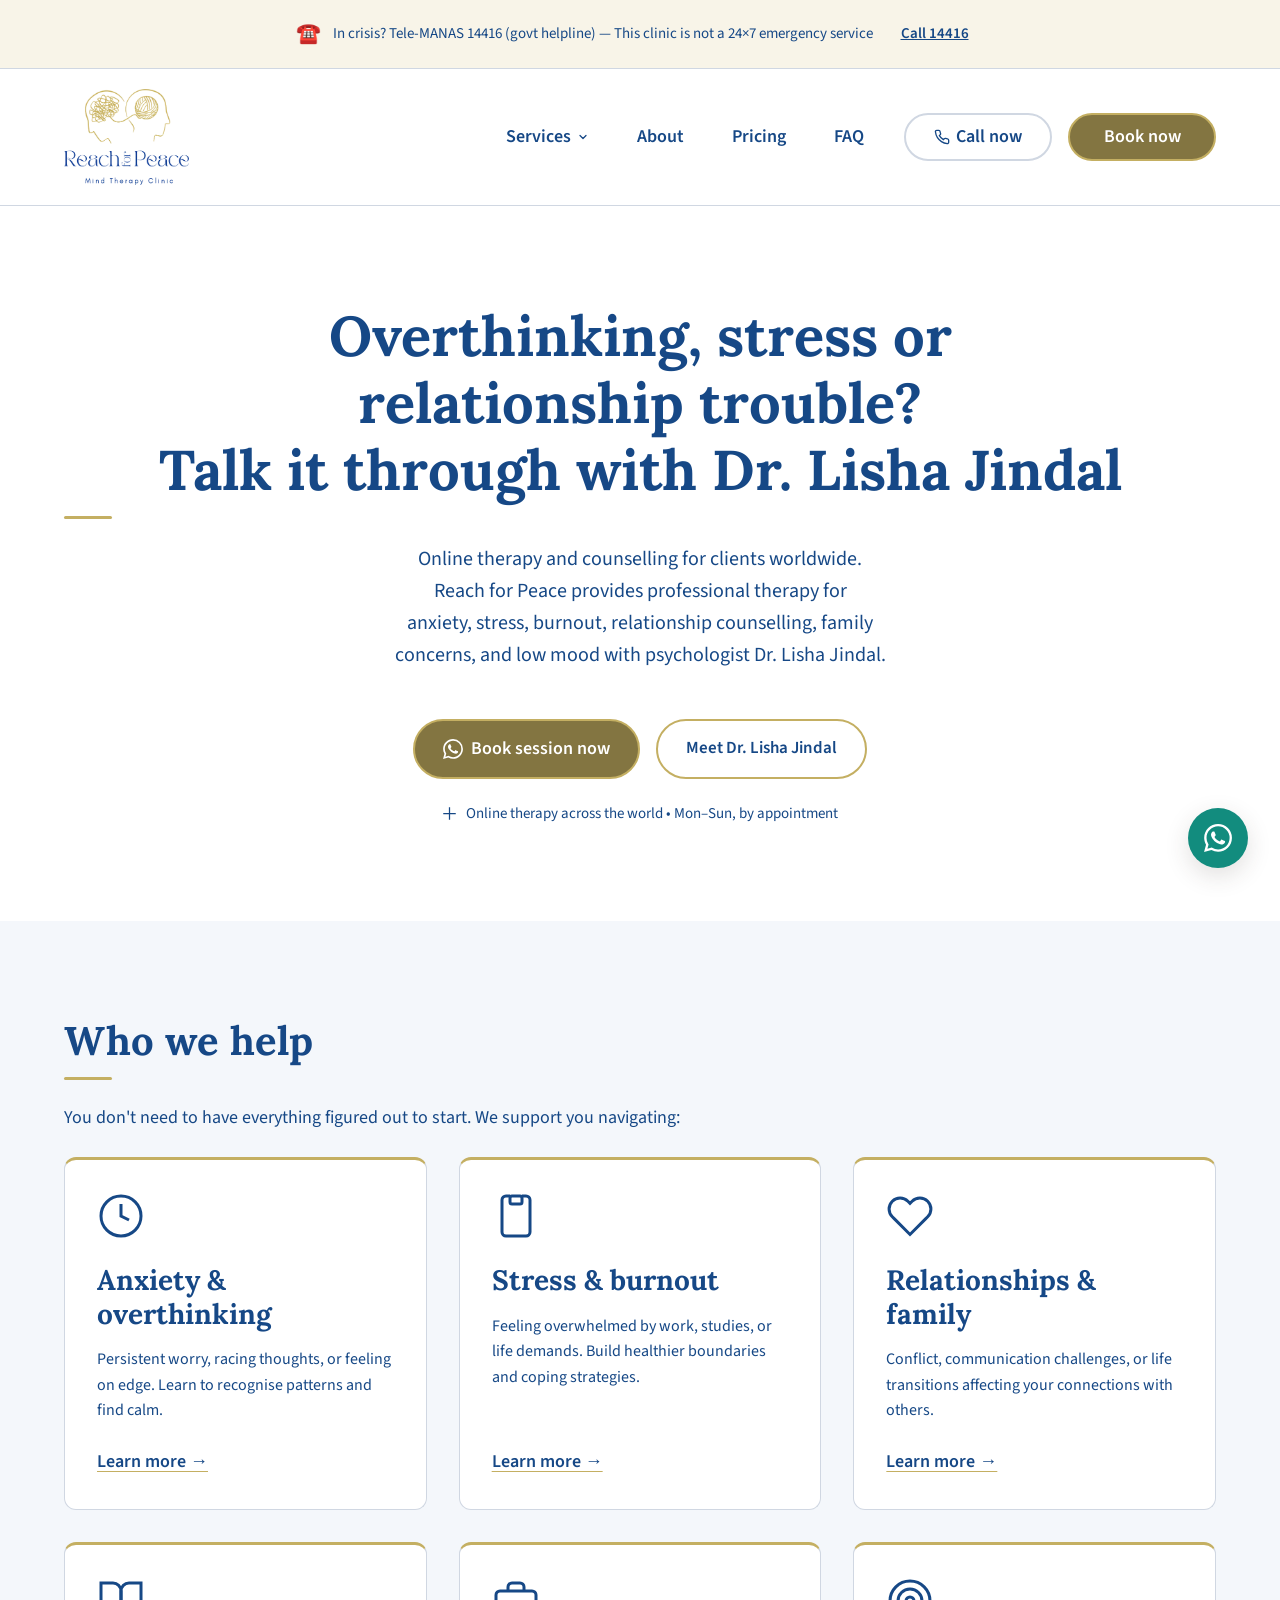
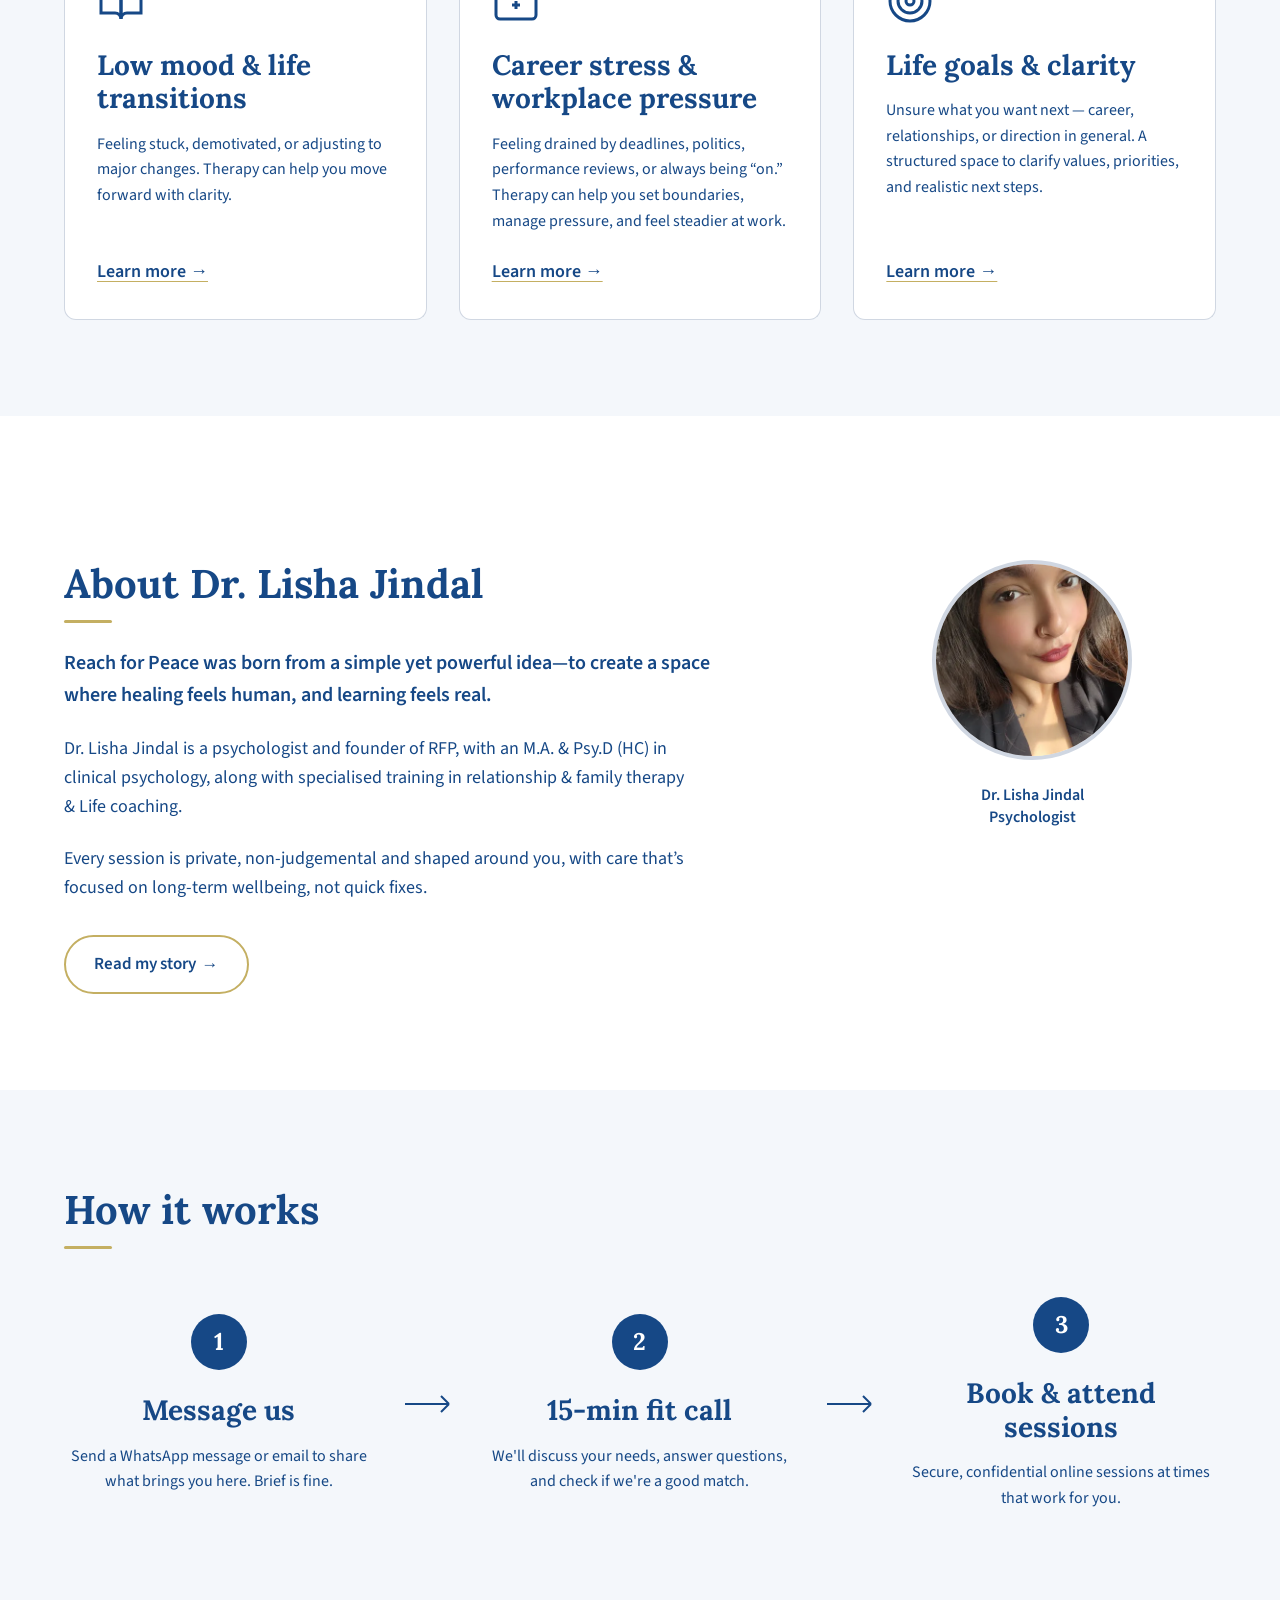
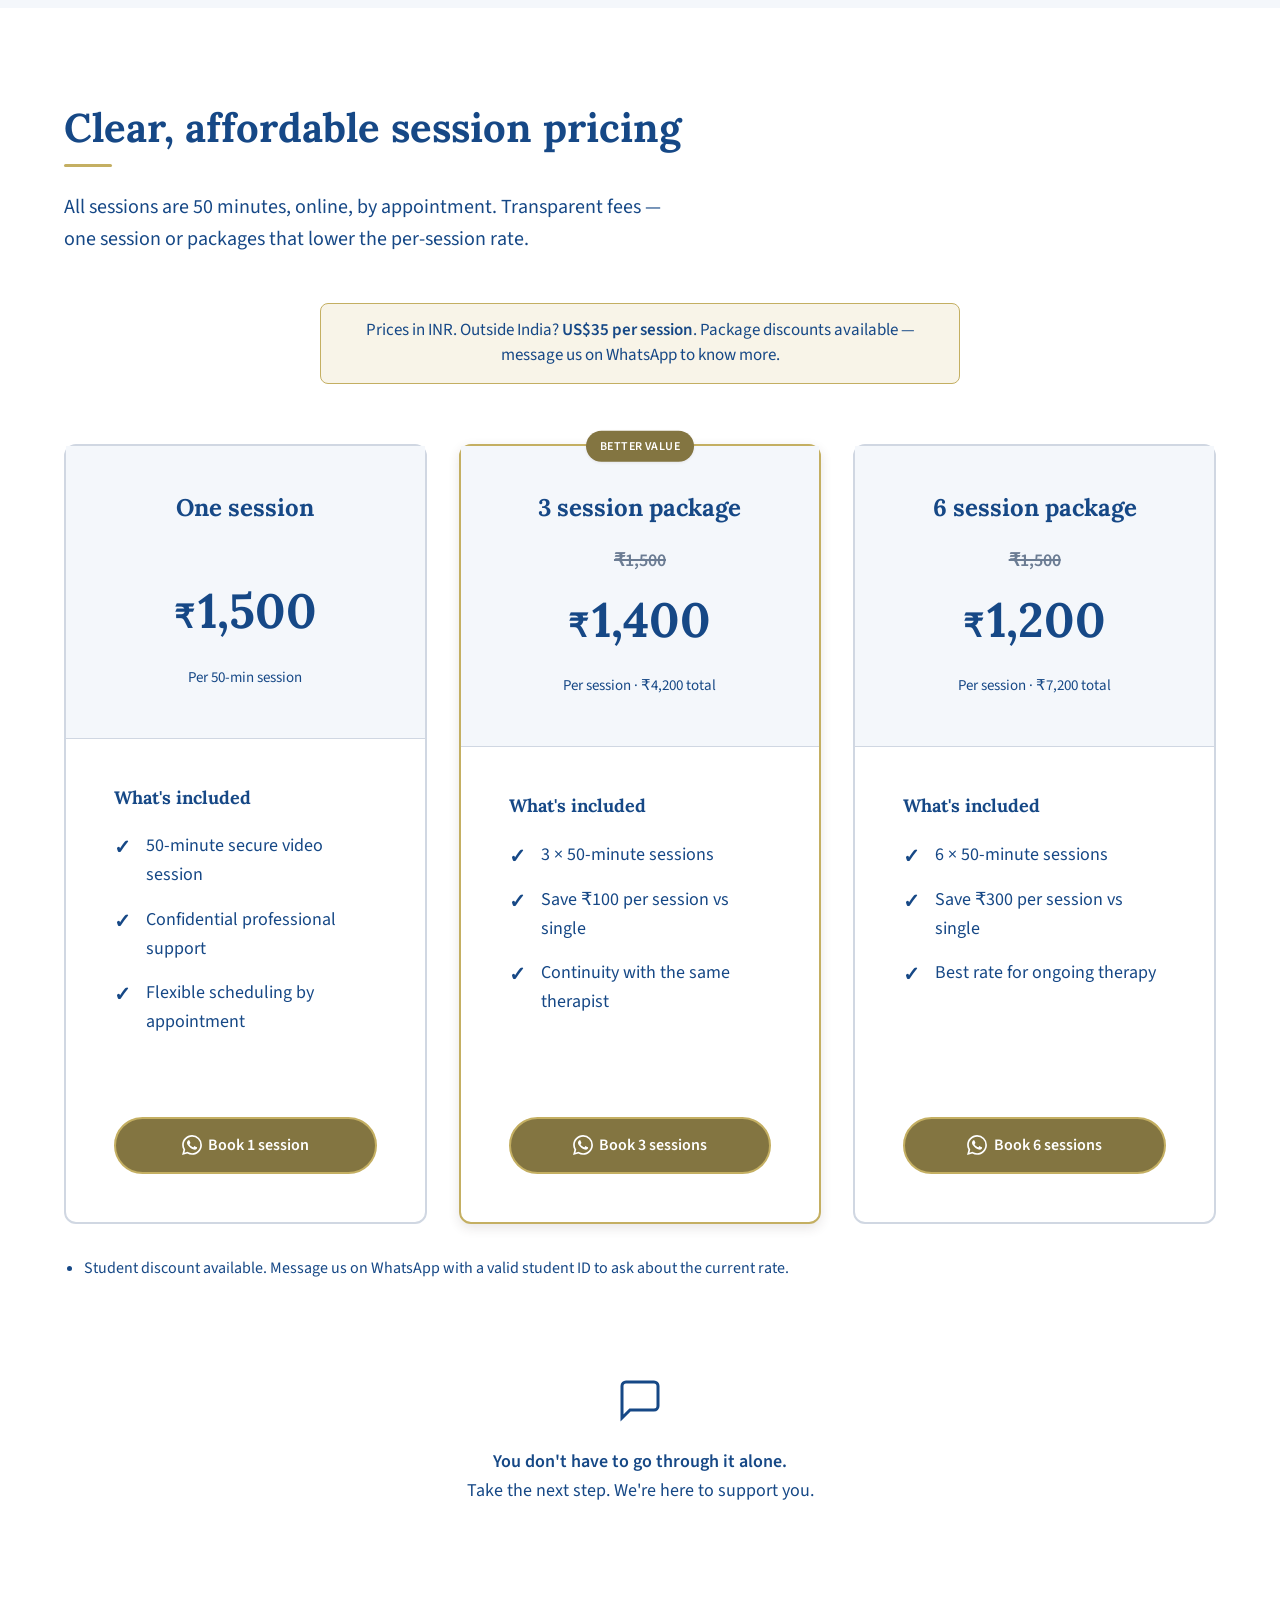
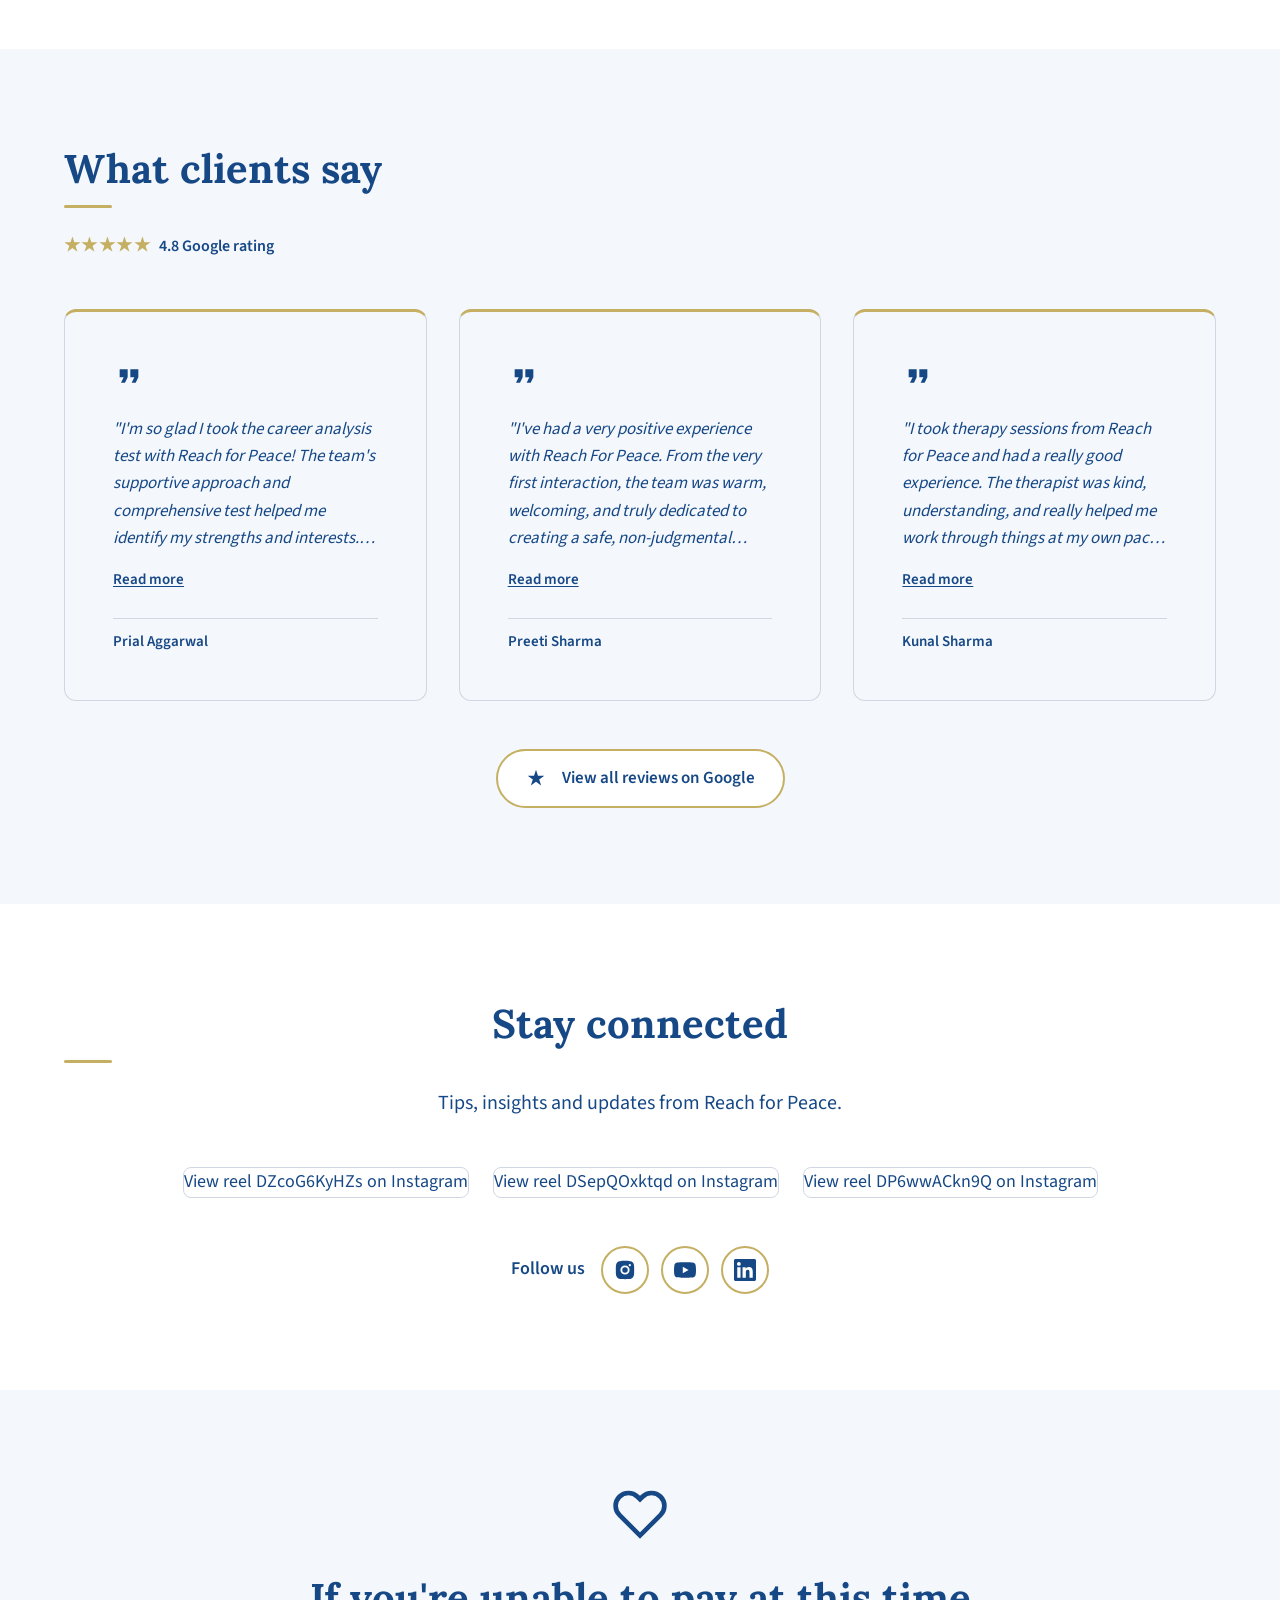
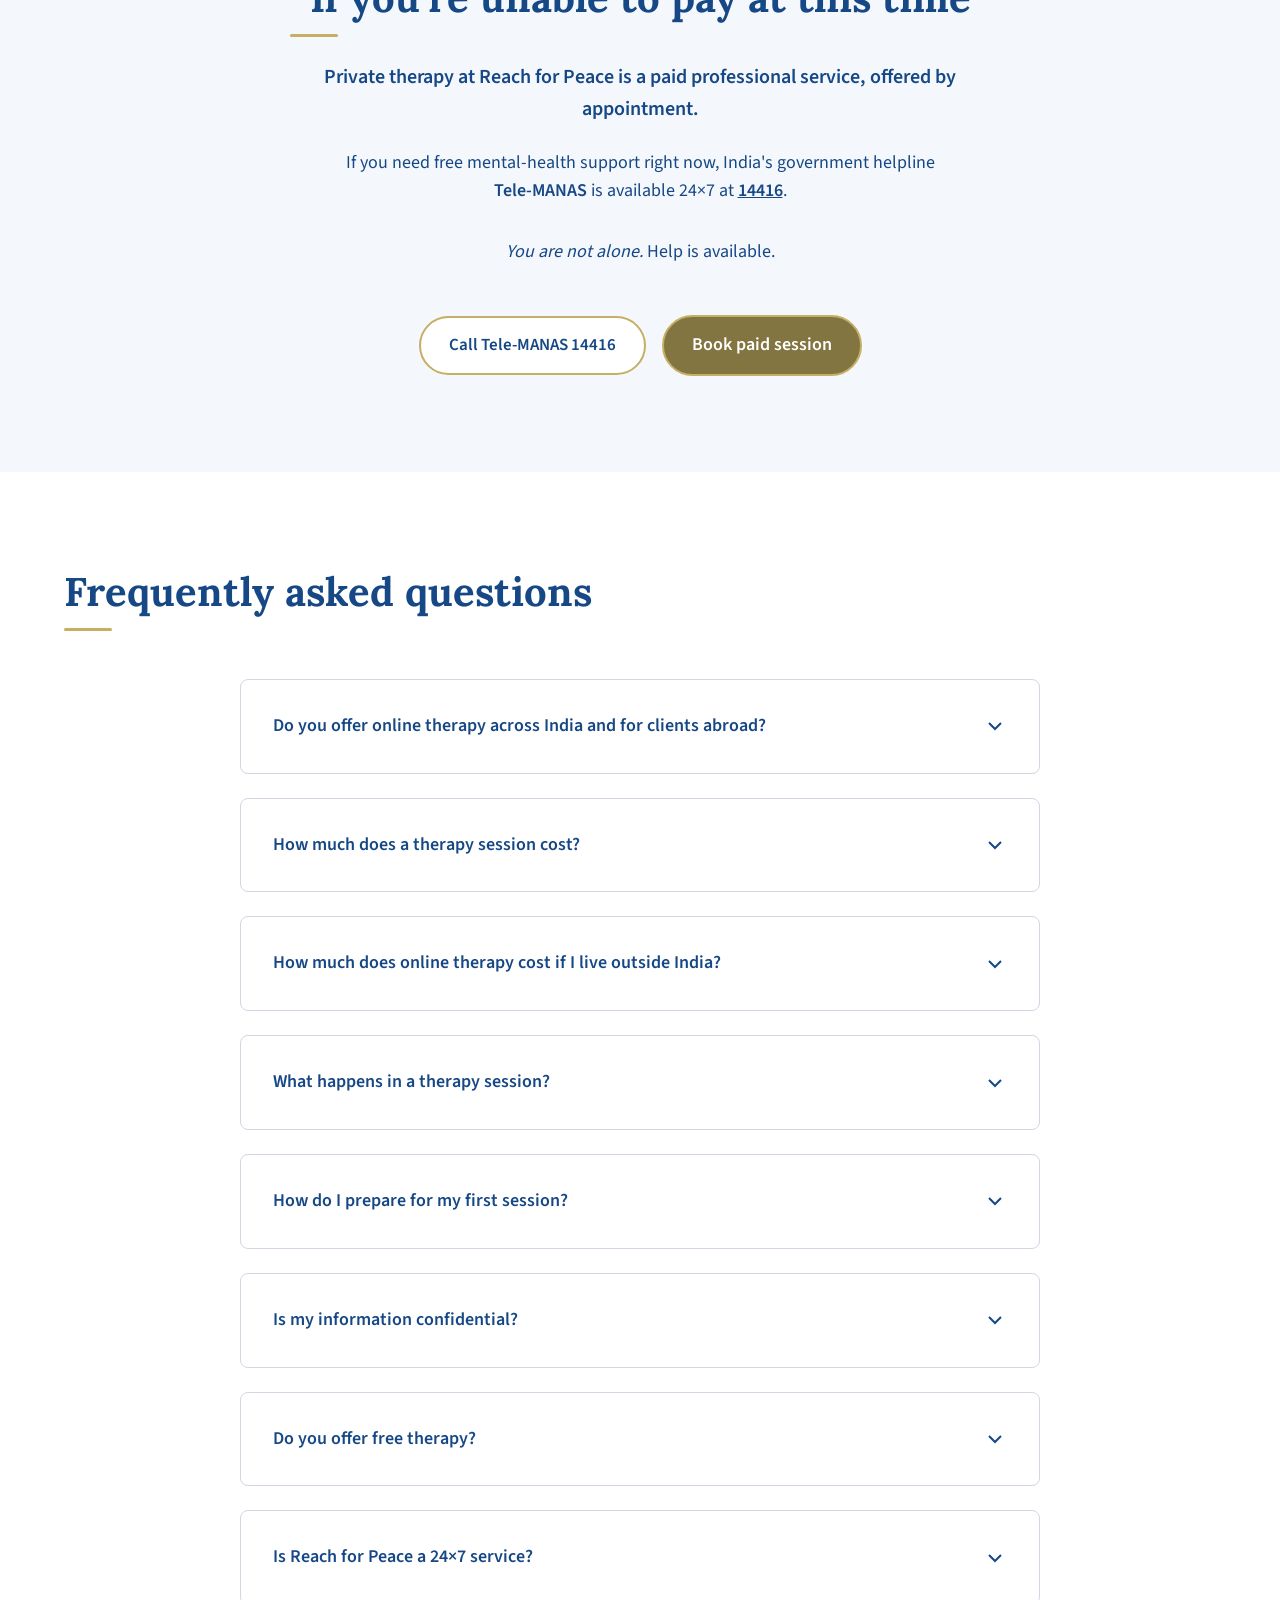
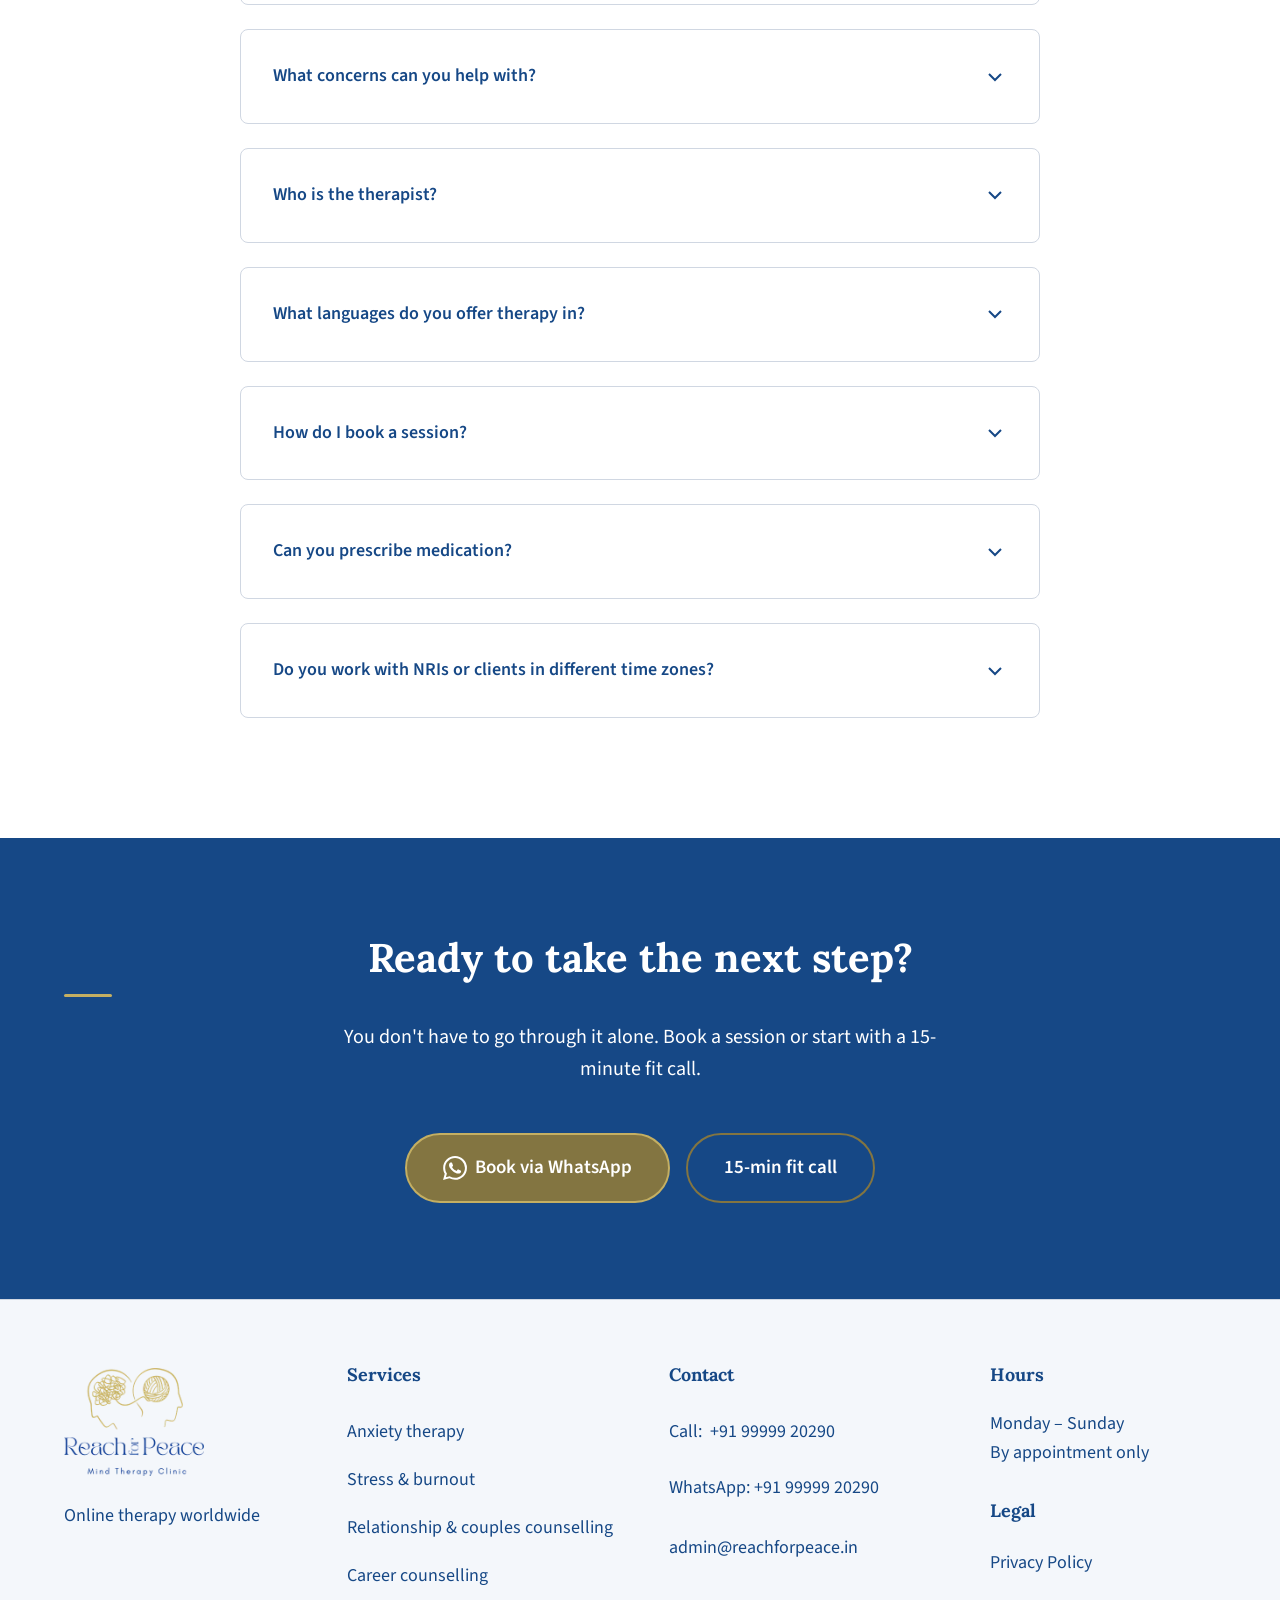
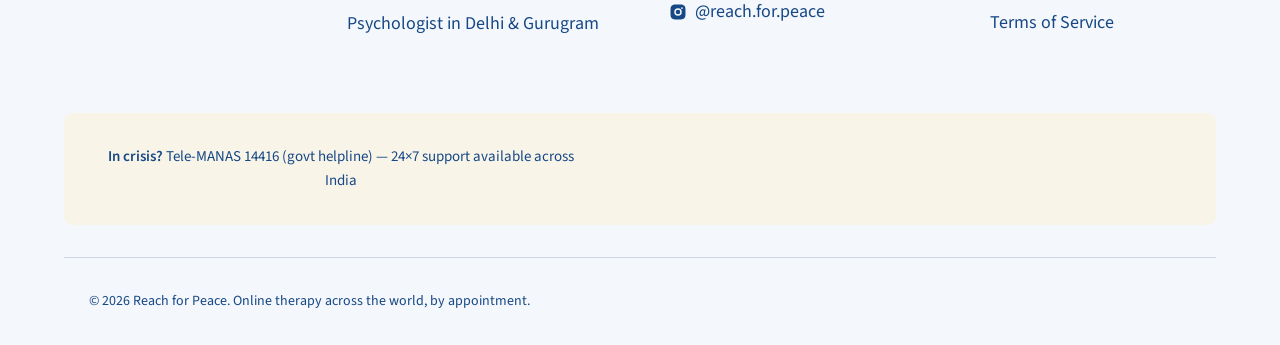
<file: index.html>
<!DOCTYPE html>
<html lang="en-IN">
<head>
    <meta charset="UTF-8">
    <meta name="viewport" content="width=device-width, initial-scale=1.0">
    <title>Online Therapy &amp; Counselling | Reach for Peace</title>
    <meta name="description" content="Online therapy and counselling with psychologist Dr. Lisha Jindal for anxiety, stress, relationships and career pressure. English &amp; Hindi. Book on WhatsApp.">
    <meta name="robots" content="index, follow, max-image-preview:large">
    <meta name="author" content="Reach for Peace">
    <meta name="theme-color" content="#164886">
    <link rel="canonical" href="https://reachforpeace.in/">
    <link rel="alternate" hreflang="en-IN" href="https://reachforpeace.in/" />
    <link rel="alternate" hreflang="x-default" href="https://reachforpeace.in/" />

    <!-- Open Graph -->
    <meta property="og:type" content="website">
    <meta property="og:locale" content="en_IN">
    <meta property="og:site_name" content="Reach for Peace">
    <meta property="og:title" content="Online Therapy &amp; Counselling | Reach for Peace">
    <meta property="og:description" content="Online therapy and counselling with psychologist Dr. Lisha Jindal for anxiety, stress, relationships and career pressure. English &amp; Hindi. Book on WhatsApp.">
    <meta property="og:url" content="https://reachforpeace.in/">
    <meta property="og:image" content="https://reachforpeace.in/assets/og-reach-for-peace.png">
    <meta property="og:image:alt" content="Reach for Peace — online therapy, feel heard, supported and clear">
    <meta property="og:image:width" content="1200">
    <meta property="og:image:height" content="630">

    <!-- Twitter -->
    <meta name="twitter:card" content="summary_large_image">
    <meta name="twitter:title" content="Online Therapy &amp; Counselling | Reach for Peace">
    <meta name="twitter:description" content="Online therapy and counselling with psychologist Dr. Lisha Jindal for anxiety, stress, relationships and career pressure. English &amp; Hindi. Book on WhatsApp.">
    <meta name="twitter:image" content="https://reachforpeace.in/assets/og-reach-for-peace.png">

    <link rel="icon" href="/favicon.ico" sizes="16x16 32x32">
    <link rel="icon" type="image/png" sizes="48x48" href="/assets/favicon-48x48.png">
    <link rel="icon" type="image/png" sizes="96x96" href="/assets/favicon-96x96.png">
    <link rel="icon" type="image/png" sizes="192x192" href="/assets/icon-192.png">
    <link rel="icon" type="image/png" sizes="512x512" href="/assets/icon-512.png">
    <link rel="apple-touch-icon" sizes="180x180" href="/apple-touch-icon.png">
    <link rel="manifest" href="/site.webmanifest">
    <link rel="describedby" href="/llms.txt" title="llms.txt">

    <!-- Fonts -->
    <link rel="preload" href="/assets/fonts/lora-v37-latin-700.woff2" as="font" type="font/woff2" crossorigin>
    <link rel="preload" href="/assets/fonts/source-sans-3-v20-latin-regular.woff2" as="font" type="font/woff2" crossorigin>
    
    <!-- Styles -->
    <link rel="stylesheet" href="css/styles.css">
    <!-- Swiper 11 (mobile testimonials + Instagram sliders) -->
    <link rel="stylesheet" href="css/vendor/swiper-bundle.min.css">
    
    <!-- JSON-LD Structured Data -->
    <script type="application/ld+json">
{
  "@context": "https://schema.org",
  "@graph": [
    {
      "@type": "ProfessionalService",
      "@id": "https://reachforpeace.in/#organization",
      "name": "Reach for Peace",
      "alternateName": [
        "RFP",
        "Reach for Peace Mind Therapy Clinic"
      ],
      "description": "Online therapy and counselling with psychologist Dr. Lisha Jindal for clients across India and abroad. Anxiety, stress, burnout, relationship and couples counselling, and career counselling, in English and Hindi.",
      "url": "https://reachforpeace.in/",
      "image": "https://reachforpeace.in/assets/og-reach-for-peace.png",
      "logo": "https://reachforpeace.in/assets/logo-reach-for-peace.png",
      "email": "admin@reachforpeace.in",
      "sameAs": [
        "https://www.instagram.com/reach.for.peace/",
        "https://www.linkedin.com/company/reachforpeace",
        "https://www.youtube.com/@Baatcheetwithbae"
      ],
      "areaServed": [
        {
          "@type": "Country",
          "name": "India"
        },
        "Worldwide"
      ],
      "priceRange": "₹1,200–₹1,500 per session",
      "openingHoursSpecification": {
        "@type": "OpeningHoursSpecification",
        "dayOfWeek": [
          "Monday",
          "Tuesday",
          "Wednesday",
          "Thursday",
          "Friday",
          "Saturday",
          "Sunday"
        ],
        "opens": "09:00",
        "closes": "20:00"
      },
      "founder": {
        "@id": "https://reachforpeace.in/#founder"
      },
      "employee": {
        "@id": "https://reachforpeace.in/#founder"
      },
      "hasOfferCatalog": {
        "@type": "OfferCatalog",
        "name": "Online therapy session packages",
        "itemListElement": [
          {
            "@type": "Offer",
            "itemOffered": {
              "@type": "Service",
              "name": "One session",
              "description": "Single 50-minute online therapy session",
              "serviceType": "Online therapy"
            },
            "name": "One session",
            "description": "Single 50-minute online therapy session",
            "price": "1500",
            "priceCurrency": "INR",
            "availability": "https://schema.org/InStock"
          },
          {
            "@type": "Offer",
            "itemOffered": {
              "@type": "Service",
              "name": "3-session package",
              "description": "Three 50-minute online therapy sessions at ₹1,400 per session (₹4,200 total)",
              "serviceType": "Online therapy"
            },
            "name": "3-session package",
            "description": "Three 50-minute online therapy sessions at ₹1,400 per session (₹4,200 total)",
            "price": "4200",
            "priceCurrency": "INR",
            "availability": "https://schema.org/InStock"
          },
          {
            "@type": "Offer",
            "itemOffered": {
              "@type": "Service",
              "name": "6-session package",
              "description": "Six 50-minute online therapy sessions at ₹1,200 per session (₹7,200 total)",
              "serviceType": "Online therapy"
            },
            "name": "6-session package",
            "description": "Six 50-minute online therapy sessions at ₹1,200 per session (₹7,200 total)",
            "price": "7200",
            "priceCurrency": "INR",
            "availability": "https://schema.org/InStock"
          },
          {
            "@type": "Offer",
            "itemOffered": {
              "@type": "Service",
              "name": "International session",
              "description": "50-minute online therapy session for clients outside India",
              "serviceType": "Online therapy"
            },
            "name": "International session",
            "description": "50-minute online therapy session for clients outside India",
            "price": "35",
            "priceCurrency": "USD",
            "availability": "https://schema.org/InStock"
          }
        ]
      },
      "makesOffer": [
        {
          "@type": "Offer",
          "itemOffered": {
            "@id": "https://reachforpeace.in/therapy-for-anxiety#service"
          }
        },
        {
          "@type": "Offer",
          "itemOffered": {
            "@id": "https://reachforpeace.in/stress-and-burnout-counselling#service"
          }
        },
        {
          "@type": "Offer",
          "itemOffered": {
            "@id": "https://reachforpeace.in/relationship-counselling#service"
          }
        },
        {
          "@type": "Offer",
          "itemOffered": {
            "@id": "https://reachforpeace.in/career-counselling#service"
          }
        },
        {
          "@type": "Offer",
          "itemOffered": {
            "@id": "https://reachforpeace.in/psychologist-delhi-gurugram#service"
          }
        }
      ],
      "knowsLanguage": [
        "en-IN",
        "hi-IN"
      ]
    },
    {
      "@type": "Person",
      "@id": "https://reachforpeace.in/#founder",
      "name": "Dr. Lisha Jindal",
      "jobTitle": "Psychologist",
      "url": "https://reachforpeace.in/about",
      "image": "https://reachforpeace.in/assets/dr-lisha-jindal-psychologist.jpg",
      "worksFor": {
        "@id": "https://reachforpeace.in/#organization"
      },
      "knowsAbout": [
        "Anxiety",
        "Stress",
        "Career pressure",
        "Burnout",
        "Relationship counselling",
        "Family concerns",
        "Low mood",
        "Online therapy"
      ]
    },
    {
      "@type": "WebSite",
      "@id": "https://reachforpeace.in/#website",
      "url": "https://reachforpeace.in/",
      "name": "Reach for Peace",
      "description": "Online therapy and counselling with psychologist Dr. Lisha Jindal for anxiety, stress, relationships and career pressure. English & Hindi. Book on WhatsApp.",
      "publisher": {
        "@id": "https://reachforpeace.in/#organization"
      },
      "inLanguage": "en-IN"
    },
    {
      "@type": "WebPage",
      "@id": "https://reachforpeace.in/#webpage",
      "url": "https://reachforpeace.in/",
      "name": "Online Therapy & Counselling | Psychologist Dr. Lisha Jindal",
      "description": "Online therapy and counselling with psychologist Dr. Lisha Jindal for anxiety, stress, relationships and career pressure. English & Hindi. Book on WhatsApp.",
      "isPartOf": {
        "@id": "https://reachforpeace.in/#website"
      },
      "about": {
        "@id": "https://reachforpeace.in/#organization"
      },
      "mainEntity": {
        "@id": "https://reachforpeace.in/#organization"
      },
      "inLanguage": "en-IN"
    },
    {
      "@type": "FAQPage",
      "@id": "https://reachforpeace.in/#faq",
      "mainEntity": [
        {
          "@type": "Question",
          "name": "Do you offer online therapy across India and for clients abroad?",
          "acceptedAnswer": {
            "@type": "Answer",
            "text": "Yes. All sessions are online via secure video or audio calls for clients in Delhi, Gurugram, across India, and abroad, by appointment only."
          }
        },
        {
          "@type": "Question",
          "name": "How much does a therapy session cost?",
          "acceptedAnswer": {
            "@type": "Answer",
            "text": "One session is ₹1,500. A 3-session package is ₹1,400 per session (₹4,200 total). A 6-session package is ₹1,200 per session (₹7,200 total). Student discounts are available — message us on WhatsApp with a valid student ID to ask about the current rate."
          }
        },
        {
          "@type": "Question",
          "name": "How much does online therapy cost if I live outside India?",
          "acceptedAnswer": {
            "@type": "Answer",
            "text": "Online sessions for clients outside India are US$35 per session, on video or audio, in English or Hindi. Message us on WhatsApp to book, and we'll share payment details and help you find a time that works in your time zone."
          }
        },
        {
          "@type": "Question",
          "name": "What happens in a therapy session?",
          "acceptedAnswer": {
            "@type": "Answer",
            "text": "Sessions are a confidential space to talk through what's on your mind. Dr. Jindal will listen, help you identify patterns, and work with you to develop practical coping strategies and insights. Each 50-minute session is tailored to your specific concerns."
          }
        },
        {
          "@type": "Question",
          "name": "How do I prepare for my first session?",
          "acceptedAnswer": {
            "@type": "Answer",
            "text": "No special preparation needed. Find a quiet, private space where you feel comfortable. Think about what brings you to therapy, but you don't need to have everything organised — we'll explore together."
          }
        },
        {
          "@type": "Question",
          "name": "Is my information confidential?",
          "acceptedAnswer": {
            "@type": "Answer",
            "text": "Yes, completely. All sessions are private and confidential, following professional ethical guidelines for psychologists in India. Information is only shared with your explicit consent or in rare legally required circumstances (such as risk of harm)."
          }
        },
        {
          "@type": "Question",
          "name": "Do you offer free therapy?",
          "acceptedAnswer": {
            "@type": "Answer",
            "text": "Reach for Peace is a paid professional service. If you need free support, please contact Tele-MANAS at 14416 — a 24×7 government mental health helpline available across India."
          }
        },
        {
          "@type": "Question",
          "name": "Is Reach for Peace a 24×7 service?",
          "acceptedAnswer": {
            "@type": "Answer",
            "text": "No, we operate by appointment only, Monday to Sunday. This is not an emergency or crisis service. For 24×7 crisis support, please contact Tele-MANAS at 14416."
          }
        },
        {
          "@type": "Question",
          "name": "What concerns can you help with?",
          "acceptedAnswer": {
            "@type": "Answer",
            "text": "We support you navigating anxiety, stress, burnout, overthinking, relationship challenges, family dynamics, low mood, and life transitions. If you're unsure whether therapy is right for your situation, book a fit call to discuss."
          }
        },
        {
          "@type": "Question",
          "name": "Who is the therapist?",
          "acceptedAnswer": {
            "@type": "Answer",
            "text": "Dr. Lisha Jindal is a psychologist and founder of RFP, with an M.A. & Psy.D (HC) in clinical psychology, along with specialised training in relationship & family therapy & Life coaching. She brings a warm, individualised approach to counselling for anxiety, stress, relationship challenges, attachment issues, overthinking and life transitions."
          }
        },
        {
          "@type": "Question",
          "name": "What languages do you offer therapy in?",
          "acceptedAnswer": {
            "@type": "Answer",
            "text": "Sessions are available in English and Hindi."
          }
        },
        {
          "@type": "Question",
          "name": "How do I book a session?",
          "acceptedAnswer": {
            "@type": "Answer",
            "text": "Send a message via WhatsApp or email with a brief note about what brings you here. We'll arrange a 15-minute fit call, and if it's a good match, we'll schedule your first paid session."
          }
        },
        {
          "@type": "Question",
          "name": "Can you prescribe medication?",
          "acceptedAnswer": {
            "@type": "Answer",
            "text": "No. As a psychologist, Dr. Jindal provides therapy and counselling but does not prescribe medication. If medication is needed, we can coordinate with a psychiatrist."
          }
        },
        {
          "@type": "Question",
          "name": "Do you work with NRIs or clients in different time zones?",
          "acceptedAnswer": {
            "@type": "Answer",
            "text": "Case-by-case basis. Sessions are scheduled during Indian Standard Time (IST) working hours, Monday to Sunday. Please inquire if you're in a different time zone."
          }
        }
      ]
    }
  ]
}
    </script>

    <!-- Microsoft Clarity -->
    <script type="text/javascript">
        (function(c,l,a,r,i,t,y){
            c[a]=c[a]||function(){(c[a].q=c[a].q||[]).push(arguments)};
            t=l.createElement(r);t.async=1;t.src="https://www.clarity.ms/tag/"+i;
            y=l.getElementsByTagName(r)[0];y.parentNode.insertBefore(t,y);
        })(window, document, "clarity", "script", "yhasz21bfp");
    </script>
</head>
<body>
    <!-- Skip Link for Accessibility -->
    <a href="#main-content" class="skip-link">Skip to main content</a>
    
    <!-- Crisis Strip -->
    <div class="crisis-strip" role="banner" aria-label="Crisis helpline information">
        <div class="container">
            <span class="crisis-icon" aria-hidden="true">☎️</span>
            <span>In crisis? Tele-MANAS 14416 (govt helpline) — This clinic is not a 24×7 emergency service</span>
            <a href="tel:14416" class="crisis-link" aria-label="Call Tele-MANAS crisis helpline at 14416">Call 14416</a>
        </div>
    </div>
    
    <!-- Header -->
    <header class="site-header" role="banner">
        <div class="container">
            <div class="header-content">
                <a href="/" class="wordmark" aria-label="Reach for Peace — Mind Therapy Clinic">
                    <picture>
                        <source type="image/webp" srcset="assets/logo-nav.webp">
                        <img src="assets/logo-nav.png" alt="Reach for Peace Mind Therapy Clinic" class="site-logo site-logo--nav" width="270" height="208" decoding="async" fetchpriority="high">
                    </picture>
                </a>
                <button class="mobile-menu-toggle" aria-label="Toggle navigation menu" aria-expanded="false">
                    <span class="hamburger"></span>
                </button>
                <nav class="main-nav" role="navigation" aria-label="Main navigation">
                    <ul>
                        <li class="nav-dropdown">
                            <button type="button" class="nav-dropdown-toggle" aria-expanded="false" aria-controls="nav-services-menu">Services<svg class="nav-dropdown-caret" width="12" height="12" viewBox="0 0 24 24" fill="none" stroke="currentColor" stroke-width="2.5" stroke-linecap="round" stroke-linejoin="round" aria-hidden="true" focusable="false"><polyline points="6 9 12 15 18 9"/></svg></button>
                            <ul class="nav-dropdown-menu" id="nav-services-menu">
                                <li><a href="/therapy-for-anxiety">Anxiety therapy</a></li>
                                <li><a href="/stress-and-burnout-counselling">Stress &amp; burnout</a></li>
                                <li><a href="/relationship-counselling">Relationship &amp; couples counselling</a></li>
                                <li><a href="/career-counselling">Career counselling</a></li>
                            </ul>
                        </li>
                        <li><a href="/about">About</a></li>
                        <li><a href="#pricing">Pricing</a></li>
                        <li><a href="#faq">FAQ</a></li>
                        <li class="nav-actions">
                            <a href="tel:+919999920290" class="nav-call" id="nav-call" aria-label="Call Reach for Peace now">
                                <svg class="nav-call-icon" width="16" height="16" viewBox="0 0 24 24" fill="none" stroke="currentColor" stroke-width="2" aria-hidden="true"><path d="M22 16.92v3a2 2 0 0 1-2.18 2 19.79 19.79 0 0 1-8.63-3.07 19.5 19.5 0 0 1-6-6 19.79 19.79 0 0 1-3.07-8.67A2 2 0 0 1 4.11 2h3a2 2 0 0 1 2 1.72c.127.96.361 1.903.7 2.81a2 2 0 0 1-.45 2.11L8.09 9.91a16 16 0 0 0 6 6l1.27-1.27a2 2 0 0 1 2.11-.45c.907.339 1.85.573 2.81.7A2 2 0 0 1 22 16.92z"/></svg>
                                <span class="nav-call-label">Call now</span>
                            </a>
                            <a href="#book" class="nav-cta">Book now</a>
                        </li>
                    </ul>
                </nav>
            </div>
        </div>
    </header>
    
    <!-- Main Content -->
    <main id="main-content">
        <!-- Hero Section -->
        <section class="hero" aria-labelledby="hero-heading">
            <div class="container">
                <h1 id="hero-heading">Overthinking, stress or relationship trouble? <span class="hero-heading-keep">Talk it through</span> with Dr. Lisha Jindal</h1>
                <p class="hero-subcopy">Online therapy and counselling for clients worldwide. Reach for Peace provides professional therapy for anxiety, stress, burnout, relationship counselling, family concerns, and low mood with psychologist Dr. Lisha Jindal.</p>
                
                <div class="hero-cta-group">
                    <a href="https://wa.me/919999920290?text=Hi%2C%20I%20would%20like%20to%20book%20a%20therapy%20session%20with%20Reach%20for%20Peace." class="btn btn-primary btn-whatsapp" id="hero-book-whatsapp" aria-label="Book session now on WhatsApp">
                        <svg class="whatsapp-icon" width="20" height="20" viewBox="0 0 24 24" fill="currentColor" aria-hidden="true">
                            <path d="M17.472 14.382c-.297-.149-1.758-.867-2.03-.967-.273-.099-.471-.148-.67.15-.197.297-.767.966-.94 1.164-.173.199-.347.223-.644.075-.297-.15-1.255-.463-2.39-1.475-.883-.788-1.48-1.761-1.653-2.059-.173-.297-.018-.458.13-.606.134-.133.298-.347.446-.52.149-.174.198-.298.298-.497.099-.198.05-.371-.025-.52-.075-.149-.669-1.612-.916-2.207-.242-.579-.487-.5-.669-.51-.173-.008-.371-.01-.57-.01-.198 0-.52.074-.792.372-.272.297-1.04 1.016-1.04 2.479 0 1.462 1.065 2.875 1.213 3.074.149.198 2.096 3.2 5.077 4.487.709.306 1.262.489 1.694.625.712.227 1.36.195 1.871.118.571-.085 1.758-.719 2.006-1.413.248-.694.248-1.289.173-1.413-.074-.124-.272-.198-.57-.347m-5.421 7.403h-.004a9.87 9.87 0 01-5.031-1.378l-.361-.214-3.741.982.998-3.648-.235-.374a9.86 9.86 0 01-1.51-5.26c.001-5.45 4.436-9.884 9.888-9.884 2.64 0 5.122 1.03 6.988 2.898a9.825 9.825 0 012.893 6.994c-.003 5.45-4.437 9.884-9.885 9.884m8.413-18.297A11.815 11.815 0 0012.05 0C5.495 0 .16 5.335.157 11.892c0 2.096.547 4.142 1.588 5.945L.057 24l6.305-1.654a11.882 11.882 0 005.683 1.448h.005c6.554 0 11.89-5.335 11.893-11.893a11.821 11.821 0 00-3.48-8.413Z"/>
                        </svg>
                        Book session now
                    </a>
                    <a href="#about" class="btn btn-secondary" id="hero-meet-dr" aria-label="Meet Dr. Lisha Jindal">Meet Dr. Lisha Jindal</a>
              
              
                </div>

                <p class="hero-availability"><svg width="16" height="16" viewBox="0 0 24 24" fill="none" stroke="currentColor" stroke-width="2" aria-hidden="true"><path d="M12 2v20M2 12h20"/></svg> Online therapy across the world • Mon–Sun, by appointment</p>
            </div>
        </section>
        
        <!-- Who We Help -->
        <section class="who-we-help" aria-labelledby="who-heading">
            <div class="container">
                <h2 id="who-heading">Who we help</h2>
                <p class="">You don't need to have everything figured out to start. We support you navigating:</p>
                
                <div class="help-grid">
                    <div class="help-card help-card--link">
                        <div class="help-icon" aria-hidden="true">
                            <svg width="48" height="48" viewBox="0 0 24 24" fill="none" stroke="currentColor" stroke-width="1.5">
                                <path d="M12 2C6.48 2 2 6.48 2 12s4.48 10 10 10 10-4.48 10-10S17.52 2 12 2z"/>
                                <path d="M12 6v6l4 2"/>
                            </svg>
                        </div>
                        <h3><a href="/therapy-for-anxiety" class="help-card-link">Anxiety & overthinking</a></h3>
                        <p>Persistent worry, racing thoughts, or feeling on edge. Learn to recognise patterns and find calm.</p>
                        <span class="help-card-more" aria-hidden="true">Learn more →</span>
                    </div>
                    
                    <div class="help-card help-card--link">
                        <div class="help-icon" aria-hidden="true">
                            <svg width="48" height="48" viewBox="0 0 24 24" fill="none" stroke="currentColor" stroke-width="1.5">
                                <path d="M9 2H7a2 2 0 0 0-2 2v16a2 2 0 0 0 2 2h10a2 2 0 0 0 2-2V4a2 2 0 0 0-2-2h-2"/>
                                <rect x="9" y="2" width="6" height="4" rx="1"/>
                            </svg>
                        </div>
                        <h3><a href="/stress-and-burnout-counselling" class="help-card-link">Stress & burnout</a></h3>
                        <p>Feeling overwhelmed by work, studies, or life demands. Build healthier boundaries and coping strategies.</p>
                        <span class="help-card-more" aria-hidden="true">Learn more →</span>
                    </div>
                    
                    <div class="help-card help-card--link">
                        <div class="help-icon" aria-hidden="true">
                            <svg width="48" height="48" viewBox="0 0 24 24" fill="none" stroke="currentColor" stroke-width="1.5">
                                <path d="M20.84 4.61a5.5 5.5 0 0 0-7.78 0L12 5.67l-1.06-1.06a5.5 5.5 0 0 0-7.78 7.78l1.06 1.06L12 21.23l7.78-7.78 1.06-1.06a5.5 5.5 0 0 0 0-7.78z"/>
                            </svg>
                        </div>
                        <h3><a href="/relationship-counselling" class="help-card-link">Relationships & family</a></h3>
                        <p>Conflict, communication challenges, or life transitions affecting your connections with others.</p>
                        <span class="help-card-more" aria-hidden="true">Learn more →</span>
                    </div>
                    
                    <div class="help-card help-card--link">
                        <div class="help-icon" aria-hidden="true">
                            <svg width="48" height="48" viewBox="0 0 24 24" fill="none" stroke="currentColor" stroke-width="1.5">
                                <path d="M2 3h6a4 4 0 0 1 4 4v14a3 3 0 0 0-3-3H2z"/>
                                <path d="M22 3h-6a4 4 0 0 0-4 4v14a3 3 0 0 1 3-3h7z"/>
                            </svg>
                        </div>
                        <h3><a href="/therapy-for-anxiety" class="help-card-link">Low mood & life transitions</a></h3>
                        <p>Feeling stuck, demotivated, or adjusting to major changes. Therapy can help you move forward with clarity.</p>
                        <span class="help-card-more" aria-hidden="true">Learn more →</span>
                    </div>
                    
                    <div class="help-card help-card--link">
                        <div class="help-icon" aria-hidden="true">
                            <svg width="48" height="48" viewBox="0 0 24 24" fill="none" stroke="currentColor" stroke-width="1.5">
                                <rect x="2" y="7" width="20" height="14" rx="2"/>
                                <path d="M16 7V5a2 2 0 0 0-2-2h-4a2 2 0 0 0-2 2v2"/>
                                <path d="M12 12v4"/>
                                <path d="M10 14h4"/>
                            </svg>
                        </div>
                        <h3><a href="/stress-and-burnout-counselling" class="help-card-link">Career stress & workplace pressure</a></h3>
                        <p>Feeling drained by deadlines, politics, performance reviews, or always being “on.” Therapy can help you set boundaries, manage pressure, and feel steadier at work.</p>
                        <span class="help-card-more" aria-hidden="true">Learn more →</span>
                    </div>
                    
                    <div class="help-card help-card--link">
                        <div class="help-icon" aria-hidden="true">
                            <svg width="48" height="48" viewBox="0 0 24 24" fill="none" stroke="currentColor" stroke-width="1.5">
                                <circle cx="12" cy="12" r="10"/>
                                <circle cx="12" cy="12" r="6"/>
                                <circle cx="12" cy="12" r="2"/>
                            </svg>
                        </div>
                        <h3><a href="/career-counselling" class="help-card-link">Life goals & clarity</a></h3>
                        <p>Unsure what you want next — career, relationships, or direction in general. A structured space to clarify values, priorities, and realistic next steps.</p>
                        <span class="help-card-more" aria-hidden="true">Learn more →</span>
                    </div>
                </div>
            </div>
        </section>
        
        <!-- About -->
        <section class="about" id="about" aria-labelledby="about-heading">
            <div class="container">
                <div class="about-content">
                    <div class="about-text">
                        <h2 id="about-heading">About Dr. Lisha Jindal</h2>
                        
                        <p class="about-intro">Reach for Peace was born from a simple yet powerful idea—to create a space where healing feels human, and learning feels real.</p>
                        
                        <p>Dr. Lisha Jindal is a psychologist and founder of RFP, with an M.A. &amp; Psy.D (HC) in clinical psychology, along with specialised training in relationship &amp; family therapy &amp; Life coaching.</p>
                        
                        <p>Every session is private, non-judgemental and shaped around you, with care that’s focused on long-term wellbeing, not quick fixes.</p>
                        
                        <div class="about-story-cta" style="margin-top: var(--spacing-lg);">
                            <a href="/about" class="btn btn-secondary" id="home-about-read-story">Read my story<span class="btn-arrow" aria-hidden="true">→</span></a>
                        </div>
                    </div>
                    
                    <div class="about-avatar">
                        <picture>
                            <source
                                type="image/webp"
                                srcset="assets/dr-lisha-jindal-psychologist-400.webp 400w, assets/dr-lisha-jindal-psychologist.webp 800w"
                                sizes="(max-width: 640px) 70vw, 400px">
                            <img
                                class="avatar-photo"
                                src="assets/dr-lisha-jindal-psychologist.jpg"
                                srcset="assets/dr-lisha-jindal-psychologist-400.jpg 400w, assets/dr-lisha-jindal-psychologist.jpg 800w"
                                sizes="(max-width: 640px) 70vw, 400px"
                                alt="Dr. Lisha Jindal, psychologist at Reach for Peace"
                                width="400"
                                height="400"
                                loading="lazy"
                                decoding="async">
                        </picture>
                        <p class="avatar-caption">Dr. Lisha Jindal<br>Psychologist</p>
                    </div>
                </div>
            </div>
        </section>
        
        <!-- How It Works -->
        <section class="how-it-works" aria-labelledby="how-heading">
            <div class="container">
                <h2 id="how-heading">How it works</h2>
                
                <div class="steps-grid">
                    <div class="step">
                        <div class="step-number" aria-hidden="true">1</div>
                        <h3>Message us</h3>
                        <p>Send a WhatsApp message or email to share what brings you here. Brief is fine.</p>
                    </div>
                    
                    <svg class="step-arrow" width="48" height="24" viewBox="0 0 48 24" fill="none" aria-hidden="true">
                        <path d="M0 12h44m0 0l-8-8m8 8l-8 8" stroke="currentColor" stroke-width="2"/>
                    </svg>
                    
                    <div class="step">
                        <div class="step-number" aria-hidden="true">2</div>
                        <h3>15-min fit call</h3>
                        <p>We'll discuss your needs, answer questions, and check if we're a good match.</p>
                    </div>
                    
                    <svg class="step-arrow" width="48" height="24" viewBox="0 0 48 24" fill="none" aria-hidden="true">
                        <path d="M0 12h44m0 0l-8-8m8 8l-8 8" stroke="currentColor" stroke-width="2"/>
                    </svg>
                    
                    <div class="step">
                        <div class="step-number" aria-hidden="true">3</div>
                        <h3>Book & attend sessions</h3>
                        <p>Secure, confidential online sessions at times that work for you.</p>
                    </div>
                </div>
            </div>
        </section>
        
        
        <!-- Pricing -->
        <section class="pricing section--white-bg" id="pricing" aria-labelledby="pricing-heading">
            <div class="container">
                <h2 id="pricing-heading">Clear, affordable session pricing</h2>
                
                <p class="section-intro">All sessions are 50 minutes, online, by appointment. Transparent fees — one session or packages that lower the per-session rate.</p>

                <p class="pricing-student-note" style="text-align: center; margin-top: 0.5rem; margin-bottom: 2rem;">Prices in INR. Outside India? <strong>US$35 per session</strong>. Package discounts available — <a href="https://wa.me/919999920290" data-whatsapp-package="international-package-inquiry">message us on WhatsApp</a> to know more.</p>

                <div class="pricing-grid">
                    <article class="pricing-card">
                        <div class="pricing-header">
                            <h3>One session</h3>
                            <div class="price-amount">
                                <span class="price-currency">₹</span>
                                <span class="price-value">1,500</span>
                            </div>
                            <p class="pricing-note">Per 50-min session</p>
                        </div>
                        <div class="pricing-includes">
                            <h4>What's included</h4>
                            <ul>
                                <li>50-minute secure video session</li>
                                <li>Confidential professional support</li>
                                <li>Flexible scheduling by appointment</li>
                            </ul>
                        </div>
                        <a href="https://wa.me/919999920290?text=Hi%2C%20I%20would%20like%20to%20book%201%20session%20%28%E2%82%B91%2C500%29%20with%20Reach%20for%20Peace." class="btn btn-primary btn-whatsapp" data-whatsapp-package="one-session" aria-label="Book one session on WhatsApp">
                            <svg class="whatsapp-icon" width="20" height="20" viewBox="0 0 24 24" fill="currentColor" aria-hidden="true">
                            <path d="M17.472 14.382c-.297-.149-1.758-.867-2.03-.967-.273-.099-.471-.148-.67.15-.197.297-.767.966-.94 1.164-.173.199-.347.223-.644.075-.297-.15-1.255-.463-2.39-1.475-.883-.788-1.48-1.761-1.653-2.059-.173-.297-.018-.458.13-.606.134-.133.298-.347.446-.52.149-.174.198-.298.298-.497.099-.198.05-.371-.025-.52-.075-.149-.669-1.612-.916-2.207-.242-.579-.487-.5-.669-.51-.173-.008-.371-.01-.57-.01-.198 0-.52.074-.792.372-.272.297-1.04 1.016-1.04 2.479 0 1.462 1.065 2.875 1.213 3.074.149.198 2.096 3.2 5.077 4.487.709.306 1.262.489 1.694.625.712.227 1.36.195 1.871.118.571-.085 1.758-.719 2.006-1.413.248-.694.248-1.289.173-1.413-.074-.124-.272-.198-.57-.347m-5.421 7.403h-.004a9.87 9.87 0 01-5.031-1.378l-.361-.214-3.741.982.998-3.648-.235-.374a9.86 9.86 0 01-1.51-5.26c.001-5.45 4.436-9.884 9.888-9.884 2.64 0 5.122 1.03 6.988 2.898a9.825 9.825 0 012.893 6.994c-.003 5.45-4.437 9.884-9.885 9.884m8.413-18.297A11.815 11.815 0 0012.05 0C5.495 0 .16 5.335.157 11.892c0 2.096.547 4.142 1.588 5.945L.057 24l6.305-1.654a11.882 11.882 0 005.683 1.448h.005c6.554 0 11.89-5.335 11.893-11.893a11.821 11.821 0 00-3.48-8.413Z"/>
                        </svg>
                            Book 1 session
                        </a>
                    </article>

                    <article class="pricing-card pricing-card--featured">
                        <p class="pricing-badge">Better value</p>
                        <div class="pricing-header">
                            <h3>3 session package</h3>
                            <div class="price-amount price-amount--sale">
                                <span class="price-was" aria-label="Usual single-session rate">₹1,500</span>
                                <span class="price-now">
                                    <span class="price-currency">₹</span>
                                    <span class="price-value">1,400</span>
                                </span>
                            </div>
                            <p class="pricing-note">Per session · ₹4,200 total</p>
                        </div>
                        <div class="pricing-includes">
                            <h4>What's included</h4>
                            <ul>
                                <li>3 × 50-minute sessions</li>
                                <li>Save ₹100 per session vs single</li>
                                <li>Continuity with the same therapist</li>
                            </ul>
                        </div>
                        <a href="https://wa.me/919999920290?text=Hi%2C%20I%20would%20like%20to%20book%20the%203-session%20package%20%28%E2%82%B91%2C400/session%29%20with%20Reach%20for%20Peace." class="btn btn-primary btn-whatsapp" data-whatsapp-package="three-session" aria-label="Book 3 sessions on WhatsApp">
                            <svg class="whatsapp-icon" width="20" height="20" viewBox="0 0 24 24" fill="currentColor" aria-hidden="true">
                            <path d="M17.472 14.382c-.297-.149-1.758-.867-2.03-.967-.273-.099-.471-.148-.67.15-.197.297-.767.966-.94 1.164-.173.199-.347.223-.644.075-.297-.15-1.255-.463-2.39-1.475-.883-.788-1.48-1.761-1.653-2.059-.173-.297-.018-.458.13-.606.134-.133.298-.347.446-.52.149-.174.198-.298.298-.497.099-.198.05-.371-.025-.52-.075-.149-.669-1.612-.916-2.207-.242-.579-.487-.5-.669-.51-.173-.008-.371-.01-.57-.01-.198 0-.52.074-.792.372-.272.297-1.04 1.016-1.04 2.479 0 1.462 1.065 2.875 1.213 3.074.149.198 2.096 3.2 5.077 4.487.709.306 1.262.489 1.694.625.712.227 1.36.195 1.871.118.571-.085 1.758-.719 2.006-1.413.248-.694.248-1.289.173-1.413-.074-.124-.272-.198-.57-.347m-5.421 7.403h-.004a9.87 9.87 0 01-5.031-1.378l-.361-.214-3.741.982.998-3.648-.235-.374a9.86 9.86 0 01-1.51-5.26c.001-5.45 4.436-9.884 9.888-9.884 2.64 0 5.122 1.03 6.988 2.898a9.825 9.825 0 012.893 6.994c-.003 5.45-4.437 9.884-9.885 9.884m8.413-18.297A11.815 11.815 0 0012.05 0C5.495 0 .16 5.335.157 11.892c0 2.096.547 4.142 1.588 5.945L.057 24l6.305-1.654a11.882 11.882 0 005.683 1.448h.005c6.554 0 11.89-5.335 11.893-11.893a11.821 11.821 0 00-3.48-8.413Z"/>
                        </svg>
                            Book 3 sessions
                        </a>
                    </article>

                    <article class="pricing-card">
                        <div class="pricing-header">
                            <h3>6 session package</h3>
                            <div class="price-amount price-amount--sale">
                                <span class="price-was" aria-label="Usual single-session rate">₹1,500</span>
                                <span class="price-now">
                                    <span class="price-currency">₹</span>
                                    <span class="price-value">1,200</span>
                                </span>
                            </div>
                            <p class="pricing-note">Per session · ₹7,200 total</p>
                        </div>
                        <div class="pricing-includes">
                            <h4>What's included</h4>
                            <ul>
                                <li>6 × 50-minute sessions</li>
                                <li>Save ₹300 per session vs single</li>
                                <li>Best rate for ongoing therapy</li>
                            </ul>
                        </div>
                        <a href="https://wa.me/919999920290?text=Hi%2C%20I%20would%20like%20to%20book%20the%206-session%20package%20%28%E2%82%B91%2C200/session%29%20with%20Reach%20for%20Peace." class="btn btn-primary btn-whatsapp" data-whatsapp-package="six-session" aria-label="Book 6 sessions on WhatsApp">
                            <svg class="whatsapp-icon" width="20" height="20" viewBox="0 0 24 24" fill="currentColor" aria-hidden="true">
                            <path d="M17.472 14.382c-.297-.149-1.758-.867-2.03-.967-.273-.099-.471-.148-.67.15-.197.297-.767.966-.94 1.164-.173.199-.347.223-.644.075-.297-.15-1.255-.463-2.39-1.475-.883-.788-1.48-1.761-1.653-2.059-.173-.297-.018-.458.13-.606.134-.133.298-.347.446-.52.149-.174.198-.298.298-.497.099-.198.05-.371-.025-.52-.075-.149-.669-1.612-.916-2.207-.242-.579-.487-.5-.669-.51-.173-.008-.371-.01-.57-.01-.198 0-.52.074-.792.372-.272.297-1.04 1.016-1.04 2.479 0 1.462 1.065 2.875 1.213 3.074.149.198 2.096 3.2 5.077 4.487.709.306 1.262.489 1.694.625.712.227 1.36.195 1.871.118.571-.085 1.758-.719 2.006-1.413.248-.694.248-1.289.173-1.413-.074-.124-.272-.198-.57-.347m-5.421 7.403h-.004a9.87 9.87 0 01-5.031-1.378l-.361-.214-3.741.982.998-3.648-.235-.374a9.86 9.86 0 01-1.51-5.26c.001-5.45 4.436-9.884 9.888-9.884 2.64 0 5.122 1.03 6.988 2.898a9.825 9.825 0 012.893 6.994c-.003 5.45-4.437 9.884-9.885 9.884m8.413-18.297A11.815 11.815 0 0012.05 0C5.495 0 .16 5.335.157 11.892c0 2.096.547 4.142 1.588 5.945L.057 24l6.305-1.654a11.882 11.882 0 005.683 1.448h.005c6.554 0 11.89-5.335 11.893-11.893a11.821 11.821 0 00-3.48-8.413Z"/>
                        </svg>
                            Book 6 sessions
                        </a>
                    </article>
                </div>

                <ul class="pricing-student-bullet">
                    <li>Student discount available. Message us on WhatsApp with a valid student ID to ask about the current rate.</li>
                </ul>

                <div class="pricing-support">
                    <svg class="support-icon" width="48" height="48" viewBox="0 0 24 24" fill="none" stroke="currentColor" stroke-width="1.5" aria-hidden="true">
                        <path d="M21 15a2 2 0 0 1-2 2H7l-4 4V5a2 2 0 0 1 2-2h14a2 2 0 0 1 2 2z"/>
                    </svg>
                    <p><strong>You don't have to go through it alone.</strong><br>Take the next step. We're here to support you.</p>
                </div>
            </div>
        </section>
        
        <!-- Testimonials -->
        <section class="testimonials section--surface-bg" aria-labelledby="testimonials-heading">
            <div class="container">
                <h2 id="testimonials-heading">What clients say</h2>
                <p class="google-rating">
                    <a href="https://share.google/VC4CBOkd3j5sh1Isy" class="google-rating-link" id="google-rating-link" target="_blank" rel="noopener noreferrer" aria-label="Google rating 4.8 stars — view reviews">
                        <span class="google-rating-stars" aria-hidden="true">★★★★★</span>
                        <span class="google-rating-text"><strong>4.8</strong> Google rating</span>
                    </a>
                </p>

                <div class="testimonials-grid swiper" id="testimonials-swiper">
                    <div class="swiper-wrapper">
                    <blockquote class="testimonial-card swiper-slide">
                        <svg class="quote-icon" width="32" height="32" viewBox="0 0 24 24" fill="currentColor" aria-hidden="true">
                            <path d="M6 17h3l2-4V7H5v6h3zm8 0h3l2-4V7h-6v6h3z"/>
                        </svg>
                        <div class="testimonial-body">
                            <p class="testimonial-text">"I'm so glad I took the career analysis test with Reach for Peace! The team's supportive approach and comprehensive test helped me identify my strengths and interests. They encouraged me to think creatively and merge multiple passions into my profession."</p>
                            <p class="testimonial-text">"The experience was empowering, and I feel more confident about my career path. I highly recommend Reach for Peace to anyone seeking guidance and clarity on their professional journey."</p>
                        </div>
                        <div class="testimonial-meta">
                        <button type="button" class="testimonial-more" hidden aria-haspopup="dialog">Read more</button>
                        <div class="testimonial-footer">
                            <cite class="testimonial-source">Prial Aggarwal</cite>
                        </div>
                        </div>
                    </blockquote>
                    
                    <blockquote class="testimonial-card swiper-slide">
                        <svg class="quote-icon" width="32" height="32" viewBox="0 0 24 24" fill="currentColor" aria-hidden="true">
                            <path d="M6 17h3l2-4V7H5v6h3zm8 0h3l2-4V7h-6v6h3z"/>
                        </svg>
                        <div class="testimonial-body">
                            <p class="testimonial-text">"I've had a very positive experience with Reach For Peace. From the very first interaction, the team was warm, welcoming, and truly dedicated to creating a safe, non-judgmental space. The approach is both compassionate and professional, helping you feel heard, understood, and supported every step of the way. What stands out the most is their commitment to guiding clients toward emotional clarity, resilience, and inner peace. Whether you're going through a difficult time or just looking to better understand yourself, Reach For Peace offers the kind of support that genuinely makes a difference."</p>
                            <p class="testimonial-text">"Highly recommended for anyone seeking meaningful, transformative psychological care."</p>
                        </div>
                        <div class="testimonial-meta">
                        <button type="button" class="testimonial-more" hidden aria-haspopup="dialog">Read more</button>
                        <div class="testimonial-footer">
                            <cite class="testimonial-source">Preeti Sharma</cite>
                        </div>
                        </div>
                    </blockquote>
                    
                    <blockquote class="testimonial-card swiper-slide">
                        <svg class="quote-icon" width="32" height="32" viewBox="0 0 24 24" fill="currentColor" aria-hidden="true">
                            <path d="M6 17h3l2-4V7H5v6h3zm8 0h3l2-4V7h-6v6h3z"/>
                        </svg>
                        <div class="testimonial-body">
                            <p class="testimonial-text">"I took therapy sessions from Reach for Peace and had a really good experience. The therapist was kind, understanding, and really helped me work through things at my own pace. I felt heard, supported, and more in control of my emotions. Highly recommend their services!"</p>
                        </div>
                        <div class="testimonial-meta">
                        <button type="button" class="testimonial-more" hidden aria-haspopup="dialog">Read more</button>
                        <div class="testimonial-footer">
                            <cite class="testimonial-source">Kunal Sharma</cite>
                        </div>
                        </div>
                    </blockquote>
                    </div>
                    <button type="button" class="swiper-button-prev" aria-label="Previous testimonial"></button>
                    <button type="button" class="swiper-button-next" aria-label="Next testimonial"></button>
                </div>

                <div class="testimonials-cta-wrap">
                    <a href="https://share.google/VC4CBOkd3j5sh1Isy" class="btn btn-secondary testimonials-cta" id="google-reviews-cta" target="_blank" rel="noopener noreferrer">
                        <svg width="20" height="20" viewBox="0 0 24 24" fill="currentColor" aria-hidden="true">
                            <path d="M12 2l2.39 7.26H22l-6.19 4.5 2.39 7.26L12 16.52l-6.2 4.5 2.39-7.26L2 9.26h7.61L12 2z"/>
                        </svg>
                        View all reviews on Google
                    </a>
                </div>
            </div>
        </section>
        

        <dialog class="testimonial-dialog" id="testimonial-dialog" aria-labelledby="testimonial-dialog-title">
            <div class="testimonial-dialog-inner">
                <button type="button" class="testimonial-dialog-close" id="testimonial-dialog-close" aria-label="Close testimonial">
                    <svg width="20" height="20" viewBox="0 0 24 24" fill="none" stroke="currentColor" stroke-width="2" aria-hidden="true"><path d="M18 6 6 18M6 6l12 12"/></svg>
                </button>
                <svg class="quote-icon" width="32" height="32" viewBox="0 0 24 24" fill="currentColor" aria-hidden="true">
                    <path d="M6 17h3l2-4V7H5v6h3zm8 0h3l2-4V7h-6v6h3z"/>
                </svg>
                <div class="testimonial-dialog-body" id="testimonial-dialog-body"></div>
                <p class="testimonial-dialog-author" id="testimonial-dialog-title"></p>
            </div>
        </dialog>

        <!-- Instagram -->
        <section id="instagram" class="instagram section--white-bg" aria-labelledby="instagram-heading">
            <div class="container">
                <h2 id="instagram-heading">Stay connected</h2>
                <p class="section-intro">Tips, insights and updates from Reach for Peace.</p>
                
                <div class="instagram-grid swiper" id="instagram-swiper">
                    <div class="swiper-wrapper">
                    <div class="instagram-embed-wrap swiper-slide">
                        <div class="instagram-embed-stage">
                            <blockquote
                                class="instagram-media"
                                data-instgrm-permalink="https://www.instagram.com/reel/DZcoG6KyHZs/"
                                data-instgrm-version="14"
                            >
                                <a href="https://www.instagram.com/reel/DZcoG6KyHZs/" target="_blank" rel="noopener noreferrer">View reel DZcoG6KyHZs on Instagram</a>
                            </blockquote>
                            <button type="button" class="instagram-drag-overlay" data-instagram-url="https://www.instagram.com/reel/DZcoG6KyHZs/" tabindex="-1" aria-hidden="true"></button>
                        </div>
                        <a class="instagram-slide-open" href="https://www.instagram.com/reel/DZcoG6KyHZs/" target="_blank" rel="noopener noreferrer">Open on Instagram</a>
                    </div>

                    <div class="instagram-embed-wrap swiper-slide">
                        <div class="instagram-embed-stage">
                            <blockquote
                                class="instagram-media"
                                data-instgrm-permalink="https://www.instagram.com/reel/DSepQOxktqd/"
                                data-instgrm-version="14"
                            >
                                <a href="https://www.instagram.com/reel/DSepQOxktqd/" target="_blank" rel="noopener noreferrer">View reel DSepQOxktqd on Instagram</a>
                            </blockquote>
                            <button type="button" class="instagram-drag-overlay" data-instagram-url="https://www.instagram.com/reel/DSepQOxktqd/" tabindex="-1" aria-hidden="true"></button>
                        </div>
                        <a class="instagram-slide-open" href="https://www.instagram.com/reel/DSepQOxktqd/" target="_blank" rel="noopener noreferrer">Open on Instagram</a>
                    </div>

                    <div class="instagram-embed-wrap swiper-slide">
                        <div class="instagram-embed-stage">
                            <blockquote
                                class="instagram-media"
                                data-instgrm-permalink="https://www.instagram.com/reel/DP6wwACkn9Q/"
                                data-instgrm-version="14"
                            >
                                <a href="https://www.instagram.com/reel/DP6wwACkn9Q/" target="_blank" rel="noopener noreferrer">View reel DP6wwACkn9Q on Instagram</a>
                            </blockquote>
                            <button type="button" class="instagram-drag-overlay" data-instagram-url="https://www.instagram.com/reel/DP6wwACkn9Q/" tabindex="-1" aria-hidden="true"></button>
                        </div>
                        <a class="instagram-slide-open" href="https://www.instagram.com/reel/DP6wwACkn9Q/" target="_blank" rel="noopener noreferrer">Open on Instagram</a>
                    </div>
                    </div>
                    <button type="button" class="swiper-button-prev" aria-label="Previous Instagram post"></button>
                    <button type="button" class="swiper-button-next" aria-label="Next Instagram post"></button>
                </div>
                
                <div class="social-follow">
                    <span class="social-follow-label">Follow us</span>
                    <div class="social-follow-links">
                        <a href="https://www.instagram.com/reach.for.peace/" class="social-icon-btn" target="_blank" rel="noopener noreferrer" aria-label="Reach for Peace on Instagram">
                            <svg width="22" height="22" viewBox="0 0 24 24" fill="currentColor" aria-hidden="true"><path d="M12 2c2.717 0 3.056.01 4.122.06 1.065.05 1.79.217 2.428.465.66.254 1.216.598 1.772 1.153a4.908 4.908 0 0 1 1.153 1.772c.247.637.415 1.363.465 2.428.047 1.066.06 1.405.06 4.122 0 2.717-.01 3.056-.06 4.122-.05 1.065-.218 1.79-.465 2.428a4.883 4.883 0 0 1-1.153 1.772 4.915 4.915 0 0 1-1.772 1.153c-.637.247-1.363.415-2.428.465-1.066.047-1.405.06-4.122.06-2.717 0-3.056-.01-4.122-.06-1.065-.05-1.79-.218-2.428-.465a4.89 4.89 0 0 1-1.772-1.153 4.904 4.904 0 0 1-1.153-1.772c-.248-.637-.415-1.363-.465-2.428C2.013 15.056 2 14.717 2 12c0-2.717.01-3.056.06-4.122.05-1.066.217-1.79.465-2.428a4.88 4.88 0 0 1 1.153-1.772A4.897 4.897 0 0 1 5.45 2.525c.638-.248 1.362-.415 2.428-.465C8.944 2.013 9.283 2 12 2zm0 5a5 5 0 1 0 0 10 5 5 0 0 0 0-10zm6.5-.25a1.25 1.25 0 1 0-2.5 0 1.25 1.25 0 0 0 2.5 0zM12 9a3 3 0 1 1 0 6 3 3 0 0 1 0-6z"/></svg>
                        </a>
                        <a href="https://www.youtube.com/@Baatcheetwithbae" class="social-icon-btn" target="_blank" rel="noopener noreferrer" aria-label="Reach for Peace on YouTube">
                            <svg width="22" height="22" viewBox="0 0 24 24" fill="currentColor" aria-hidden="true"><path d="M23.5 6.2a3 3 0 0 0-2.1-2.1C19.5 3.6 12 3.6 12 3.6s-7.5 0-9.4.5A3 3 0 0 0 .5 6.2 31.4 31.4 0 0 0 0 12a31.4 31.4 0 0 0 .5 5.8 3 3 0 0 0 2.1 2.1c1.9.5 9.4.5 9.4.5s7.5 0 9.4-.5a3 3 0 0 0 2.1-2.1A31.4 31.4 0 0 0 24 12a31.4 31.4 0 0 0-.5-5.8zM9.6 15.6V8.4l6.3 3.6-6.3 3.6z"/></svg>
                        </a>
                        <a href="https://www.linkedin.com/company/reachforpeace" class="social-icon-btn" target="_blank" rel="noopener noreferrer" aria-label="Reach for Peace on LinkedIn">
                            <svg width="22" height="22" viewBox="0 0 24 24" fill="currentColor" aria-hidden="true"><path d="M20.45 20.45h-3.56v-5.57c0-1.33-.02-3.04-1.85-3.04-1.85 0-2.14 1.45-2.14 2.94v5.67H9.35V9h3.41v1.56h.05c.48-.9 1.64-1.85 3.37-1.85 3.6 0 4.27 2.37 4.27 5.46v6.28zM5.34 7.43a2.06 2.06 0 1 1 0-4.13 2.06 2.06 0 0 1 0 4.13zM7.12 20.45H3.56V9h3.56v11.45zM22.22 0H1.77C.79 0 0 .77 0 1.73v20.54C0 23.23.79 24 1.77 24h20.45c.98 0 1.78-.77 1.78-1.73V1.73C24 .77 23.2 0 22.22 0z"/></svg>
                        </a>
                    </div>
                </div>
            </div>
        </section>
        
        <!-- Free Seekers -->
        <section class="free-seekers section--surface-bg" aria-labelledby="free-seekers-heading">
            <div class="container">
                <div class="free-seekers-content">
                    <svg class="heart-icon" width="56" height="56" viewBox="0 0 24 24" fill="none" stroke="currentColor" stroke-width="2" aria-hidden="true">
                        <path d="M20.84 4.61a5.5 5.5 0 0 0-7.78 0L12 5.67l-1.06-1.06a5.5 5.5 0 0 0-7.78 7.78l1.06 1.06L12 21.23l7.78-7.78 1.06-1.06a5.5 5.5 0 0 0 0-7.78z"/>
                    </svg>
                    
                    <h2 id="free-seekers-heading">If you're unable to pay at this time</h2>
                    
                    <p class="free-seekers-intro"><strong>Private therapy at Reach for Peace is a paid professional service, offered by appointment.</strong></p>
                    
                    <p>If you need free mental-health support right now, India's government helpline <strong>Tele-MANAS</strong> is available 24×7 at <a href="tel:14416" class="inline-tel-link">14416</a>.</p>
                    
                    <p class="free-seekers-empathy"><em>You are not alone.</em> Help is available.</p>
                    
                    <div class="free-seekers-cta-group">
                        <a href="tel:14416" class="btn btn-secondary">Call Tele-MANAS 14416</a>
                        <a href="https://wa.me/919999920290?text=Hi%2C%20I%20would%20like%20to%20book%20a%20therapy%20session%20with%20Reach%20for%20Peace." class="btn btn-primary btn-whatsapp" id="free-seekers-book-whatsapp" aria-label="Book paid session on WhatsApp">Book paid session</a>
                    </div>
                </div>
            </div>
        </section>
        
        <!-- FAQ -->
        <section class="faq section--white-bg" id="faq" aria-labelledby="faq-heading">
            <div class="container">
                <h2 id="faq-heading">Frequently asked questions</h2>
                
                <div class="faq-list">
                    <details class="faq-item">
                        <summary class="faq-question">
                            <span>Do you offer online therapy across India and for clients abroad?</span>
                            <svg class="faq-icon" width="24" height="24" viewBox="0 0 24 24" fill="none" stroke="currentColor" stroke-width="2" aria-hidden="true">
                                <polyline points="6 9 12 15 18 9"/>
                            </svg>
                        </summary>
                        <div class="faq-answer">
                            <p>Yes. All sessions are online via secure video or audio calls for clients in Delhi, Gurugram, across India, and abroad, by appointment only.</p>
                        </div>
                    </details>
                    
                    <details class="faq-item">
                        <summary class="faq-question">
                            <span>How much does a therapy session cost?</span>
                            <svg class="faq-icon" width="24" height="24" viewBox="0 0 24 24" fill="none" stroke="currentColor" stroke-width="2" aria-hidden="true">
                                <polyline points="6 9 12 15 18 9"/>
                            </svg>
                        </summary>
                        <div class="faq-answer">
                            <p>One session is ₹1,500. A 3-session package is ₹1,400 per session (₹4,200 total). A 6-session package is ₹1,200 per session (₹7,200 total). Student discounts are available — message us on WhatsApp with a valid student ID to ask about the current rate.</p>
                        </div>
                    </details>
                    
                    <details class="faq-item">
                        <summary class="faq-question">
                            <span>How much does online therapy cost if I live outside India?</span>
                            <svg class="faq-icon" width="24" height="24" viewBox="0 0 24 24" fill="none" stroke="currentColor" stroke-width="2" aria-hidden="true">
                                <polyline points="6 9 12 15 18 9"/>
                            </svg>
                        </summary>
                        <div class="faq-answer">
                            <p>Online sessions for clients outside India are US$35 per session, on video or audio, in English or Hindi. Message us on WhatsApp to book, and we'll share payment details and help you find a time that works in your time zone.</p>
                        </div>
                    </details>
                    
                    <details class="faq-item">
                        <summary class="faq-question">
                            <span>What happens in a therapy session?</span>
                            <svg class="faq-icon" width="24" height="24" viewBox="0 0 24 24" fill="none" stroke="currentColor" stroke-width="2" aria-hidden="true">
                                <polyline points="6 9 12 15 18 9"/>
                            </svg>
                        </summary>
                        <div class="faq-answer">
                            <p>Sessions are a confidential space to talk through what's on your mind. Dr. Jindal will listen, help you identify patterns, and work with you to develop practical coping strategies and insights. Each 50-minute session is tailored to your specific concerns.</p>
                        </div>
                    </details>
                    
                    <details class="faq-item">
                        <summary class="faq-question">
                            <span>How do I prepare for my first session?</span>
                            <svg class="faq-icon" width="24" height="24" viewBox="0 0 24 24" fill="none" stroke="currentColor" stroke-width="2" aria-hidden="true">
                                <polyline points="6 9 12 15 18 9"/>
                            </svg>
                        </summary>
                        <div class="faq-answer">
                            <p>No special preparation needed. Find a quiet, private space where you feel comfortable. Think about what brings you to therapy, but you don't need to have everything organised — we'll explore together.</p>
                        </div>
                    </details>
                    
                    <details class="faq-item">
                        <summary class="faq-question">
                            <span>Is my information confidential?</span>
                            <svg class="faq-icon" width="24" height="24" viewBox="0 0 24 24" fill="none" stroke="currentColor" stroke-width="2" aria-hidden="true">
                                <polyline points="6 9 12 15 18 9"/>
                            </svg>
                        </summary>
                        <div class="faq-answer">
                            <p>Yes, completely. All sessions are private and confidential, following professional ethical guidelines for psychologists in India. Information is only shared with your explicit consent or in rare legally required circumstances (such as risk of harm).</p>
                        </div>
                    </details>
                    
                    <details class="faq-item">
                        <summary class="faq-question">
                            <span>Do you offer free therapy?</span>
                            <svg class="faq-icon" width="24" height="24" viewBox="0 0 24 24" fill="none" stroke="currentColor" stroke-width="2" aria-hidden="true">
                                <polyline points="6 9 12 15 18 9"/>
                            </svg>
                        </summary>
                        <div class="faq-answer">
                            <p>Reach for Peace is a paid professional service. If you need free support, please contact Tele-MANAS at 14416 — a 24×7 government mental health helpline available across India.</p>
                        </div>
                    </details>
                    
                    <details class="faq-item">
                        <summary class="faq-question">
                            <span>Is Reach for Peace a 24×7 service?</span>
                            <svg class="faq-icon" width="24" height="24" viewBox="0 0 24 24" fill="none" stroke="currentColor" stroke-width="2" aria-hidden="true">
                                <polyline points="6 9 12 15 18 9"/>
                            </svg>
                        </summary>
                        <div class="faq-answer">
                            <p>No, we operate by appointment only, Monday to Sunday. This is not an emergency or crisis service. For 24×7 crisis support, please contact Tele-MANAS at 14416.</p>
                        </div>
                    </details>
                    
                    <details class="faq-item">
                        <summary class="faq-question">
                            <span>What concerns can you help with?</span>
                            <svg class="faq-icon" width="24" height="24" viewBox="0 0 24 24" fill="none" stroke="currentColor" stroke-width="2" aria-hidden="true">
                                <polyline points="6 9 12 15 18 9"/>
                            </svg>
                        </summary>
                        <div class="faq-answer">
                            <p>We support you navigating anxiety, stress, burnout, overthinking, relationship challenges, family dynamics, low mood, and life transitions. If you're unsure whether therapy is right for your situation, book a fit call to discuss.</p>
                        </div>
                    </details>
                    
                    <details class="faq-item">
                        <summary class="faq-question">
                            <span>Who is the therapist?</span>
                            <svg class="faq-icon" width="24" height="24" viewBox="0 0 24 24" fill="none" stroke="currentColor" stroke-width="2" aria-hidden="true">
                                <polyline points="6 9 12 15 18 9"/>
                            </svg>
                        </summary>
                        <div class="faq-answer">
                            <p>Dr. Lisha Jindal is a psychologist and founder of RFP, with an M.A. &amp; Psy.D (HC) in clinical psychology, along with specialised training in relationship &amp; family therapy &amp; Life coaching. She brings a warm, individualised approach to counselling for anxiety, stress, relationship challenges, attachment issues, overthinking and life transitions.</p>
                        </div>
                    </details>
                    
                    <details class="faq-item">
                        <summary class="faq-question">
                            <span>What languages do you offer therapy in?</span>
                            <svg class="faq-icon" width="24" height="24" viewBox="0 0 24 24" fill="none" stroke="currentColor" stroke-width="2" aria-hidden="true">
                                <polyline points="6 9 12 15 18 9"/>
                            </svg>
                        </summary>
                        <div class="faq-answer">
                            <p>Sessions are available in English and Hindi.</p>
                        </div>
                    </details>
                    
                    <details class="faq-item">
                        <summary class="faq-question">
                            <span>How do I book a session?</span>
                            <svg class="faq-icon" width="24" height="24" viewBox="0 0 24 24" fill="none" stroke="currentColor" stroke-width="2" aria-hidden="true">
                                <polyline points="6 9 12 15 18 9"/>
                            </svg>
                        </summary>
                        <div class="faq-answer">
                            <p>Send a message via WhatsApp or email with a brief note about what brings you here. We'll arrange a 15-minute fit call, and if it's a good match, we'll schedule your first paid session.</p>
                        </div>
                    </details>
                    
                    <details class="faq-item">
                        <summary class="faq-question">
                            <span>Can you prescribe medication?</span>
                            <svg class="faq-icon" width="24" height="24" viewBox="0 0 24 24" fill="none" stroke="currentColor" stroke-width="2" aria-hidden="true">
                                <polyline points="6 9 12 15 18 9"/>
                            </svg>
                        </summary>
                        <div class="faq-answer">
                            <p>No. As a psychologist, Dr. Jindal provides therapy and counselling but does not prescribe medication. If medication is needed, we can coordinate with a psychiatrist.</p>
                        </div>
                    </details>
                    
                    <details class="faq-item">
                        <summary class="faq-question">
                            <span>Do you work with NRIs or clients in different time zones?</span>
                            <svg class="faq-icon" width="24" height="24" viewBox="0 0 24 24" fill="none" stroke="currentColor" stroke-width="2" aria-hidden="true">
                                <polyline points="6 9 12 15 18 9"/>
                            </svg>
                        </summary>
                        <div class="faq-answer">
                            <p>Case-by-case basis. Sessions are scheduled during Indian Standard Time (IST) working hours, Monday to Sunday. Please inquire if you're in a different time zone.</p>
                        </div>
                    </details>
                </div>
            </div>
        </section>
        
        <!-- Final CTA -->
        <section class="final-cta" id="book" aria-labelledby="final-cta-heading">
            <div class="container">
                <h2 id="final-cta-heading">Ready to take the next step?</h2>
                <p class="final-cta-text">You don't have to go through it alone. Book a session or start with a 15-minute fit call.</p>
                
                <div class="final-cta-buttons">
                    <a href="https://wa.me/919999920290?text=Hi%2C%20I%20would%20like%20to%20book%20a%20therapy%20session%20with%20Reach%20for%20Peace." class="btn btn-primary btn-whatsapp btn-large" id="final-book-whatsapp" aria-label="Book paid session on WhatsApp">
                        <svg class="whatsapp-icon" width="24" height="24" viewBox="0 0 24 24" fill="currentColor" aria-hidden="true">
                            <path d="M17.472 14.382c-.297-.149-1.758-.867-2.03-.967-.273-.099-.471-.148-.67.15-.197.297-.767.966-.94 1.164-.173.199-.347.223-.644.075-.297-.15-1.255-.463-2.39-1.475-.883-.788-1.48-1.761-1.653-2.059-.173-.297-.018-.458.13-.606.134-.133.298-.347.446-.52.149-.174.198-.298.298-.497.099-.198.05-.371-.025-.52-.075-.149-.669-1.612-.916-2.207-.242-.579-.487-.5-.669-.51-.173-.008-.371-.01-.57-.01-.198 0-.52.074-.792.372-.272.297-1.04 1.016-1.04 2.479 0 1.462 1.065 2.875 1.213 3.074.149.198 2.096 3.2 5.077 4.487.709.306 1.262.489 1.694.625.712.227 1.36.195 1.871.118.571-.085 1.758-.719 2.006-1.413.248-.694.248-1.289.173-1.413-.074-.124-.272-.198-.57-.347m-5.421 7.403h-.004a9.87 9.87 0 01-5.031-1.378l-.361-.214-3.741.982.998-3.648-.235-.374a9.86 9.86 0 01-1.51-5.26c.001-5.45 4.436-9.884 9.888-9.884 2.64 0 5.122 1.03 6.988 2.898a9.825 9.825 0 012.893 6.994c-.003 5.45-4.437 9.884-9.885 9.884m8.413-18.297A11.815 11.815 0 0012.05 0C5.495 0 .16 5.335.157 11.892c0 2.096.547 4.142 1.588 5.945L.057 24l6.305-1.654a11.882 11.882 0 005.683 1.448h.005c6.554 0 11.89-5.335 11.893-11.893a11.821 11.821 0 00-3.48-8.413Z"/>
                        </svg>
                        Book via WhatsApp
                    </a>
                    <a href="https://wa.me/919999920290?text=Hi%2C%20I%20would%20like%20to%20schedule%20a%2015-minute%20fit%20call%20to%20learn%20more%20about%20therapy%20at%20Reach%20for%20Peace." class="btn btn-secondary btn-large" id="final-fit-call" aria-label="Book 15-minute fit call">15-min fit call</a>
                </div>
            </div>
        </section>
    </main>
    
    <!-- Footer -->
    <footer class="site-footer" role="contentinfo">
        <div class="container">
            <div class="footer-content">
                <div class="footer-section footer-brand">
                    <a href="/" class="footer-logo-link" aria-label="Reach for Peace — Mind Therapy Clinic">
                        <picture>
                            <source type="image/webp" srcset="assets/logo-footer.webp">
                            <img src="assets/logo-footer.png" alt="Reach for Peace Mind Therapy Clinic" class="site-logo site-logo--footer" width="240" height="185" loading="lazy" decoding="async">
                        </picture>
                    </a>
                    <p>Online therapy worldwide</p>
                </div>
                
                <nav class="footer-section footer-services" aria-label="Services">
                    <h3>Services</h3>
                    <ul>
                        <li><a href="/therapy-for-anxiety">Anxiety therapy</a></li>
                        <li><a href="/stress-and-burnout-counselling">Stress &amp; burnout</a></li>
                        <li><a href="/relationship-counselling">Relationship &amp; couples counselling</a></li>
                        <li><a href="/career-counselling">Career counselling</a></li>
                        <li><a href="/psychologist-delhi-gurugram">Psychologist in Delhi &amp; Gurugram</a></li>
                    </ul>
                </nav>
                
                <div class="footer-section footer-contact">
                    <h3>Contact</h3>
                    <ul>
                        <li><a href="tel:+919999920290" id="footer-phone" class="footer-phone"><span class="footer-phone-label">Call:</span> <span id="phone-display">+91 99999 20290</span></a></li>
                        <li><a href="https://wa.me/919999920290?text=Hi%2C%20I%20would%20like%20to%20book%20a%20therapy%20session%20with%20Reach%20for%20Peace." id="footer-whatsapp">WhatsApp: <span id="whatsapp-display">+91 99999 20290</span></a></li>
                        <li><a href="mailto:admin@reachforpeace.in" id="footer-email">admin@reachforpeace.in</a></li>
                        <li>
                            <a href="https://www.instagram.com/reach.for.peace/" class="footer-instagram" target="_blank" rel="noopener noreferrer" aria-label="Reach for Peace on Instagram">
                                <svg class="footer-social-icon" width="18" height="18" viewBox="0 0 24 24" fill="currentColor" aria-hidden="true"><path d="M12 2c2.717 0 3.056.01 4.122.06 1.065.05 1.79.217 2.428.465.66.254 1.216.598 1.772 1.153a4.908 4.908 0 0 1 1.153 1.772c.247.637.415 1.363.465 2.428.047 1.066.06 1.405.06 4.122 0 2.717-.01 3.056-.06 4.122-.05 1.065-.218 1.79-.465 2.428a4.883 4.883 0 0 1-1.153 1.772 4.915 4.915 0 0 1-1.772 1.153c-.637.247-1.363.415-2.428.465-1.066.047-1.405.06-4.122.06-2.717 0-3.056-.01-4.122-.06-1.065-.05-1.79-.218-2.428-.465a4.89 4.89 0 0 1-1.772-1.153 4.904 4.904 0 0 1-1.153-1.772c-.248-.637-.415-1.363-.465-2.428C2.013 15.056 2 14.717 2 12c0-2.717.01-3.056.06-4.122.05-1.066.217-1.79.465-2.428a4.88 4.88 0 0 1 1.153-1.772A4.897 4.897 0 0 1 5.45 2.525c.638-.248 1.362-.415 2.428-.465C8.944 2.013 9.283 2 12 2zm0 5a5 5 0 1 0 0 10 5 5 0 0 0 0-10zm6.5-.25a1.25 1.25 0 1 0-2.5 0 1.25 1.25 0 0 0 2.5 0zM12 9a3 3 0 1 1 0 6 3 3 0 0 1 0-6z"/></svg>
                                <span>@reach.for.peace</span>
                            </a>
                        </li>
                    </ul>
                </div>
                
                <div class="footer-stack">
                    <div class="footer-section footer-hours">
                        <h3>Hours</h3>
                        <p>Monday – Sunday<br>By appointment only</p>
                    </div>
                
                    <div class="footer-section footer-legal">
                        <h3>Legal</h3>
                        <ul>
                            <li><a href="/privacy">Privacy Policy</a></li>
                            <li><a href="/terms">Terms of Service</a></li>
                        </ul>
                    </div>
                </div>
            </div>
            
            <div class="footer-crisis">
                <p><strong>In crisis?</strong> Tele-MANAS 14416 (govt helpline) — 24×7 support available across India</p>
            </div>
            
            <div class="footer-bottom">
                <p>&copy; 2026 Reach for Peace. Online therapy across the world, by appointment.</p>
            </div>
        </div>
    </footer>
    
    <!-- WhatsApp Floating Action Button -->
    <a href="https://wa.me/919999920290?text=Hi%2C%20I%20would%20like%20to%20book%20a%20therapy%20session%20with%20Reach%20for%20Peace." class="whatsapp-fab" id="whatsapp-fab" aria-label="Message us on WhatsApp">
        <svg width="28" height="28" viewBox="0 0 24 24" fill="currentColor" aria-hidden="true">
            <path d="M17.472 14.382c-.297-.149-1.758-.867-2.03-.967-.273-.099-.471-.148-.67.15-.197.297-.767.966-.94 1.164-.173.199-.347.223-.644.075-.297-.15-1.255-.463-2.39-1.475-.883-.788-1.48-1.761-1.653-2.059-.173-.297-.018-.458.13-.606.134-.133.298-.347.446-.52.149-.174.198-.298.298-.497.099-.198.05-.371-.025-.52-.075-.149-.669-1.612-.916-2.207-.242-.579-.487-.5-.669-.51-.173-.008-.371-.01-.57-.01-.198 0-.52.074-.792.372-.272.297-1.04 1.016-1.04 2.479 0 1.462 1.065 2.875 1.213 3.074.149.198 2.096 3.2 5.077 4.487.709.306 1.262.489 1.694.625.712.227 1.36.195 1.871.118.571-.085 1.758-.719 2.006-1.413.248-.694.248-1.289.173-1.413-.074-.124-.272-.198-.57-.347m-5.421 7.403h-.004a9.87 9.87 0 01-5.031-1.378l-.361-.214-3.741.982.998-3.648-.235-.374a9.86 9.86 0 01-1.51-5.26c.001-5.45 4.436-9.884 9.888-9.884 2.64 0 5.122 1.03 6.988 2.898a9.825 9.825 0 012.893 6.994c-.003 5.45-4.437 9.884-9.885 9.884m8.413-18.297A11.815 11.815 0 0012.05 0C5.495 0 .16 5.335.157 11.892c0 2.096.547 4.142 1.588 5.945L.057 24l6.305-1.654a11.882 11.882 0 005.683 1.448h.005c6.554 0 11.89-5.335 11.893-11.893a11.821 11.821 0 00-3.48-8.413Z"/>
        </svg>
    </a>
    
    <!-- JavaScript -->
    <script src="js/vendor/swiper-bundle.min.js"></script>
    <script src="js/main.js"></script>
    <!-- Instagram embed.js loaded lazily from js/main.js when #instagram is near viewport -->
</body>
</html>
</file>
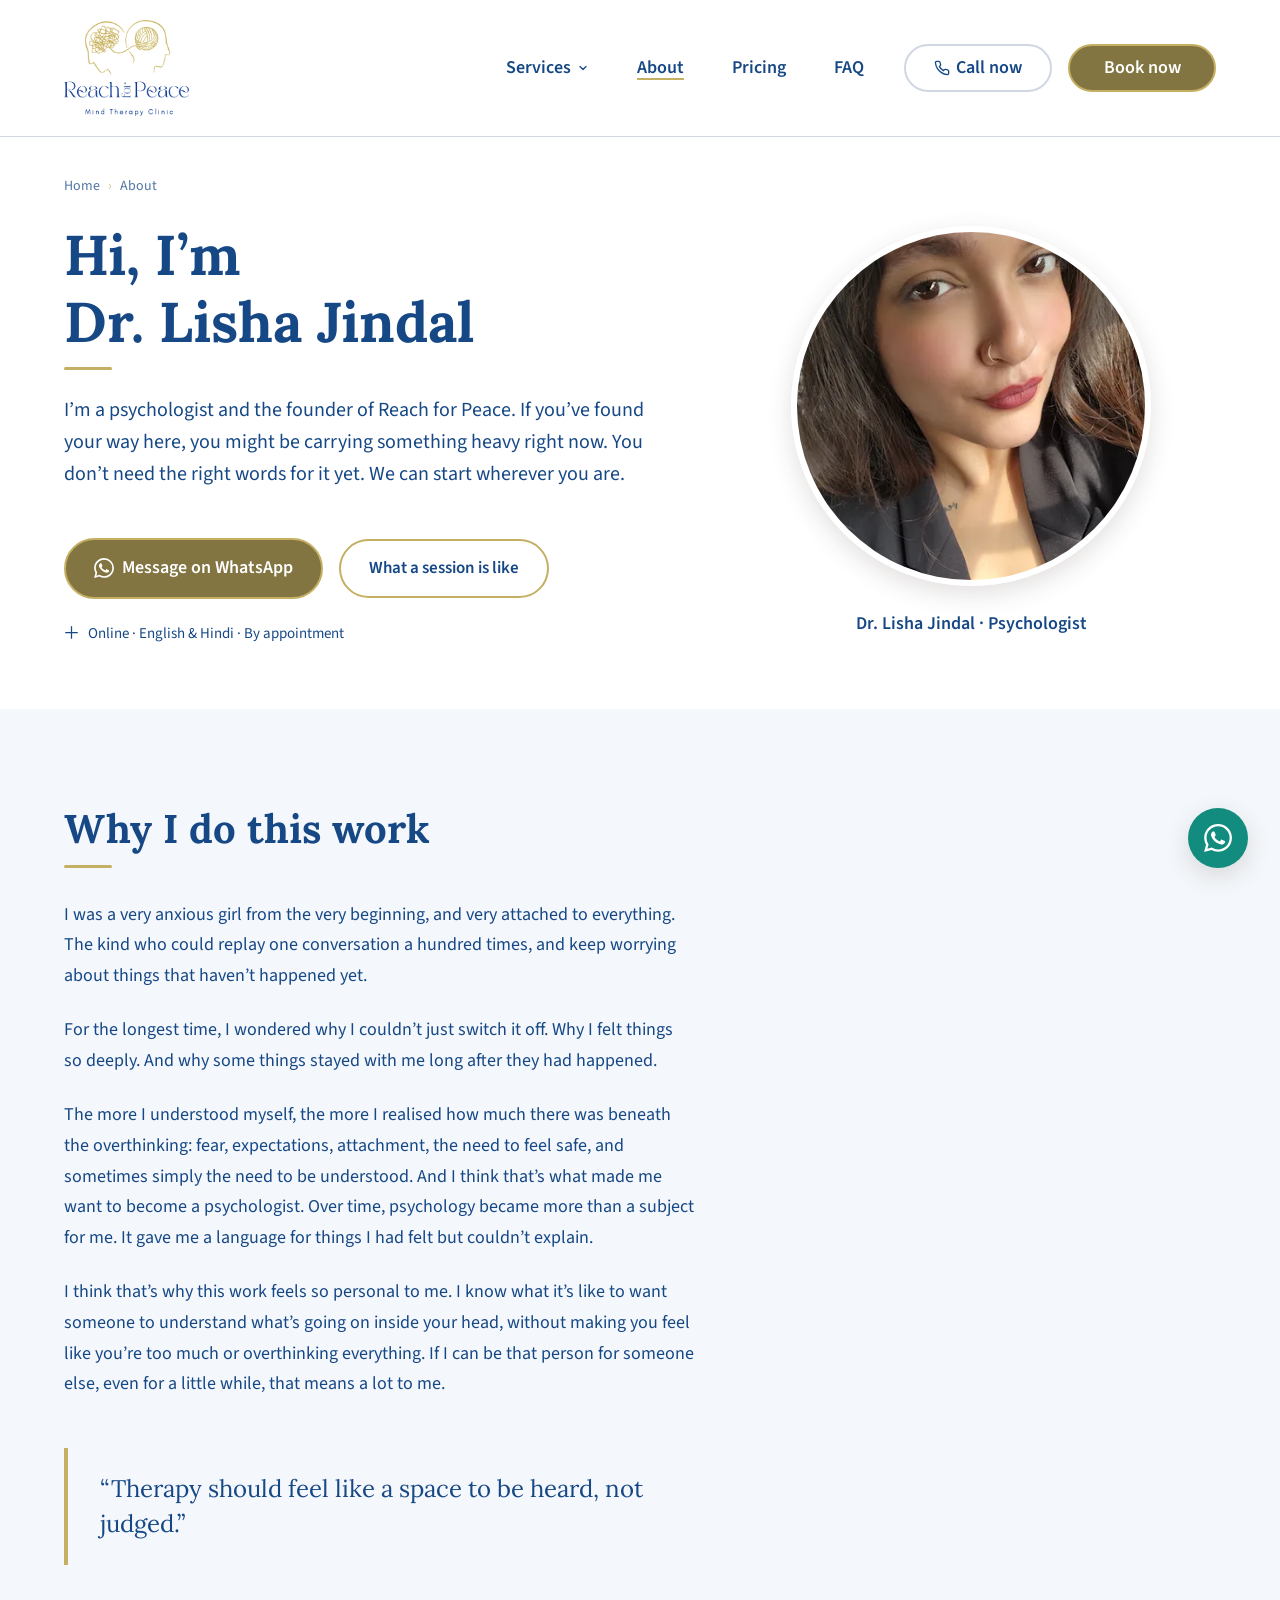
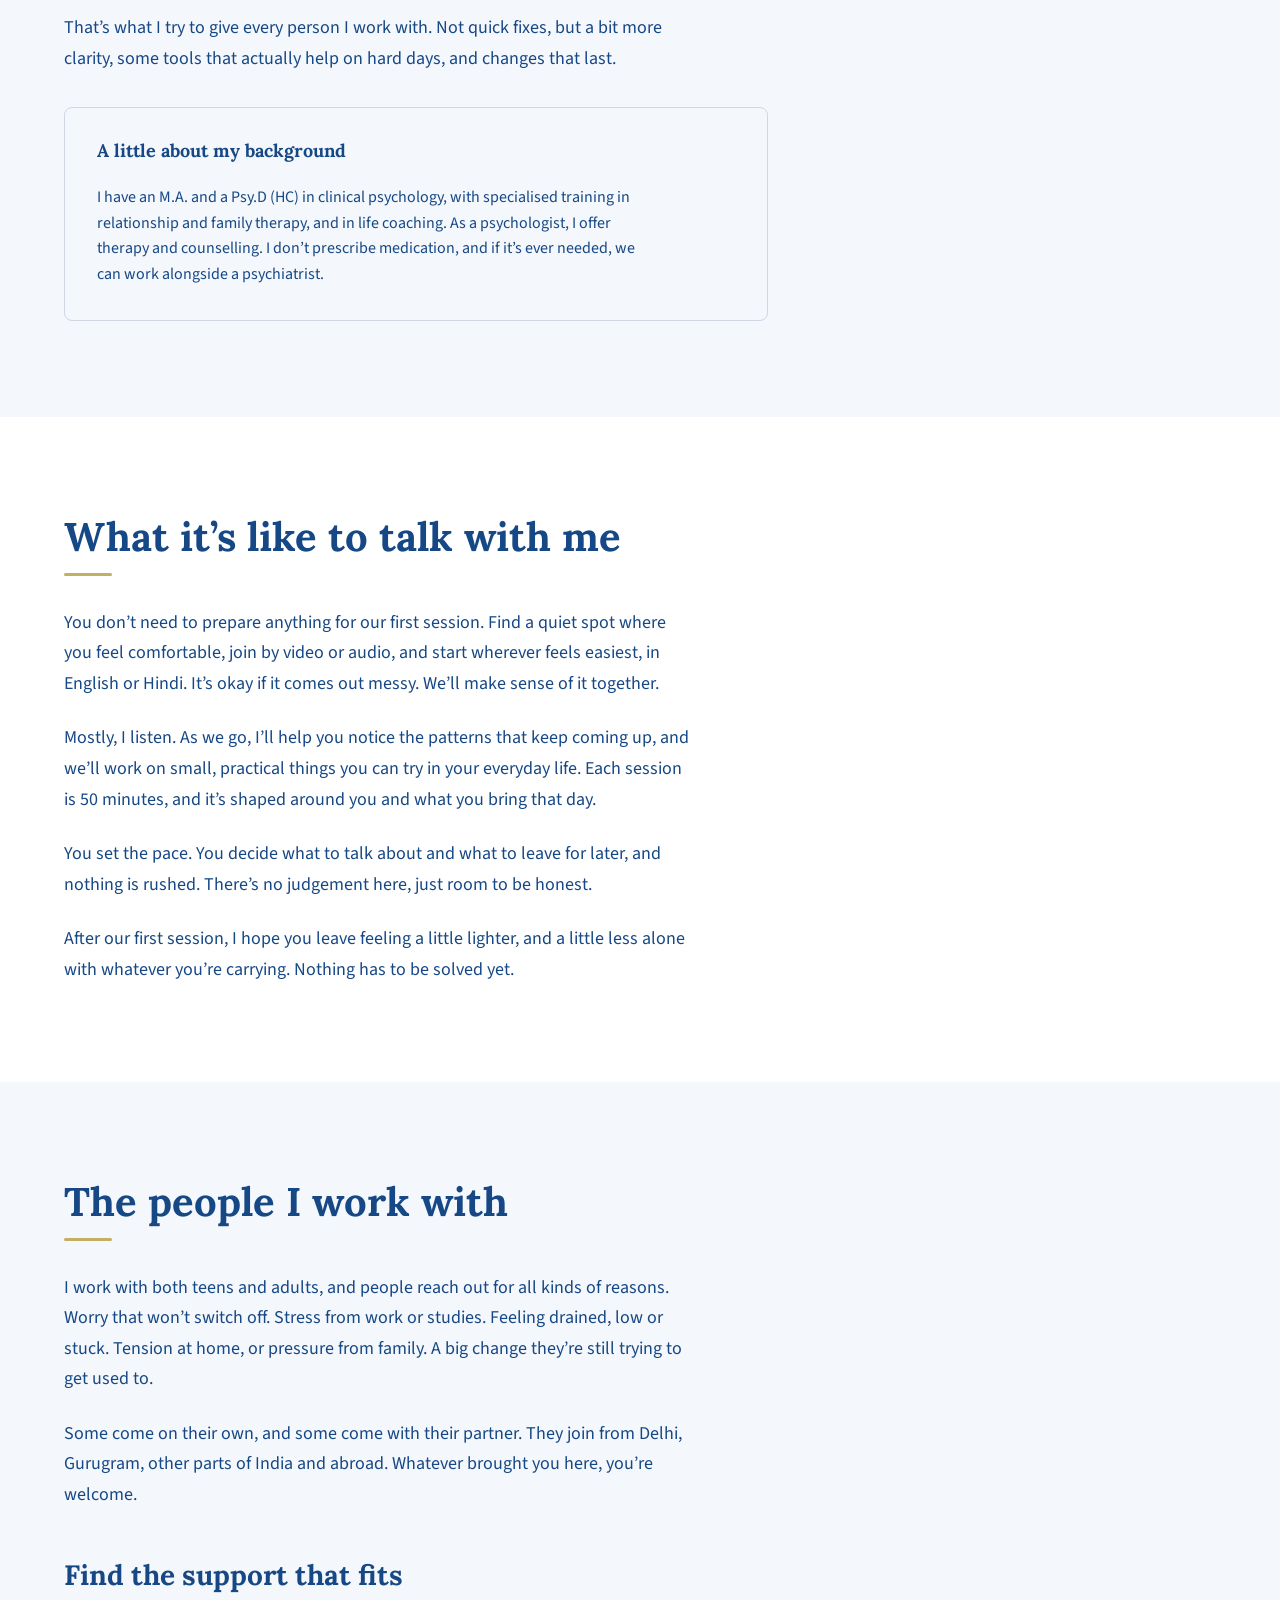
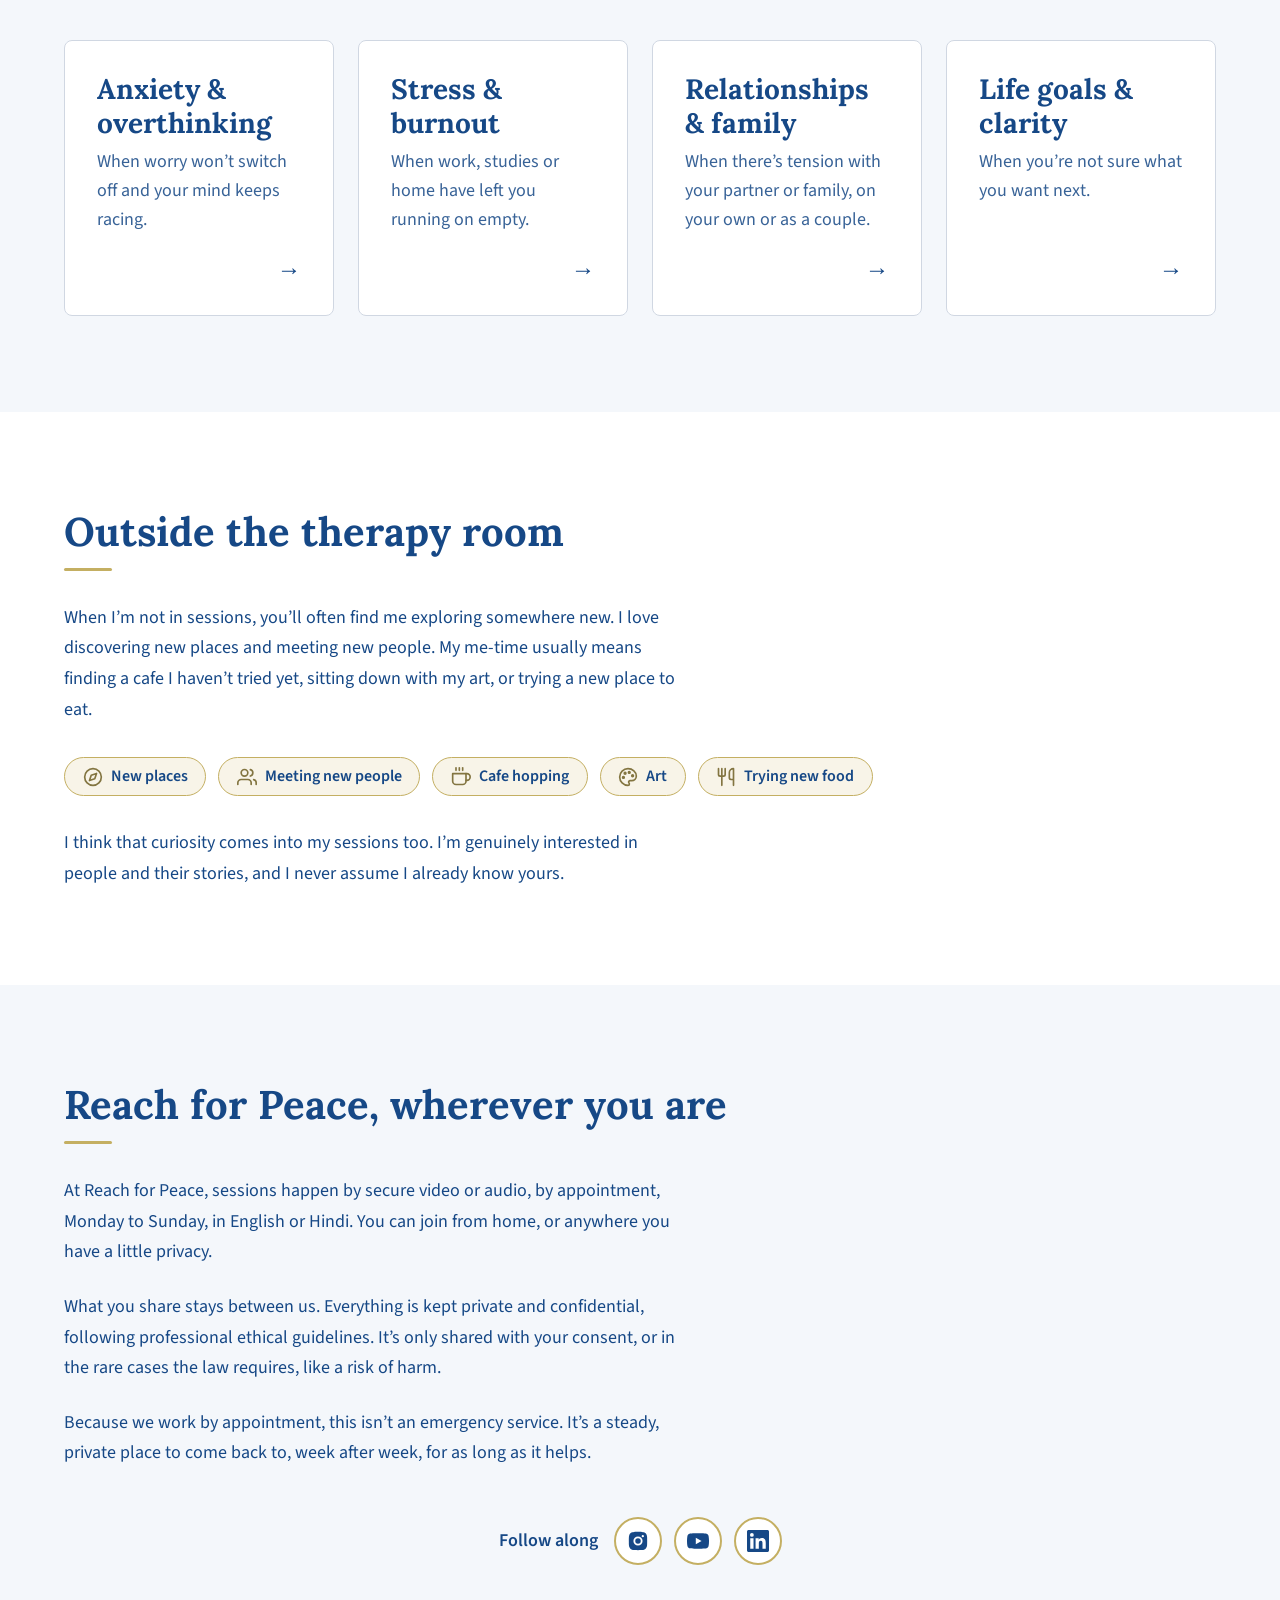
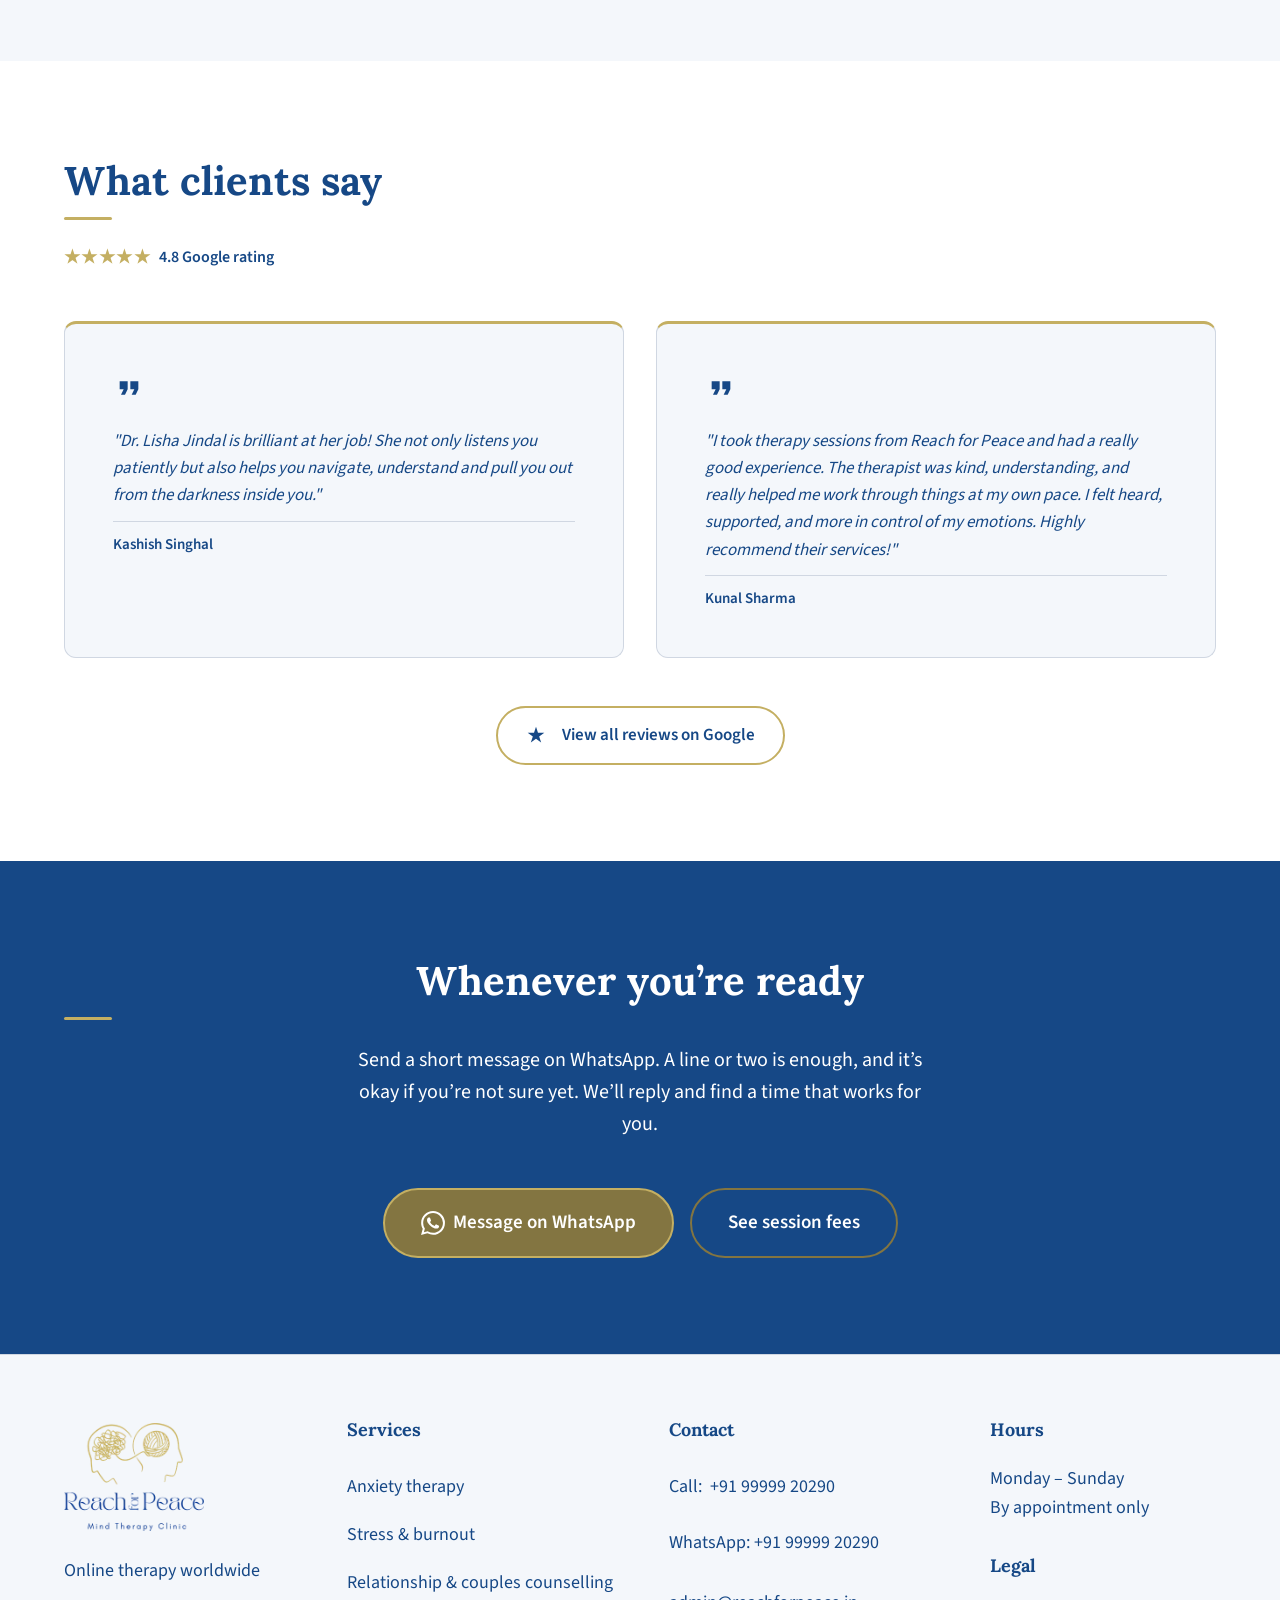
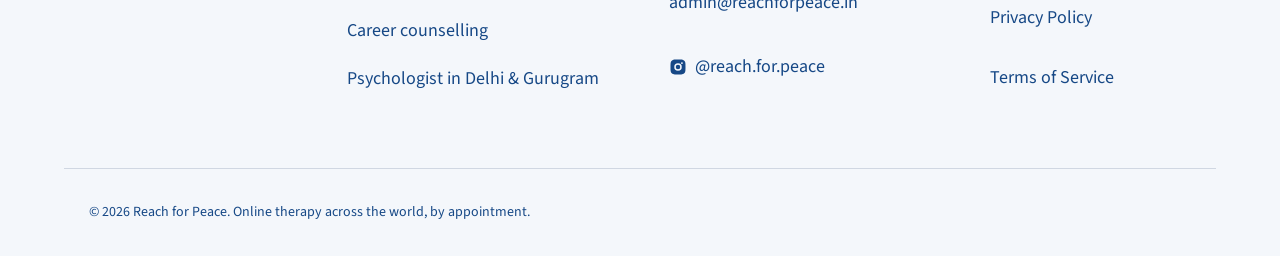
<file: about.html>
<!DOCTYPE html>
<html lang="en-IN">
<head>
    <meta charset="UTF-8">
    <meta name="viewport" content="width=device-width, initial-scale=1.0">
    
    <!-- STAGING ONLY: Remove at launch -->
    <meta name="robots" content="index, follow, max-image-preview:large">
    
    <title>About Dr. Lisha Jindal, Psychologist | Reach for Peace</title>
    <meta name="description" content="Meet Dr. Lisha Jindal, psychologist and founder of Reach for Peace: her background, training and approach. Online therapy for teens and adults.">
    <meta name="author" content="Reach for Peace">
    <meta name="theme-color" content="#164886">
    <link rel="canonical" href="https://reachforpeace.in/about">
    <link rel="alternate" hreflang="en-IN" href="https://reachforpeace.in/about" />
    <link rel="alternate" hreflang="x-default" href="https://reachforpeace.in/about" />

    <!-- Open Graph -->
    <meta property="og:type" content="website">
    <meta property="og:locale" content="en_IN">
    <meta property="og:site_name" content="Reach for Peace">
    <meta property="og:title" content="About Dr. Lisha Jindal, Psychologist | Reach for Peace">
    <meta property="og:description" content="Meet Dr. Lisha Jindal, psychologist and founder of Reach for Peace: her background, training and approach. Online therapy for teens and adults.">
    <meta property="og:url" content="https://reachforpeace.in/about">
    <meta property="og:image" content="https://reachforpeace.in/assets/og/og-about-lisha.jpg">
    <meta property="og:image:alt" content="Dr. Lisha Jindal, psychologist at Reach for Peace">
    <meta property="og:image:width" content="1200">
    <meta property="og:image:height" content="630">

    <!-- Twitter -->
    <meta name="twitter:card" content="summary_large_image">
    <meta name="twitter:title" content="About Dr. Lisha Jindal, Psychologist | Reach for Peace">
    <meta name="twitter:description" content="Meet Dr. Lisha Jindal, psychologist and founder of Reach for Peace: her background, training and approach. Online therapy for teens and adults.">
    <meta name="twitter:image" content="https://reachforpeace.in/assets/og/og-about-lisha.jpg">
    <meta name="twitter:image:alt" content="Dr. Lisha Jindal, psychologist at Reach for Peace">

    <link rel="icon" href="/favicon.ico" sizes="16x16 32x32">
    <link rel="icon" type="image/png" sizes="48x48" href="/assets/favicon-48x48.png">
    <link rel="icon" type="image/png" sizes="96x96" href="/assets/favicon-96x96.png">
    <link rel="icon" type="image/png" sizes="192x192" href="/assets/icon-192.png">
    <link rel="icon" type="image/png" sizes="512x512" href="/assets/icon-512.png">
    <link rel="apple-touch-icon" sizes="180x180" href="/apple-touch-icon.png">
    <link rel="manifest" href="/site.webmanifest">
    <link rel="describedby" href="/llms.txt" title="llms.txt">

    <!-- Fonts -->
    <link rel="preload" href="/assets/fonts/lora-v37-latin-700.woff2" as="font" type="font/woff2" crossorigin>
    <link rel="preload" href="/assets/fonts/source-sans-3-v20-latin-regular.woff2" as="font" type="font/woff2" crossorigin>
    
    <!-- Styles -->
    <link rel="stylesheet" href="css/styles.css">
    <!-- Swiper 11 (testimonials + link-card slider on mobile) -->
    <link rel="stylesheet" href="css/vendor/swiper-bundle.min.css">
    
    <!-- JSON-LD Structured Data -->
    <script type="application/ld+json">
{
  "@context": "https://schema.org",
  "@graph": [
    {
      "@type": "ProfilePage",
      "@id": "https://reachforpeace.in/about#webpage",
      "url": "https://reachforpeace.in/about",
      "name": "About Dr. Lisha Jindal, Psychologist | Reach for Peace",
      "isPartOf": {
        "@id": "https://reachforpeace.in/#website"
      },
      "mainEntity": {
        "@id": "https://reachforpeace.in/#founder"
      },
      "breadcrumb": {
        "@id": "https://reachforpeace.in/about#breadcrumb"
      },
      "inLanguage": "en-IN",
      "description": "Meet Dr. Lisha Jindal, psychologist and founder of Reach for Peace: her background, training and approach. Online therapy for teens and adults."
    },
    {
      "@type": "BreadcrumbList",
      "@id": "https://reachforpeace.in/about#breadcrumb",
      "itemListElement": [
        {
          "@type": "ListItem",
          "position": 1,
          "name": "Home",
          "item": "https://reachforpeace.in/"
        },
        {
          "@type": "ListItem",
          "position": 2,
          "name": "About",
          "item": "https://reachforpeace.in/about"
        }
      ]
    },
    {
      "@type": "Person",
      "@id": "https://reachforpeace.in/#founder",
      "name": "Dr. Lisha Jindal",
      "jobTitle": "Psychologist",
      "url": "https://reachforpeace.in/about",
      "image": "https://reachforpeace.in/assets/dr-lisha-jindal-psychologist.jpg",
      "worksFor": {
        "@id": "https://reachforpeace.in/#organization"
      },
      "description": "Psychologist and founder of Reach for Peace, offering online therapy and counselling for teens and adults in English and Hindi.",
      "knowsLanguage": [
        "en-IN",
        "hi-IN"
      ],
      "knowsAbout": [
        "Anxiety",
        "Overthinking",
        "Stress",
        "Burnout",
        "Relationship counselling",
        "Family therapy",
        "Life transitions",
        "Life coaching"
      ]
    }
  ]
}
    </script>

    <!-- Microsoft Clarity -->
    <script type="text/javascript">
        (function(c,l,a,r,i,t,y){
            c[a]=c[a]||function(){(c[a].q=c[a].q||[]).push(arguments)};
            t=l.createElement(r);t.async=1;t.src="https://www.clarity.ms/tag/"+i;
            y=l.getElementsByTagName(r)[0];y.parentNode.insertBefore(t,y);
        })(window, document, "clarity", "script", "yhasz21bfp");
    </script>
    <!-- About page only: story layout -->
    <style>
        .about-story { padding: var(--spacing-3xl) 0; }
        .about-story .story-text { max-width: 44rem; }
        .about-story .story-text p { font-size: 1.125rem; line-height: 1.7; }
        .about-story h2 { margin-bottom: var(--spacing-lg); }
        .pull-quote { margin: var(--spacing-xl) 0; padding: var(--spacing-md) 0 var(--spacing-md) var(--spacing-lg); border-left: 4px solid var(--cta-brand, #c4af62); max-width: 40rem; }
        .pull-quote p { font-family: var(--font-heading); font-size: 1.5rem; line-height: 1.45; color: var(--dark); margin: 0; }
        .about-story .about-credentials { max-width: 44rem; }
        .about-story .about-credentials p { font-size: 1rem; line-height: 1.6; }
        .hero--about .hero-image img { max-width: 360px; aspect-ratio: 1 / 1; object-fit: cover; object-position: top center; border-radius: 50%; border: 6px solid #FFFFFF; }
        .hero--about .hero-caption { margin-top: var(--spacing-md); font-weight: 600; color: var(--dark); text-align: center; }
        .hero--about .hero-image { flex-direction: column; }
        .about-story .social-follow { margin-top: var(--spacing-xl); }
        .interest-chips { list-style: none; display: flex; flex-wrap: wrap; gap: 0.75rem; padding: 0; margin: var(--spacing-lg) 0; max-width: 52rem; }
        .about-personal .no-wrap { white-space: nowrap; }
        .interest-chip { display: inline-flex; align-items: center; gap: 0.5rem; margin: 0; padding: 0.5rem 1.1rem; border: 1px solid var(--cta-brand, #c4af62); border-radius: var(--radius-full, 999px); background-color: #F8F4E8; color: var(--dark); font-weight: 600; font-size: 1rem; line-height: 1.3; }
        .interest-chip svg { flex-shrink: 0; color: var(--cta, #837541); }
        @media (max-width: 768px) {
            .hero--about .hero-image img { max-width: 240px; }
            .pull-quote p { font-size: 1.25rem; }
            .interest-chips { gap: 0.5rem; }
            .interest-chip { font-size: 0.9375rem; padding: 0.45rem 0.9rem; }
        }
    </style>
</head>
<body>
    <!-- Skip Link for Accessibility -->
    <a href="#main-content" class="skip-link">Skip to main content</a>
    
    <!-- Header -->
    <header class="site-header" role="banner">
        <div class="container">
            <div class="header-content">
                <a href="/" class="wordmark" aria-label="Reach for Peace — Mind Therapy Clinic">
                    <picture>
                        <source type="image/webp" srcset="assets/logo-nav.webp">
                        <img src="assets/logo-nav.png" alt="Reach for Peace Mind Therapy Clinic" class="site-logo site-logo--nav" width="270" height="208" decoding="async" fetchpriority="high">
                    </picture>
                </a>
                <button class="mobile-menu-toggle" aria-label="Toggle navigation menu" aria-expanded="false">
                    <span class="hamburger"></span>
                </button>
                <nav class="main-nav" role="navigation" aria-label="Main navigation">
                    <ul>
                        <li class="nav-dropdown">
                            <button type="button" class="nav-dropdown-toggle" aria-expanded="false" aria-controls="nav-services-menu">Services<svg class="nav-dropdown-caret" width="12" height="12" viewBox="0 0 24 24" fill="none" stroke="currentColor" stroke-width="2.5" stroke-linecap="round" stroke-linejoin="round" aria-hidden="true" focusable="false"><polyline points="6 9 12 15 18 9"/></svg></button>
                            <ul class="nav-dropdown-menu" id="nav-services-menu">
                                <li><a href="/therapy-for-anxiety">Anxiety therapy</a></li>
                                <li><a href="/stress-and-burnout-counselling">Stress &amp; burnout</a></li>
                                <li><a href="/relationship-counselling">Relationship &amp; couples counselling</a></li>
                                <li><a href="/career-counselling">Career counselling</a></li>
                            </ul>
                        </li>
                        <li><a href="/about" aria-current="page">About</a></li>
                        <li><a href="/#pricing">Pricing</a></li>
                        <li><a href="/#faq">FAQ</a></li>
                        <li class="nav-actions">
                            <a href="tel:+919999920290" class="nav-call" id="nav-call" aria-label="Call Reach for Peace now">
                                <svg class="nav-call-icon" width="16" height="16" viewBox="0 0 24 24" fill="none" stroke="currentColor" stroke-width="2" aria-hidden="true"><path d="M22 16.92v3a2 2 0 0 1-2.18 2 19.79 19.79 0 0 1-8.63-3.07 19.5 19.5 0 0 1-6-6 19.79 19.79 0 0 1-3.07-8.67A2 2 0 0 1 4.11 2h3a2 2 0 0 1 2 1.72c.127.96.361 1.903.7 2.81a2 2 0 0 1-.45 2.11L8.09 9.91a16 16 0 0 0 6 6l1.27-1.27a2 2 0 0 1 2.11-.45c.907.339 1.85.573 2.81.7A2 2 0 0 1 22 16.92z"/></svg>
                                <span class="nav-call-label">Call now</span>
                            </a>
                            <a href="https://wa.me/919999920290?text=Hi%2C%20I%27d%20like%20to%20know%20about%20therapy%20sessions%20with%20Dr.%20Lisha%20Jindal." class="nav-cta" data-clarity-event="book_whatsapp_cta" data-clarity-location="nav">Book now</a>
                        </li>
                    </ul>
                </nav>
            </div>
        </div>
    </header>
    
    <!-- Main Content -->
    <main id="main-content">
        <!-- Hero -->
        <section class="hero hero--service hero--about" aria-labelledby="hero-heading">
            <div class="container">
                <nav class="breadcrumb" aria-label="Breadcrumb">
                    <ol>
                        <li><a href="/">Home</a></li>
                        <li aria-current="page">About</li>
                    </ol>
                </nav>
                <div class="hero-split">
                    <div class="hero-content">
                        <h1 id="hero-heading">Hi, I&rsquo;m Dr.&nbsp;Lisha&nbsp;Jindal</h1>
                        <p class="hero-subcopy">I&rsquo;m a psychologist and the founder of Reach for Peace. If you&rsquo;ve found your way here, you might be carrying something heavy right now. You don&rsquo;t need the right words for it yet. We can start wherever you are.</p>
                        
                        <div class="hero-cta-group">
                            <a href="https://wa.me/919999920290?text=Hi%2C%20I%27d%20like%20to%20know%20about%20therapy%20sessions%20with%20Dr.%20Lisha%20Jindal." class="btn btn-primary btn-whatsapp" id="hero-book-whatsapp" data-clarity-event="book_whatsapp_cta" data-clarity-location="about_hero" aria-label="Message on WhatsApp">
                                <svg class="whatsapp-icon" width="20" height="20" viewBox="0 0 24 24" fill="currentColor" aria-hidden="true">
                                    <path d="M17.472 14.382c-.297-.149-1.758-.867-2.03-.967-.273-.099-.471-.148-.67.15-.197.297-.767.966-.94 1.164-.173.199-.347.223-.644.075-.297-.15-1.255-.463-2.39-1.475-.883-.788-1.48-1.761-1.653-2.059-.173-.297-.018-.458.13-.606.134-.133.298-.347.446-.52.149-.174.198-.298.298-.497.099-.198.05-.371-.025-.52-.075-.149-.669-1.612-.916-2.207-.242-.579-.487-.5-.669-.51-.173-.008-.371-.01-.57-.01-.198 0-.52.074-.792.372-.272.297-1.04 1.016-1.04 2.479 0 1.462 1.065 2.875 1.213 3.074.149.198 2.096 3.2 5.077 4.487.709.306 1.262.489 1.694.625.712.227 1.36.195 1.871.118.571-.085 1.758-.719 2.006-1.413.248-.694.248-1.289.173-1.413-.074-.124-.272-.198-.57-.347m-5.421 7.403h-.004a9.87 9.87 0 01-5.031-1.378l-.361-.214-3.741.982.998-3.648-.235-.374a9.86 9.86 0 01-1.51-5.26c.001-5.45 4.436-9.884 9.888-9.884 2.64 0 5.122 1.03 6.988 2.898a9.825 9.825 0 012.893 6.994c-.003 5.45-4.437 9.884-9.885 9.884m8.413-18.297A11.815 11.815 0 0012.05 0C5.495 0 .16 5.335.157 11.892c0 2.096.547 4.142 1.588 5.945L.057 24l6.305-1.654a11.882 11.882 0 005.683 1.448h.005c6.554 0 11.89-5.335 11.893-11.893a11.821 11.821 0 00-3.48-8.413Z"/>
                                </svg>
                                Message on WhatsApp
                            </a>
                            <a href="#first-session" class="btn btn-secondary">What a session is like</a>
                        </div>

                        <p class="hero-availability">
                            <svg width="16" height="16" viewBox="0 0 24 24" fill="none" stroke="currentColor" stroke-width="2" aria-hidden="true"><path d="M12 2v20M2 12h20"/></svg>
                            Online · English &amp; Hindi · By appointment
                        </p>
                    </div>
                    
                    <div class="hero-image">
                        <picture>
                            <source
                                type="image/webp"
                                srcset="assets/dr-lisha-jindal-psychologist-400.webp 400w, assets/dr-lisha-jindal-psychologist.webp 800w"
                                sizes="(max-width: 768px) 240px, 360px">
                            <img
                                src="assets/dr-lisha-jindal-psychologist.jpg"
                                srcset="assets/dr-lisha-jindal-psychologist-400.jpg 400w, assets/dr-lisha-jindal-psychologist.jpg 800w"
                                sizes="(max-width: 768px) 240px, 360px"
                                alt="Dr. Lisha Jindal, psychologist at Reach for Peace"
                                width="400"
                                height="400"
                                loading="eager"
                                decoding="async">
                        </picture>
                        <p class="hero-caption">Dr. Lisha Jindal &middot; Psychologist</p>
                    </div>
                </div>
            </div>
        </section>
        
        <!-- Why I do this work -->
        <section class="about-story section--surface-bg" aria-labelledby="why-heading">
            <div class="container">
                <h2 id="why-heading">Why I do this work</h2>
                <div class="story-text">
                    <p>I was a very anxious girl from the very beginning, and very attached to everything. The kind who could replay one conversation a hundred times, and keep worrying about things that haven&rsquo;t happened yet.</p>
                    <p>For the longest time, I wondered why I couldn&rsquo;t just switch it off. Why I felt things so deeply. And why some things stayed with me long after they had happened.</p>
                    <p>The more I understood myself, the more I realised how much there was beneath the overthinking: fear, expectations, attachment, the need to feel safe, and sometimes simply the need to be understood. And I think that&rsquo;s what made me want to become a psychologist. Over time, psychology became more than a subject for me. It gave me a language for things I had felt but couldn&rsquo;t explain.</p>
                    <p>I think that&rsquo;s why this work feels so personal to me. I know what it&rsquo;s like to want someone to understand what&rsquo;s going on inside your head, without making you feel like you&rsquo;re too much or overthinking everything. If I can be that person for someone else, even for a little while, that means a lot to me.</p>
                </div>

                <blockquote class="pull-quote">
                    <p>&ldquo;Therapy should feel like a space to be heard, not judged.&rdquo;</p>
                </blockquote>

                <div class="story-text">
                    <p>That&rsquo;s what I try to give every person I work with. Not quick fixes, but a bit more clarity, some tools that actually help on hard days, and changes that last.</p>
                </div>

                <div class="about-credentials">
                    <h3>A little about my background</h3>
                    <p>I have an M.A. and a Psy.D (HC) in clinical psychology, with specialised training in relationship and family therapy, and in life coaching. As a psychologist, I offer therapy and counselling. I don&rsquo;t prescribe medication, and if it&rsquo;s ever needed, we can work alongside a psychiatrist.</p>
                </div>
            </div>
        </section>
        
        <!-- First session -->
        <section class="about-story section--white-bg" id="first-session" aria-labelledby="session-heading">
            <div class="container">
                <h2 id="session-heading">What it&rsquo;s like to talk with me</h2>
                <div class="story-text">
                    <p>You don&rsquo;t need to prepare anything for our first session. Find a quiet spot where you feel comfortable, join by video or audio, and start wherever feels easiest, in English or Hindi. It&rsquo;s okay if it comes out messy. We&rsquo;ll make sense of it together.</p>
                    <p>Mostly, I listen. As we go, I&rsquo;ll help you notice the patterns that keep coming up, and we&rsquo;ll work on small, practical things you can try in your everyday life. Each session is 50 minutes, and it&rsquo;s shaped around you and what you bring that day.</p>
                    <p>You set the pace. You decide what to talk about and what to leave for later, and nothing is rushed. There&rsquo;s no judgement here, just room to be honest.</p>
                    <p>After our first session, I hope you leave feeling a little lighter, and a little less alone with whatever you&rsquo;re carrying. Nothing has to be solved yet.</p>
                </div>
            </div>
        </section>
        
        <!-- Who I work with -->
        <section class="about-story related-services section--surface-bg" aria-labelledby="who-heading">
            <div class="container">
                <h2 id="who-heading">The people I work with</h2>
                <div class="story-text">
                    <p>I work with both teens and adults, and people reach out for all kinds of reasons. Worry that won&rsquo;t switch off. Stress from work or studies. Feeling drained, low or stuck. Tension at home, or pressure from family. A big change they&rsquo;re still trying to get used to.</p>
                    <p>Some come on their own, and some come with their partner. They join from Delhi, Gurugram, other parts of India and abroad. Whatever brought you here, you&rsquo;re welcome.</p>
                </div>

                <h3 style="margin-top: var(--spacing-xl);">Find the support that fits</h3>
                <div class="related-grid card-swiper swiper" data-card-swiper data-swiper-label="support option">
                    <div class="swiper-wrapper">
                    <a href="/therapy-for-anxiety" class="related-card swiper-slide">
                        <h3>Anxiety &amp; overthinking</h3>
                        <p>When worry won&rsquo;t switch off and your mind keeps racing.</p>
                        <span class="related-link-arrow">→</span>
                    </a>

                    <a href="/stress-and-burnout-counselling" class="related-card swiper-slide">
                        <h3>Stress &amp; burnout</h3>
                        <p>When work, studies or home have left you running on empty.</p>
                        <span class="related-link-arrow">→</span>
                    </a>

                    <a href="/relationship-counselling" class="related-card swiper-slide">
                        <h3>Relationships &amp; family</h3>
                        <p>When there&rsquo;s tension with your partner or family, on your own or as a couple.</p>
                        <span class="related-link-arrow">→</span>
                    </a>

                    <a href="/career-counselling" class="related-card swiper-slide">
                        <h3>Life goals &amp; clarity</h3>
                        <p>When you&rsquo;re not sure what you want next.</p>
                        <span class="related-link-arrow">→</span>
                    </a>
                    </div>
                    <button type="button" class="swiper-button-prev" aria-label="Previous support option"></button>
                    <button type="button" class="swiper-button-next" aria-label="Next support option"></button>
                </div>
            </div>
        </section>
        
        <!-- Outside the therapy room -->
        <section class="about-story about-personal section--white-bg" aria-labelledby="personal-heading">
            <div class="container">
                <h2 id="personal-heading">Outside the therapy room</h2>
                <div class="story-text">
                    <p>When I&rsquo;m not in sessions, you&rsquo;ll often find me exploring somewhere new. I love discovering new places and meeting new people. My <span class="no-wrap">me-time</span> usually means finding a cafe I haven&rsquo;t tried yet, sitting down with my art, or trying a new place to eat.</p>
                </div>

                <ul class="interest-chips" aria-label="A few things I love">
                    <li class="interest-chip">
                        <svg width="20" height="20" viewBox="0 0 24 24" fill="none" stroke="currentColor" stroke-width="2" stroke-linecap="round" stroke-linejoin="round" aria-hidden="true"><circle cx="12" cy="12" r="10"/><polygon points="16.24 7.76 14.12 14.12 7.76 16.24 9.88 9.88 16.24 7.76"/></svg>
                        New places
                    </li>
                    <li class="interest-chip">
                        <svg width="20" height="20" viewBox="0 0 24 24" fill="none" stroke="currentColor" stroke-width="2" stroke-linecap="round" stroke-linejoin="round" aria-hidden="true"><path d="M17 21v-2a4 4 0 0 0-4-4H5a4 4 0 0 0-4 4v2"/><circle cx="9" cy="7" r="4"/><path d="M23 21v-2a4 4 0 0 0-3-3.87"/><path d="M16 3.13a4 4 0 0 1 0 7.75"/></svg>
                        Meeting new people
                    </li>
                    <li class="interest-chip">
                        <svg width="20" height="20" viewBox="0 0 24 24" fill="none" stroke="currentColor" stroke-width="2" stroke-linecap="round" stroke-linejoin="round" aria-hidden="true"><path d="M18 8h1a4 4 0 0 1 0 8h-1"/><path d="M2 8h16v9a4 4 0 0 1-4 4H6a4 4 0 0 1-4-4V8z"/><line x1="6" y1="1" x2="6" y2="4"/><line x1="10" y1="1" x2="10" y2="4"/><line x1="14" y1="1" x2="14" y2="4"/></svg>
                        Cafe hopping
                    </li>
                    <li class="interest-chip">
                        <svg width="20" height="20" viewBox="0 0 24 24" fill="none" stroke="currentColor" stroke-width="2" stroke-linecap="round" stroke-linejoin="round" aria-hidden="true"><circle cx="13.5" cy="6.5" r="1" fill="currentColor"/><circle cx="17.5" cy="10.5" r="1" fill="currentColor"/><circle cx="8.5" cy="7.5" r="1" fill="currentColor"/><circle cx="6.5" cy="12.5" r="1" fill="currentColor"/><path d="M12 2C6.5 2 2 6.5 2 12s4.5 10 10 10c.93 0 1.65-.75 1.65-1.69 0-.44-.18-.84-.44-1.13-.29-.29-.44-.65-.44-1.12a1.64 1.64 0 0 1 1.67-1.67h2c3.05 0 5.55-2.5 5.55-5.55C21.97 6.01 17.46 2 12 2z"/></svg>
                        Art
                    </li>
                    <li class="interest-chip">
                        <svg width="20" height="20" viewBox="0 0 24 24" fill="none" stroke="currentColor" stroke-width="2" stroke-linecap="round" stroke-linejoin="round" aria-hidden="true"><path d="M3 2v7c0 1.1.9 2 2 2h4a2 2 0 0 0 2-2V2"/><path d="M7 2v20"/><path d="M21 15V2a5 5 0 0 0-5 5v6c0 1.1.9 2 2 2h3zm0 0v7"/></svg>
                        Trying new food
                    </li>
                </ul>

                <div class="story-text">
                    <p>I think that curiosity comes into my sessions too. I&rsquo;m genuinely interested in people and their stories, and I never assume I already know yours.</p>
                </div>
            </div>
        </section>
        
        <!-- Reach for Peace as a space -->
        <section class="about-story section--surface-bg" aria-labelledby="space-heading">
            <div class="container">
                <h2 id="space-heading">Reach for Peace, wherever you are</h2>
                <div class="story-text">
                    <p>At Reach for Peace, sessions happen by secure video or audio, by appointment, Monday to Sunday, in English or Hindi. You can join from home, or anywhere you have a little privacy.</p>
                    <p>What you share stays between us. Everything is kept private and confidential, following professional ethical guidelines. It&rsquo;s only shared with your consent, or in the rare cases the law requires, like a risk of harm.</p>
                    <p>Because we work by appointment, this isn&rsquo;t an emergency service. It&rsquo;s a steady, private place to come back to, week after week, for as long as it helps.</p>
                </div>
                <div class="social-follow">
                    <span class="social-follow-label">Follow along</span>
                    <div class="social-follow-links">
                        <a href="https://www.instagram.com/reach.for.peace/" class="social-icon-btn" target="_blank" rel="noopener noreferrer" aria-label="Reach for Peace on Instagram">
                            <svg width="22" height="22" viewBox="0 0 24 24" fill="currentColor" aria-hidden="true"><path d="M12 2c2.717 0 3.056.01 4.122.06 1.065.05 1.79.217 2.428.465.66.254 1.216.598 1.772 1.153a4.908 4.908 0 0 1 1.153 1.772c.247.637.415 1.363.465 2.428.047 1.066.06 1.405.06 4.122 0 2.717-.01 3.056-.06 4.122-.05 1.065-.218 1.79-.465 2.428a4.883 4.883 0 0 1-1.153 1.772 4.915 4.915 0 0 1-1.772 1.153c-.637.247-1.363.415-2.428.465-1.066.047-1.405.06-4.122.06-2.717 0-3.056-.01-4.122-.06-1.065-.05-1.79-.218-2.428-.465a4.89 4.89 0 0 1-1.772-1.153 4.904 4.904 0 0 1-1.153-1.772c-.248-.637-.415-1.363-.465-2.428C2.013 15.056 2 14.717 2 12c0-2.717.01-3.056.06-4.122.05-1.066.217-1.79.465-2.428a4.88 4.88 0 0 1 1.153-1.772A4.897 4.897 0 0 1 5.45 2.525c.638-.248 1.362-.415 2.428-.465C8.944 2.013 9.283 2 12 2zm0 5a5 5 0 1 0 0 10 5 5 0 0 0 0-10zm6.5-.25a1.25 1.25 0 1 0-2.5 0 1.25 1.25 0 0 0 2.5 0zM12 9a3 3 0 1 1 0 6 3 3 0 0 1 0-6z"/></svg>
                        </a>
                        <a href="https://www.youtube.com/@Baatcheetwithbae" class="social-icon-btn" target="_blank" rel="noopener noreferrer" aria-label="Reach for Peace on YouTube">
                            <svg width="22" height="22" viewBox="0 0 24 24" fill="currentColor" aria-hidden="true"><path d="M23.5 6.2a3 3 0 0 0-2.1-2.1C19.5 3.6 12 3.6 12 3.6s-7.5 0-9.4.5A3 3 0 0 0 .5 6.2 31.4 31.4 0 0 0 0 12a31.4 31.4 0 0 0 .5 5.8 3 3 0 0 0 2.1 2.1c1.9.5 9.4.5 9.4.5s7.5 0 9.4-.5a3 3 0 0 0 2.1-2.1A31.4 31.4 0 0 0 24 12a31.4 31.4 0 0 0-.5-5.8zM9.6 15.6V8.4l6.3 3.6-6.3 3.6z"/></svg>
                        </a>
                        <a href="https://www.linkedin.com/company/reachforpeace" class="social-icon-btn" target="_blank" rel="noopener noreferrer" aria-label="Reach for Peace on LinkedIn">
                            <svg width="22" height="22" viewBox="0 0 24 24" fill="currentColor" aria-hidden="true"><path d="M20.45 20.45h-3.56v-5.57c0-1.33-.02-3.04-1.85-3.04-1.85 0-2.14 1.45-2.14 2.94v5.67H9.35V9h3.41v1.56h.05c.48-.9 1.64-1.85 3.37-1.85 3.6 0 4.27 2.37 4.27 5.46v6.28zM5.34 7.43a2.06 2.06 0 1 1 0-4.13 2.06 2.06 0 0 1 0 4.13zM7.12 20.45H3.56V9h3.56v11.45zM22.22 0H1.77C.79 0 0 .77 0 1.73v20.54C0 23.23.79 24 1.77 24h20.45c.98 0 1.78-.77 1.78-1.73V1.73C24 .77 23.2 0 22.22 0z"/></svg>
                        </a>
                    </div>
                </div>
            </div>
        </section>
        
        <section class="testimonials section--white-bg" aria-labelledby="testimonials-heading">
            <div class="container">
                <h2 id="testimonials-heading">What clients say</h2>
                <p class="google-rating">
                    <a href="https://share.google/VC4CBOkd3j5sh1Isy" class="google-rating-link" id="google-rating-link" target="_blank" rel="noopener noreferrer" aria-label="Google rating 4.8 stars — view reviews">
                        <span class="google-rating-stars" aria-hidden="true">★★★★★</span>
                        <span class="google-rating-text"><strong>4.8</strong> Google rating</span>
                    </a>
                </p>

                <div class="testimonials-grid swiper" id="testimonials-swiper">
                    <div class="swiper-wrapper">
                    <blockquote class="testimonial-card swiper-slide">
                        <svg class="quote-icon" width="32" height="32" viewBox="0 0 24 24" fill="currentColor" aria-hidden="true">
                            <path d="M6 17h3l2-4V7H5v6h3zm8 0h3l2-4V7h-6v6h3z"/>
                        </svg>
                        <div class="testimonial-body">
                            <p class="testimonial-text">"Dr. Lisha Jindal is brilliant at her job! She not only listens you patiently but also helps you navigate, understand and pull you out from the darkness inside you."</p>
                        </div>
                        <div class="testimonial-meta">
                        <button type="button" class="testimonial-more" hidden aria-haspopup="dialog">Read more</button>
                        <div class="testimonial-footer">
                            <cite class="testimonial-source">Kashish Singhal</cite>
                        </div>
                        </div>
                    </blockquote>
                    
                    <blockquote class="testimonial-card swiper-slide">
                        <svg class="quote-icon" width="32" height="32" viewBox="0 0 24 24" fill="currentColor" aria-hidden="true">
                            <path d="M6 17h3l2-4V7H5v6h3zm8 0h3l2-4V7h-6v6h3z"/>
                        </svg>
                        <div class="testimonial-body">
                            <p class="testimonial-text">"I took therapy sessions from Reach for Peace and had a really good experience. The therapist was kind, understanding, and really helped me work through things at my own pace. I felt heard, supported, and more in control of my emotions. Highly recommend their services!"</p>
                        </div>
                        <div class="testimonial-meta">
                        <button type="button" class="testimonial-more" hidden aria-haspopup="dialog">Read more</button>
                        <div class="testimonial-footer">
                            <cite class="testimonial-source">Kunal Sharma</cite>
                        </div>
                        </div>
                    </blockquote>
                    </div>
                    <button type="button" class="swiper-button-prev" aria-label="Previous testimonial"></button>
                    <button type="button" class="swiper-button-next" aria-label="Next testimonial"></button>
                </div>

                <div class="testimonials-cta-wrap">
                    <a href="https://share.google/VC4CBOkd3j5sh1Isy" class="btn btn-secondary testimonials-cta" id="google-reviews-cta" target="_blank" rel="noopener noreferrer">
                        <svg width="20" height="20" viewBox="0 0 24 24" fill="currentColor" aria-hidden="true">
                            <path d="M12 2l2.39 7.26H22l-6.19 4.5 2.39 7.26L12 16.52l-6.2 4.5 2.39-7.26L2 9.26h7.61L12 2z"/>
                        </svg>
                        View all reviews on Google
                    </a>
                </div>
            </div>
        </section>
        

        <dialog class="testimonial-dialog" id="testimonial-dialog" aria-labelledby="testimonial-dialog-title">
            <div class="testimonial-dialog-inner">
                <button type="button" class="testimonial-dialog-close" id="testimonial-dialog-close" aria-label="Close testimonial">
                    <svg width="20" height="20" viewBox="0 0 24 24" fill="none" stroke="currentColor" stroke-width="2" aria-hidden="true"><path d="M18 6 6 18M6 6l12 12"/></svg>
                </button>
                <svg class="quote-icon" width="32" height="32" viewBox="0 0 24 24" fill="currentColor" aria-hidden="true">
                    <path d="M6 17h3l2-4V7H5v6h3zm8 0h3l2-4V7h-6v6h3z"/>
                </svg>
                <div class="testimonial-dialog-body" id="testimonial-dialog-body"></div>
                <p class="testimonial-dialog-author" id="testimonial-dialog-title"></p>
            </div>
        </dialog>

        <!-- Final CTA -->
        <section class="final-cta" aria-labelledby="final-cta-heading">
            <div class="container">
                <h2 id="final-cta-heading">Whenever you&rsquo;re ready</h2>
                <p class="final-cta-text">Send a short message on WhatsApp. A line or two is enough, and it&rsquo;s okay if you&rsquo;re not sure yet. We&rsquo;ll reply and find a time that works for you.</p>
                
                <div class="final-cta-buttons">
                    <a href="https://wa.me/919999920290?text=Hi%2C%20I%27d%20like%20to%20know%20about%20therapy%20sessions%20with%20Dr.%20Lisha%20Jindal." class="btn btn-primary btn-whatsapp btn-large" id="final-book-whatsapp" data-clarity-event="book_whatsapp_cta" data-clarity-location="about_final" aria-label="Message on WhatsApp">
                        <svg class="whatsapp-icon" width="24" height="24" viewBox="0 0 24 24" fill="currentColor" aria-hidden="true">
                            <path d="M17.472 14.382c-.297-.149-1.758-.867-2.03-.967-.273-.099-.471-.148-.67.15-.197.297-.767.966-.94 1.164-.173.199-.347.223-.644.075-.297-.15-1.255-.463-2.39-1.475-.883-.788-1.48-1.761-1.653-2.059-.173-.297-.018-.458.13-.606.134-.133.298-.347.446-.52.149-.174.198-.298.298-.497.099-.198.05-.371-.025-.52-.075-.149-.669-1.612-.916-2.207-.242-.579-.487-.5-.669-.51-.173-.008-.371-.01-.57-.01-.198 0-.52.074-.792.372-.272.297-1.04 1.016-1.04 2.479 0 1.462 1.065 2.875 1.213 3.074.149.198 2.096 3.2 5.077 4.487.709.306 1.262.489 1.694.625.712.227 1.36.195 1.871.118.571-.085 1.758-.719 2.006-1.413.248-.694.248-1.289.173-1.413-.074-.124-.272-.198-.57-.347m-5.421 7.403h-.004a9.87 9.87 0 01-5.031-1.378l-.361-.214-3.741.982.998-3.648-.235-.374a9.86 9.86 0 01-1.51-5.26c.001-5.45 4.436-9.884 9.888-9.884 2.64 0 5.122 1.03 6.988 2.898a9.825 9.825 0 012.893 6.994c-.003 5.45-4.437 9.884-9.885 9.884m8.413-18.297A11.815 11.815 0 0012.05 0C5.495 0 .16 5.335.157 11.892c0 2.096.547 4.142 1.588 5.945L.057 24l6.305-1.654a11.882 11.882 0 005.683 1.448h.005c6.554 0 11.89-5.335 11.893-11.893a11.821 11.821 0 00-3.48-8.413Z"/>
                        </svg>
                        Message on WhatsApp
                    </a>
                    <a href="/#pricing" class="btn btn-secondary btn-large">See session fees</a>
                </div>
            </div>
        </section>
    </main>
    
    <!-- Footer -->
    <footer class="site-footer" role="contentinfo">
        <div class="container">
            <div class="footer-content">
                <div class="footer-section footer-brand">
                    <a href="/" class="footer-logo-link" aria-label="Reach for Peace — Mind Therapy Clinic">
                        <picture>
                            <source type="image/webp" srcset="assets/logo-footer.webp">
                            <img src="assets/logo-footer.png" alt="Reach for Peace Mind Therapy Clinic" class="site-logo site-logo--footer" width="240" height="185" loading="lazy" decoding="async">
                        </picture>
                    </a>
                    <p>Online therapy worldwide</p>
                </div>
                
                <nav class="footer-section footer-services" aria-label="Services">
                    <h3>Services</h3>
                    <ul>
                        <li><a href="/therapy-for-anxiety">Anxiety therapy</a></li>
                        <li><a href="/stress-and-burnout-counselling">Stress &amp; burnout</a></li>
                        <li><a href="/relationship-counselling">Relationship &amp; couples counselling</a></li>
                        <li><a href="/career-counselling">Career counselling</a></li>
                        <li><a href="/psychologist-delhi-gurugram">Psychologist in Delhi &amp; Gurugram</a></li>
                    </ul>
                </nav>
                
                <div class="footer-section footer-contact">
                    <h3>Contact</h3>
                    <ul>
                        <li><a href="tel:+919999920290" id="footer-phone" class="footer-phone"><span class="footer-phone-label">Call:</span> <span id="phone-display">+91 99999 20290</span></a></li>
                        <li><a href="https://wa.me/919999920290?text=Hi%2C%20I%27d%20like%20to%20know%20about%20therapy%20sessions%20with%20Dr.%20Lisha%20Jindal." id="footer-whatsapp">WhatsApp: <span id="whatsapp-display">+91 99999 20290</span></a></li>
                        <li><a href="mailto:admin@reachforpeace.in" id="footer-email">admin@reachforpeace.in</a></li>
                        <li>
                            <a href="https://www.instagram.com/reach.for.peace/" class="footer-instagram" target="_blank" rel="noopener noreferrer" aria-label="Reach for Peace on Instagram">
                                <svg class="footer-social-icon" width="18" height="18" viewBox="0 0 24 24" fill="currentColor" aria-hidden="true"><path d="M12 2c2.717 0 3.056.01 4.122.06 1.065.05 1.79.217 2.428.465.66.254 1.216.598 1.772 1.153a4.908 4.908 0 0 1 1.153 1.772c.247.637.415 1.363.465 2.428.047 1.066.06 1.405.06 4.122 0 2.717-.01 3.056-.06 4.122-.05 1.065-.218 1.79-.465 2.428a4.883 4.883 0 0 1-1.153 1.772 4.915 4.915 0 0 1-1.772 1.153c-.637.247-1.363.415-2.428.465-1.066.047-1.405.06-4.122.06-2.717 0-3.056-.01-4.122-.06-1.065-.05-1.79-.218-2.428-.465a4.89 4.89 0 0 1-1.772-1.153 4.904 4.904 0 0 1-1.153-1.772c-.248-.637-.415-1.363-.465-2.428C2.013 15.056 2 14.717 2 12c0-2.717.01-3.056.06-4.122.05-1.066.217-1.79.465-2.428a4.88 4.88 0 0 1 1.153-1.772A4.897 4.897 0 0 1 5.45 2.525c.638-.248 1.362-.415 2.428-.465C8.944 2.013 9.283 2 12 2zm0 5a5 5 0 1 0 0 10 5 5 0 0 0 0-10zm6.5-.25a1.25 1.25 0 1 0-2.5 0 1.25 1.25 0 0 0 2.5 0zM12 9a3 3 0 1 1 0 6 3 3 0 0 1 0-6z"/></svg>
                                <span>@reach.for.peace</span>
                            </a>
                        </li>
                    </ul>
                </div>
                
                <div class="footer-stack">
                    <div class="footer-section footer-hours">
                        <h3>Hours</h3>
                        <p>Monday – Sunday<br>By appointment only</p>
                    </div>
                
                    <div class="footer-section footer-legal">
                        <h3>Legal</h3>
                        <ul>
                            <li><a href="/privacy">Privacy Policy</a></li>
                            <li><a href="/terms">Terms of Service</a></li>
                        </ul>
                    </div>
                </div>
            </div>

            <div class="footer-bottom">
                <p>&copy; 2026 Reach for Peace. Online therapy across the world, by appointment.</p>
            </div>
        </div>
    </footer>
    
    <!-- WhatsApp Floating Action Button -->
    <a href="https://wa.me/919999920290?text=Hi%2C%20I%27d%20like%20to%20know%20about%20therapy%20sessions%20with%20Dr.%20Lisha%20Jindal." class="whatsapp-fab" id="whatsapp-fab" data-clarity-event="book_whatsapp_cta" data-clarity-location="about_fab" aria-label="Message us on WhatsApp">
        <svg width="28" height="28" viewBox="0 0 24 24" fill="currentColor" aria-hidden="true">
            <path d="M17.472 14.382c-.297-.149-1.758-.867-2.03-.967-.273-.099-.471-.148-.67.15-.197.297-.767.966-.94 1.164-.173.199-.347.223-.644.075-.297-.15-1.255-.463-2.39-1.475-.883-.788-1.48-1.761-1.653-2.059-.173-.297-.018-.458.13-.606.134-.133.298-.347.446-.52.149-.174.198-.298.298-.497.099-.198.05-.371-.025-.52-.075-.149-.669-1.612-.916-2.207-.242-.579-.487-.5-.669-.51-.173-.008-.371-.01-.57-.01-.198 0-.52.074-.792.372-.272.297-1.04 1.016-1.04 2.479 0 1.462 1.065 2.875 1.213 3.074.149.198 2.096 3.2 5.077 4.487.709.306 1.262.489 1.694.625.712.227 1.36.195 1.871.118.571-.085 1.758-.719 2.006-1.413.248-.694.248-1.289.173-1.413-.074-.124-.272-.198-.57-.347m-5.421 7.403h-.004a9.87 9.87 0 01-5.031-1.378l-.361-.214-3.741.982.998-3.648-.235-.374a9.86 9.86 0 01-1.51-5.26c.001-5.45 4.436-9.884 9.888-9.884 2.64 0 5.122 1.03 6.988 2.898a9.825 9.825 0 012.893 6.994c-.003 5.45-4.437 9.884-9.885 9.884m8.413-18.297A11.815 11.815 0 0012.05 0C5.495 0 .16 5.335.157 11.892c0 2.096.547 4.142 1.588 5.945L.057 24l6.305-1.654a11.882 11.882 0 005.683 1.448h.005c6.554 0 11.89-5.335 11.893-11.893a11.821 11.821 0 00-3.48-8.413Z"/>
        </svg>
    </a>
    
    <!-- JavaScript -->
    <script src="js/vendor/swiper-bundle.min.js"></script>
    <script src="js/main.js"></script>
</body>
</html>
</file>
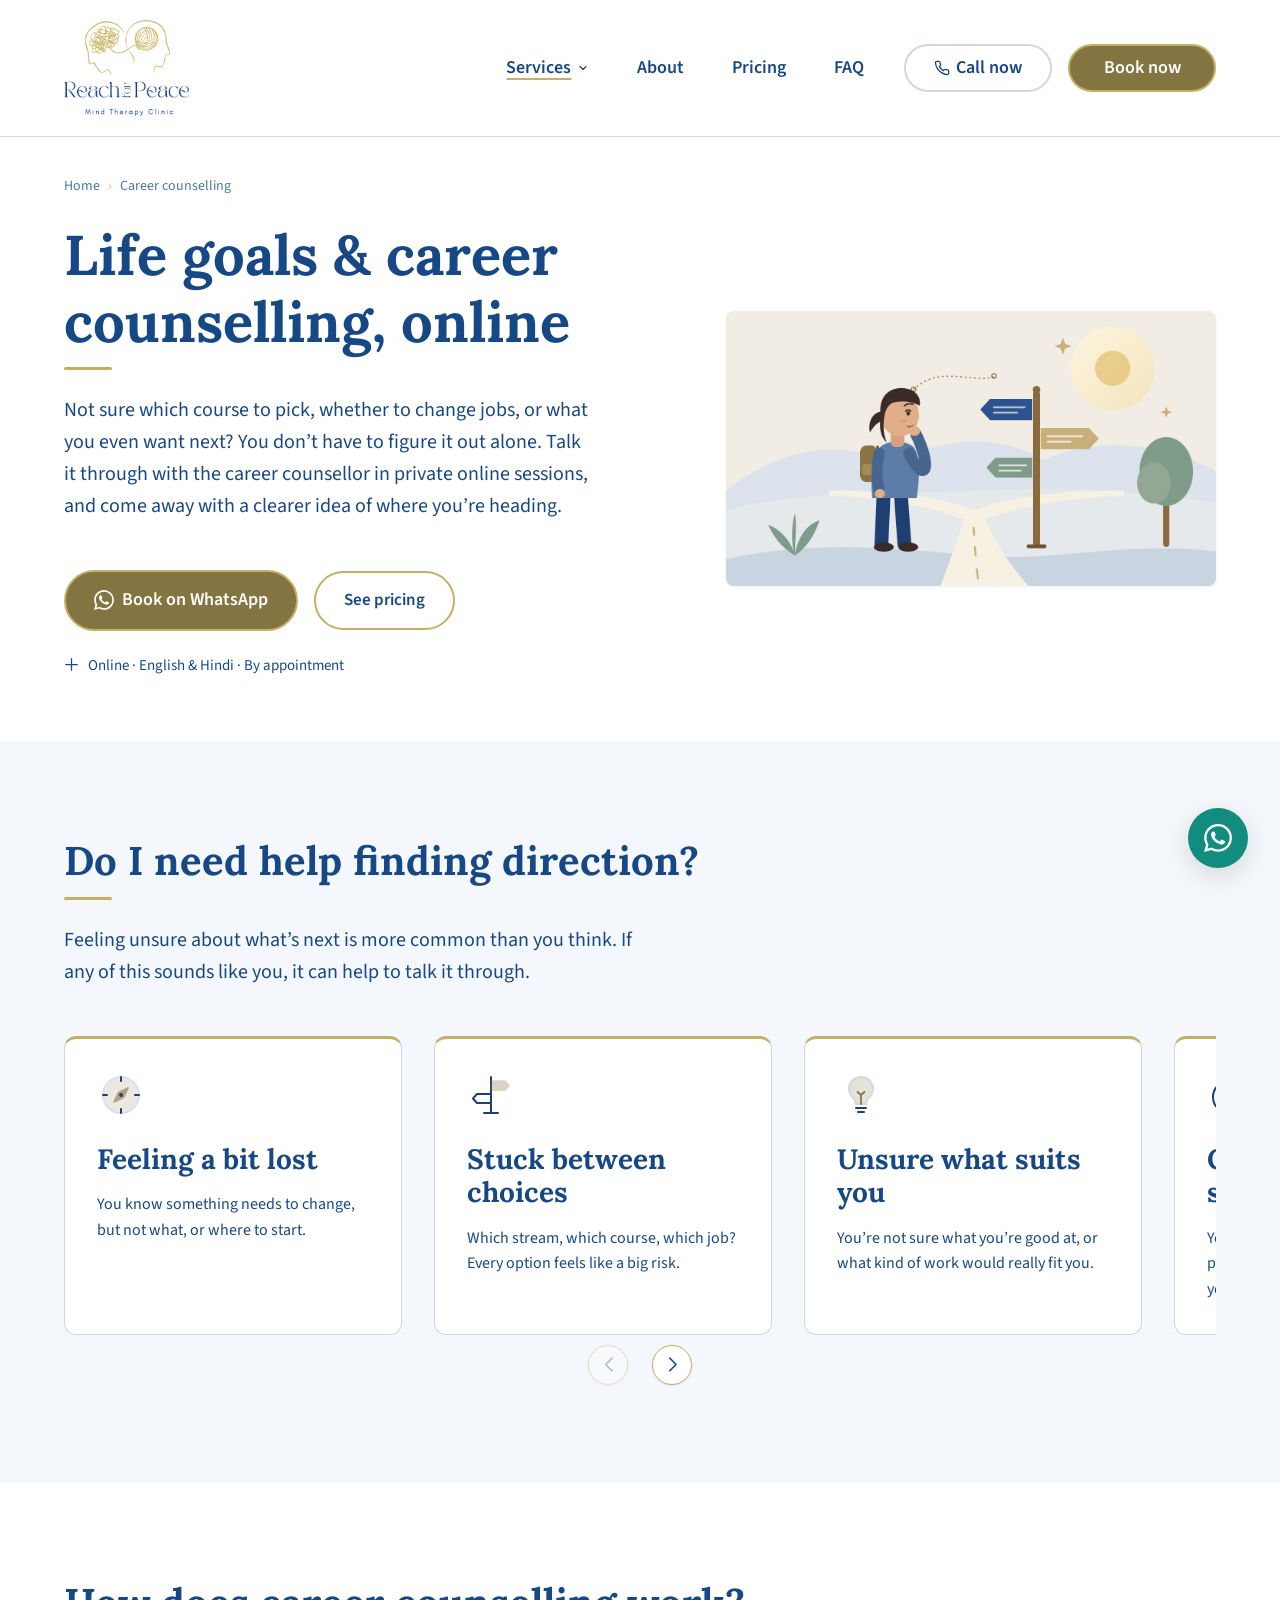
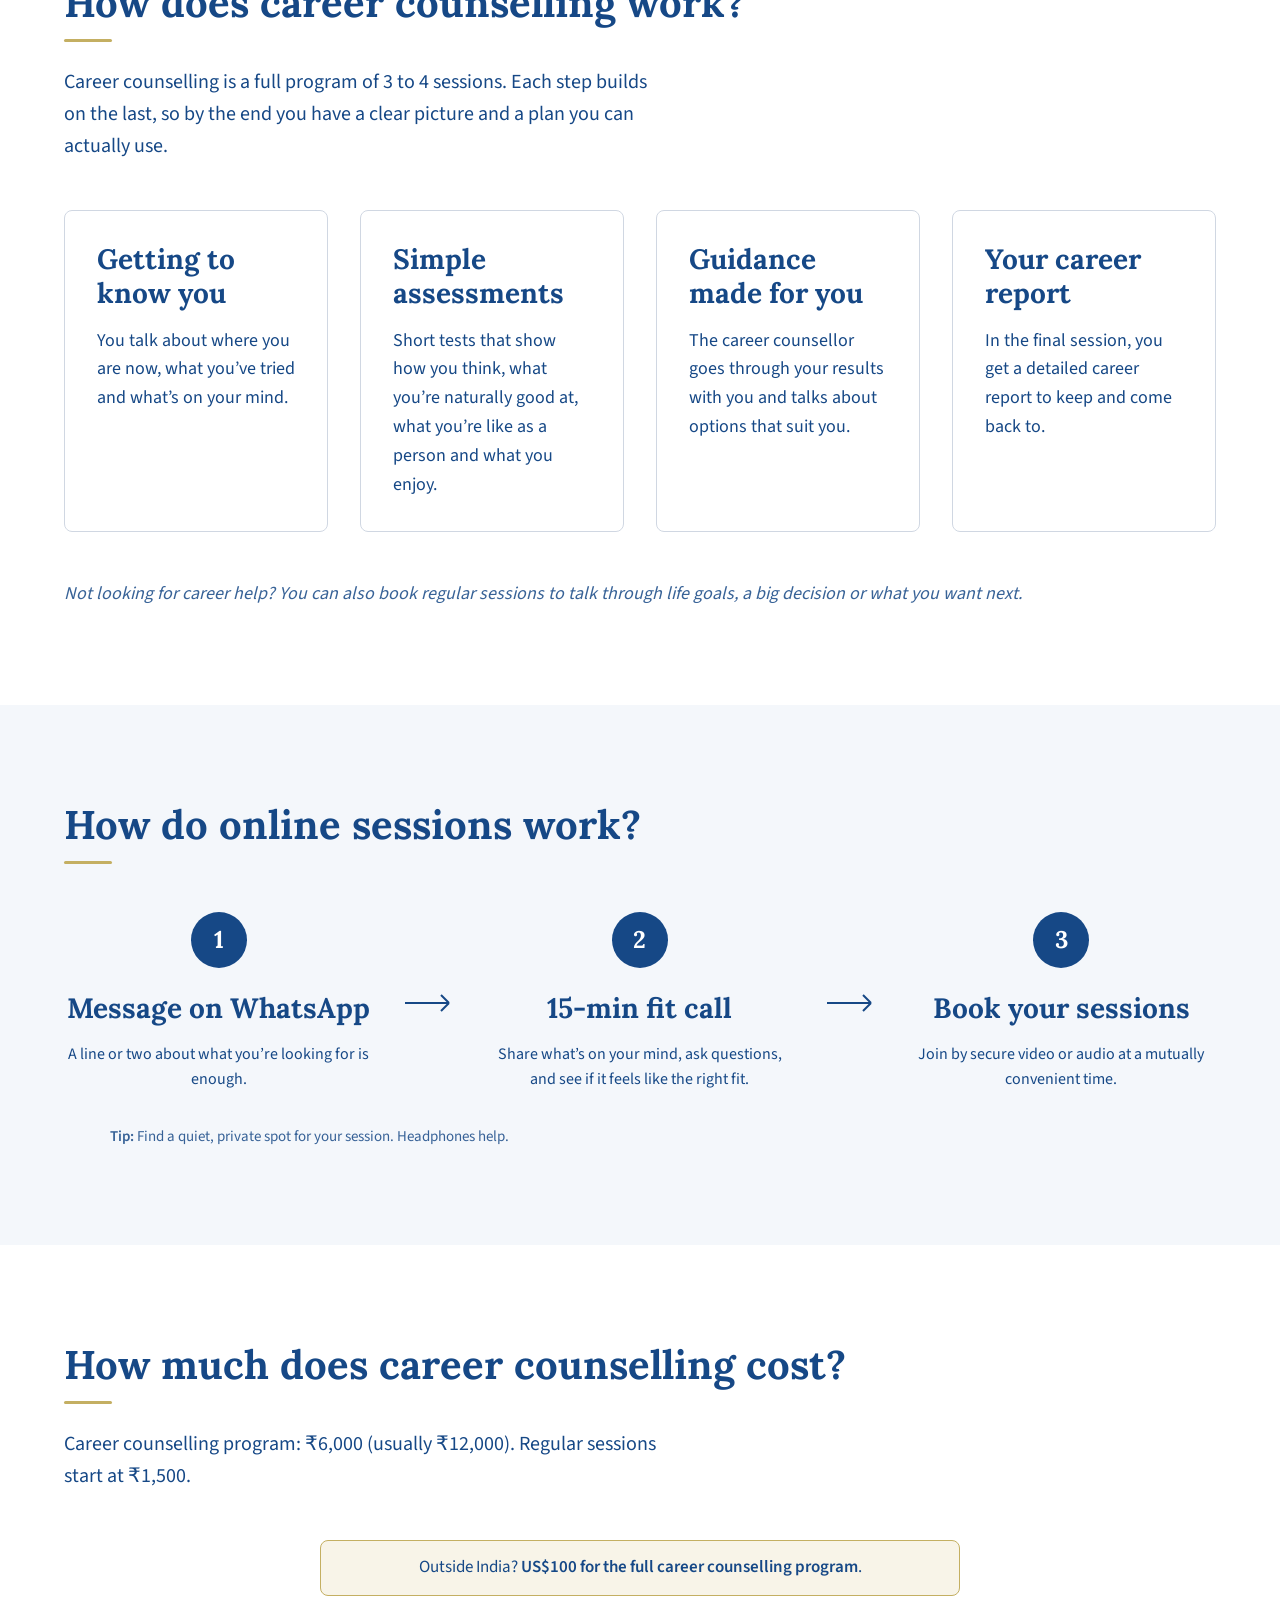
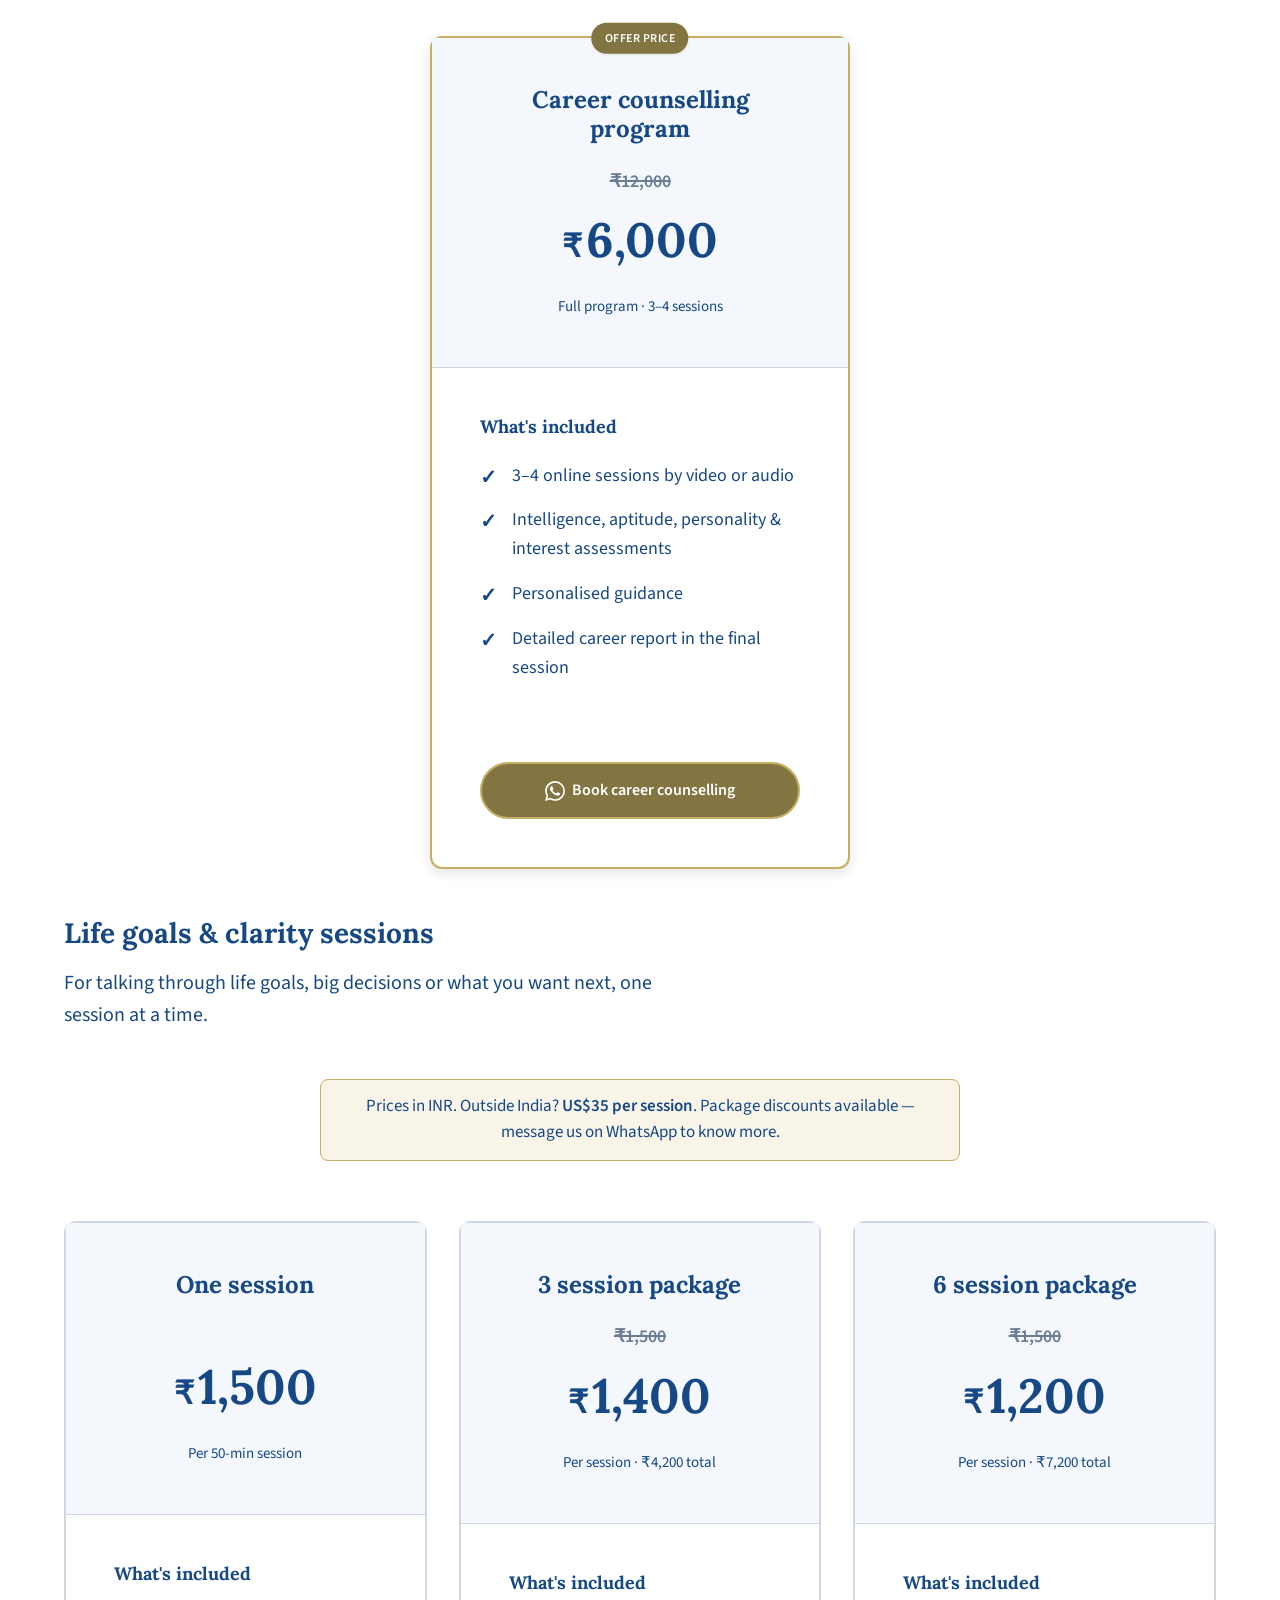
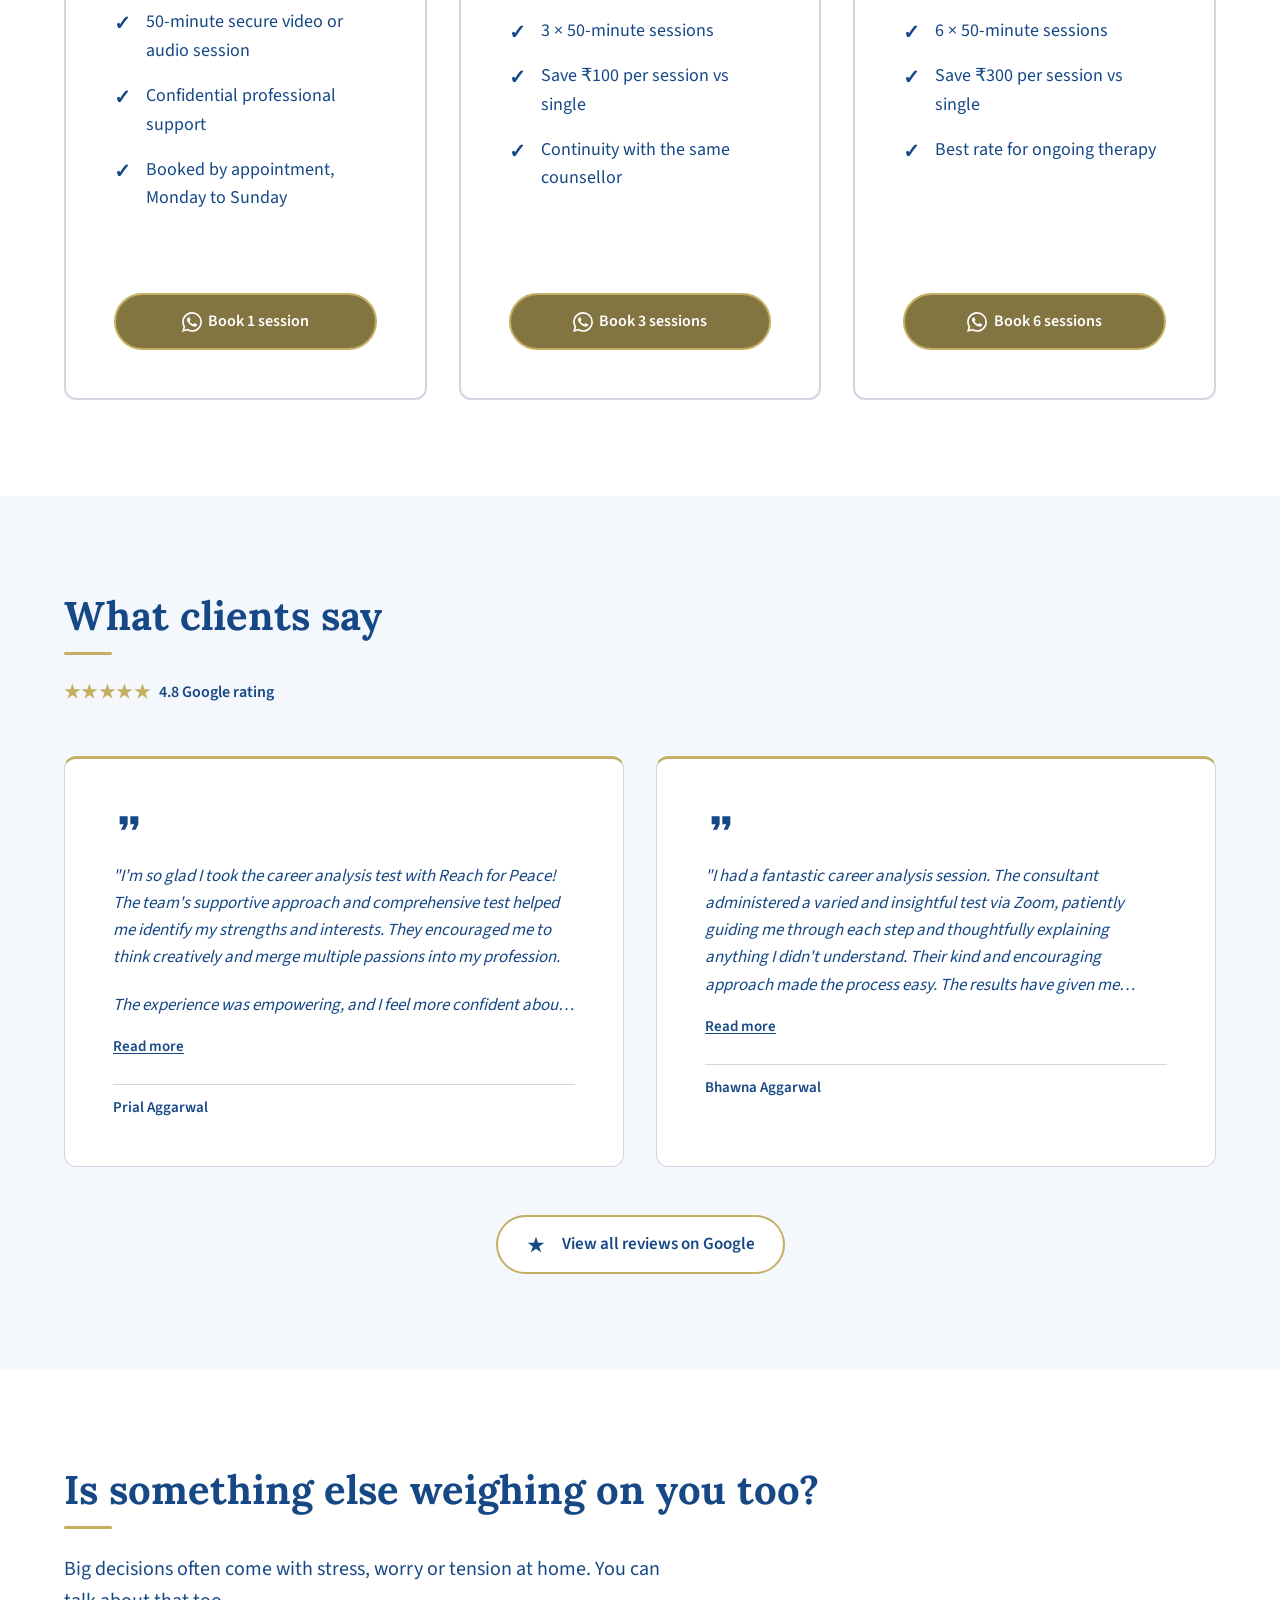
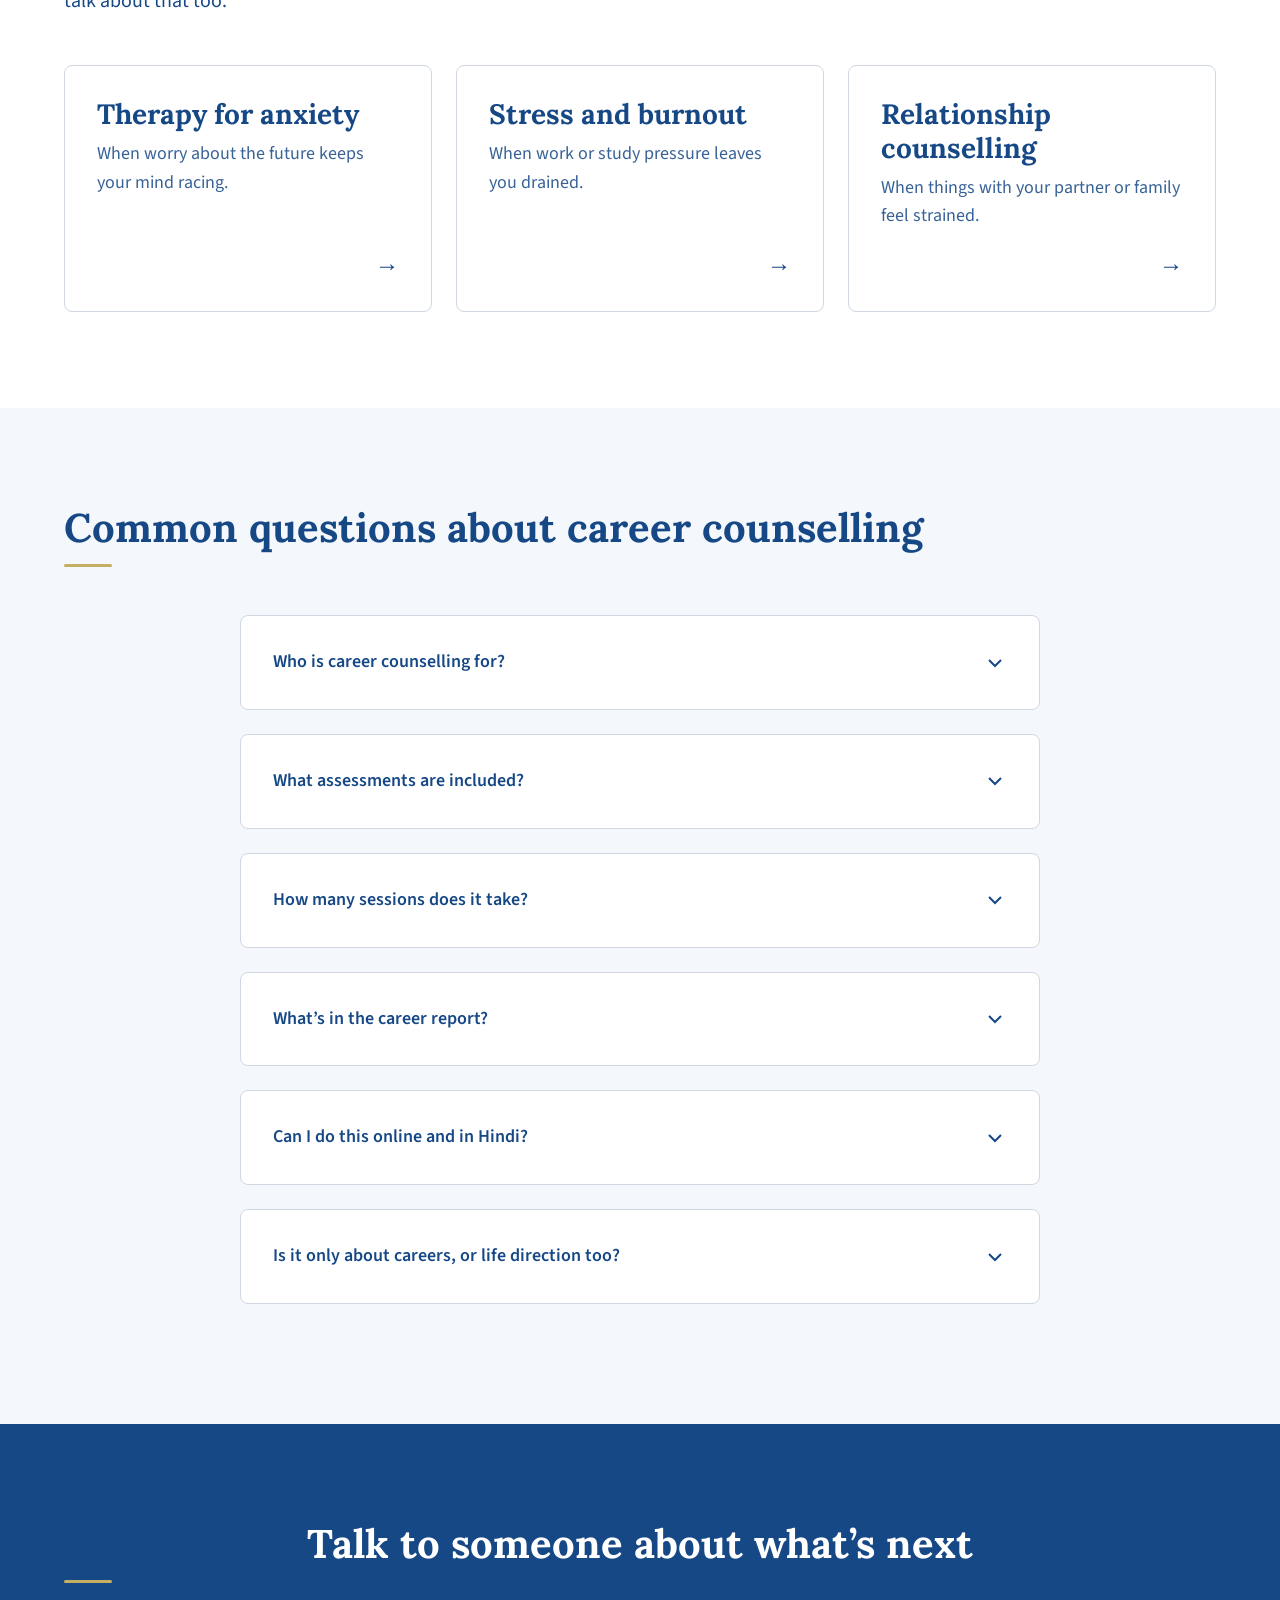
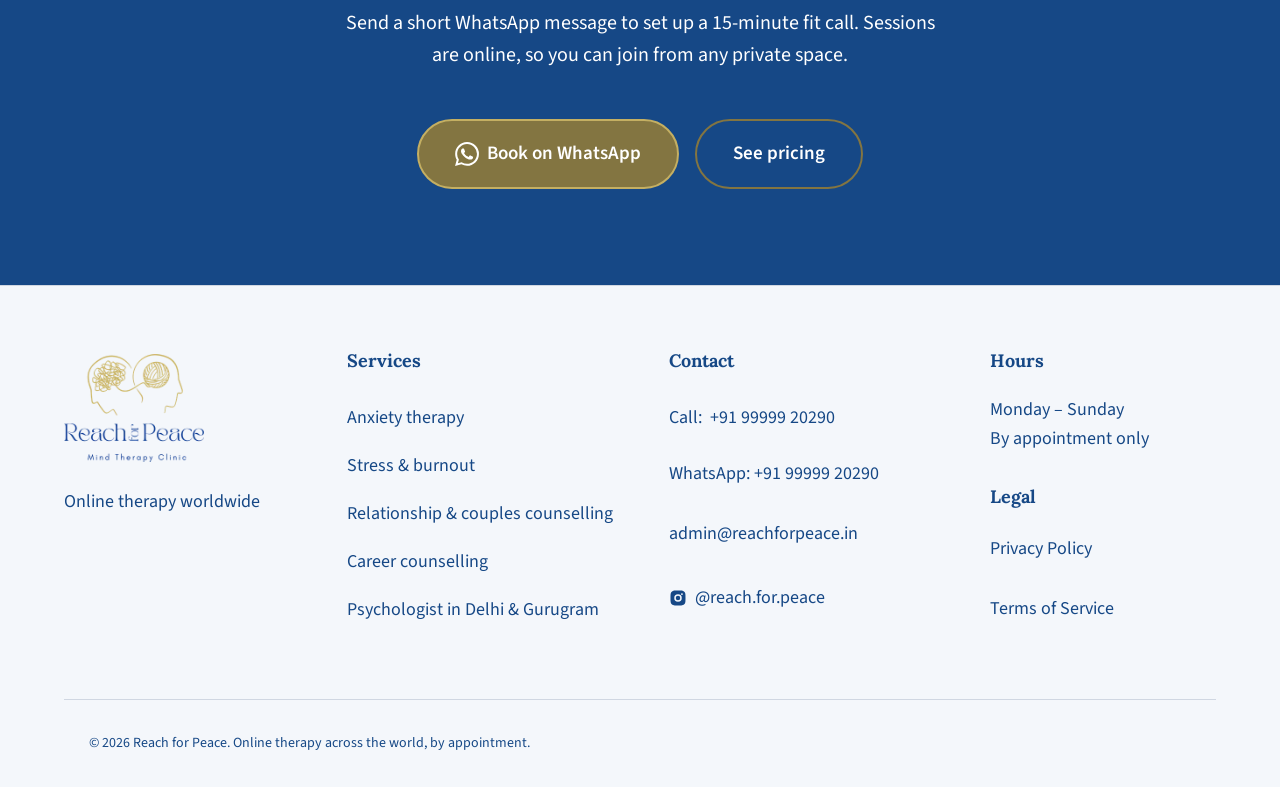
<file: career-counselling.html>
<!DOCTYPE html>
<html lang="en-IN">
<head>
    <meta charset="UTF-8">
    <meta name="viewport" content="width=device-width, initial-scale=1.0">
    
    <!-- STAGING ONLY: Remove at launch -->
    <meta name="robots" content="index, follow, max-image-preview:large">
    
    <title>Online Career Counselling &amp; Assessments | Reach for Peace</title>
    <meta name="description" content="Online career counselling for students and professionals: four psychometric assessments, guidance sessions and a career report, in English &amp; Hindi.">
    <meta name="author" content="Reach for Peace">
    <meta name="theme-color" content="#164886">
    <link rel="canonical" href="https://reachforpeace.in/career-counselling">
    <link rel="alternate" hreflang="en-IN" href="https://reachforpeace.in/career-counselling" />
    <link rel="alternate" hreflang="x-default" href="https://reachforpeace.in/career-counselling" />

    <!-- Open Graph -->
    <meta property="og:type" content="website">
    <meta property="og:locale" content="en_IN">
    <meta property="og:site_name" content="Reach for Peace">
    <meta property="og:title" content="Online Career Counselling &amp; Assessments | Reach for Peace">
    <meta property="og:description" content="Online career counselling for students and professionals: four psychometric assessments, guidance sessions and a career report, in English &amp; Hindi.">
    <meta property="og:url" content="https://reachforpeace.in/career-counselling">
    <meta property="og:image" content="https://reachforpeace.in/assets/og/og-career-counselling.jpg">
    <meta property="og:image:alt" content="Career counselling with Reach for Peace">
    <meta property="og:image:width" content="1200">
    <meta property="og:image:height" content="630">

    <!-- Twitter -->
    <meta name="twitter:card" content="summary_large_image">
    <meta name="twitter:title" content="Online Career Counselling &amp; Assessments | Reach for Peace">
    <meta name="twitter:description" content="Online career counselling for students and professionals: four psychometric assessments, guidance sessions and a career report, in English &amp; Hindi.">
    <meta name="twitter:image" content="https://reachforpeace.in/assets/og/og-career-counselling.jpg">
    <meta name="twitter:image:alt" content="Career counselling with Reach for Peace">

    <link rel="icon" href="/favicon.ico" sizes="16x16 32x32">
    <link rel="icon" type="image/png" sizes="48x48" href="/assets/favicon-48x48.png">
    <link rel="icon" type="image/png" sizes="96x96" href="/assets/favicon-96x96.png">
    <link rel="icon" type="image/png" sizes="192x192" href="/assets/icon-192.png">
    <link rel="icon" type="image/png" sizes="512x512" href="/assets/icon-512.png">
    <link rel="apple-touch-icon" sizes="180x180" href="/apple-touch-icon.png">
    <link rel="manifest" href="/site.webmanifest">
    <link rel="describedby" href="/llms.txt" title="llms.txt">

    <!-- Fonts -->
    <link rel="preload" href="/assets/fonts/lora-v37-latin-700.woff2" as="font" type="font/woff2" crossorigin>
    <link rel="preload" href="/assets/fonts/source-sans-3-v20-latin-regular.woff2" as="font" type="font/woff2" crossorigin>
    
    <!-- Styles -->
    <link rel="stylesheet" href="css/styles.css">
    <!-- Swiper 11 (help-card slider: mobile always, desktop only when 4+ cards) -->
    <link rel="stylesheet" href="css/vendor/swiper-bundle.min.css">
    
    <!-- JSON-LD Structured Data -->
    <script type="application/ld+json">
{
  "@context": "https://schema.org",
  "@graph": [
    {
      "@type": "WebPage",
      "@id": "https://reachforpeace.in/career-counselling#webpage",
      "url": "https://reachforpeace.in/career-counselling",
      "name": "Online Career Counselling & Assessments | Reach for Peace",
      "description": "Online career counselling for students and professionals: four psychometric assessments, guidance sessions and a career report, in English & Hindi.",
      "isPartOf": {
        "@id": "https://reachforpeace.in/#website"
      },
      "about": {
        "@id": "https://reachforpeace.in/career-counselling#service"
      },
      "breadcrumb": {
        "@id": "https://reachforpeace.in/career-counselling#breadcrumb"
      },
      "primaryImageOfPage": {
        "@type": "ImageObject",
        "url": "https://reachforpeace.in/assets/og/og-career-counselling.jpg",
        "width": 1200,
        "height": 630
      },
      "inLanguage": "en-IN"
    },
    {
      "@type": "BreadcrumbList",
      "@id": "https://reachforpeace.in/career-counselling#breadcrumb",
      "itemListElement": [
        {
          "@type": "ListItem",
          "position": 1,
          "name": "Home",
          "item": "https://reachforpeace.in/"
        },
        {
          "@type": "ListItem",
          "position": 2,
          "name": "Career counselling",
          "item": "https://reachforpeace.in/career-counselling"
        }
      ]
    },
    {
      "@type": "Service",
      "@id": "https://reachforpeace.in/career-counselling#service",
      "name": "Career counselling program",
      "serviceType": "Career counselling",
      "description": "Online career counselling program over 3 to 4 sessions, with intelligence, aptitude, personality and interest assessments and a career report, in English and Hindi.",
      "provider": {
        "@id": "https://reachforpeace.in/#organization"
      },
      "areaServed": [
        {
          "@type": "Country",
          "name": "India"
        },
        "Worldwide"
      ],
      "availableLanguage": [
        "en-IN",
        "hi-IN"
      ],
      "availableChannel": {
        "@type": "ServiceChannel",
        "serviceUrl": "https://reachforpeace.in/career-counselling",
        "availableLanguage": [
          "en-IN",
          "hi-IN"
        ]
      },
      "offers": [
        {
          "@type": "Offer",
          "name": "Career counselling program (offer price)",
          "price": "6000",
          "priceCurrency": "INR",
          "availability": "https://schema.org/InStock",
          "url": "https://reachforpeace.in/career-counselling#pricing"
        },
        {
          "@type": "Offer",
          "name": "Career counselling program, clients outside India",
          "price": "100",
          "priceCurrency": "USD",
          "availability": "https://schema.org/InStock",
          "url": "https://reachforpeace.in/career-counselling#pricing"
        }
      ]
    },
    {
      "@type": "FAQPage",
      "@id": "https://reachforpeace.in/career-counselling#faq",
      "mainEntity": [
        {
          "@type": "Question",
          "name": "Who is career counselling for?",
          "acceptedAnswer": {
            "@type": "Answer",
            "text": "It’s for students choosing a stream or course, graduates working out what’s next, and people thinking about a career change. If you feel unsure about your direction, it can help."
          }
        },
        {
          "@type": "Question",
          "name": "What assessments are included?",
          "acceptedAnswer": {
            "@type": "Answer",
            "text": "There are four: intelligence, aptitude, personality and interest. Put simply, they look at how you think, what you’re good at, what you’re like and what you enjoy. They aren’t exams, so there’s no pass or fail."
          }
        },
        {
          "@type": "Question",
          "name": "How many sessions does it take?",
          "acceptedAnswer": {
            "@type": "Answer",
            "text": "The program runs over 3 to 4 sessions. You pay one fee for the full program, so you know the cost from the start."
          }
        },
        {
          "@type": "Question",
          "name": "What’s in the career report?",
          "acceptedAnswer": {
            "@type": "Answer",
            "text": "It brings together what came out of your assessments and sessions, so it’s all in one place. You get it in the final session, to keep and come back to."
          }
        },
        {
          "@type": "Question",
          "name": "Can I do this online and in Hindi?",
          "acceptedAnswer": {
            "@type": "Answer",
            "text": "Yes. All sessions are online, by secure video or audio, by appointment. You can have them in English or Hindi."
          }
        },
        {
          "@type": "Question",
          "name": "Is it only about careers, or life direction too?",
          "acceptedAnswer": {
            "@type": "Answer",
            "text": "Both. If you’re stuck on life goals or a big decision rather than a career, you can book regular sessions instead, starting at ₹1,500 for 50 minutes."
          }
        }
      ]
    }
  ]
}
    </script>

    <!-- Microsoft Clarity -->
    <script type="text/javascript">
        (function(c,l,a,r,i,t,y){
            c[a]=c[a]||function(){(c[a].q=c[a].q||[]).push(arguments)};
            t=l.createElement(r);t.async=1;t.src="https://www.clarity.ms/tag/"+i;
            y=l.getElementsByTagName(r)[0];y.parentNode.insertBefore(t,y);
        })(window, document, "clarity", "script", "yhasz21bfp");
    </script>
    <!-- Career page only: white review cards on the light section -->
    <style>
        .testimonials.section--surface-bg .testimonial-card { background-color: #FFFFFF; }
    </style>
</head>
<body>
    <!-- Skip Link for Accessibility -->
    <a href="#main-content" class="skip-link">Skip to main content</a>
    
    <!-- Header -->
    <header class="site-header" role="banner">
        <div class="container">
            <div class="header-content">
                <a href="/" class="wordmark" aria-label="Reach for Peace — Mind Therapy Clinic">
                    <picture>
                        <source type="image/webp" srcset="assets/logo-nav.webp">
                        <img src="assets/logo-nav.png" alt="Reach for Peace Mind Therapy Clinic" class="site-logo site-logo--nav" width="270" height="208" decoding="async" fetchpriority="high">
                    </picture>
                </a>
                <button class="mobile-menu-toggle" aria-label="Toggle navigation menu" aria-expanded="false">
                    <span class="hamburger"></span>
                </button>
                <nav class="main-nav" role="navigation" aria-label="Main navigation">
                    <ul>
                        <li class="nav-dropdown is-current">
                            <button type="button" class="nav-dropdown-toggle" aria-expanded="false" aria-controls="nav-services-menu">Services<svg class="nav-dropdown-caret" width="12" height="12" viewBox="0 0 24 24" fill="none" stroke="currentColor" stroke-width="2.5" stroke-linecap="round" stroke-linejoin="round" aria-hidden="true" focusable="false"><polyline points="6 9 12 15 18 9"/></svg></button>
                            <ul class="nav-dropdown-menu" id="nav-services-menu">
                                <li><a href="/therapy-for-anxiety">Anxiety therapy</a></li>
                                <li><a href="/stress-and-burnout-counselling">Stress &amp; burnout</a></li>
                                <li><a href="/relationship-counselling">Relationship &amp; couples counselling</a></li>
                                <li><a href="/career-counselling" aria-current="page">Career counselling</a></li>
                            </ul>
                        </li>
                        <li><a href="/about">About</a></li>
                        <li><a href="#pricing">Pricing</a></li>
                        <li><a href="#faq">FAQ</a></li>
                        <li class="nav-actions">
                            <a href="tel:+919999920290" class="nav-call" id="nav-call" aria-label="Call Reach for Peace now">
                                <svg class="nav-call-icon" width="16" height="16" viewBox="0 0 24 24" fill="none" stroke="currentColor" stroke-width="2" aria-hidden="true"><path d="M22 16.92v3a2 2 0 0 1-2.18 2 19.79 19.79 0 0 1-8.63-3.07 19.5 19.5 0 0 1-6-6 19.79 19.79 0 0 1-3.07-8.67A2 2 0 0 1 4.11 2h3a2 2 0 0 1 2 1.72c.127.96.361 1.903.7 2.81a2 2 0 0 1-.45 2.11L8.09 9.91a16 16 0 0 0 6 6l1.27-1.27a2 2 0 0 1 2.11-.45c.907.339 1.85.573 2.81.7A2 2 0 0 1 22 16.92z"/></svg>
                                <span class="nav-call-label">Call now</span>
                            </a>
                            <a href="https://wa.me/919999920290?text=Hi%2C%20I%27d%20like%20to%20know%20about%20career%20counselling%20and%20life%20goals%20sessions%20with%20Reach%20for%20Peace." class="nav-cta" data-clarity-event="book_whatsapp_cta" data-clarity-location="nav">Book now</a>
                        </li>
                    </ul>
                </nav>
            </div>
        </div>
    </header>
    
    <!-- Main Content -->
    <main id="main-content">
        <!-- Hero Section (Option A: split hero, copy left / image right) -->
        <section class="hero hero--service" aria-labelledby="hero-heading">
            <div class="container">
                <nav class="breadcrumb" aria-label="Breadcrumb">
                    <ol>
                        <li><a href="/">Home</a></li>
                        <li aria-current="page">Career counselling</li>
                    </ol>
                </nav>
                <div class="hero-split">
                    <div class="hero-content">
                        <h1 id="hero-heading">Life goals &amp; career counselling, online</h1>
                        <p class="hero-subcopy">Not sure which course to pick, whether to change jobs, or what you even want next? You don&rsquo;t have to figure it out alone. Talk it through with the career counsellor in private online sessions, and come away with a clearer idea of where you&rsquo;re heading.</p>
                        
                        <div class="hero-cta-group">
                            <a href="https://wa.me/919999920290?text=Hi%2C%20I%27d%20like%20to%20know%20about%20career%20counselling%20and%20life%20goals%20sessions%20with%20Reach%20for%20Peace." class="btn btn-primary btn-whatsapp" id="hero-book-whatsapp" data-clarity-event="book_whatsapp_cta" data-clarity-location="career_hero" aria-label="Book on WhatsApp">
                                <svg class="whatsapp-icon" width="20" height="20" viewBox="0 0 24 24" fill="currentColor" aria-hidden="true">
                                    <path d="M17.472 14.382c-.297-.149-1.758-.867-2.03-.967-.273-.099-.471-.148-.67.15-.197.297-.767.966-.94 1.164-.173.199-.347.223-.644.075-.297-.15-1.255-.463-2.39-1.475-.883-.788-1.48-1.761-1.653-2.059-.173-.297-.018-.458.13-.606.134-.133.298-.347.446-.52.149-.174.198-.298.298-.497.099-.198.05-.371-.025-.52-.075-.149-.669-1.612-.916-2.207-.242-.579-.487-.5-.669-.51-.173-.008-.371-.01-.57-.01-.198 0-.52.074-.792.372-.272.297-1.04 1.016-1.04 2.479 0 1.462 1.065 2.875 1.213 3.074.149.198 2.096 3.2 5.077 4.487.709.306 1.262.489 1.694.625.712.227 1.36.195 1.871.118.571-.085 1.758-.719 2.006-1.413.248-.694.248-1.289.173-1.413-.074-.124-.272-.198-.57-.347m-5.421 7.403h-.004a9.87 9.87 0 01-5.031-1.378l-.361-.214-3.741.982.998-3.648-.235-.374a9.86 9.86 0 01-1.51-5.26c.001-5.45 4.436-9.884 9.888-9.884 2.64 0 5.122 1.03 6.988 2.898a9.825 9.825 0 012.893 6.994c-.003 5.45-4.437 9.884-9.885 9.884m8.413-18.297A11.815 11.815 0 0012.05 0C5.495 0 .16 5.335.157 11.892c0 2.096.547 4.142 1.588 5.945L.057 24l6.305-1.654a11.882 11.882 0 005.683 1.448h.005c6.554 0 11.89-5.335 11.893-11.893a11.821 11.821 0 00-3.48-8.413Z"/>
                                </svg>
                                Book on WhatsApp
                            </a>
                            <a href="#pricing" class="btn btn-secondary" aria-label="See pricing">See pricing</a>
                        </div>

                        <p class="hero-availability">
                            <svg width="16" height="16" viewBox="0 0 24 24" fill="none" stroke="currentColor" stroke-width="2" aria-hidden="true"><path d="M12 2v20M2 12h20"/></svg>
                            Online · English &amp; Hindi · By appointment
                        </p>
                    </div>
                    
                    <div class="hero-image hero-image--illustration">
                        <img
                            src="assets/illustrations/life-goals-hero-flat.jpg"
                            alt="Flat illustration of a person with a backpack standing where a road splits in two, hand on chin, looking up at a signpost with arrows pointing different ways, with soft hills, a tree and the sun behind"
                            width="1280"
                            height="720"
                            loading="eager"
                            decoding="async">
                    </div>
                </div>
            </div>
        </section>
        
        <!-- Who It Helps -->
        <section class="who-we-help" aria-labelledby="who-heading">
            <div class="container">
                <h2 id="who-heading">Do I need help finding direction?</h2>
                <p class="section-intro">Feeling unsure about what&rsquo;s next is more common than you think. If any of this sounds like you, it can help to talk it through.</p>
                
                <div class="help-grid swiper" id="help-grid-swiper" data-help-swiper>
                    <div class="swiper-wrapper">
                    <div class="help-card swiper-slide">
                        <div class="help-icon help-icon--pulse" aria-hidden="true">
                            <svg width="48" height="48" viewBox="0 0 48 48" fill="none" xmlns="http://www.w3.org/2000/svg">
                                <!-- Compass -->
                                <circle cx="24" cy="24" r="18" fill="#8A7443" opacity="0.15" stroke="#1F3F73" stroke-width="2"/>
                                <path d="M24 6V10M24 38V42M6 24H10M38 24H42" stroke="#1F3F73" stroke-width="2" stroke-linecap="round"/>
                                <path d="M31 17L26.5 26.5L17 31L21.5 21.5Z" fill="#8A7443" opacity="0.6" stroke="#8A7443" stroke-width="1.75" stroke-linejoin="round"/>
                                <circle cx="24" cy="24" r="2" fill="#1F3F73"/>
                            </svg>
                        </div>
                        <h3>Feeling a bit lost</h3>
                        <p>You know something needs to change, but not what, or where to start.</p>
                    </div>

                    <div class="help-card swiper-slide">
                        <div class="help-icon help-icon--pulse" aria-hidden="true">
                            <svg width="48" height="48" viewBox="0 0 48 48" fill="none" xmlns="http://www.w3.org/2000/svg">
                                <!-- Signpost at a crossroads -->
                                <path d="M24 6V42M17 42H31" stroke="#1F3F73" stroke-width="2" stroke-linecap="round"/>
                                <path d="M24 10H38L42 14.5L38 19H24Z" fill="#8A7443" opacity="0.3" stroke="#8A7443" stroke-width="1.75" stroke-linejoin="round"/>
                                <path d="M24 23H10L6 27.5L10 32H24Z" stroke="#1F3F73" stroke-width="2" stroke-linejoin="round"/>
                            </svg>
                        </div>
                        <h3>Stuck between choices</h3>
                        <p>Which stream, which course, which job? Every option feels like a big risk.</p>
                    </div>

                    <div class="help-card swiper-slide">
                        <div class="help-icon help-icon--pulse" aria-hidden="true">
                            <svg width="48" height="48" viewBox="0 0 48 48" fill="none" xmlns="http://www.w3.org/2000/svg">
                                <!-- Lightbulb -->
                                <path d="M24 6C17 6 12 11.2 12 17.8C12 22.4 14.6 25.4 16.8 27.6C18 28.8 18.6 30.2 18.6 31.8V33H29.4V31.8C29.4 30.2 30 28.8 31.2 27.6C33.4 25.4 36 22.4 36 17.8C36 11.2 31 6 24 6Z" fill="#8A7443" opacity="0.2" stroke="#1F3F73" stroke-width="2" stroke-linejoin="round"/>
                                <path d="M19 37H29M21 41H27" stroke="#1F3F73" stroke-width="2" stroke-linecap="round"/>
                                <path d="M24 33V24M20.5 21L24 24L27.5 21" stroke="#8A7443" stroke-width="1.75" stroke-linecap="round" stroke-linejoin="round"/>
                            </svg>
                        </div>
                        <h3>Unsure what suits you</h3>
                        <p>You&rsquo;re not sure what you&rsquo;re good at, or what kind of work would really fit you.</p>
                    </div>

                    <div class="help-card swiper-slide">
                        <div class="help-icon help-icon--pulse" aria-hidden="true">
                            <svg width="48" height="48" viewBox="0 0 48 48" fill="none" xmlns="http://www.w3.org/2000/svg">
                                <!-- Target with arrow -->
                                <circle cx="22" cy="26" r="16" stroke="#1F3F73" stroke-width="2"/>
                                <circle cx="22" cy="26" r="9.5" fill="#8A7443" opacity="0.2" stroke="#1F3F73" stroke-width="2"/>
                                <circle cx="22" cy="26" r="3" fill="#8A7443"/>
                                <path d="M22 26L40 8M34 8H40V14" stroke="#8A7443" stroke-width="2" stroke-linecap="round" stroke-linejoin="round"/>
                            </svg>
                        </div>
                        <h3>Goals that keep slipping</h3>
                        <p>You have plans, but they keep getting pushed back, or no longer feel like yours.</p>
                    </div>
                    </div>
                    <button type="button" class="swiper-button-prev" aria-label="Previous sign"></button>
                    <button type="button" class="swiper-button-next" aria-label="Next sign"></button>
                </div>
            </div>
        </section>
        
        <!-- What Career Counselling Involves -->
        <section class="approach" aria-labelledby="approach-heading">
            <div class="container">
                <h2 id="approach-heading">How does career counselling work?</h2>
                <p class="section-intro">Career counselling is a full program of 3 to 4 sessions. Each step builds on the last, so by the end you have a clear picture and a plan you can actually use.</p>
                
                <div class="approach-grid card-swiper swiper" data-card-swiper data-swiper-label="program step">
                    <div class="swiper-wrapper">
                    <div class="approach-card swiper-slide">
                        <h3>Getting to know you</h3>
                        <p>You talk about where you are now, what you&rsquo;ve tried and what&rsquo;s on your mind.</p>
                    </div>

                    <div class="approach-card swiper-slide">
                        <h3>Simple assessments</h3>
                        <p>Short tests that show how you think, what you&rsquo;re naturally good at, what you&rsquo;re like as a person and what you enjoy.</p>
                    </div>

                    <div class="approach-card swiper-slide">
                        <h3>Guidance made for you</h3>
                        <p>The career counsellor goes through your results with you and talks about options that suit you.</p>
                    </div>

                    <div class="approach-card swiper-slide">
                        <h3>Your career report</h3>
                        <p>In the final session, you get a detailed career report to keep and come back to.</p>
                    </div>
                    </div>
                    <button type="button" class="swiper-button-prev" aria-label="Previous program step"></button>
                    <button type="button" class="swiper-button-next" aria-label="Next program step"></button>
                </div>
                
                <p class="approach-note">Not looking for career help? You can also book regular sessions to talk through life goals, a big decision or what you want next.</p>
            </div>
        </section>
        
        <!-- How It Works -->
        <section class="how-it-works" aria-labelledby="how-heading">
            <div class="container">
                <h2 id="how-heading">How do online sessions work?</h2>
                
                <div class="steps-grid">
                    <div class="step">
                        <div class="step-number" aria-hidden="true">1</div>
                        <h3>Message on WhatsApp</h3>
                        <p>A line or two about what you&rsquo;re looking for is enough.</p>
                    </div>
                    
                    <svg class="step-arrow" width="48" height="24" viewBox="0 0 48 24" fill="none" aria-hidden="true">
                        <path d="M0 12h44m0 0l-8-8m8 8l-8 8" stroke="currentColor" stroke-width="2"/>
                    </svg>
                    
                    <div class="step">
                        <div class="step-number" aria-hidden="true">2</div>
                        <h3>15-min fit call</h3>
                        <p>Share what&rsquo;s on your mind, ask questions, and see if it feels like the right fit.</p>
                    </div>
                    
                    <svg class="step-arrow" width="48" height="24" viewBox="0 0 48 24" fill="none" aria-hidden="true">
                        <path d="M0 12h44m0 0l-8-8m8 8l-8 8" stroke="currentColor" stroke-width="2"/>
                    </svg>
                    
                    <div class="step">
                        <div class="step-number" aria-hidden="true">3</div>
                        <h3>Book your sessions</h3>
                        <p>Join by secure video or audio at a mutually convenient time.</p>
                    </div>
                </div>
                
                <p class="steps-tip"><strong>Tip:</strong> Find a quiet, private spot for your session. Headphones help.</p>
            </div>
        </section>
        
        <!-- Pricing -->
        <section class="pricing section--white-bg" id="pricing" aria-labelledby="pricing-heading">
            <div class="container">
                <h2 id="pricing-heading">How much does career counselling cost?</h2>
                <p class="section-intro">Career counselling program: ₹6,000 (usually ₹12,000). Regular sessions start at ₹1,500.</p>
                <p class="pricing-student-note" style="text-align: center; margin-top: 0.5rem; margin-bottom: 0;">Outside India? <strong>US$100 for the full career counselling program</strong>.</p>

                <div class="pricing-career" style="max-width: 420px; margin: 2.5rem auto 0;">
                    <article class="pricing-card pricing-card--featured">
                        <p class="pricing-badge">Offer price</p>
                        <div class="pricing-header">
                            <h3>Career counselling program</h3>
                            <div class="price-amount price-amount--sale">
                                <span class="price-was" aria-label="Usual program fee">₹12,000</span>
                                <span class="price-now">
                                    <span class="price-currency">₹</span>
                                    <span class="price-value">6,000</span>
                                </span>
                            </div>
                            <p class="pricing-note">Full program · 3–4 sessions</p>
                        </div>
                        <div class="pricing-includes">
                            <h4>What's included</h4>
                            <ul>
                                <li>3&ndash;4 online sessions by video or audio</li>
                                <li>Intelligence, aptitude, personality &amp; interest assessments</li>
                                <li>Personalised guidance</li>
                                <li>Detailed career report in the final session</li>
                            </ul>
                        </div>
                        <a href="https://wa.me/919999920290?text=Hi%2C%20I%20would%20like%20to%20book%20the%20career%20counselling%20program%20%28%E2%82%B96%2C000%20offer%29%20with%20Reach%20for%20Peace." class="btn btn-primary btn-whatsapp" data-whatsapp-package="career-program" data-clarity-event="book_whatsapp_cta" data-clarity-location="career_pricing" aria-label="Book the career counselling program on WhatsApp">
                            <svg class="whatsapp-icon" width="20" height="20" viewBox="0 0 24 24" fill="currentColor" aria-hidden="true">
                                    <path d="M17.472 14.382c-.297-.149-1.758-.867-2.03-.967-.273-.099-.471-.148-.67.15-.197.297-.767.966-.94 1.164-.173.199-.347.223-.644.075-.297-.15-1.255-.463-2.39-1.475-.883-.788-1.48-1.761-1.653-2.059-.173-.297-.018-.458.13-.606.134-.133.298-.347.446-.52.149-.174.198-.298.298-.497.099-.198.05-.371-.025-.52-.075-.149-.669-1.612-.916-2.207-.242-.579-.487-.5-.669-.51-.173-.008-.371-.01-.57-.01-.198 0-.52.074-.792.372-.272.297-1.04 1.016-1.04 2.479 0 1.462 1.065 2.875 1.213 3.074.149.198 2.096 3.2 5.077 4.487.709.306 1.262.489 1.694.625.712.227 1.36.195 1.871.118.571-.085 1.758-.719 2.006-1.413.248-.694.248-1.289.173-1.413-.074-.124-.272-.198-.57-.347m-5.421 7.403h-.004a9.87 9.87 0 01-5.031-1.378l-.361-.214-3.741.982.998-3.648-.235-.374a9.86 9.86 0 01-1.51-5.26c.001-5.45 4.436-9.884 9.888-9.884 2.64 0 5.122 1.03 6.988 2.898a9.825 9.825 0 012.893 6.994c-.003 5.45-4.437 9.884-9.885 9.884m8.413-18.297A11.815 11.815 0 0012.05 0C5.495 0 .16 5.335.157 11.892c0 2.096.547 4.142 1.588 5.945L.057 24l6.305-1.654a11.882 11.882 0 005.683 1.448h.005c6.554 0 11.89-5.335 11.893-11.893a11.821 11.821 0 00-3.48-8.413Z"/>
                                </svg>
                            Book career counselling
                        </a>
                    </article>
                </div>

                <h3 id="sessions-pricing-heading" style="margin-top: 3rem;">Life goals &amp; clarity sessions</h3>
                <p class="section-intro">For talking through life goals, big decisions or what you want next, one session at a time.</p>
                
                <p class="pricing-student-note" style="text-align: center; margin-top: 0.5rem; margin-bottom: 2rem;">Prices in INR. Outside India? <strong>US$35 per session</strong>. Package discounts available — <a href="https://wa.me/919999920290" data-whatsapp-package="international-package-inquiry" data-clarity-event="book_whatsapp_cta" data-clarity-location="career_pricing">message us on WhatsApp</a> to know more.</p>

                <div class="pricing-grid">
                    <article class="pricing-card">
                        <div class="pricing-header">
                            <h3>One session</h3>
                            <div class="price-amount">
                                <span class="price-currency">₹</span>
                                <span class="price-value">1,500</span>
                            </div>
                            <p class="pricing-note">Per 50-min session</p>
                        </div>
                        <div class="pricing-includes">
                            <h4>What's included</h4>
                            <ul>
                                <li>50-minute secure video or audio session</li>
                                <li>Confidential professional support</li>
                                <li>Booked by appointment, Monday to Sunday</li>
                            </ul>
                        </div>
                        <a href="https://wa.me/919999920290?text=Hi%2C%20I%20would%20like%20to%20book%201%20session%20%28%E2%82%B91%2C500%29%20with%20Reach%20for%20Peace." class="btn btn-primary btn-whatsapp" data-whatsapp-package="one-session" data-clarity-event="book_whatsapp_cta" data-clarity-location="career_pricing" aria-label="Book one session on WhatsApp">
                            <svg class="whatsapp-icon" width="20" height="20" viewBox="0 0 24 24" fill="currentColor" aria-hidden="true">
                            <path d="M17.472 14.382c-.297-.149-1.758-.867-2.03-.967-.273-.099-.471-.148-.67.15-.197.297-.767.966-.94 1.164-.173.199-.347.223-.644.075-.297-.15-1.255-.463-2.39-1.475-.883-.788-1.48-1.761-1.653-2.059-.173-.297-.018-.458.13-.606.134-.133.298-.347.446-.52.149-.174.198-.298.298-.497.099-.198.05-.371-.025-.52-.075-.149-.669-1.612-.916-2.207-.242-.579-.487-.5-.669-.51-.173-.008-.371-.01-.57-.01-.198 0-.52.074-.792.372-.272.297-1.04 1.016-1.04 2.479 0 1.462 1.065 2.875 1.213 3.074.149.198 2.096 3.2 5.077 4.487.709.306 1.262.489 1.694.625.712.227 1.36.195 1.871.118.571-.085 1.758-.719 2.006-1.413.248-.694.248-1.289.173-1.413-.074-.124-.272-.198-.57-.347m-5.421 7.403h-.004a9.87 9.87 0 01-5.031-1.378l-.361-.214-3.741.982.998-3.648-.235-.374a9.86 9.86 0 01-1.51-5.26c.001-5.45 4.436-9.884 9.888-9.884 2.64 0 5.122 1.03 6.988 2.898a9.825 9.825 0 012.893 6.994c-.003 5.45-4.437 9.884-9.885 9.884m8.413-18.297A11.815 11.815 0 0012.05 0C5.495 0 .16 5.335.157 11.892c0 2.096.547 4.142 1.588 5.945L.057 24l6.305-1.654a11.882 11.882 0 005.683 1.448h.005c6.554 0 11.89-5.335 11.893-11.893a11.821 11.821 0 00-3.48-8.413Z"/>
                        </svg>
                            Book 1 session
                        </a>
                    </article>

                    <article class="pricing-card">
                        <div class="pricing-header">
                            <h3>3 session package</h3>
                            <div class="price-amount price-amount--sale">
                                <span class="price-was" aria-label="Usual single-session rate">₹1,500</span>
                                <span class="price-now">
                                    <span class="price-currency">₹</span>
                                    <span class="price-value">1,400</span>
                                </span>
                            </div>
                            <p class="pricing-note">Per session · ₹4,200 total</p>
                        </div>
                        <div class="pricing-includes">
                            <h4>What's included</h4>
                            <ul>
                                <li>3 × 50-minute sessions</li>
                                <li>Save ₹100 per session vs single</li>
                                <li>Continuity with the same counsellor</li>
                            </ul>
                        </div>
                        <a href="https://wa.me/919999920290?text=Hi%2C%20I%20would%20like%20to%20book%20the%203-session%20package%20%28%E2%82%B91%2C400/session%29%20with%20Reach%20for%20Peace." class="btn btn-primary btn-whatsapp" data-whatsapp-package="three-session" data-clarity-event="book_whatsapp_cta" data-clarity-location="career_pricing" aria-label="Book 3 sessions on WhatsApp">
                            <svg class="whatsapp-icon" width="20" height="20" viewBox="0 0 24 24" fill="currentColor" aria-hidden="true">
                            <path d="M17.472 14.382c-.297-.149-1.758-.867-2.03-.967-.273-.099-.471-.148-.67.15-.197.297-.767.966-.94 1.164-.173.199-.347.223-.644.075-.297-.15-1.255-.463-2.39-1.475-.883-.788-1.48-1.761-1.653-2.059-.173-.297-.018-.458.13-.606.134-.133.298-.347.446-.52.149-.174.198-.298.298-.497.099-.198.05-.371-.025-.52-.075-.149-.669-1.612-.916-2.207-.242-.579-.487-.5-.669-.51-.173-.008-.371-.01-.57-.01-.198 0-.52.074-.792.372-.272.297-1.04 1.016-1.04 2.479 0 1.462 1.065 2.875 1.213 3.074.149.198 2.096 3.2 5.077 4.487.709.306 1.262.489 1.694.625.712.227 1.36.195 1.871.118.571-.085 1.758-.719 2.006-1.413.248-.694.248-1.289.173-1.413-.074-.124-.272-.198-.57-.347m-5.421 7.403h-.004a9.87 9.87 0 01-5.031-1.378l-.361-.214-3.741.982.998-3.648-.235-.374a9.86 9.86 0 01-1.51-5.26c.001-5.45 4.436-9.884 9.888-9.884 2.64 0 5.122 1.03 6.988 2.898a9.825 9.825 0 012.893 6.994c-.003 5.45-4.437 9.884-9.885 9.884m8.413-18.297A11.815 11.815 0 0012.05 0C5.495 0 .16 5.335.157 11.892c0 2.096.547 4.142 1.588 5.945L.057 24l6.305-1.654a11.882 11.882 0 005.683 1.448h.005c6.554 0 11.89-5.335 11.893-11.893a11.821 11.821 0 00-3.48-8.413Z"/>
                        </svg>
                            Book 3 sessions
                        </a>
                    </article>

                    <article class="pricing-card">
                        <div class="pricing-header">
                            <h3>6 session package</h3>
                            <div class="price-amount price-amount--sale">
                                <span class="price-was" aria-label="Usual single-session rate">₹1,500</span>
                                <span class="price-now">
                                    <span class="price-currency">₹</span>
                                    <span class="price-value">1,200</span>
                                </span>
                            </div>
                            <p class="pricing-note">Per session · ₹7,200 total</p>
                        </div>
                        <div class="pricing-includes">
                            <h4>What's included</h4>
                            <ul>
                                <li>6 × 50-minute sessions</li>
                                <li>Save ₹300 per session vs single</li>
                                <li>Best rate for ongoing therapy</li>
                            </ul>
                        </div>
                        <a href="https://wa.me/919999920290?text=Hi%2C%20I%20would%20like%20to%20book%20the%206-session%20package%20%28%E2%82%B91%2C200/session%29%20with%20Reach%20for%20Peace." class="btn btn-primary btn-whatsapp" data-whatsapp-package="six-session" data-clarity-event="book_whatsapp_cta" data-clarity-location="career_pricing" aria-label="Book 6 sessions on WhatsApp">
                            <svg class="whatsapp-icon" width="20" height="20" viewBox="0 0 24 24" fill="currentColor" aria-hidden="true">
                            <path d="M17.472 14.382c-.297-.149-1.758-.867-2.03-.967-.273-.099-.471-.148-.67.15-.197.297-.767.966-.94 1.164-.173.199-.347.223-.644.075-.297-.15-1.255-.463-2.39-1.475-.883-.788-1.48-1.761-1.653-2.059-.173-.297-.018-.458.13-.606.134-.133.298-.347.446-.52.149-.174.198-.298.298-.497.099-.198.05-.371-.025-.52-.075-.149-.669-1.612-.916-2.207-.242-.579-.487-.5-.669-.51-.173-.008-.371-.01-.57-.01-.198 0-.52.074-.792.372-.272.297-1.04 1.016-1.04 2.479 0 1.462 1.065 2.875 1.213 3.074.149.198 2.096 3.2 5.077 4.487.709.306 1.262.489 1.694.625.712.227 1.36.195 1.871.118.571-.085 1.758-.719 2.006-1.413.248-.694.248-1.289.173-1.413-.074-.124-.272-.198-.57-.347m-5.421 7.403h-.004a9.87 9.87 0 01-5.031-1.378l-.361-.214-3.741.982.998-3.648-.235-.374a9.86 9.86 0 01-1.51-5.26c.001-5.45 4.436-9.884 9.888-9.884 2.64 0 5.122 1.03 6.988 2.898a9.825 9.825 0 012.893 6.994c-.003 5.45-4.437 9.884-9.885 9.884m8.413-18.297A11.815 11.815 0 0012.05 0C5.495 0 .16 5.335.157 11.892c0 2.096.547 4.142 1.588 5.945L.057 24l6.305-1.654a11.882 11.882 0 005.683 1.448h.005c6.554 0 11.89-5.335 11.893-11.893a11.821 11.821 0 00-3.48-8.413Z"/>
                        </svg>
                            Book 6 sessions
                        </a>
                    </article>
                </div>



            </div>
        </section>
        
        <!-- Client reviews (to add one, copy a <blockquote class="testimonial-card swiper-slide"> inside .swiper-wrapper) -->
        <section class="testimonials section--surface-bg" aria-labelledby="testimonials-heading">
            <div class="container">
                <h2 id="testimonials-heading">What clients say</h2>
                <p class="google-rating">
                    <a href="https://share.google/VC4CBOkd3j5sh1Isy" class="google-rating-link" id="google-rating-link" target="_blank" rel="noopener noreferrer" aria-label="Google rating 4.8 stars — view reviews">
                        <span class="google-rating-stars" aria-hidden="true">★★★★★</span>
                        <span class="google-rating-text"><strong>4.8</strong> Google rating</span>
                    </a>
                </p>

                <div class="testimonials-grid swiper" id="testimonials-swiper">
                    <div class="swiper-wrapper">
                    <blockquote class="testimonial-card swiper-slide">
                        <svg class="quote-icon" width="32" height="32" viewBox="0 0 24 24" fill="currentColor" aria-hidden="true">
                            <path d="M6 17h3l2-4V7H5v6h3zm8 0h3l2-4V7h-6v6h3z"/>
                        </svg>
                        <div class="testimonial-body">
                            <p class="testimonial-text">"I'm so glad I took the career analysis test with Reach for Peace! The team's supportive approach and comprehensive test helped me identify my strengths and interests. They encouraged me to think creatively and merge multiple passions into my profession.</p>
                            <p class="testimonial-text">The experience was empowering, and I feel more confident about my career path. I highly recommend Reach for Peace to anyone seeking guidance and clarity on their professional journey."</p>
                        </div>
                        <div class="testimonial-meta">
                        <button type="button" class="testimonial-more" hidden aria-haspopup="dialog">Read more</button>
                        <div class="testimonial-footer">
                            <cite class="testimonial-source">Prial Aggarwal</cite>
                        </div>
                        </div>
                    </blockquote>

                    <blockquote class="testimonial-card swiper-slide">
                        <svg class="quote-icon" width="32" height="32" viewBox="0 0 24 24" fill="currentColor" aria-hidden="true">
                            <path d="M6 17h3l2-4V7H5v6h3zm8 0h3l2-4V7h-6v6h3z"/>
                        </svg>
                        <div class="testimonial-body">
                            <p class="testimonial-text">"I had a fantastic career analysis session. The consultant administered a varied and insightful test via Zoom, patiently guiding me through each step and thoughtfully explaining anything I didn't understand. Their kind and encouraging approach made the process easy. The results have given me valuable clarity on my strengths and potential career paths, helping me focus my efforts effectively. I especially appreciated that they emphasized the importance of passion and exploring multiple interests. I now feel much more confident about my career direction and highly recommend their services!"</p>
                        </div>
                        <div class="testimonial-meta">
                        <button type="button" class="testimonial-more" hidden aria-haspopup="dialog">Read more</button>
                        <div class="testimonial-footer">
                            <cite class="testimonial-source">Bhawna Aggarwal</cite>
                        </div>
                        </div>
                    </blockquote>
                    </div>
                    <button type="button" class="swiper-button-prev" aria-label="Previous testimonial"></button>
                    <button type="button" class="swiper-button-next" aria-label="Next testimonial"></button>
                </div>

                <div class="testimonials-cta-wrap">
                    <a href="https://share.google/VC4CBOkd3j5sh1Isy" class="btn btn-secondary testimonials-cta" id="google-reviews-cta" target="_blank" rel="noopener noreferrer">
                        <svg width="20" height="20" viewBox="0 0 24 24" fill="currentColor" aria-hidden="true">
                            <path d="M12 2l2.39 7.26H22l-6.19 4.5 2.39 7.26L12 16.52l-6.2 4.5 2.39-7.26L2 9.26h7.61L12 2z"/>
                        </svg>
                        View all reviews on Google
                    </a>
                </div>
            </div>
        </section>

        <dialog class="testimonial-dialog" id="testimonial-dialog" aria-labelledby="testimonial-dialog-title">
            <div class="testimonial-dialog-inner">
                <button type="button" class="testimonial-dialog-close" id="testimonial-dialog-close" aria-label="Close testimonial">
                    <svg width="20" height="20" viewBox="0 0 24 24" fill="none" stroke="currentColor" stroke-width="2" aria-hidden="true"><path d="M18 6 6 18M6 6l12 12"/></svg>
                </button>
                <svg class="quote-icon" width="32" height="32" viewBox="0 0 24 24" fill="currentColor" aria-hidden="true">
                    <path d="M6 17h3l2-4V7H5v6h3zm8 0h3l2-4V7h-6v6h3z"/>
                </svg>
                <div class="testimonial-dialog-body" id="testimonial-dialog-body"></div>
                <p class="testimonial-dialog-author" id="testimonial-dialog-title"></p>
            </div>
        </dialog>

        <!-- Related Services -->
        <section class="related-services" aria-labelledby="related-heading">
            <div class="container">
                <h2 id="related-heading">Is something else weighing on you too?</h2>
                <p class="section-intro">Big decisions often come with stress, worry or tension at home. You can talk about that too.</p>
                
                <div class="related-grid card-swiper swiper" data-card-swiper data-swiper-label="related service">
                    <div class="swiper-wrapper">
                    <a href="/therapy-for-anxiety" class="related-card swiper-slide">
                        <h3>Therapy for anxiety</h3>
                        <p>When worry about the future keeps your mind racing.</p>
                        <span class="related-link-arrow">→</span>
                    </a>
                    
                    <a href="/stress-and-burnout-counselling" class="related-card swiper-slide">
                        <h3>Stress and burnout</h3>
                        <p>When work or study pressure leaves you drained.</p>
                        <span class="related-link-arrow">→</span>
                    </a>
                    
                    <a href="/relationship-counselling" class="related-card swiper-slide">
                        <h3>Relationship counselling</h3>
                        <p>When things with your partner or family feel strained.</p>
                        <span class="related-link-arrow">→</span>
                    </a>
                    </div>
                    <button type="button" class="swiper-button-prev" aria-label="Previous related service"></button>
                    <button type="button" class="swiper-button-next" aria-label="Next related service"></button>
                </div>
            </div>
        </section>
        
        <!-- FAQ -->
        <section class="faq" id="faq" aria-labelledby="faq-heading">
            <div class="container">
                <h2 id="faq-heading">Common questions about career counselling</h2>
                
                <div class="faq-list">
                    <details class="faq-item">
                        <summary class="faq-question">
                            <span>Who is career counselling for?</span>
                            <svg class="faq-icon" width="24" height="24" viewBox="0 0 24 24" fill="none" stroke="currentColor" stroke-width="2" aria-hidden="true">
                                <polyline points="6 9 12 15 18 9"/>
                            </svg>
                        </summary>
                        <div class="faq-answer">
                            <p>It&rsquo;s for students choosing a stream or course, graduates working out what&rsquo;s next, and people thinking about a career change. If you feel unsure about your direction, it can help.</p>
                        </div>
                    </details>

                    <details class="faq-item">
                        <summary class="faq-question">
                            <span>What assessments are included?</span>
                            <svg class="faq-icon" width="24" height="24" viewBox="0 0 24 24" fill="none" stroke="currentColor" stroke-width="2" aria-hidden="true">
                                <polyline points="6 9 12 15 18 9"/>
                            </svg>
                        </summary>
                        <div class="faq-answer">
                            <p>There are four: intelligence, aptitude, personality and interest. Put simply, they look at how you think, what you&rsquo;re good at, what you&rsquo;re like and what you enjoy. They aren&rsquo;t exams, so there&rsquo;s no pass or fail.</p>
                        </div>
                    </details>

                    <details class="faq-item">
                        <summary class="faq-question">
                            <span>How many sessions does it take?</span>
                            <svg class="faq-icon" width="24" height="24" viewBox="0 0 24 24" fill="none" stroke="currentColor" stroke-width="2" aria-hidden="true">
                                <polyline points="6 9 12 15 18 9"/>
                            </svg>
                        </summary>
                        <div class="faq-answer">
                            <p>The program runs over 3 to 4 sessions. You pay one fee for the full program, so you know the cost from the start.</p>
                        </div>
                    </details>

                    <details class="faq-item">
                        <summary class="faq-question">
                            <span>What&rsquo;s in the career report?</span>
                            <svg class="faq-icon" width="24" height="24" viewBox="0 0 24 24" fill="none" stroke="currentColor" stroke-width="2" aria-hidden="true">
                                <polyline points="6 9 12 15 18 9"/>
                            </svg>
                        </summary>
                        <div class="faq-answer">
                            <p>It brings together what came out of your assessments and sessions, so it&rsquo;s all in one place. You get it in the final session, to keep and come back to.</p>
                        </div>
                    </details>

                    <details class="faq-item">
                        <summary class="faq-question">
                            <span>Can I do this online and in Hindi?</span>
                            <svg class="faq-icon" width="24" height="24" viewBox="0 0 24 24" fill="none" stroke="currentColor" stroke-width="2" aria-hidden="true">
                                <polyline points="6 9 12 15 18 9"/>
                            </svg>
                        </summary>
                        <div class="faq-answer">
                            <p>Yes. All sessions are online, by secure video or audio, by appointment. You can have them in English or Hindi.</p>
                        </div>
                    </details>

                    <details class="faq-item">
                        <summary class="faq-question">
                            <span>Is it only about careers, or life direction too?</span>
                            <svg class="faq-icon" width="24" height="24" viewBox="0 0 24 24" fill="none" stroke="currentColor" stroke-width="2" aria-hidden="true">
                                <polyline points="6 9 12 15 18 9"/>
                            </svg>
                        </summary>
                        <div class="faq-answer">
                            <p>Both. If you&rsquo;re stuck on life goals or a big decision rather than a career, you can book regular sessions instead, starting at ₹1,500 for 50 minutes.</p>
                        </div>
                    </details>

                </div>
            </div>
        </section>
        
        <!-- Final CTA -->
        <section class="final-cta" aria-labelledby="final-cta-heading">
            <div class="container">
                <h2 id="final-cta-heading">Talk to someone about what&rsquo;s next</h2>
                <p class="final-cta-text">Send a short WhatsApp message to set up a 15-minute fit call. Sessions are online, so you can join from any private space.</p>
                
                <div class="final-cta-buttons">
                    <a href="https://wa.me/919999920290?text=Hi%2C%20I%27d%20like%20to%20know%20about%20career%20counselling%20and%20life%20goals%20sessions%20with%20Reach%20for%20Peace." class="btn btn-primary btn-whatsapp btn-large" id="final-book-whatsapp" data-clarity-event="book_whatsapp_cta" data-clarity-location="career_final" aria-label="Book on WhatsApp">
                        <svg class="whatsapp-icon" width="24" height="24" viewBox="0 0 24 24" fill="currentColor" aria-hidden="true">
                            <path d="M17.472 14.382c-.297-.149-1.758-.867-2.03-.967-.273-.099-.471-.148-.67.15-.197.297-.767.966-.94 1.164-.173.199-.347.223-.644.075-.297-.15-1.255-.463-2.39-1.475-.883-.788-1.48-1.761-1.653-2.059-.173-.297-.018-.458.13-.606.134-.133.298-.347.446-.52.149-.174.198-.298.298-.497.099-.198.05-.371-.025-.52-.075-.149-.669-1.612-.916-2.207-.242-.579-.487-.5-.669-.51-.173-.008-.371-.01-.57-.01-.198 0-.52.074-.792.372-.272.297-1.04 1.016-1.04 2.479 0 1.462 1.065 2.875 1.213 3.074.149.198 2.096 3.2 5.077 4.487.709.306 1.262.489 1.694.625.712.227 1.36.195 1.871.118.571-.085 1.758-.719 2.006-1.413.248-.694.248-1.289.173-1.413-.074-.124-.272-.198-.57-.347m-5.421 7.403h-.004a9.87 9.87 0 01-5.031-1.378l-.361-.214-3.741.982.998-3.648-.235-.374a9.86 9.86 0 01-1.51-5.26c.001-5.45 4.436-9.884 9.888-9.884 2.64 0 5.122 1.03 6.988 2.898a9.825 9.825 0 012.893 6.994c-.003 5.45-4.437 9.884-9.885 9.884m8.413-18.297A11.815 11.815 0 0012.05 0C5.495 0 .16 5.335.157 11.892c0 2.096.547 4.142 1.588 5.945L.057 24l6.305-1.654a11.882 11.882 0 005.683 1.448h.005c6.554 0 11.89-5.335 11.893-11.893a11.821 11.821 0 00-3.48-8.413Z"/>
                        </svg>
                        Book on WhatsApp
                    </a>
                    <a href="#pricing" class="btn btn-secondary btn-large" aria-label="See pricing">See pricing</a>
                </div>
            </div>
        </section>
    </main>
    
    <!-- Footer -->
    <footer class="site-footer" role="contentinfo">
        <div class="container">
            <div class="footer-content">
                <div class="footer-section footer-brand">
                    <a href="/" class="footer-logo-link" aria-label="Reach for Peace — Mind Therapy Clinic">
                        <picture>
                            <source type="image/webp" srcset="assets/logo-footer.webp">
                            <img src="assets/logo-footer.png" alt="Reach for Peace Mind Therapy Clinic" class="site-logo site-logo--footer" width="240" height="185" loading="lazy" decoding="async">
                        </picture>
                    </a>
                    <p>Online therapy worldwide</p>
                </div>
                
                <nav class="footer-section footer-services" aria-label="Services">
                    <h3>Services</h3>
                    <ul>
                        <li><a href="/therapy-for-anxiety">Anxiety therapy</a></li>
                        <li><a href="/stress-and-burnout-counselling">Stress &amp; burnout</a></li>
                        <li><a href="/relationship-counselling">Relationship &amp; couples counselling</a></li>
                        <li><a href="/career-counselling">Career counselling</a></li>
                        <li><a href="/psychologist-delhi-gurugram">Psychologist in Delhi &amp; Gurugram</a></li>
                    </ul>
                </nav>
                
                <div class="footer-section footer-contact">
                    <h3>Contact</h3>
                    <ul>
                        <li><a href="tel:+919999920290" id="footer-phone" class="footer-phone"><span class="footer-phone-label">Call:</span> <span id="phone-display">+91 99999 20290</span></a></li>
                        <li><a href="https://wa.me/919999920290?text=Hi%2C%20I%27d%20like%20to%20know%20about%20career%20counselling%20and%20life%20goals%20sessions%20with%20Reach%20for%20Peace." id="footer-whatsapp">WhatsApp: <span id="whatsapp-display">+91 99999 20290</span></a></li>
                        <li><a href="mailto:admin@reachforpeace.in" id="footer-email">admin@reachforpeace.in</a></li>
                        <li>
                            <a href="https://www.instagram.com/reach.for.peace/" class="footer-instagram" target="_blank" rel="noopener noreferrer" aria-label="Reach for Peace on Instagram">
                                <svg class="footer-social-icon" width="18" height="18" viewBox="0 0 24 24" fill="currentColor" aria-hidden="true"><path d="M12 2c2.717 0 3.056.01 4.122.06 1.065.05 1.79.217 2.428.465.66.254 1.216.598 1.772 1.153a4.908 4.908 0 0 1 1.153 1.772c.247.637.415 1.363.465 2.428.047 1.066.06 1.405.06 4.122 0 2.717-.01 3.056-.06 4.122-.05 1.065-.218 1.79-.465 2.428a4.883 4.883 0 0 1-1.153 1.772 4.915 4.915 0 0 1-1.772 1.153c-.637.247-1.363.415-2.428.465-1.066.047-1.405.06-4.122.06-2.717 0-3.056-.01-4.122-.06-1.065-.05-1.79-.218-2.428-.465a4.89 4.89 0 0 1-1.772-1.153 4.904 4.904 0 0 1-1.153-1.772c-.248-.637-.415-1.363-.465-2.428C2.013 15.056 2 14.717 2 12c0-2.717.01-3.056.06-4.122.05-1.066.217-1.79.465-2.428a4.88 4.88 0 0 1 1.153-1.772A4.897 4.897 0 0 1 5.45 2.525c.638-.248 1.362-.415 2.428-.465C8.944 2.013 9.283 2 12 2zm0 5a5 5 0 1 0 0 10 5 5 0 0 0 0-10zm6.5-.25a1.25 1.25 0 1 0-2.5 0 1.25 1.25 0 0 0 2.5 0zM12 9a3 3 0 1 1 0 6 3 3 0 0 1 0-6z"/></svg>
                                <span>@reach.for.peace</span>
                            </a>
                        </li>
                    </ul>
                </div>
                
                <div class="footer-stack">
                    <div class="footer-section footer-hours">
                        <h3>Hours</h3>
                        <p>Monday – Sunday<br>By appointment only</p>
                    </div>
                
                    <div class="footer-section footer-legal">
                        <h3>Legal</h3>
                        <ul>
                            <li><a href="/privacy">Privacy Policy</a></li>
                            <li><a href="/terms">Terms of Service</a></li>
                        </ul>
                    </div>
                </div>
            </div>

            <div class="footer-bottom">
                <p>&copy; 2026 Reach for Peace. Online therapy across the world, by appointment.</p>
            </div>
        </div>
    </footer>
    
    <!-- WhatsApp Floating Action Button -->
    <a href="https://wa.me/919999920290?text=Hi%2C%20I%27d%20like%20to%20know%20about%20career%20counselling%20and%20life%20goals%20sessions%20with%20Reach%20for%20Peace." class="whatsapp-fab" id="whatsapp-fab" data-clarity-event="book_whatsapp_cta" data-clarity-location="career_fab" aria-label="Message us on WhatsApp">
        <svg width="28" height="28" viewBox="0 0 24 24" fill="currentColor" aria-hidden="true">
            <path d="M17.472 14.382c-.297-.149-1.758-.867-2.03-.967-.273-.099-.471-.148-.67.15-.197.297-.767.966-.94 1.164-.173.199-.347.223-.644.075-.297-.15-1.255-.463-2.39-1.475-.883-.788-1.48-1.761-1.653-2.059-.173-.297-.018-.458.13-.606.134-.133.298-.347.446-.52.149-.174.198-.298.298-.497.099-.198.05-.371-.025-.52-.075-.149-.669-1.612-.916-2.207-.242-.579-.487-.5-.669-.51-.173-.008-.371-.01-.57-.01-.198 0-.52.074-.792.372-.272.297-1.04 1.016-1.04 2.479 0 1.462 1.065 2.875 1.213 3.074.149.198 2.096 3.2 5.077 4.487.709.306 1.262.489 1.694.625.712.227 1.36.195 1.871.118.571-.085 1.758-.719 2.006-1.413.248-.694.248-1.289.173-1.413-.074-.124-.272-.198-.57-.347m-5.421 7.403h-.004a9.87 9.87 0 01-5.031-1.378l-.361-.214-3.741.982.998-3.648-.235-.374a9.86 9.86 0 01-1.51-5.26c.001-5.45 4.436-9.884 9.888-9.884 2.64 0 5.122 1.03 6.988 2.898a9.825 9.825 0 012.893 6.994c-.003 5.45-4.437 9.884-9.885 9.884m8.413-18.297A11.815 11.815 0 0012.05 0C5.495 0 .16 5.335.157 11.892c0 2.096.547 4.142 1.588 5.945L.057 24l6.305-1.654a11.882 11.882 0 005.683 1.448h.005c6.554 0 11.89-5.335 11.893-11.893a11.821 11.821 0 00-3.48-8.413Z"/>
        </svg>
    </a>
    
    <!-- JavaScript -->
    <script src="js/vendor/swiper-bundle.min.js"></script>
    <script src="js/main.js"></script>
</body>
</html>
</file>
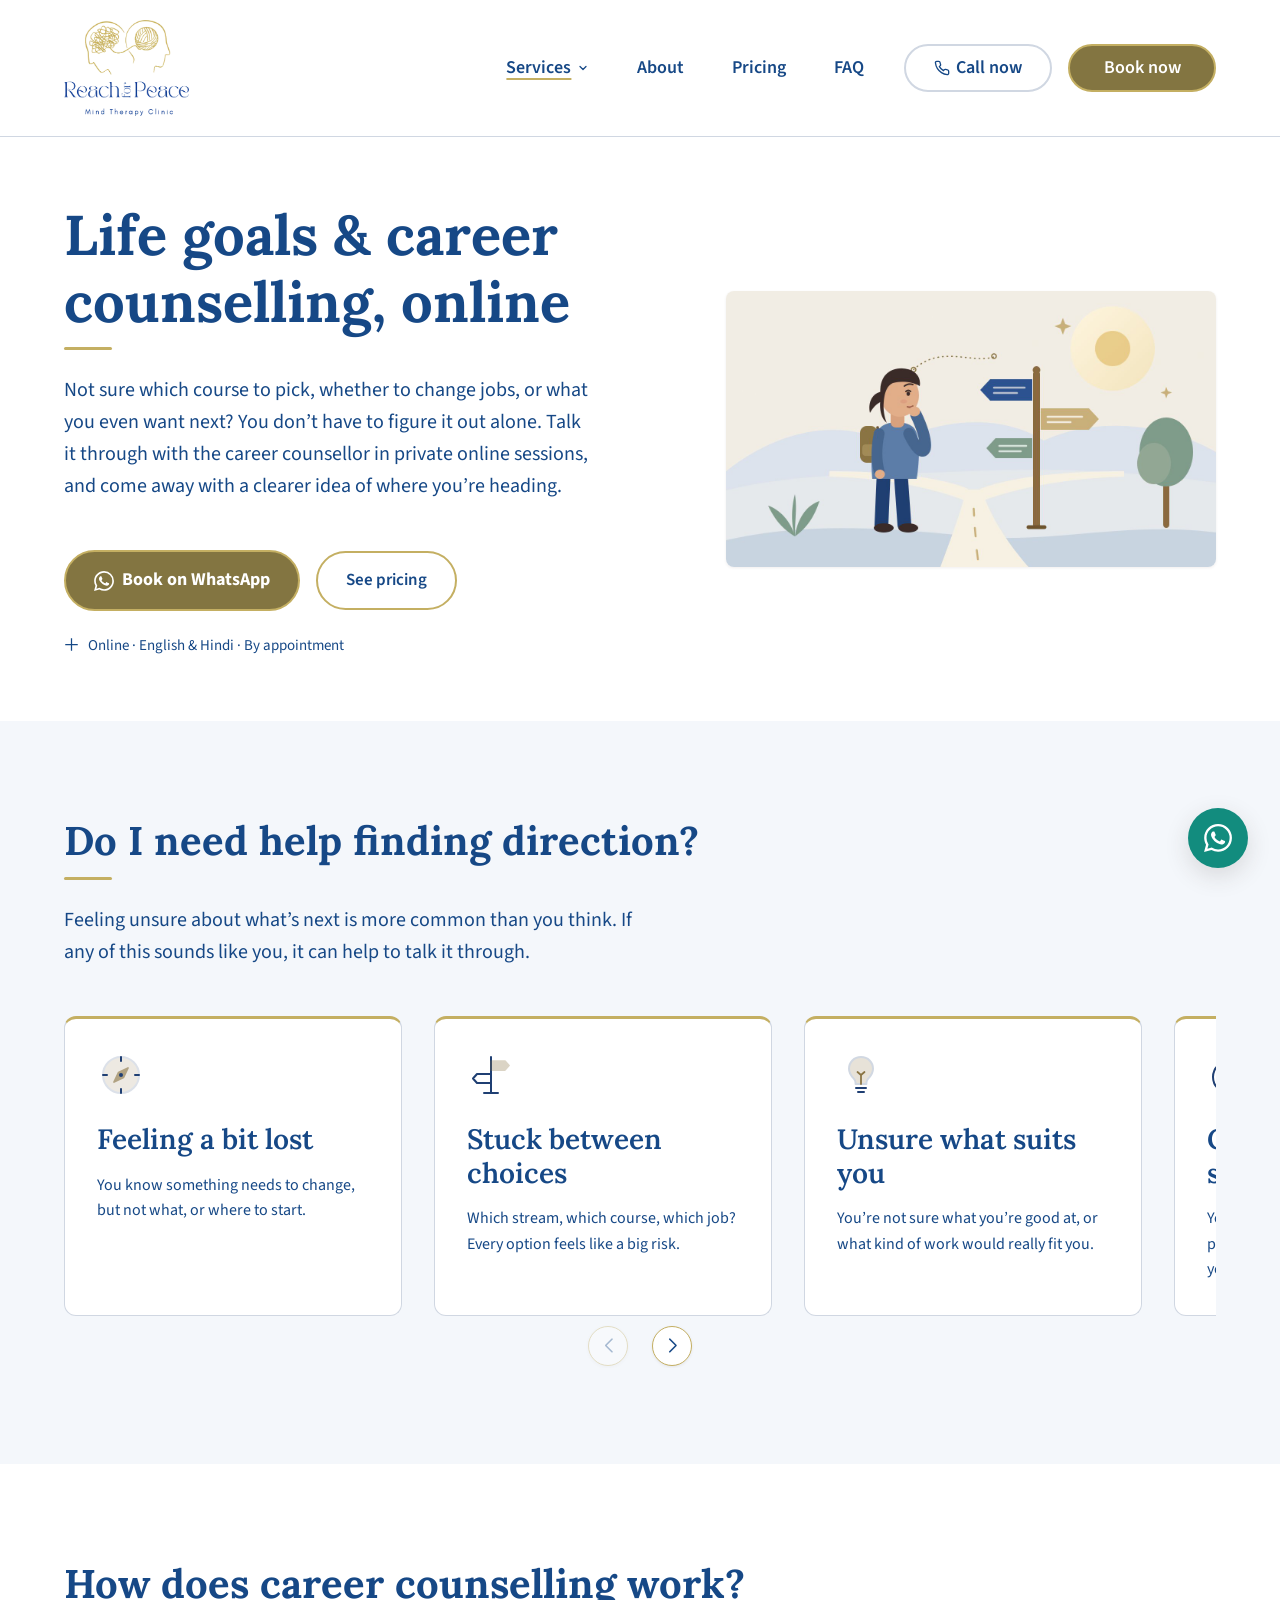
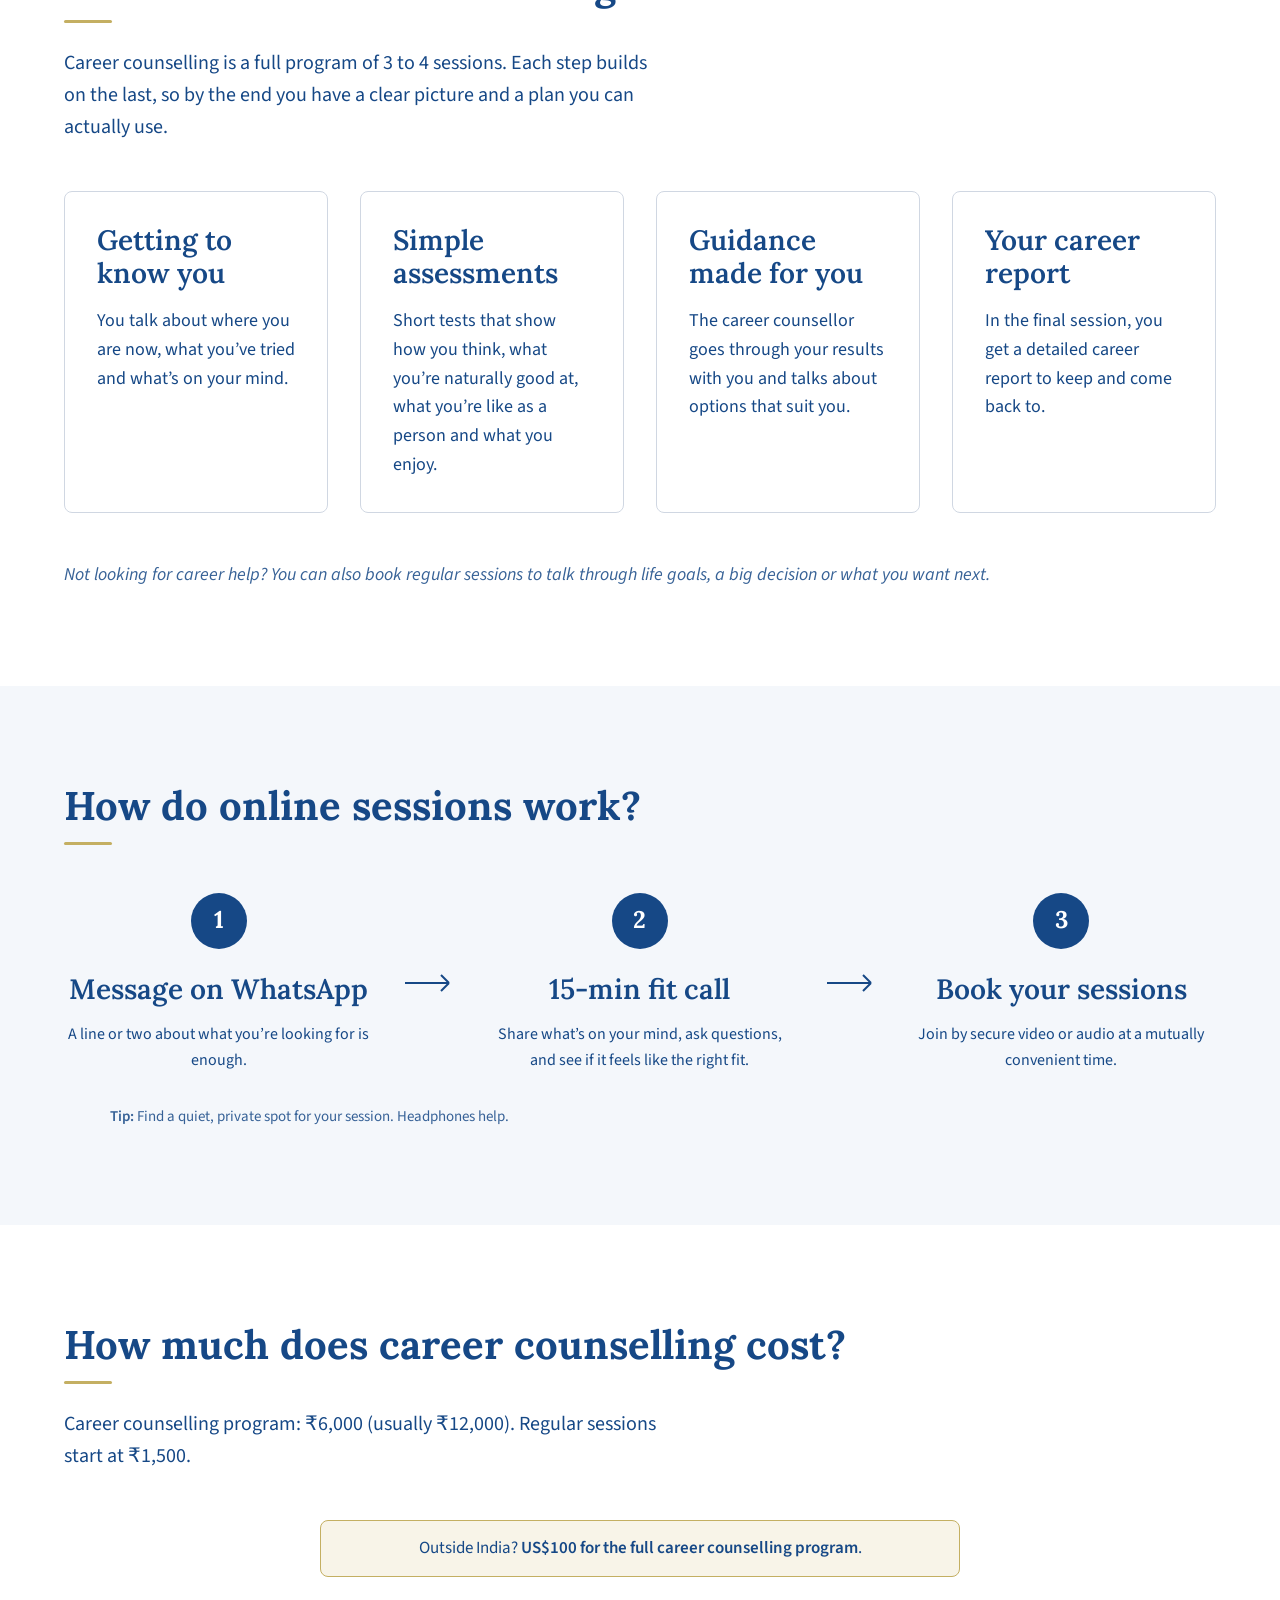
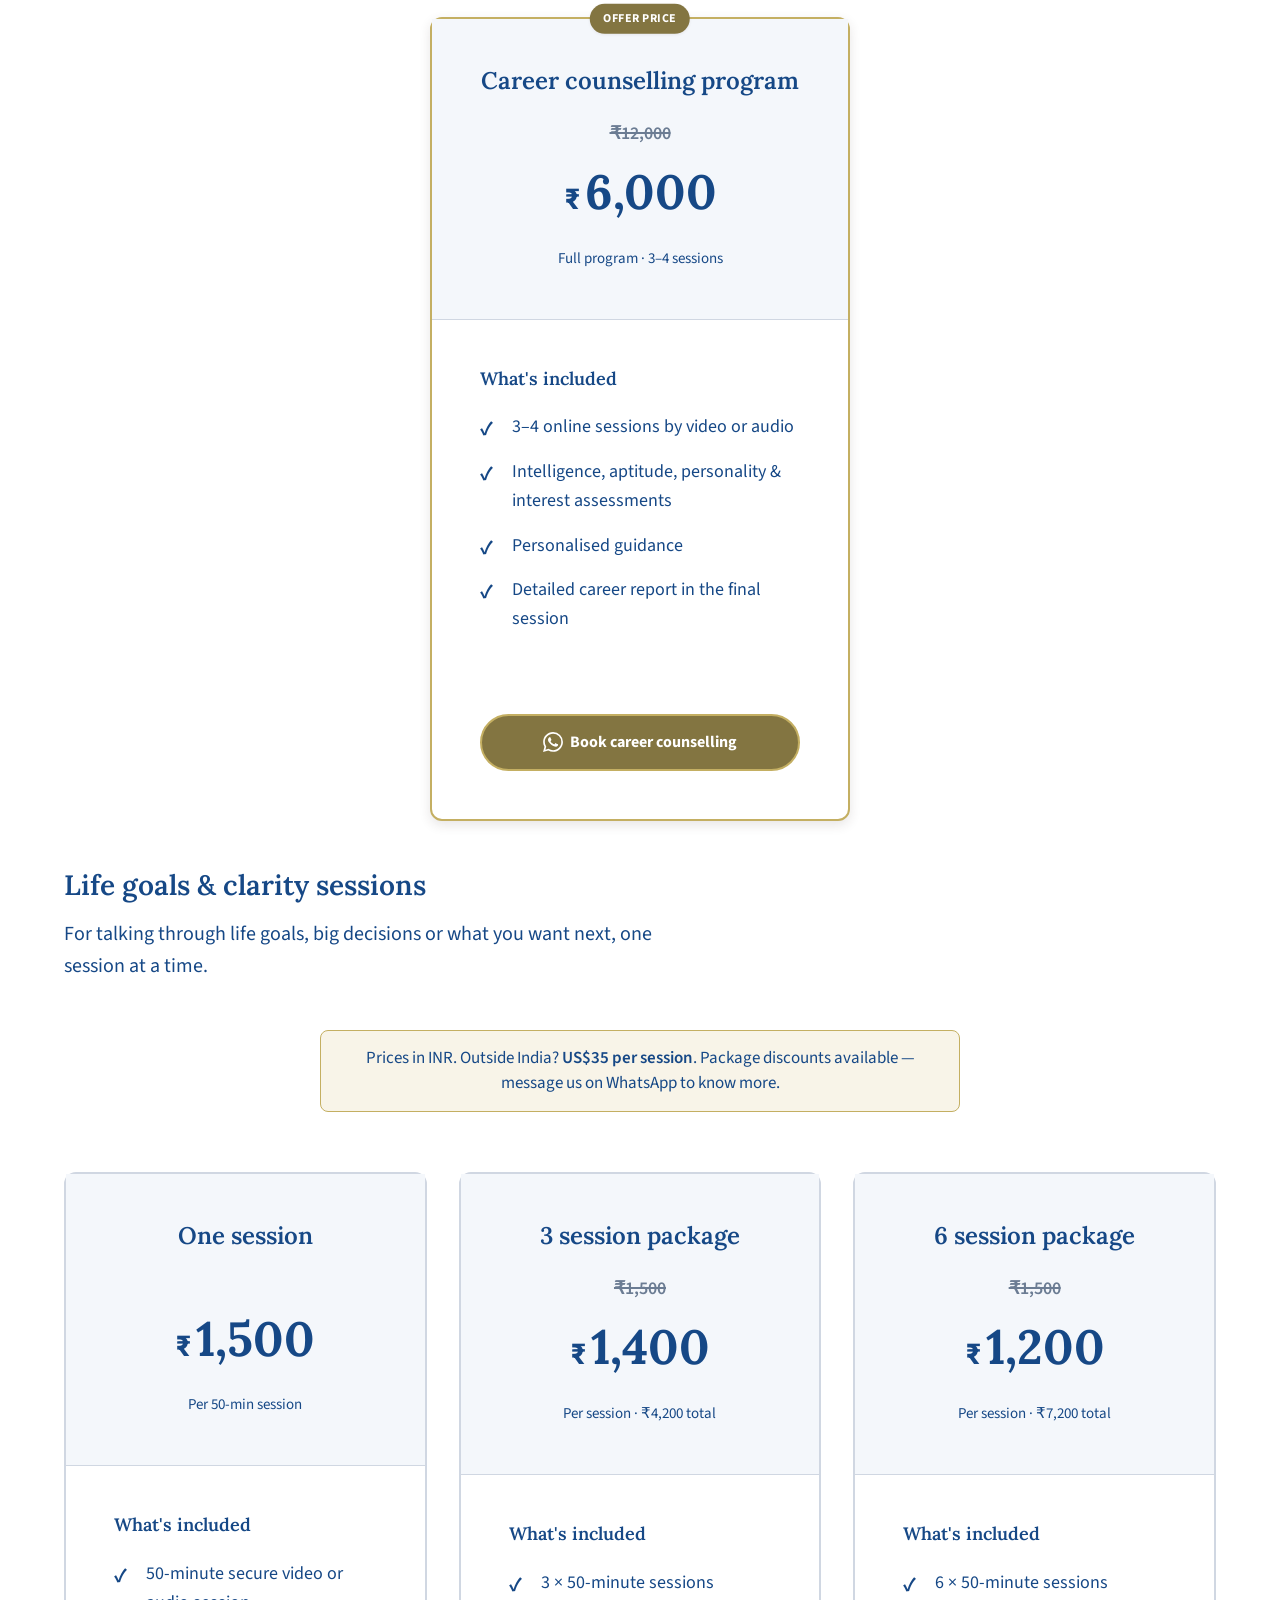
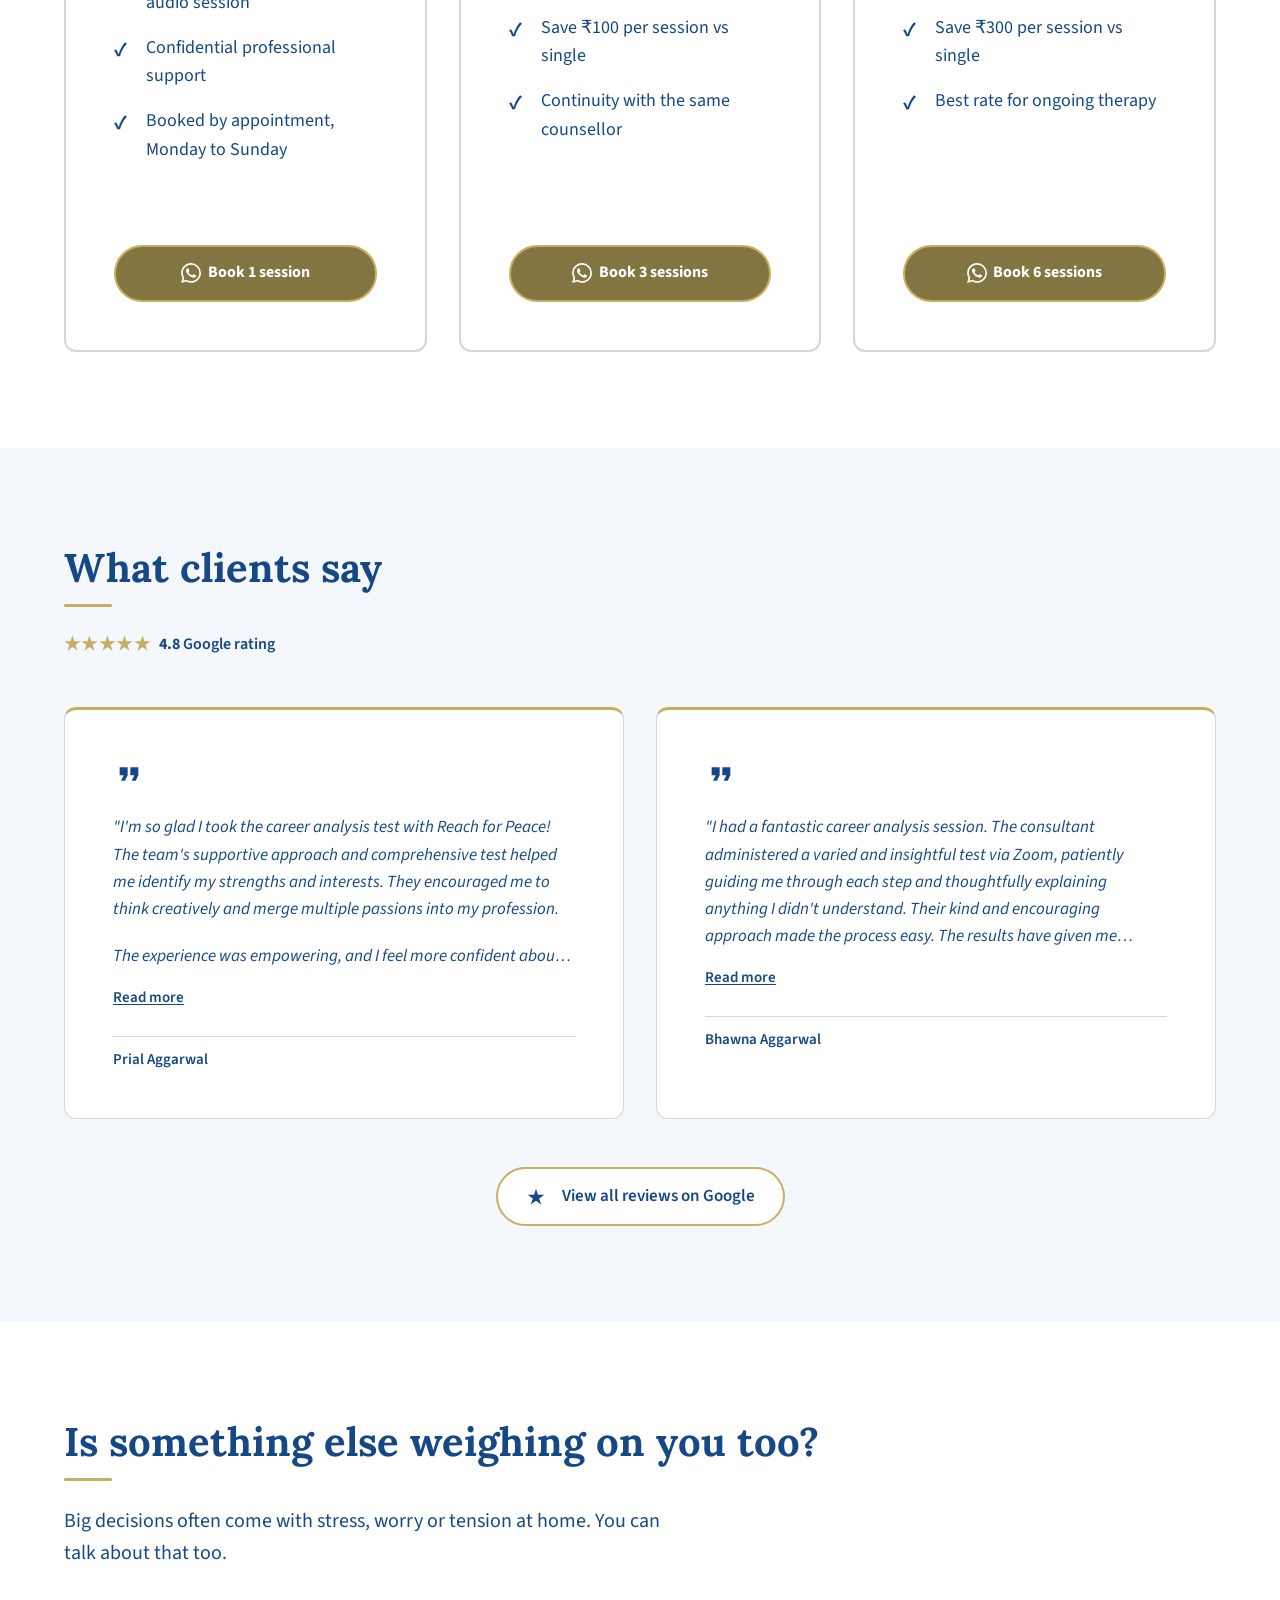
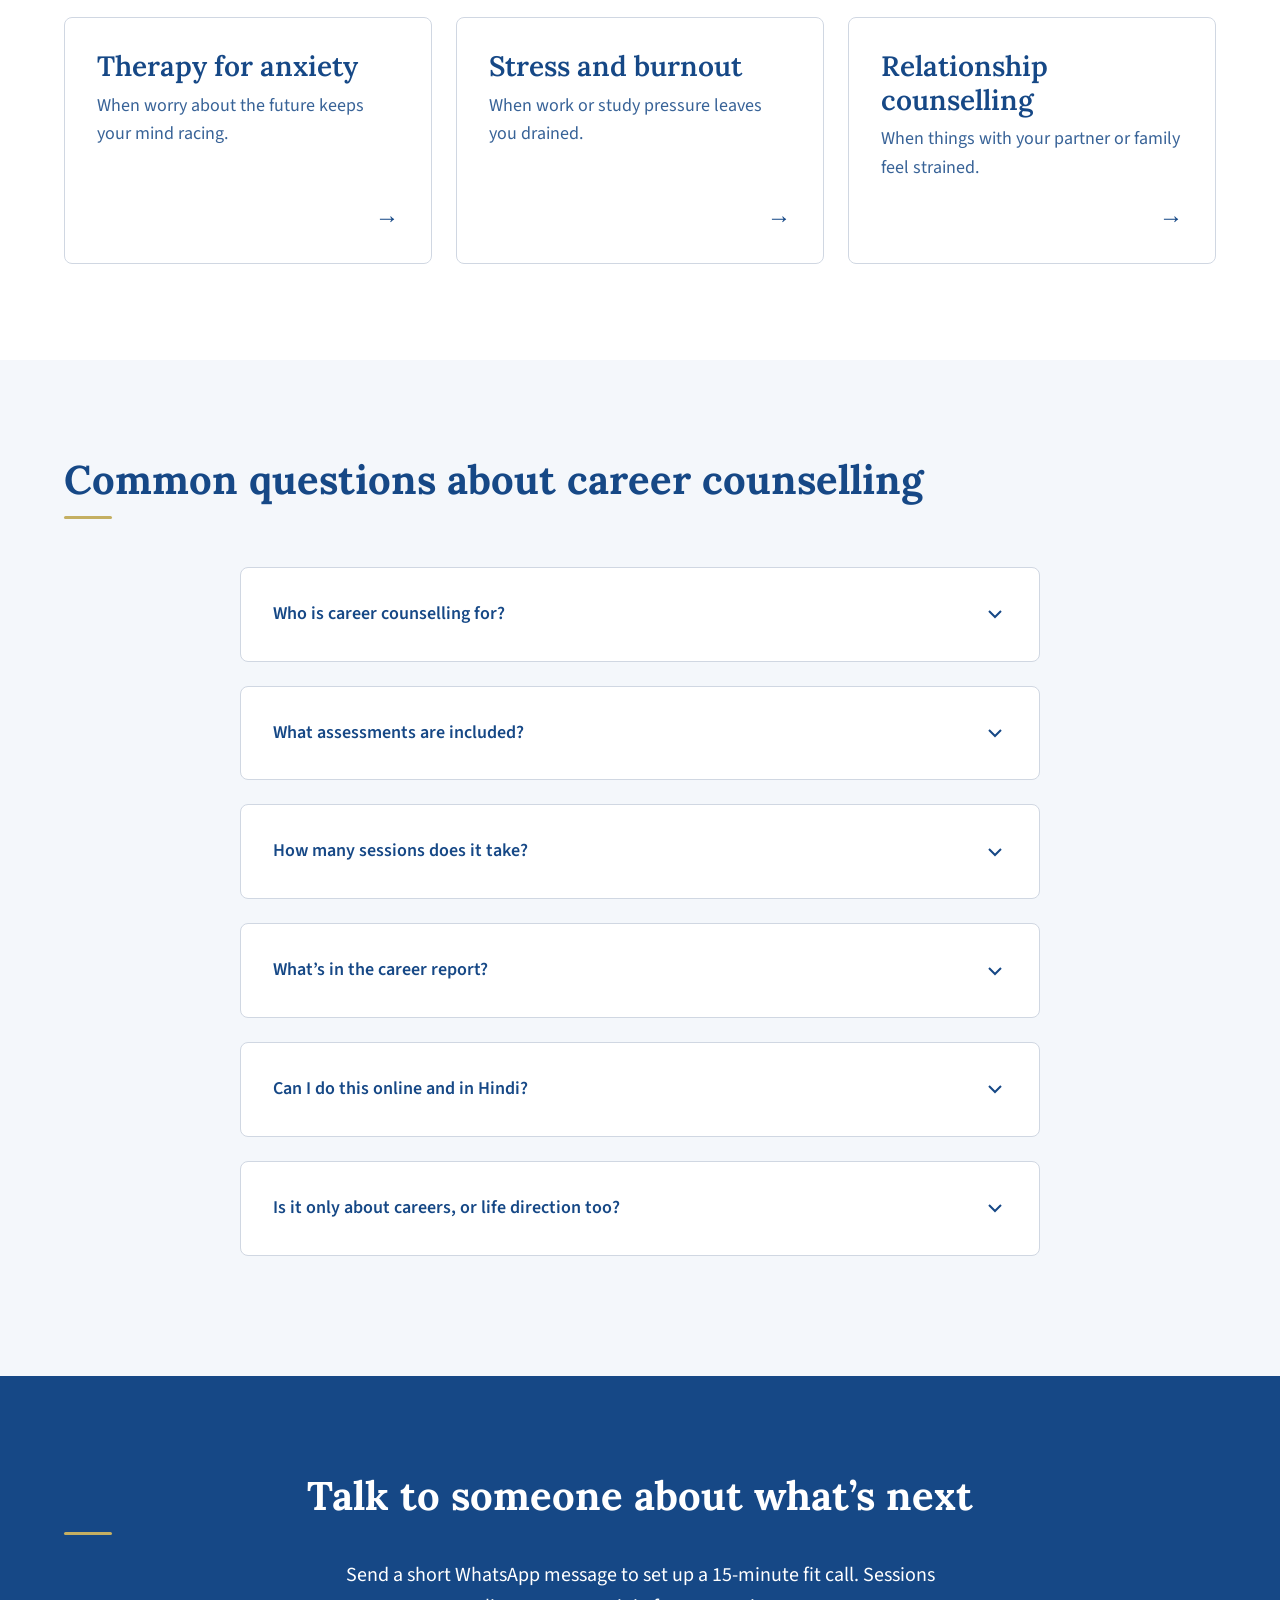
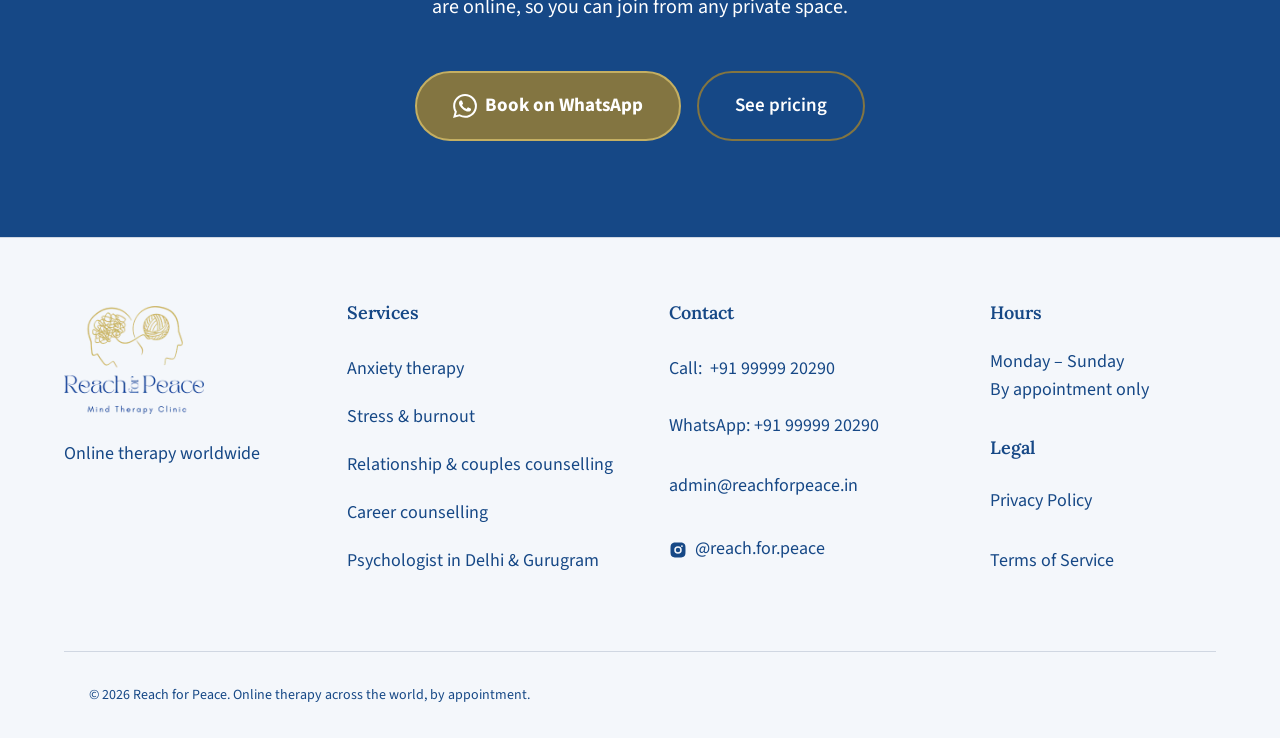
<file: life-goals-and-clarity.html>
<!DOCTYPE html>
<html lang="en-IN">
<head>
    <meta charset="UTF-8">
    <meta name="viewport" content="width=device-width, initial-scale=1.0">
    
    <!-- STAGING ONLY: Remove at launch -->
    <meta name="robots" content="noindex, nofollow">
    
    <title>Life Goals &amp; Career Counselling | Reach for Peace</title>
    <meta name="description" content="Online career counselling and life goals sessions in English &amp; Hindi. Assessments, personal guidance and a detailed career report. Book on WhatsApp.">
    <meta name="author" content="Reach for Peace">
    <meta name="theme-color" content="#164886">
    <link rel="canonical" href="https://reachforpeace.in/life-goals-and-clarity">
    <link rel="alternate" hreflang="en-IN" href="https://reachforpeace.in/life-goals-and-clarity" />
    <link rel="alternate" hreflang="x-default" href="https://reachforpeace.in/life-goals-and-clarity" />

    <!-- Open Graph -->
    <meta property="og:type" content="website">
    <meta property="og:locale" content="en_IN">
    <meta property="og:site_name" content="Reach for Peace">
    <meta property="og:title" content="Life Goals &amp; Career Counselling | Reach for Peace">
    <meta property="og:description" content="Online career counselling and life goals sessions in English &amp; Hindi. Assessments, personal guidance and a detailed career report. Book on WhatsApp.">
    <meta property="og:url" content="https://reachforpeace.in/life-goals-and-clarity">
    <meta property="og:image" content="https://reachforpeace.in/assets/og-reach-for-peace.png">
    <meta property="og:image:alt" content="Reach for Peace — life goals and career counselling, online">
    <meta property="og:image:width" content="1200">
    <meta property="og:image:height" content="630">

    <!-- Twitter -->
    <meta name="twitter:card" content="summary_large_image">
    <meta name="twitter:title" content="Life Goals &amp; Career Counselling | Reach for Peace">
    <meta name="twitter:description" content="Online career counselling and life goals sessions in English &amp; Hindi. Assessments, personal guidance and a detailed career report. Book on WhatsApp.">
    <meta name="twitter:image" content="https://reachforpeace.in/assets/og-reach-for-peace.png">

    <link rel="icon" href="/favicon.ico" sizes="any">
    <link rel="icon" type="image/png" sizes="48x48" href="/assets/favicon-48x48.png">
    <link rel="icon" type="image/png" sizes="96x96" href="/assets/favicon-96x96.png">
    <link rel="apple-touch-icon" sizes="180x180" href="/apple-touch-icon.png">
    <link rel="manifest" href="/site.webmanifest">
    <link rel="describedby" href="/llms.txt" title="llms.txt">

    <!-- Fonts -->
    <link rel="preconnect" href="https://fonts.googleapis.com">
    <link rel="preconnect" href="https://fonts.gstatic.com" crossorigin>
    <link href="https://fonts.googleapis.com/css2?family=Lora:wght@600;700&family=Source+Sans+3:wght@400;600&display=swap" rel="stylesheet">
    
    <!-- Styles -->
    <link rel="stylesheet" href="css/styles.css">
    <!-- Swiper 11 (help-card slider: mobile always, desktop only when 4+ cards) -->
    <link rel="stylesheet" href="css/vendor/swiper-bundle.min.css">
    
    <!-- Microsoft Clarity -->
    <script type="text/javascript">
        (function(c,l,a,r,i,t,y){
            c[a]=c[a]||function(){(c[a].q=c[a].q||[]).push(arguments)};
            t=l.createElement(r);t.async=1;t.src="https://www.clarity.ms/tag/"+i;
            y=l.getElementsByTagName(r)[0];y.parentNode.insertBefore(t,y);
        })(window, document, "clarity", "script", "yhasz21bfp");
    </script>
    <!-- Career page only: white review cards on the light section -->
    <style>
        .testimonials.section--surface-bg .testimonial-card { background-color: #FFFFFF; }
    </style>
</head>
<body>
    <!-- Skip Link for Accessibility -->
    <a href="#main-content" class="skip-link">Skip to main content</a>
    
    <!-- Header -->
    <header class="site-header" role="banner">
        <div class="container">
            <div class="header-content">
                <a href="/" class="wordmark" aria-label="Reach for Peace — Mind Therapy Clinic">
                    <picture>
                        <source type="image/webp" srcset="assets/logo-nav.webp">
                        <img src="assets/logo-nav.png" alt="Reach for Peace Mind Therapy Clinic" class="site-logo site-logo--nav" width="270" height="208" decoding="async" fetchpriority="high">
                    </picture>
                </a>
                <button class="mobile-menu-toggle" aria-label="Toggle navigation menu" aria-expanded="false">
                    <span class="hamburger"></span>
                </button>
                <nav class="main-nav" role="navigation" aria-label="Main navigation">
                    <ul>
                        <li class="nav-dropdown is-current">
                            <button type="button" class="nav-dropdown-toggle" aria-expanded="false" aria-controls="nav-services-menu">Services<svg class="nav-dropdown-caret" width="12" height="12" viewBox="0 0 24 24" fill="none" stroke="currentColor" stroke-width="2.5" stroke-linecap="round" stroke-linejoin="round" aria-hidden="true" focusable="false"><polyline points="6 9 12 15 18 9"/></svg></button>
                            <ul class="nav-dropdown-menu" id="nav-services-menu">
                                <li><a href="/therapy-for-anxiety">Anxiety therapy</a></li>
                                <li><a href="/stress-and-burnout-counselling">Stress &amp; burnout</a></li>
                                <li><a href="/relationship-counselling">Relationship &amp; couples counselling</a></li>
                                <li><a href="/life-goals-and-clarity" aria-current="page">Career counselling</a></li>
                            </ul>
                        </li>
                        <li><a href="/about">About</a></li>
                        <li><a href="#pricing">Pricing</a></li>
                        <li><a href="#faq">FAQ</a></li>
                        <li class="nav-actions">
                            <a href="tel:+919999920290" class="nav-call" id="nav-call" aria-label="Call Reach for Peace now">
                                <svg class="nav-call-icon" width="16" height="16" viewBox="0 0 24 24" fill="none" stroke="currentColor" stroke-width="2" aria-hidden="true"><path d="M22 16.92v3a2 2 0 0 1-2.18 2 19.79 19.79 0 0 1-8.63-3.07 19.5 19.5 0 0 1-6-6 19.79 19.79 0 0 1-3.07-8.67A2 2 0 0 1 4.11 2h3a2 2 0 0 1 2 1.72c.127.96.361 1.903.7 2.81a2 2 0 0 1-.45 2.11L8.09 9.91a16 16 0 0 0 6 6l1.27-1.27a2 2 0 0 1 2.11-.45c.907.339 1.85.573 2.81.7A2 2 0 0 1 22 16.92z"/></svg>
                                <span class="nav-call-label">Call now</span>
                            </a>
                            <a href="https://wa.me/919999920290?text=Hi%2C%20I%27d%20like%20to%20know%20about%20career%20counselling%20and%20life%20goals%20sessions%20with%20Reach%20for%20Peace." class="nav-cta" data-clarity-event="book_whatsapp_cta" data-clarity-location="nav">Book now</a>
                        </li>
                    </ul>
                </nav>
            </div>
        </div>
    </header>
    
    <!-- Main Content -->
    <main id="main-content">
        <!-- Hero Section (Option A: split hero, copy left / image right) -->
        <section class="hero hero--service" aria-labelledby="hero-heading">
            <div class="container">
                <div class="hero-split">
                    <div class="hero-content">
                        <h1 id="hero-heading">Life goals &amp; career counselling, online</h1>
                        <p class="hero-subcopy">Not sure which course to pick, whether to change jobs, or what you even want next? You don&rsquo;t have to figure it out alone. Talk it through with the career counsellor in private online sessions, and come away with a clearer idea of where you&rsquo;re heading.</p>
                        
                        <div class="hero-cta-group">
                            <a href="https://wa.me/919999920290?text=Hi%2C%20I%27d%20like%20to%20know%20about%20career%20counselling%20and%20life%20goals%20sessions%20with%20Reach%20for%20Peace." class="btn btn-primary btn-whatsapp" id="hero-book-whatsapp" data-clarity-event="book_whatsapp_cta" data-clarity-location="career_hero" aria-label="Book on WhatsApp">
                                <svg class="whatsapp-icon" width="20" height="20" viewBox="0 0 24 24" fill="currentColor" aria-hidden="true">
                                    <path d="M17.472 14.382c-.297-.149-1.758-.867-2.03-.967-.273-.099-.471-.148-.67.15-.197.297-.767.966-.94 1.164-.173.199-.347.223-.644.075-.297-.15-1.255-.463-2.39-1.475-.883-.788-1.48-1.761-1.653-2.059-.173-.297-.018-.458.13-.606.134-.133.298-.347.446-.52.149-.174.198-.298.298-.497.099-.198.05-.371-.025-.52-.075-.149-.669-1.612-.916-2.207-.242-.579-.487-.5-.669-.51-.173-.008-.371-.01-.57-.01-.198 0-.52.074-.792.372-.272.297-1.04 1.016-1.04 2.479 0 1.462 1.065 2.875 1.213 3.074.149.198 2.096 3.2 5.077 4.487.709.306 1.262.489 1.694.625.712.227 1.36.195 1.871.118.571-.085 1.758-.719 2.006-1.413.248-.694.248-1.289.173-1.413-.074-.124-.272-.198-.57-.347m-5.421 7.403h-.004a9.87 9.87 0 01-5.031-1.378l-.361-.214-3.741.982.998-3.648-.235-.374a9.86 9.86 0 01-1.51-5.26c.001-5.45 4.436-9.884 9.888-9.884 2.64 0 5.122 1.03 6.988 2.898a9.825 9.825 0 012.893 6.994c-.003 5.45-4.437 9.884-9.885 9.884m8.413-18.297A11.815 11.815 0 0012.05 0C5.495 0 .16 5.335.157 11.892c0 2.096.547 4.142 1.588 5.945L.057 24l6.305-1.654a11.882 11.882 0 005.683 1.448h.005c6.554 0 11.89-5.335 11.893-11.893a11.821 11.821 0 00-3.48-8.413Z"/>
                                </svg>
                                Book on WhatsApp
                            </a>
                            <a href="#pricing" class="btn btn-secondary" aria-label="See pricing">See pricing</a>
                        </div>

                        <p class="hero-availability">
                            <svg width="16" height="16" viewBox="0 0 24 24" fill="none" stroke="currentColor" stroke-width="2" aria-hidden="true"><path d="M12 2v20M2 12h20"/></svg>
                            Online · English &amp; Hindi · By appointment
                        </p>
                    </div>
                    
                    <div class="hero-image hero-image--illustration">
                        <img
                            src="assets/illustrations/life-goals-hero-flat.jpg"
                            alt="Flat illustration of a person with a backpack standing where a road splits in two, hand on chin, looking up at a signpost with arrows pointing different ways, with soft hills, a tree and the sun behind"
                            width="1280"
                            height="720"
                            loading="eager"
                            decoding="async">
                    </div>
                </div>
            </div>
        </section>
        
        <!-- Who It Helps -->
        <section class="who-we-help" aria-labelledby="who-heading">
            <div class="container">
                <h2 id="who-heading">Do I need help finding direction?</h2>
                <p class="section-intro">Feeling unsure about what&rsquo;s next is more common than you think. If any of this sounds like you, it can help to talk it through.</p>
                
                <div class="help-grid swiper" id="help-grid-swiper" data-help-swiper>
                    <div class="swiper-wrapper">
                    <div class="help-card swiper-slide">
                        <div class="help-icon help-icon--pulse" aria-hidden="true">
                            <svg width="48" height="48" viewBox="0 0 48 48" fill="none" xmlns="http://www.w3.org/2000/svg">
                                <!-- Compass -->
                                <circle cx="24" cy="24" r="18" fill="#8A7443" opacity="0.15" stroke="#1F3F73" stroke-width="2"/>
                                <path d="M24 6V10M24 38V42M6 24H10M38 24H42" stroke="#1F3F73" stroke-width="2" stroke-linecap="round"/>
                                <path d="M31 17L26.5 26.5L17 31L21.5 21.5Z" fill="#8A7443" opacity="0.6" stroke="#8A7443" stroke-width="1.75" stroke-linejoin="round"/>
                                <circle cx="24" cy="24" r="2" fill="#1F3F73"/>
                            </svg>
                        </div>
                        <h3>Feeling a bit lost</h3>
                        <p>You know something needs to change, but not what, or where to start.</p>
                    </div>

                    <div class="help-card swiper-slide">
                        <div class="help-icon help-icon--pulse" aria-hidden="true">
                            <svg width="48" height="48" viewBox="0 0 48 48" fill="none" xmlns="http://www.w3.org/2000/svg">
                                <!-- Signpost at a crossroads -->
                                <path d="M24 6V42M17 42H31" stroke="#1F3F73" stroke-width="2" stroke-linecap="round"/>
                                <path d="M24 10H38L42 14.5L38 19H24Z" fill="#8A7443" opacity="0.3" stroke="#8A7443" stroke-width="1.75" stroke-linejoin="round"/>
                                <path d="M24 23H10L6 27.5L10 32H24Z" stroke="#1F3F73" stroke-width="2" stroke-linejoin="round"/>
                            </svg>
                        </div>
                        <h3>Stuck between choices</h3>
                        <p>Which stream, which course, which job? Every option feels like a big risk.</p>
                    </div>

                    <div class="help-card swiper-slide">
                        <div class="help-icon help-icon--pulse" aria-hidden="true">
                            <svg width="48" height="48" viewBox="0 0 48 48" fill="none" xmlns="http://www.w3.org/2000/svg">
                                <!-- Lightbulb -->
                                <path d="M24 6C17 6 12 11.2 12 17.8C12 22.4 14.6 25.4 16.8 27.6C18 28.8 18.6 30.2 18.6 31.8V33H29.4V31.8C29.4 30.2 30 28.8 31.2 27.6C33.4 25.4 36 22.4 36 17.8C36 11.2 31 6 24 6Z" fill="#8A7443" opacity="0.2" stroke="#1F3F73" stroke-width="2" stroke-linejoin="round"/>
                                <path d="M19 37H29M21 41H27" stroke="#1F3F73" stroke-width="2" stroke-linecap="round"/>
                                <path d="M24 33V24M20.5 21L24 24L27.5 21" stroke="#8A7443" stroke-width="1.75" stroke-linecap="round" stroke-linejoin="round"/>
                            </svg>
                        </div>
                        <h3>Unsure what suits you</h3>
                        <p>You&rsquo;re not sure what you&rsquo;re good at, or what kind of work would really fit you.</p>
                    </div>

                    <div class="help-card swiper-slide">
                        <div class="help-icon help-icon--pulse" aria-hidden="true">
                            <svg width="48" height="48" viewBox="0 0 48 48" fill="none" xmlns="http://www.w3.org/2000/svg">
                                <!-- Target with arrow -->
                                <circle cx="22" cy="26" r="16" stroke="#1F3F73" stroke-width="2"/>
                                <circle cx="22" cy="26" r="9.5" fill="#8A7443" opacity="0.2" stroke="#1F3F73" stroke-width="2"/>
                                <circle cx="22" cy="26" r="3" fill="#8A7443"/>
                                <path d="M22 26L40 8M34 8H40V14" stroke="#8A7443" stroke-width="2" stroke-linecap="round" stroke-linejoin="round"/>
                            </svg>
                        </div>
                        <h3>Goals that keep slipping</h3>
                        <p>You have plans, but they keep getting pushed back, or no longer feel like yours.</p>
                    </div>
                    </div>
                    <button type="button" class="swiper-button-prev" aria-label="Previous sign"></button>
                    <button type="button" class="swiper-button-next" aria-label="Next sign"></button>
                </div>
            </div>
        </section>
        
        <!-- What Career Counselling Involves -->
        <section class="approach" aria-labelledby="approach-heading">
            <div class="container">
                <h2 id="approach-heading">How does career counselling work?</h2>
                <p class="section-intro">Career counselling is a full program of 3 to 4 sessions. Each step builds on the last, so by the end you have a clear picture and a plan you can actually use.</p>
                
                <div class="approach-grid card-swiper swiper" data-card-swiper data-swiper-label="program step">
                    <div class="swiper-wrapper">
                    <div class="approach-card swiper-slide">
                        <h3>Getting to know you</h3>
                        <p>You talk about where you are now, what you&rsquo;ve tried and what&rsquo;s on your mind.</p>
                    </div>

                    <div class="approach-card swiper-slide">
                        <h3>Simple assessments</h3>
                        <p>Short tests that show how you think, what you&rsquo;re naturally good at, what you&rsquo;re like as a person and what you enjoy.</p>
                    </div>

                    <div class="approach-card swiper-slide">
                        <h3>Guidance made for you</h3>
                        <p>The career counsellor goes through your results with you and talks about options that suit you.</p>
                    </div>

                    <div class="approach-card swiper-slide">
                        <h3>Your career report</h3>
                        <p>In the final session, you get a detailed career report to keep and come back to.</p>
                    </div>
                    </div>
                    <button type="button" class="swiper-button-prev" aria-label="Previous program step"></button>
                    <button type="button" class="swiper-button-next" aria-label="Next program step"></button>
                </div>
                
                <p class="approach-note">Not looking for career help? You can also book regular sessions to talk through life goals, a big decision or what you want next.</p>
            </div>
        </section>
        
        <!-- How It Works -->
        <section class="how-it-works" aria-labelledby="how-heading">
            <div class="container">
                <h2 id="how-heading">How do online sessions work?</h2>
                
                <div class="steps-grid">
                    <div class="step">
                        <div class="step-number" aria-hidden="true">1</div>
                        <h3>Message on WhatsApp</h3>
                        <p>A line or two about what you&rsquo;re looking for is enough.</p>
                    </div>
                    
                    <svg class="step-arrow" width="48" height="24" viewBox="0 0 48 24" fill="none" aria-hidden="true">
                        <path d="M0 12h44m0 0l-8-8m8 8l-8 8" stroke="currentColor" stroke-width="2"/>
                    </svg>
                    
                    <div class="step">
                        <div class="step-number" aria-hidden="true">2</div>
                        <h3>15-min fit call</h3>
                        <p>Share what&rsquo;s on your mind, ask questions, and see if it feels like the right fit.</p>
                    </div>
                    
                    <svg class="step-arrow" width="48" height="24" viewBox="0 0 48 24" fill="none" aria-hidden="true">
                        <path d="M0 12h44m0 0l-8-8m8 8l-8 8" stroke="currentColor" stroke-width="2"/>
                    </svg>
                    
                    <div class="step">
                        <div class="step-number" aria-hidden="true">3</div>
                        <h3>Book your sessions</h3>
                        <p>Join by secure video or audio at a mutually convenient time.</p>
                    </div>
                </div>
                
                <p class="steps-tip"><strong>Tip:</strong> Find a quiet, private spot for your session. Headphones help.</p>
            </div>
        </section>
        
        <!-- Pricing -->
        <section class="pricing section--white-bg" id="pricing" aria-labelledby="pricing-heading">
            <div class="container">
                <h2 id="pricing-heading">How much does career counselling cost?</h2>
                <p class="section-intro">Career counselling program: ₹6,000 (usually ₹12,000). Regular sessions start at ₹1,500.</p>
                <p class="pricing-student-note" style="text-align: center; margin-top: 0.5rem; margin-bottom: 0;">Outside India? <strong>US$100 for the full career counselling program</strong>.</p>

                <div class="pricing-career" style="max-width: 420px; margin: 2.5rem auto 0;">
                    <article class="pricing-card pricing-card--featured">
                        <p class="pricing-badge">Offer price</p>
                        <div class="pricing-header">
                            <h3>Career counselling program</h3>
                            <div class="price-amount price-amount--sale">
                                <span class="price-was" aria-label="Usual program fee">₹12,000</span>
                                <span class="price-now">
                                    <span class="price-currency">₹</span>
                                    <span class="price-value">6,000</span>
                                </span>
                            </div>
                            <p class="pricing-note">Full program · 3–4 sessions</p>
                        </div>
                        <div class="pricing-includes">
                            <h4>What's included</h4>
                            <ul>
                                <li>3&ndash;4 online sessions by video or audio</li>
                                <li>Intelligence, aptitude, personality &amp; interest assessments</li>
                                <li>Personalised guidance</li>
                                <li>Detailed career report in the final session</li>
                            </ul>
                        </div>
                        <a href="https://wa.me/919999920290?text=Hi%2C%20I%20would%20like%20to%20book%20the%20career%20counselling%20program%20%28%E2%82%B96%2C000%20offer%29%20with%20Reach%20for%20Peace." class="btn btn-primary btn-whatsapp" data-whatsapp-package="career-program" data-clarity-event="book_whatsapp_cta" data-clarity-location="career_pricing" aria-label="Book the career counselling program on WhatsApp">
                            <svg class="whatsapp-icon" width="20" height="20" viewBox="0 0 24 24" fill="currentColor" aria-hidden="true">
                                    <path d="M17.472 14.382c-.297-.149-1.758-.867-2.03-.967-.273-.099-.471-.148-.67.15-.197.297-.767.966-.94 1.164-.173.199-.347.223-.644.075-.297-.15-1.255-.463-2.39-1.475-.883-.788-1.48-1.761-1.653-2.059-.173-.297-.018-.458.13-.606.134-.133.298-.347.446-.52.149-.174.198-.298.298-.497.099-.198.05-.371-.025-.52-.075-.149-.669-1.612-.916-2.207-.242-.579-.487-.5-.669-.51-.173-.008-.371-.01-.57-.01-.198 0-.52.074-.792.372-.272.297-1.04 1.016-1.04 2.479 0 1.462 1.065 2.875 1.213 3.074.149.198 2.096 3.2 5.077 4.487.709.306 1.262.489 1.694.625.712.227 1.36.195 1.871.118.571-.085 1.758-.719 2.006-1.413.248-.694.248-1.289.173-1.413-.074-.124-.272-.198-.57-.347m-5.421 7.403h-.004a9.87 9.87 0 01-5.031-1.378l-.361-.214-3.741.982.998-3.648-.235-.374a9.86 9.86 0 01-1.51-5.26c.001-5.45 4.436-9.884 9.888-9.884 2.64 0 5.122 1.03 6.988 2.898a9.825 9.825 0 012.893 6.994c-.003 5.45-4.437 9.884-9.885 9.884m8.413-18.297A11.815 11.815 0 0012.05 0C5.495 0 .16 5.335.157 11.892c0 2.096.547 4.142 1.588 5.945L.057 24l6.305-1.654a11.882 11.882 0 005.683 1.448h.005c6.554 0 11.89-5.335 11.893-11.893a11.821 11.821 0 00-3.48-8.413Z"/>
                                </svg>
                            Book career counselling
                        </a>
                    </article>
                </div>

                <h3 id="sessions-pricing-heading" style="margin-top: 3rem;">Life goals &amp; clarity sessions</h3>
                <p class="section-intro">For talking through life goals, big decisions or what you want next, one session at a time.</p>
                
                <p class="pricing-student-note" style="text-align: center; margin-top: 0.5rem; margin-bottom: 2rem;">Prices in INR. Outside India? <strong>US$35 per session</strong>. Package discounts available — <a href="https://wa.me/919999920290" data-whatsapp-package="international-package-inquiry" data-clarity-event="book_whatsapp_cta" data-clarity-location="career_pricing">message us on WhatsApp</a> to know more.</p>

                <div class="pricing-grid">
                    <article class="pricing-card">
                        <div class="pricing-header">
                            <h3>One session</h3>
                            <div class="price-amount">
                                <span class="price-currency">₹</span>
                                <span class="price-value">1,500</span>
                            </div>
                            <p class="pricing-note">Per 50-min session</p>
                        </div>
                        <div class="pricing-includes">
                            <h4>What's included</h4>
                            <ul>
                                <li>50-minute secure video or audio session</li>
                                <li>Confidential professional support</li>
                                <li>Booked by appointment, Monday to Sunday</li>
                            </ul>
                        </div>
                        <a href="https://wa.me/919999920290?text=Hi%2C%20I%20would%20like%20to%20book%201%20session%20%28%E2%82%B91%2C500%29%20with%20Reach%20for%20Peace." class="btn btn-primary btn-whatsapp" data-whatsapp-package="one-session" data-clarity-event="book_whatsapp_cta" data-clarity-location="career_pricing" aria-label="Book one session on WhatsApp">
                            <svg class="whatsapp-icon" width="20" height="20" viewBox="0 0 24 24" fill="currentColor" aria-hidden="true">
                            <path d="M17.472 14.382c-.297-.149-1.758-.867-2.03-.967-.273-.099-.471-.148-.67.15-.197.297-.767.966-.94 1.164-.173.199-.347.223-.644.075-.297-.15-1.255-.463-2.39-1.475-.883-.788-1.48-1.761-1.653-2.059-.173-.297-.018-.458.13-.606.134-.133.298-.347.446-.52.149-.174.198-.298.298-.497.099-.198.05-.371-.025-.52-.075-.149-.669-1.612-.916-2.207-.242-.579-.487-.5-.669-.51-.173-.008-.371-.01-.57-.01-.198 0-.52.074-.792.372-.272.297-1.04 1.016-1.04 2.479 0 1.462 1.065 2.875 1.213 3.074.149.198 2.096 3.2 5.077 4.487.709.306 1.262.489 1.694.625.712.227 1.36.195 1.871.118.571-.085 1.758-.719 2.006-1.413.248-.694.248-1.289.173-1.413-.074-.124-.272-.198-.57-.347m-5.421 7.403h-.004a9.87 9.87 0 01-5.031-1.378l-.361-.214-3.741.982.998-3.648-.235-.374a9.86 9.86 0 01-1.51-5.26c.001-5.45 4.436-9.884 9.888-9.884 2.64 0 5.122 1.03 6.988 2.898a9.825 9.825 0 012.893 6.994c-.003 5.45-4.437 9.884-9.885 9.884m8.413-18.297A11.815 11.815 0 0012.05 0C5.495 0 .16 5.335.157 11.892c0 2.096.547 4.142 1.588 5.945L.057 24l6.305-1.654a11.882 11.882 0 005.683 1.448h.005c6.554 0 11.89-5.335 11.893-11.893a11.821 11.821 0 00-3.48-8.413Z"/>
                        </svg>
                            Book 1 session
                        </a>
                    </article>

                    <article class="pricing-card">
                        <div class="pricing-header">
                            <h3>3 session package</h3>
                            <div class="price-amount price-amount--sale">
                                <span class="price-was" aria-label="Usual single-session rate">₹1,500</span>
                                <span class="price-now">
                                    <span class="price-currency">₹</span>
                                    <span class="price-value">1,400</span>
                                </span>
                            </div>
                            <p class="pricing-note">Per session · ₹4,200 total</p>
                        </div>
                        <div class="pricing-includes">
                            <h4>What's included</h4>
                            <ul>
                                <li>3 × 50-minute sessions</li>
                                <li>Save ₹100 per session vs single</li>
                                <li>Continuity with the same counsellor</li>
                            </ul>
                        </div>
                        <a href="https://wa.me/919999920290?text=Hi%2C%20I%20would%20like%20to%20book%20the%203-session%20package%20%28%E2%82%B91%2C400/session%29%20with%20Reach%20for%20Peace." class="btn btn-primary btn-whatsapp" data-whatsapp-package="three-session" data-clarity-event="book_whatsapp_cta" data-clarity-location="career_pricing" aria-label="Book 3 sessions on WhatsApp">
                            <svg class="whatsapp-icon" width="20" height="20" viewBox="0 0 24 24" fill="currentColor" aria-hidden="true">
                            <path d="M17.472 14.382c-.297-.149-1.758-.867-2.03-.967-.273-.099-.471-.148-.67.15-.197.297-.767.966-.94 1.164-.173.199-.347.223-.644.075-.297-.15-1.255-.463-2.39-1.475-.883-.788-1.48-1.761-1.653-2.059-.173-.297-.018-.458.13-.606.134-.133.298-.347.446-.52.149-.174.198-.298.298-.497.099-.198.05-.371-.025-.52-.075-.149-.669-1.612-.916-2.207-.242-.579-.487-.5-.669-.51-.173-.008-.371-.01-.57-.01-.198 0-.52.074-.792.372-.272.297-1.04 1.016-1.04 2.479 0 1.462 1.065 2.875 1.213 3.074.149.198 2.096 3.2 5.077 4.487.709.306 1.262.489 1.694.625.712.227 1.36.195 1.871.118.571-.085 1.758-.719 2.006-1.413.248-.694.248-1.289.173-1.413-.074-.124-.272-.198-.57-.347m-5.421 7.403h-.004a9.87 9.87 0 01-5.031-1.378l-.361-.214-3.741.982.998-3.648-.235-.374a9.86 9.86 0 01-1.51-5.26c.001-5.45 4.436-9.884 9.888-9.884 2.64 0 5.122 1.03 6.988 2.898a9.825 9.825 0 012.893 6.994c-.003 5.45-4.437 9.884-9.885 9.884m8.413-18.297A11.815 11.815 0 0012.05 0C5.495 0 .16 5.335.157 11.892c0 2.096.547 4.142 1.588 5.945L.057 24l6.305-1.654a11.882 11.882 0 005.683 1.448h.005c6.554 0 11.89-5.335 11.893-11.893a11.821 11.821 0 00-3.48-8.413Z"/>
                        </svg>
                            Book 3 sessions
                        </a>
                    </article>

                    <article class="pricing-card">
                        <div class="pricing-header">
                            <h3>6 session package</h3>
                            <div class="price-amount price-amount--sale">
                                <span class="price-was" aria-label="Usual single-session rate">₹1,500</span>
                                <span class="price-now">
                                    <span class="price-currency">₹</span>
                                    <span class="price-value">1,200</span>
                                </span>
                            </div>
                            <p class="pricing-note">Per session · ₹7,200 total</p>
                        </div>
                        <div class="pricing-includes">
                            <h4>What's included</h4>
                            <ul>
                                <li>6 × 50-minute sessions</li>
                                <li>Save ₹300 per session vs single</li>
                                <li>Best rate for ongoing therapy</li>
                            </ul>
                        </div>
                        <a href="https://wa.me/919999920290?text=Hi%2C%20I%20would%20like%20to%20book%20the%206-session%20package%20%28%E2%82%B91%2C200/session%29%20with%20Reach%20for%20Peace." class="btn btn-primary btn-whatsapp" data-whatsapp-package="six-session" data-clarity-event="book_whatsapp_cta" data-clarity-location="career_pricing" aria-label="Book 6 sessions on WhatsApp">
                            <svg class="whatsapp-icon" width="20" height="20" viewBox="0 0 24 24" fill="currentColor" aria-hidden="true">
                            <path d="M17.472 14.382c-.297-.149-1.758-.867-2.03-.967-.273-.099-.471-.148-.67.15-.197.297-.767.966-.94 1.164-.173.199-.347.223-.644.075-.297-.15-1.255-.463-2.39-1.475-.883-.788-1.48-1.761-1.653-2.059-.173-.297-.018-.458.13-.606.134-.133.298-.347.446-.52.149-.174.198-.298.298-.497.099-.198.05-.371-.025-.52-.075-.149-.669-1.612-.916-2.207-.242-.579-.487-.5-.669-.51-.173-.008-.371-.01-.57-.01-.198 0-.52.074-.792.372-.272.297-1.04 1.016-1.04 2.479 0 1.462 1.065 2.875 1.213 3.074.149.198 2.096 3.2 5.077 4.487.709.306 1.262.489 1.694.625.712.227 1.36.195 1.871.118.571-.085 1.758-.719 2.006-1.413.248-.694.248-1.289.173-1.413-.074-.124-.272-.198-.57-.347m-5.421 7.403h-.004a9.87 9.87 0 01-5.031-1.378l-.361-.214-3.741.982.998-3.648-.235-.374a9.86 9.86 0 01-1.51-5.26c.001-5.45 4.436-9.884 9.888-9.884 2.64 0 5.122 1.03 6.988 2.898a9.825 9.825 0 012.893 6.994c-.003 5.45-4.437 9.884-9.885 9.884m8.413-18.297A11.815 11.815 0 0012.05 0C5.495 0 .16 5.335.157 11.892c0 2.096.547 4.142 1.588 5.945L.057 24l6.305-1.654a11.882 11.882 0 005.683 1.448h.005c6.554 0 11.89-5.335 11.893-11.893a11.821 11.821 0 00-3.48-8.413Z"/>
                        </svg>
                            Book 6 sessions
                        </a>
                    </article>
                </div>



            </div>
        </section>
        
        <!-- Client reviews (to add one, copy a <blockquote class="testimonial-card swiper-slide"> inside .swiper-wrapper) -->
        <section class="testimonials section--surface-bg" aria-labelledby="testimonials-heading">
            <div class="container">
                <h2 id="testimonials-heading">What clients say</h2>
                <p class="google-rating">
                    <a href="https://share.google/VC4CBOkd3j5sh1Isy" class="google-rating-link" id="google-rating-link" target="_blank" rel="noopener noreferrer" aria-label="Google rating 4.8 stars — view reviews">
                        <span class="google-rating-stars" aria-hidden="true">★★★★★</span>
                        <span class="google-rating-text"><strong>4.8</strong> Google rating</span>
                    </a>
                </p>

                <div class="testimonials-grid swiper" id="testimonials-swiper">
                    <div class="swiper-wrapper">
                    <blockquote class="testimonial-card swiper-slide">
                        <svg class="quote-icon" width="32" height="32" viewBox="0 0 24 24" fill="currentColor" aria-hidden="true">
                            <path d="M6 17h3l2-4V7H5v6h3zm8 0h3l2-4V7h-6v6h3z"/>
                        </svg>
                        <div class="testimonial-body">
                            <p class="testimonial-text">"I'm so glad I took the career analysis test with Reach for Peace! The team's supportive approach and comprehensive test helped me identify my strengths and interests. They encouraged me to think creatively and merge multiple passions into my profession.</p>
                            <p class="testimonial-text">The experience was empowering, and I feel more confident about my career path. I highly recommend Reach for Peace to anyone seeking guidance and clarity on their professional journey."</p>
                        </div>
                        <div class="testimonial-meta">
                        <button type="button" class="testimonial-more" hidden aria-haspopup="dialog">Read more</button>
                        <div class="testimonial-footer">
                            <cite class="testimonial-source">Prial Aggarwal</cite>
                        </div>
                        </div>
                    </blockquote>

                    <blockquote class="testimonial-card swiper-slide">
                        <svg class="quote-icon" width="32" height="32" viewBox="0 0 24 24" fill="currentColor" aria-hidden="true">
                            <path d="M6 17h3l2-4V7H5v6h3zm8 0h3l2-4V7h-6v6h3z"/>
                        </svg>
                        <div class="testimonial-body">
                            <p class="testimonial-text">"I had a fantastic career analysis session. The consultant administered a varied and insightful test via Zoom, patiently guiding me through each step and thoughtfully explaining anything I didn't understand. Their kind and encouraging approach made the process easy. The results have given me valuable clarity on my strengths and potential career paths, helping me focus my efforts effectively. I especially appreciated that they emphasized the importance of passion and exploring multiple interests. I now feel much more confident about my career direction and highly recommend their services!"</p>
                        </div>
                        <div class="testimonial-meta">
                        <button type="button" class="testimonial-more" hidden aria-haspopup="dialog">Read more</button>
                        <div class="testimonial-footer">
                            <cite class="testimonial-source">Bhawna Aggarwal</cite>
                        </div>
                        </div>
                    </blockquote>
                    </div>
                    <button type="button" class="swiper-button-prev" aria-label="Previous testimonial"></button>
                    <button type="button" class="swiper-button-next" aria-label="Next testimonial"></button>
                </div>

                <div class="testimonials-cta-wrap">
                    <a href="https://share.google/VC4CBOkd3j5sh1Isy" class="btn btn-secondary testimonials-cta" id="google-reviews-cta" target="_blank" rel="noopener noreferrer">
                        <svg width="20" height="20" viewBox="0 0 24 24" fill="currentColor" aria-hidden="true">
                            <path d="M12 2l2.39 7.26H22l-6.19 4.5 2.39 7.26L12 16.52l-6.2 4.5 2.39-7.26L2 9.26h7.61L12 2z"/>
                        </svg>
                        View all reviews on Google
                    </a>
                </div>
            </div>
        </section>

        <dialog class="testimonial-dialog" id="testimonial-dialog" aria-labelledby="testimonial-dialog-title">
            <div class="testimonial-dialog-inner">
                <button type="button" class="testimonial-dialog-close" id="testimonial-dialog-close" aria-label="Close testimonial">
                    <svg width="20" height="20" viewBox="0 0 24 24" fill="none" stroke="currentColor" stroke-width="2" aria-hidden="true"><path d="M18 6 6 18M6 6l12 12"/></svg>
                </button>
                <svg class="quote-icon" width="32" height="32" viewBox="0 0 24 24" fill="currentColor" aria-hidden="true">
                    <path d="M6 17h3l2-4V7H5v6h3zm8 0h3l2-4V7h-6v6h3z"/>
                </svg>
                <div class="testimonial-dialog-body" id="testimonial-dialog-body"></div>
                <p class="testimonial-dialog-author" id="testimonial-dialog-title"></p>
            </div>
        </dialog>

        <!-- Related Services -->
        <section class="related-services" aria-labelledby="related-heading">
            <div class="container">
                <h2 id="related-heading">Is something else weighing on you too?</h2>
                <p class="section-intro">Big decisions often come with stress, worry or tension at home. You can talk about that too.</p>
                
                <div class="related-grid card-swiper swiper" data-card-swiper data-swiper-label="related service">
                    <div class="swiper-wrapper">
                    <a href="/therapy-for-anxiety" class="related-card swiper-slide">
                        <h3>Therapy for anxiety</h3>
                        <p>When worry about the future keeps your mind racing.</p>
                        <span class="related-link-arrow">→</span>
                    </a>
                    
                    <a href="/stress-and-burnout-counselling" class="related-card swiper-slide">
                        <h3>Stress and burnout</h3>
                        <p>When work or study pressure leaves you drained.</p>
                        <span class="related-link-arrow">→</span>
                    </a>
                    
                    <a href="/relationship-counselling" class="related-card swiper-slide">
                        <h3>Relationship counselling</h3>
                        <p>When things with your partner or family feel strained.</p>
                        <span class="related-link-arrow">→</span>
                    </a>
                    </div>
                    <button type="button" class="swiper-button-prev" aria-label="Previous related service"></button>
                    <button type="button" class="swiper-button-next" aria-label="Next related service"></button>
                </div>
            </div>
        </section>
        
        <!-- FAQ -->
        <section class="faq" id="faq" aria-labelledby="faq-heading">
            <div class="container">
                <h2 id="faq-heading">Common questions about career counselling</h2>
                
                <div class="faq-list">
                    <details class="faq-item">
                        <summary class="faq-question">
                            <span>Who is career counselling for?</span>
                            <svg class="faq-icon" width="24" height="24" viewBox="0 0 24 24" fill="none" stroke="currentColor" stroke-width="2" aria-hidden="true">
                                <polyline points="6 9 12 15 18 9"/>
                            </svg>
                        </summary>
                        <div class="faq-answer">
                            <p>It&rsquo;s for students choosing a stream or course, graduates working out what&rsquo;s next, and people thinking about a career change. If you feel unsure about your direction, it can help.</p>
                        </div>
                    </details>

                    <details class="faq-item">
                        <summary class="faq-question">
                            <span>What assessments are included?</span>
                            <svg class="faq-icon" width="24" height="24" viewBox="0 0 24 24" fill="none" stroke="currentColor" stroke-width="2" aria-hidden="true">
                                <polyline points="6 9 12 15 18 9"/>
                            </svg>
                        </summary>
                        <div class="faq-answer">
                            <p>There are four: intelligence, aptitude, personality and interest. Put simply, they look at how you think, what you&rsquo;re good at, what you&rsquo;re like and what you enjoy. They aren&rsquo;t exams, so there&rsquo;s no pass or fail.</p>
                        </div>
                    </details>

                    <details class="faq-item">
                        <summary class="faq-question">
                            <span>How many sessions does it take?</span>
                            <svg class="faq-icon" width="24" height="24" viewBox="0 0 24 24" fill="none" stroke="currentColor" stroke-width="2" aria-hidden="true">
                                <polyline points="6 9 12 15 18 9"/>
                            </svg>
                        </summary>
                        <div class="faq-answer">
                            <p>The program runs over 3 to 4 sessions. You pay one fee for the full program, so you know the cost from the start.</p>
                        </div>
                    </details>

                    <details class="faq-item">
                        <summary class="faq-question">
                            <span>What&rsquo;s in the career report?</span>
                            <svg class="faq-icon" width="24" height="24" viewBox="0 0 24 24" fill="none" stroke="currentColor" stroke-width="2" aria-hidden="true">
                                <polyline points="6 9 12 15 18 9"/>
                            </svg>
                        </summary>
                        <div class="faq-answer">
                            <p>It brings together what came out of your assessments and sessions, so it&rsquo;s all in one place. You get it in the final session, to keep and come back to.</p>
                        </div>
                    </details>

                    <details class="faq-item">
                        <summary class="faq-question">
                            <span>Can I do this online and in Hindi?</span>
                            <svg class="faq-icon" width="24" height="24" viewBox="0 0 24 24" fill="none" stroke="currentColor" stroke-width="2" aria-hidden="true">
                                <polyline points="6 9 12 15 18 9"/>
                            </svg>
                        </summary>
                        <div class="faq-answer">
                            <p>Yes. All sessions are online, by secure video or audio, by appointment. You can have them in English or Hindi.</p>
                        </div>
                    </details>

                    <details class="faq-item">
                        <summary class="faq-question">
                            <span>Is it only about careers, or life direction too?</span>
                            <svg class="faq-icon" width="24" height="24" viewBox="0 0 24 24" fill="none" stroke="currentColor" stroke-width="2" aria-hidden="true">
                                <polyline points="6 9 12 15 18 9"/>
                            </svg>
                        </summary>
                        <div class="faq-answer">
                            <p>Both. If you&rsquo;re stuck on life goals or a big decision rather than a career, you can book regular sessions instead, starting at ₹1,500 for 50 minutes.</p>
                        </div>
                    </details>

                </div>
            </div>
        </section>
        
        <!-- Final CTA -->
        <section class="final-cta" aria-labelledby="final-cta-heading">
            <div class="container">
                <h2 id="final-cta-heading">Talk to someone about what&rsquo;s next</h2>
                <p class="final-cta-text">Send a short WhatsApp message to set up a 15-minute fit call. Sessions are online, so you can join from any private space.</p>
                
                <div class="final-cta-buttons">
                    <a href="https://wa.me/919999920290?text=Hi%2C%20I%27d%20like%20to%20know%20about%20career%20counselling%20and%20life%20goals%20sessions%20with%20Reach%20for%20Peace." class="btn btn-primary btn-whatsapp btn-large" id="final-book-whatsapp" data-clarity-event="book_whatsapp_cta" data-clarity-location="career_final" aria-label="Book on WhatsApp">
                        <svg class="whatsapp-icon" width="24" height="24" viewBox="0 0 24 24" fill="currentColor" aria-hidden="true">
                            <path d="M17.472 14.382c-.297-.149-1.758-.867-2.03-.967-.273-.099-.471-.148-.67.15-.197.297-.767.966-.94 1.164-.173.199-.347.223-.644.075-.297-.15-1.255-.463-2.39-1.475-.883-.788-1.48-1.761-1.653-2.059-.173-.297-.018-.458.13-.606.134-.133.298-.347.446-.52.149-.174.198-.298.298-.497.099-.198.05-.371-.025-.52-.075-.149-.669-1.612-.916-2.207-.242-.579-.487-.5-.669-.51-.173-.008-.371-.01-.57-.01-.198 0-.52.074-.792.372-.272.297-1.04 1.016-1.04 2.479 0 1.462 1.065 2.875 1.213 3.074.149.198 2.096 3.2 5.077 4.487.709.306 1.262.489 1.694.625.712.227 1.36.195 1.871.118.571-.085 1.758-.719 2.006-1.413.248-.694.248-1.289.173-1.413-.074-.124-.272-.198-.57-.347m-5.421 7.403h-.004a9.87 9.87 0 01-5.031-1.378l-.361-.214-3.741.982.998-3.648-.235-.374a9.86 9.86 0 01-1.51-5.26c.001-5.45 4.436-9.884 9.888-9.884 2.64 0 5.122 1.03 6.988 2.898a9.825 9.825 0 012.893 6.994c-.003 5.45-4.437 9.884-9.885 9.884m8.413-18.297A11.815 11.815 0 0012.05 0C5.495 0 .16 5.335.157 11.892c0 2.096.547 4.142 1.588 5.945L.057 24l6.305-1.654a11.882 11.882 0 005.683 1.448h.005c6.554 0 11.89-5.335 11.893-11.893a11.821 11.821 0 00-3.48-8.413Z"/>
                        </svg>
                        Book on WhatsApp
                    </a>
                    <a href="#pricing" class="btn btn-secondary btn-large" aria-label="See pricing">See pricing</a>
                </div>
            </div>
        </section>
    </main>
    
    <!-- Footer -->
    <footer class="site-footer" role="contentinfo">
        <div class="container">
            <div class="footer-content">
                <div class="footer-section footer-brand">
                    <a href="/" class="footer-logo-link" aria-label="Reach for Peace — Mind Therapy Clinic">
                        <picture>
                            <source type="image/webp" srcset="assets/logo-footer.webp">
                            <img src="assets/logo-footer.png" alt="Reach for Peace Mind Therapy Clinic" class="site-logo site-logo--footer" width="240" height="185" loading="lazy" decoding="async">
                        </picture>
                    </a>
                    <p>Online therapy worldwide</p>
                </div>
                
                <nav class="footer-section footer-services" aria-label="Services">
                    <h4>Services</h4>
                    <ul>
                        <li><a href="/therapy-for-anxiety">Anxiety therapy</a></li>
                        <li><a href="/stress-and-burnout-counselling">Stress &amp; burnout</a></li>
                        <li><a href="/relationship-counselling">Relationship &amp; couples counselling</a></li>
                        <li><a href="/life-goals-and-clarity">Career counselling</a></li>
                        <li><a href="/psychologist-delhi-gurugram">Psychologist in Delhi &amp; Gurugram</a></li>
                    </ul>
                </nav>
                
                <div class="footer-section footer-contact">
                    <h4>Contact</h4>
                    <ul>
                        <li><a href="tel:+919999920290" id="footer-phone" class="footer-phone"><span class="footer-phone-label">Call:</span> <span id="phone-display">+91 99999 20290</span></a></li>
                        <li><a href="https://wa.me/919999920290?text=Hi%2C%20I%27d%20like%20to%20know%20about%20career%20counselling%20and%20life%20goals%20sessions%20with%20Reach%20for%20Peace." id="footer-whatsapp">WhatsApp: <span id="whatsapp-display">+91 99999 20290</span></a></li>
                        <li><a href="mailto:admin@reachforpeace.in" id="footer-email">admin@reachforpeace.in</a></li>
                        <li>
                            <a href="https://www.instagram.com/reach.for.peace/" class="footer-instagram" target="_blank" rel="noopener noreferrer" aria-label="Reach for Peace on Instagram">
                                <svg class="footer-social-icon" width="18" height="18" viewBox="0 0 24 24" fill="currentColor" aria-hidden="true"><path d="M12 2c2.717 0 3.056.01 4.122.06 1.065.05 1.79.217 2.428.465.66.254 1.216.598 1.772 1.153a4.908 4.908 0 0 1 1.153 1.772c.247.637.415 1.363.465 2.428.047 1.066.06 1.405.06 4.122 0 2.717-.01 3.056-.06 4.122-.05 1.065-.218 1.79-.465 2.428a4.883 4.883 0 0 1-1.153 1.772 4.915 4.915 0 0 1-1.772 1.153c-.637.247-1.363.415-2.428.465-1.066.047-1.405.06-4.122.06-2.717 0-3.056-.01-4.122-.06-1.065-.05-1.79-.218-2.428-.465a4.89 4.89 0 0 1-1.772-1.153 4.904 4.904 0 0 1-1.153-1.772c-.248-.637-.415-1.363-.465-2.428C2.013 15.056 2 14.717 2 12c0-2.717.01-3.056.06-4.122.05-1.066.217-1.79.465-2.428a4.88 4.88 0 0 1 1.153-1.772A4.897 4.897 0 0 1 5.45 2.525c.638-.248 1.362-.415 2.428-.465C8.944 2.013 9.283 2 12 2zm0 5a5 5 0 1 0 0 10 5 5 0 0 0 0-10zm6.5-.25a1.25 1.25 0 1 0-2.5 0 1.25 1.25 0 0 0 2.5 0zM12 9a3 3 0 1 1 0 6 3 3 0 0 1 0-6z"/></svg>
                                <span>@reach.for.peace</span>
                            </a>
                        </li>
                    </ul>
                </div>
                
                <div class="footer-stack">
                    <div class="footer-section footer-hours">
                        <h4>Hours</h4>
                        <p>Monday – Sunday<br>By appointment only</p>
                    </div>
                
                    <div class="footer-section footer-legal">
                        <h4>Legal</h4>
                        <ul>
                            <li><a href="/privacy">Privacy Policy</a></li>
                            <li><a href="/terms">Terms of Service</a></li>
                        </ul>
                    </div>
                </div>
            </div>

            <div class="footer-bottom">
                <p>&copy; 2026 Reach for Peace. Online therapy across the world, by appointment.</p>
            </div>
        </div>
    </footer>
    
    <!-- WhatsApp Floating Action Button -->
    <a href="https://wa.me/919999920290?text=Hi%2C%20I%27d%20like%20to%20know%20about%20career%20counselling%20and%20life%20goals%20sessions%20with%20Reach%20for%20Peace." class="whatsapp-fab" id="whatsapp-fab" data-clarity-event="book_whatsapp_cta" data-clarity-location="career_fab" aria-label="Message us on WhatsApp">
        <svg width="28" height="28" viewBox="0 0 24 24" fill="currentColor" aria-hidden="true">
            <path d="M17.472 14.382c-.297-.149-1.758-.867-2.03-.967-.273-.099-.471-.148-.67.15-.197.297-.767.966-.94 1.164-.173.199-.347.223-.644.075-.297-.15-1.255-.463-2.39-1.475-.883-.788-1.48-1.761-1.653-2.059-.173-.297-.018-.458.13-.606.134-.133.298-.347.446-.52.149-.174.198-.298.298-.497.099-.198.05-.371-.025-.52-.075-.149-.669-1.612-.916-2.207-.242-.579-.487-.5-.669-.51-.173-.008-.371-.01-.57-.01-.198 0-.52.074-.792.372-.272.297-1.04 1.016-1.04 2.479 0 1.462 1.065 2.875 1.213 3.074.149.198 2.096 3.2 5.077 4.487.709.306 1.262.489 1.694.625.712.227 1.36.195 1.871.118.571-.085 1.758-.719 2.006-1.413.248-.694.248-1.289.173-1.413-.074-.124-.272-.198-.57-.347m-5.421 7.403h-.004a9.87 9.87 0 01-5.031-1.378l-.361-.214-3.741.982.998-3.648-.235-.374a9.86 9.86 0 01-1.51-5.26c.001-5.45 4.436-9.884 9.888-9.884 2.64 0 5.122 1.03 6.988 2.898a9.825 9.825 0 012.893 6.994c-.003 5.45-4.437 9.884-9.885 9.884m8.413-18.297A11.815 11.815 0 0012.05 0C5.495 0 .16 5.335.157 11.892c0 2.096.547 4.142 1.588 5.945L.057 24l6.305-1.654a11.882 11.882 0 005.683 1.448h.005c6.554 0 11.89-5.335 11.893-11.893a11.821 11.821 0 00-3.48-8.413Z"/>
        </svg>
    </a>
    
    <!-- JavaScript -->
    <script src="js/vendor/swiper-bundle.min.js"></script>
    <script src="js/main.js"></script>
</body>
</html>
</file>
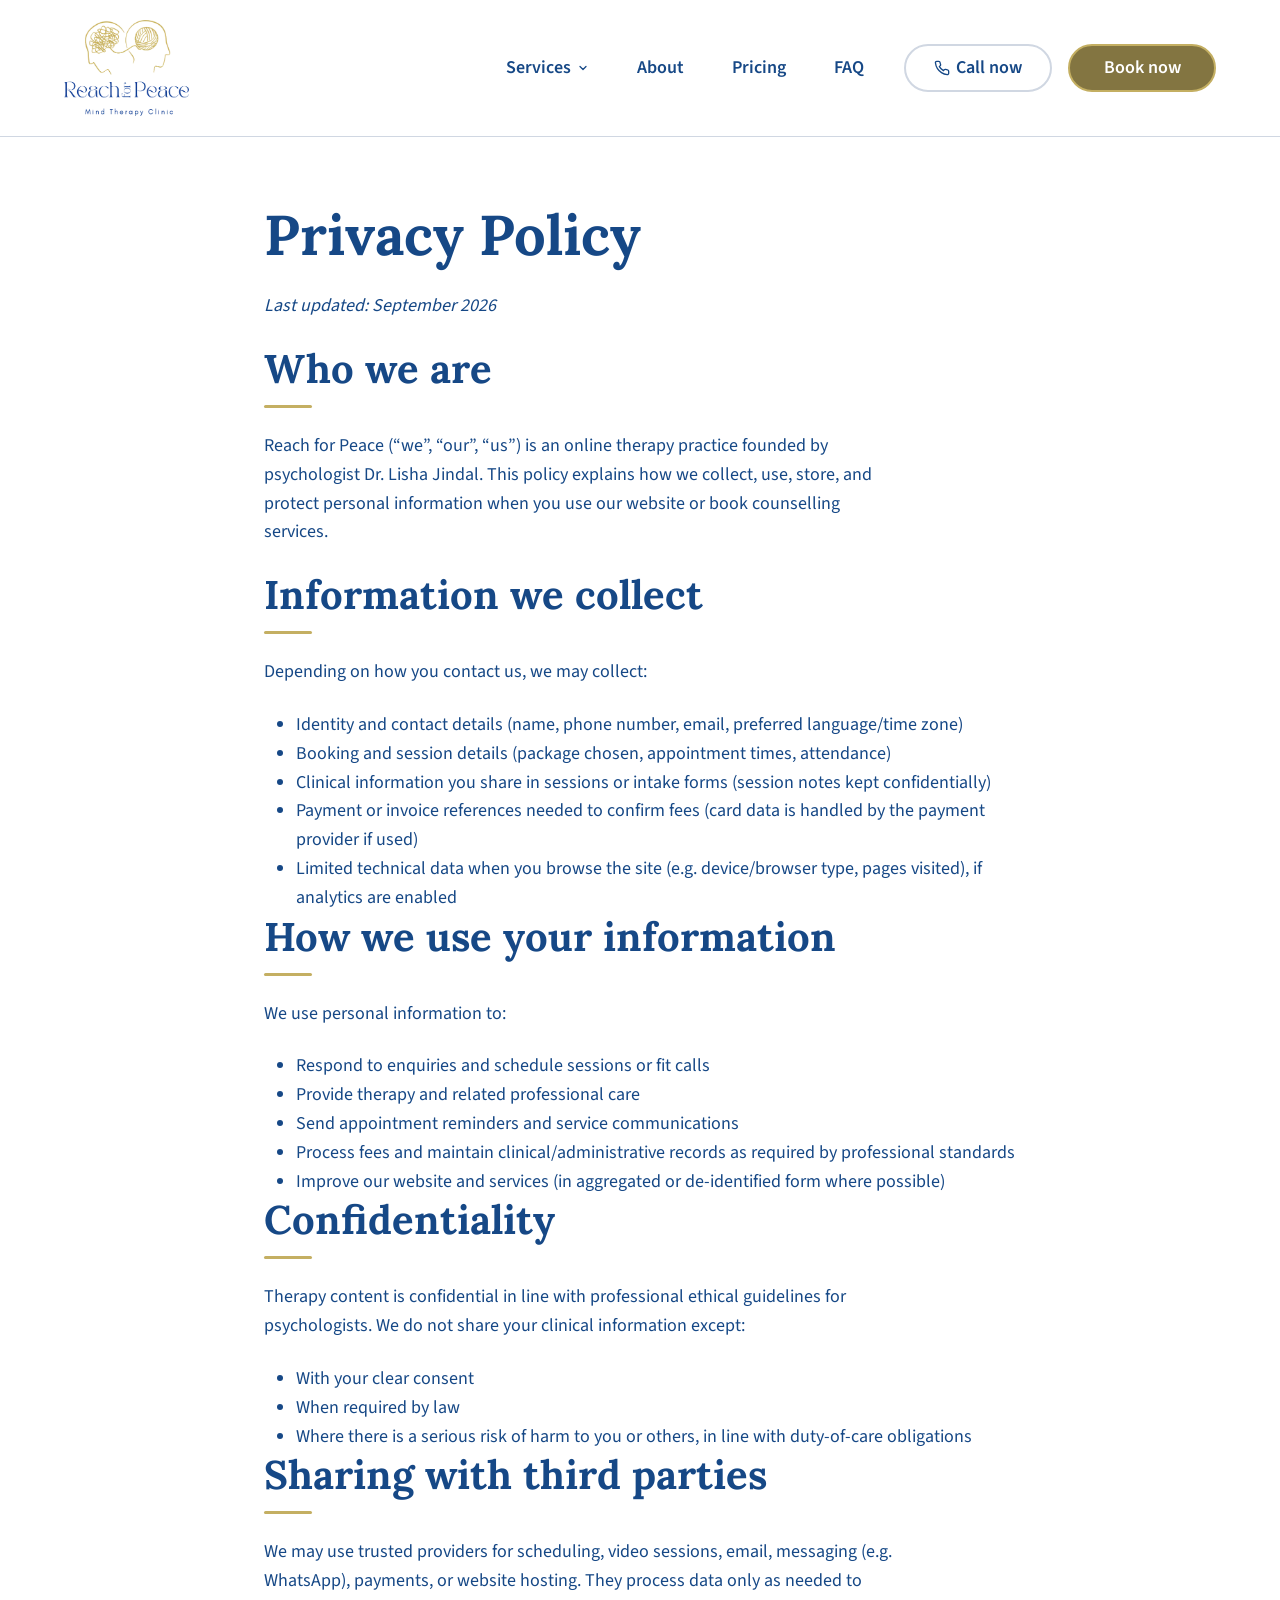
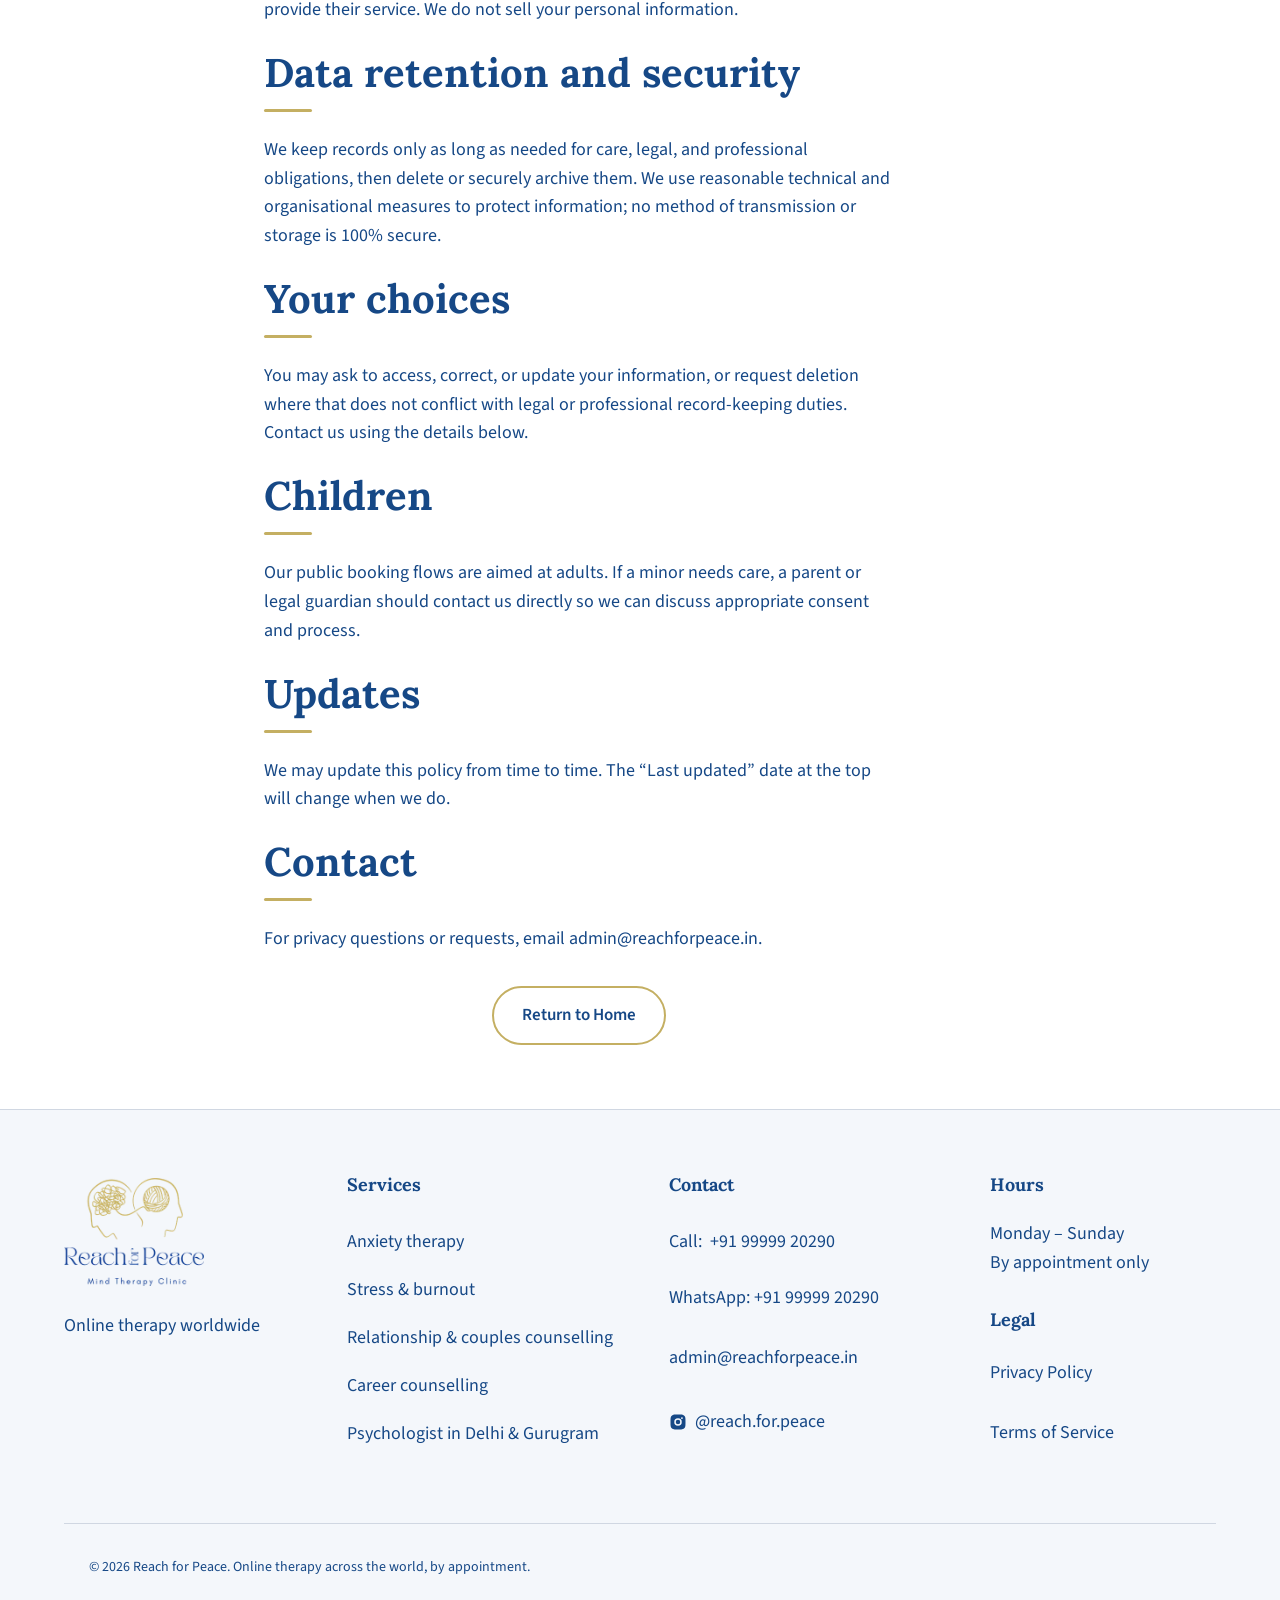
<file: privacy.html>
<!DOCTYPE html>
<html lang="en-IN">
<head>
    <meta charset="UTF-8">
    <meta name="viewport" content="width=device-width, initial-scale=1.0">
    <link rel="canonical" href="https://reachforpeace.in/privacy">
    <link rel="alternate" hreflang="en-IN" href="https://reachforpeace.in/privacy" />
    <link rel="alternate" hreflang="x-default" href="https://reachforpeace.in/privacy" />
    <meta name="description" content="Privacy Policy for Reach for Peace online therapy with Dr. Lisha Jindal.">
    <title>Privacy Policy | Reach for Peace</title>

    <!-- Open Graph -->
    <meta property="og:type" content="website">
    <meta property="og:locale" content="en_IN">
    <meta property="og:site_name" content="Reach for Peace">
    <meta property="og:title" content="Privacy Policy | Reach for Peace">
    <meta property="og:description" content="Privacy Policy for Reach for Peace online therapy with Dr. Lisha Jindal.">
    <meta property="og:url" content="https://reachforpeace.in/privacy">
    <meta property="og:image" content="https://reachforpeace.in/assets/og-reach-for-peace.png">

    <!-- Twitter -->
    <meta name="twitter:card" content="summary">
    <meta name="twitter:title" content="Privacy Policy | Reach for Peace">
    <meta name="twitter:description" content="Privacy Policy for Reach for Peace online therapy with Dr. Lisha Jindal.">

    <link rel="preload" href="/assets/fonts/lora-v37-latin-700.woff2" as="font" type="font/woff2" crossorigin>
    <link rel="preload" href="/assets/fonts/source-sans-3-v20-latin-regular.woff2" as="font" type="font/woff2" crossorigin>
    <link rel="stylesheet" href="css/styles.css">

    <!-- Microsoft Clarity -->
    <script type="text/javascript">
        (function(c,l,a,r,i,t,y){
            c[a]=c[a]||function(){(c[a].q=c[a].q||[]).push(arguments)};
            t=l.createElement(r);t.async=1;t.src="https://www.clarity.ms/tag/"+i;
            y=l.getElementsByTagName(r)[0];y.parentNode.insertBefore(t,y);
        })(window, document, "clarity", "script", "yhasz21bfp");
    </script>
    <link rel="icon" href="/favicon.ico" sizes="16x16 32x32">
    <link rel="icon" type="image/png" sizes="48x48" href="/assets/favicon-48x48.png">
    <link rel="icon" type="image/png" sizes="96x96" href="/assets/favicon-96x96.png">
    <link rel="icon" type="image/png" sizes="192x192" href="/assets/icon-192.png">
    <link rel="icon" type="image/png" sizes="512x512" href="/assets/icon-512.png">
    <link rel="apple-touch-icon" sizes="180x180" href="/apple-touch-icon.png">
    <link rel="manifest" href="/site.webmanifest">
    <link rel="describedby" href="/llms.txt" title="llms.txt">
</head>
<body>
    <a href="#main-content" class="skip-link">Skip to main content</a>
    <header class="site-header" role="banner">
        <div class="container">
            <div class="header-content">
                <a href="/" class="wordmark" aria-label="Reach for Peace — Mind Therapy Clinic">
                    <picture>
                        <source type="image/webp" srcset="assets/logo-nav.webp">
                        <img src="assets/logo-nav.png" alt="Reach for Peace Mind Therapy Clinic" class="site-logo site-logo--nav" width="270" height="208" decoding="async" fetchpriority="high">
                    </picture>
                </a>
                <button class="mobile-menu-toggle" aria-label="Toggle navigation menu" aria-expanded="false">
                    <span class="hamburger"></span>
                </button>
                <nav class="main-nav" role="navigation" aria-label="Main navigation">
                    <ul>
                        <li class="nav-dropdown">
                            <button type="button" class="nav-dropdown-toggle" aria-expanded="false" aria-controls="nav-services-menu">Services<svg class="nav-dropdown-caret" width="12" height="12" viewBox="0 0 24 24" fill="none" stroke="currentColor" stroke-width="2.5" stroke-linecap="round" stroke-linejoin="round" aria-hidden="true" focusable="false"><polyline points="6 9 12 15 18 9"/></svg></button>
                            <ul class="nav-dropdown-menu" id="nav-services-menu">
                                <li><a href="/therapy-for-anxiety">Anxiety therapy</a></li>
                                <li><a href="/stress-and-burnout-counselling">Stress &amp; burnout</a></li>
                                <li><a href="/relationship-counselling">Relationship &amp; couples counselling</a></li>
                                <li><a href="/career-counselling">Career counselling</a></li>
                            </ul>
                        </li>
                        <li><a href="/about">About</a></li>
                        <li><a href="/#pricing">Pricing</a></li>
                        <li><a href="/#faq">FAQ</a></li>
                        <li class="nav-actions">
                            <a href="tel:+919999920290" class="nav-call" id="nav-call" aria-label="Call Reach for Peace now">
                                <svg class="nav-call-icon" width="16" height="16" viewBox="0 0 24 24" fill="none" stroke="currentColor" stroke-width="2" aria-hidden="true"><path d="M22 16.92v3a2 2 0 0 1-2.18 2 19.79 19.79 0 0 1-8.63-3.07 19.5 19.5 0 0 1-6-6 19.79 19.79 0 0 1-3.07-8.67A2 2 0 0 1 4.11 2h3a2 2 0 0 1 2 1.72c.127.96.361 1.903.7 2.81a2 2 0 0 1-.45 2.11L8.09 9.91a16 16 0 0 0 6 6l1.27-1.27a2 2 0 0 1 2.11-.45c.907.339 1.85.573 2.81.7A2 2 0 0 1 22 16.92z"/></svg>
                                <span class="nav-call-label">Call now</span>
                            </a>
                            <a href="https://wa.me/919999920290?text=Hi%2C%20I%27d%20like%20to%20know%20about%20therapy%20sessions%20with%20Dr.%20Lisha%20Jindal." class="nav-cta" data-clarity-event="book_whatsapp_cta" data-clarity-location="nav">Book now</a>
                        </li>
                    </ul>
                </nav>
            </div>
        </div>
    </header>
    <main id="main-content">
        <section class="legal-page" style="padding: 4rem 0;">
            <div class="container" style="max-width: 800px;">
                <h1>Privacy Policy</h1>
                <p><em>Last updated: September 2026</em></p>

                <h2>Who we are</h2>
                <p>Reach for Peace (“we”, “our”, “us”) is an online therapy practice founded by psychologist Dr. Lisha Jindal. This policy explains how we collect, use, store, and protect personal information when you use our website or book counselling services.</p>

                <h2>Information we collect</h2>
                <p>Depending on how you contact us, we may collect:</p>
                <ul style="list-style: disc; padding-left: 2rem;">
                    <li>Identity and contact details (name, phone number, email, preferred language/time zone)</li>
                    <li>Booking and session details (package chosen, appointment times, attendance)</li>
                    <li>Clinical information you share in sessions or intake forms (session notes kept confidentially)</li>
                    <li>Payment or invoice references needed to confirm fees (card data is handled by the payment provider if used)</li>
                    <li>Limited technical data when you browse the site (e.g. device/browser type, pages visited), if analytics are enabled</li>
                </ul>

                <h2>How we use your information</h2>
                <p>We use personal information to:</p>
                <ul style="list-style: disc; padding-left: 2rem;">
                    <li>Respond to enquiries and schedule sessions or fit calls</li>
                    <li>Provide therapy and related professional care</li>
                    <li>Send appointment reminders and service communications</li>
                    <li>Process fees and maintain clinical/administrative records as required by professional standards</li>
                    <li>Improve our website and services (in aggregated or de-identified form where possible)</li>
                </ul>

                <h2>Confidentiality</h2>
                <p>Therapy content is confidential in line with professional ethical guidelines for psychologists. We do not share your clinical information except:</p>
                <ul style="list-style: disc; padding-left: 2rem;">
                    <li>With your clear consent</li>
                    <li>When required by law</li>
                    <li>Where there is a serious risk of harm to you or others, in line with duty-of-care obligations</li>
                </ul>

                <h2>Sharing with third parties</h2>
                <p>We may use trusted providers for scheduling, video sessions, email, messaging (e.g. WhatsApp), payments, or website hosting. They process data only as needed to provide their service. We do not sell your personal information.</p>

                <h2>Data retention and security</h2>
                <p>We keep records only as long as needed for care, legal, and professional obligations, then delete or securely archive them. We use reasonable technical and organisational measures to protect information; no method of transmission or storage is 100% secure.</p>

                <h2>Your choices</h2>
                <p>You may ask to access, correct, or update your information, or request deletion where that does not conflict with legal or professional record-keeping duties. Contact us using the details below.</p>

                <h2>Children</h2>
                <p>Our public booking flows are aimed at adults. If a minor needs care, a parent or legal guardian should contact us directly so we can discuss appropriate consent and process.</p>

                <h2>Updates</h2>
                <p>We may update this policy from time to time. The “Last updated” date at the top will change when we do.</p>

                <h2>Contact</h2>
                <p>For privacy questions or requests, email <a href="mailto:admin@reachforpeace.in">admin@reachforpeace.in</a>.</p>

                <p style="text-align: center; margin-top: 2rem;">
                    <a href="/" class="btn btn-secondary">Return to Home</a>
                </p>
            </div>
        </section>
    </main>
    <footer class="site-footer" role="contentinfo">
        <div class="container">
            <div class="footer-content">
                <div class="footer-section footer-brand">
                    <a href="/" class="footer-logo-link" aria-label="Reach for Peace — Mind Therapy Clinic">
                        <picture>
                            <source type="image/webp" srcset="assets/logo-footer.webp">
                            <img src="assets/logo-footer.png" alt="Reach for Peace Mind Therapy Clinic" class="site-logo site-logo--footer" width="240" height="185" loading="lazy" decoding="async">
                        </picture>
                    </a>
                    <p>Online therapy worldwide</p>
                </div>
                
                <nav class="footer-section footer-services" aria-label="Services">
                    <h3>Services</h3>
                    <ul>
                        <li><a href="/therapy-for-anxiety">Anxiety therapy</a></li>
                        <li><a href="/stress-and-burnout-counselling">Stress &amp; burnout</a></li>
                        <li><a href="/relationship-counselling">Relationship &amp; couples counselling</a></li>
                        <li><a href="/career-counselling">Career counselling</a></li>
                        <li><a href="/psychologist-delhi-gurugram">Psychologist in Delhi &amp; Gurugram</a></li>
                    </ul>
                </nav>
                
                <div class="footer-section footer-contact">
                    <h3>Contact</h3>
                    <ul>
                        <li><a href="tel:+919999920290" id="footer-phone" class="footer-phone"><span class="footer-phone-label">Call:</span> <span id="phone-display">+91 99999 20290</span></a></li>
                        <li><a href="https://wa.me/919999920290?text=Hi%2C%20I%27d%20like%20to%20know%20about%20therapy%20sessions%20with%20Dr.%20Lisha%20Jindal." id="footer-whatsapp">WhatsApp: <span id="whatsapp-display">+91 99999 20290</span></a></li>
                        <li><a href="mailto:admin@reachforpeace.in" id="footer-email">admin@reachforpeace.in</a></li>
                        <li>
                            <a href="https://www.instagram.com/reach.for.peace/" class="footer-instagram" target="_blank" rel="noopener noreferrer" aria-label="Reach for Peace on Instagram">
                                <svg class="footer-social-icon" width="18" height="18" viewBox="0 0 24 24" fill="currentColor" aria-hidden="true"><path d="M12 2c2.717 0 3.056.01 4.122.06 1.065.05 1.79.217 2.428.465.66.254 1.216.598 1.772 1.153a4.908 4.908 0 0 1 1.153 1.772c.247.637.415 1.363.465 2.428.047 1.066.06 1.405.06 4.122 0 2.717-.01 3.056-.06 4.122-.05 1.065-.218 1.79-.465 2.428a4.883 4.883 0 0 1-1.153 1.772 4.915 4.915 0 0 1-1.772 1.153c-.637.247-1.363.415-2.428.465-1.066.047-1.405.06-4.122.06-2.717 0-3.056-.01-4.122-.06-1.065-.05-1.79-.218-2.428-.465a4.89 4.89 0 0 1-1.772-1.153 4.904 4.904 0 0 1-1.153-1.772c-.248-.637-.415-1.363-.465-2.428C2.013 15.056 2 14.717 2 12c0-2.717.01-3.056.06-4.122.05-1.066.217-1.79.465-2.428a4.88 4.88 0 0 1 1.153-1.772A4.897 4.897 0 0 1 5.45 2.525c.638-.248 1.362-.415 2.428-.465C8.944 2.013 9.283 2 12 2zm0 5a5 5 0 1 0 0 10 5 5 0 0 0 0-10zm6.5-.25a1.25 1.25 0 1 0-2.5 0 1.25 1.25 0 0 0 2.5 0zM12 9a3 3 0 1 1 0 6 3 3 0 0 1 0-6z"/></svg>
                                <span>@reach.for.peace</span>
                            </a>
                        </li>
                    </ul>
                </div>
                
                <div class="footer-stack">
                    <div class="footer-section footer-hours">
                        <h3>Hours</h3>
                        <p>Monday – Sunday<br>By appointment only</p>
                    </div>
                
                    <div class="footer-section footer-legal">
                        <h3>Legal</h3>
                        <ul>
                            <li><a href="/privacy">Privacy Policy</a></li>
                            <li><a href="/terms">Terms of Service</a></li>
                        </ul>
                    </div>
                </div>
            </div>

            <div class="footer-bottom">
                <p>&copy; 2026 Reach for Peace. Online therapy across the world, by appointment.</p>
            </div>
        </div>
    </footer>
    <script src="js/main.js"></script>
</body>
</html>
</file>
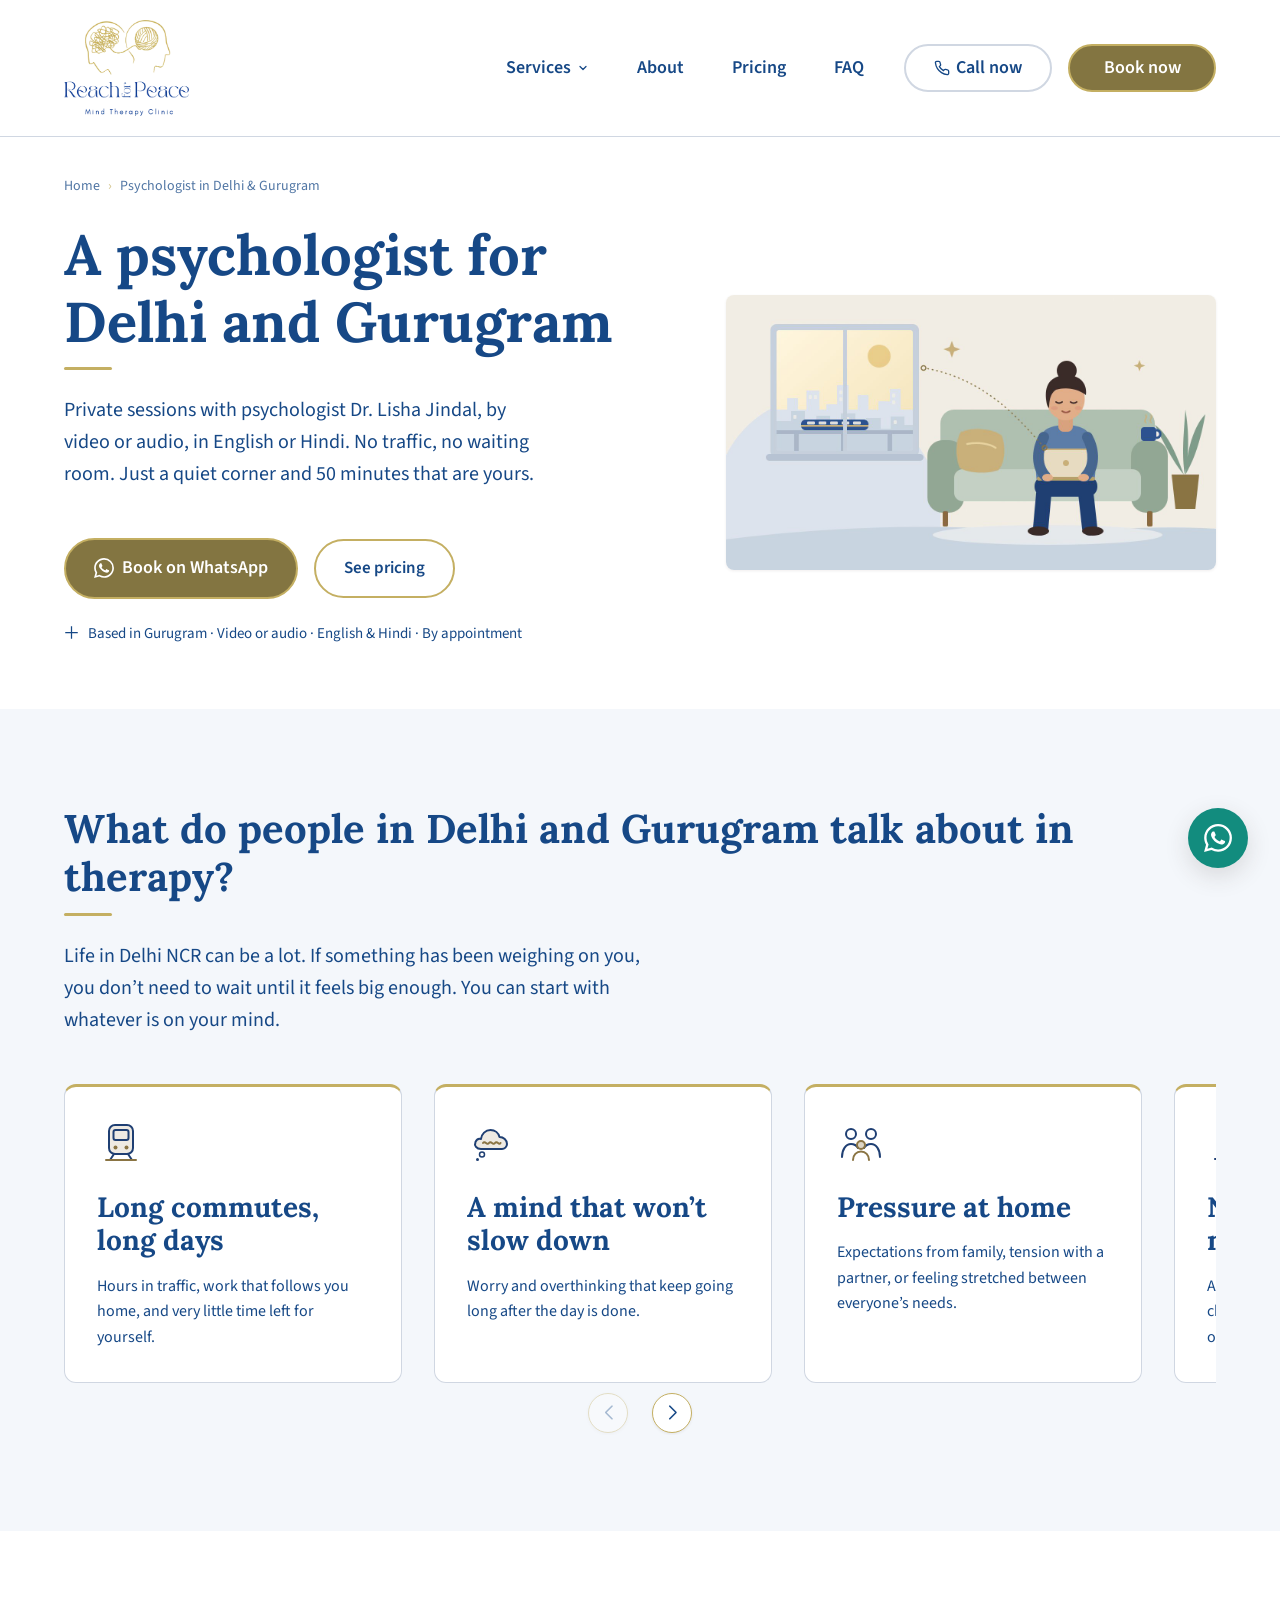
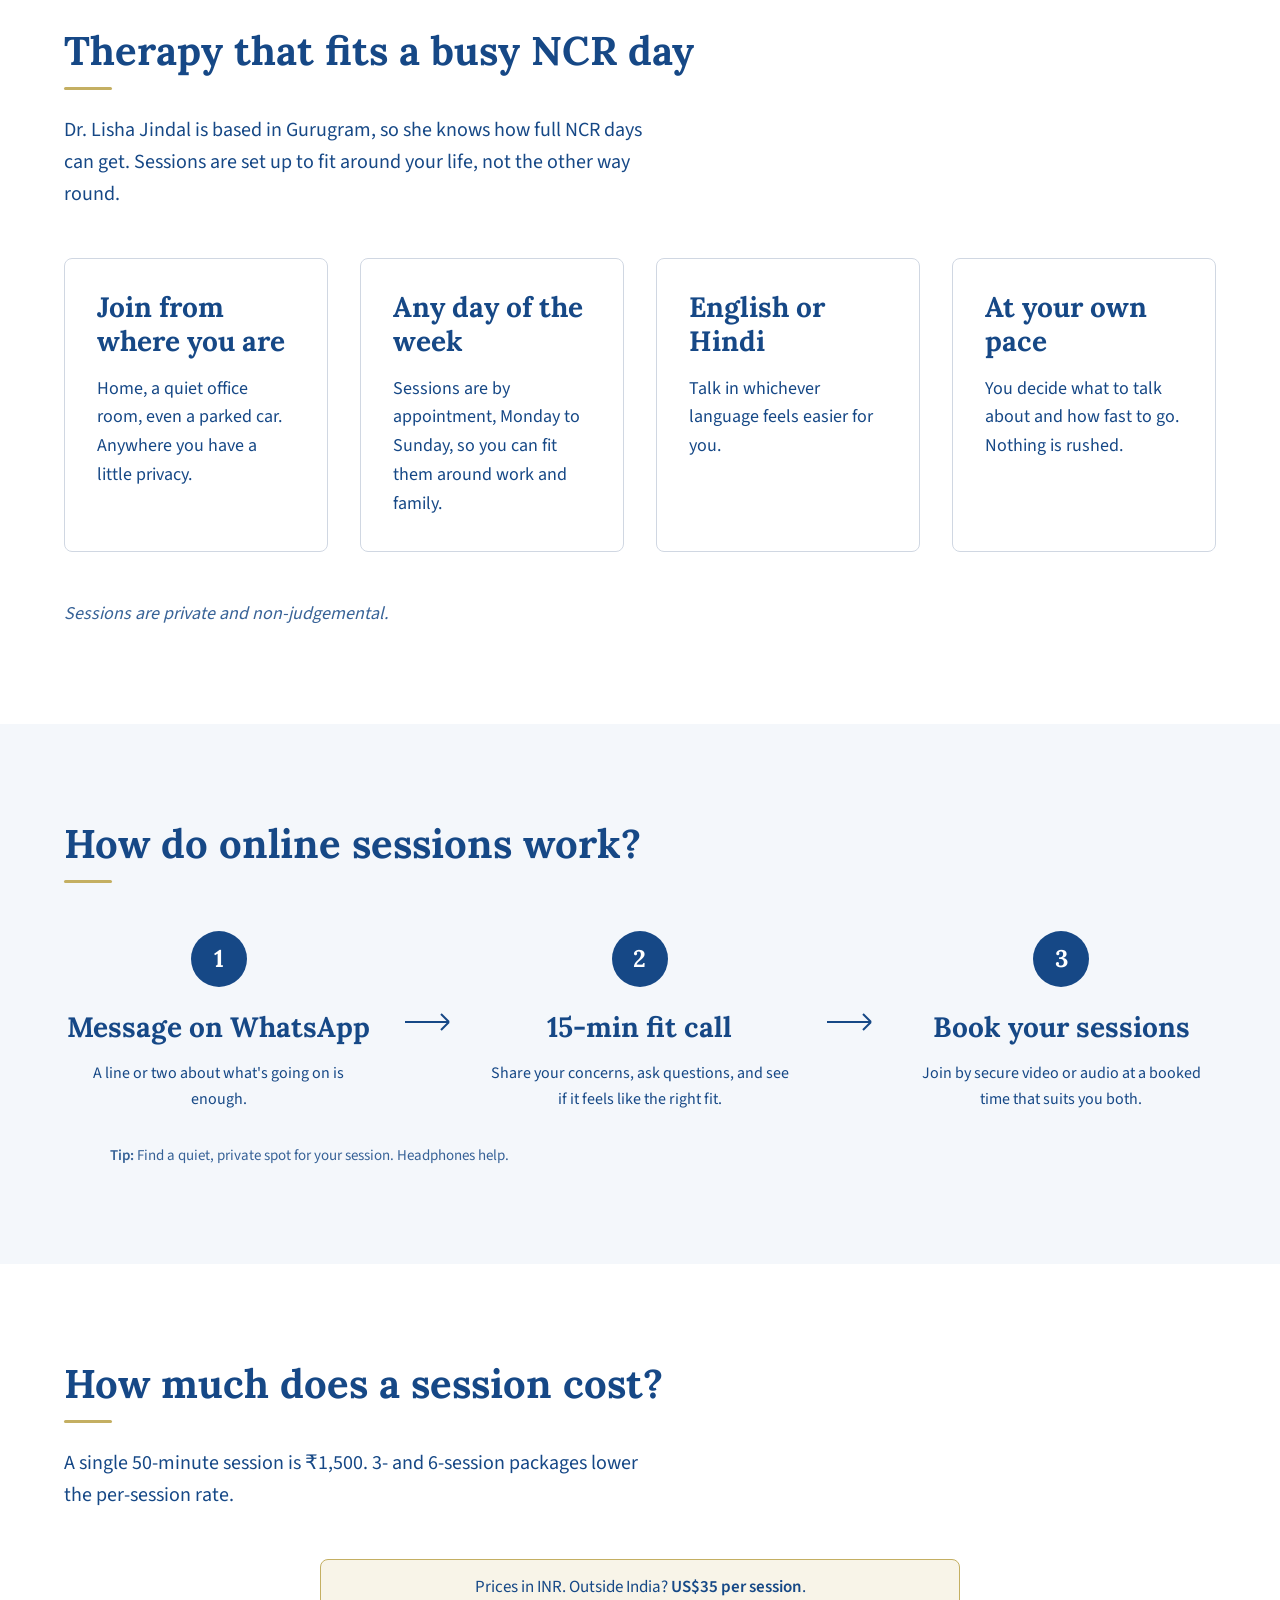
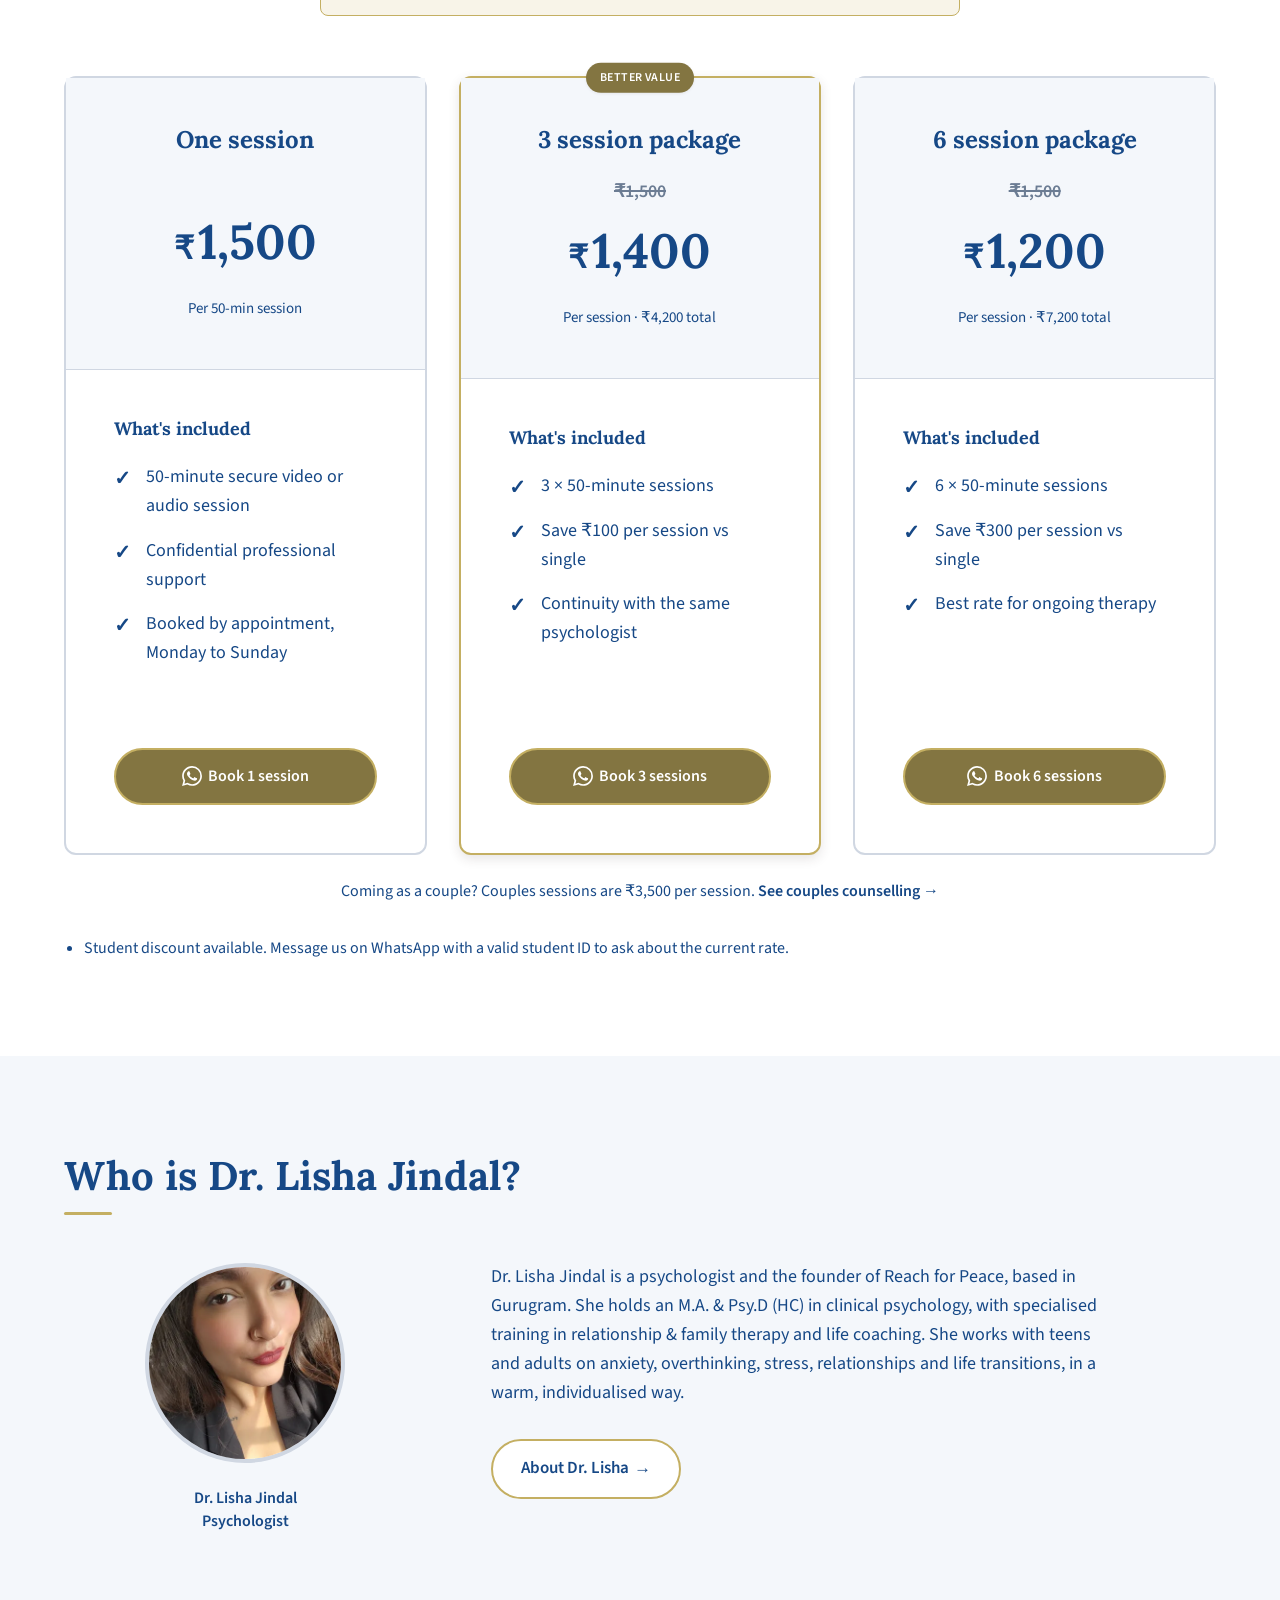
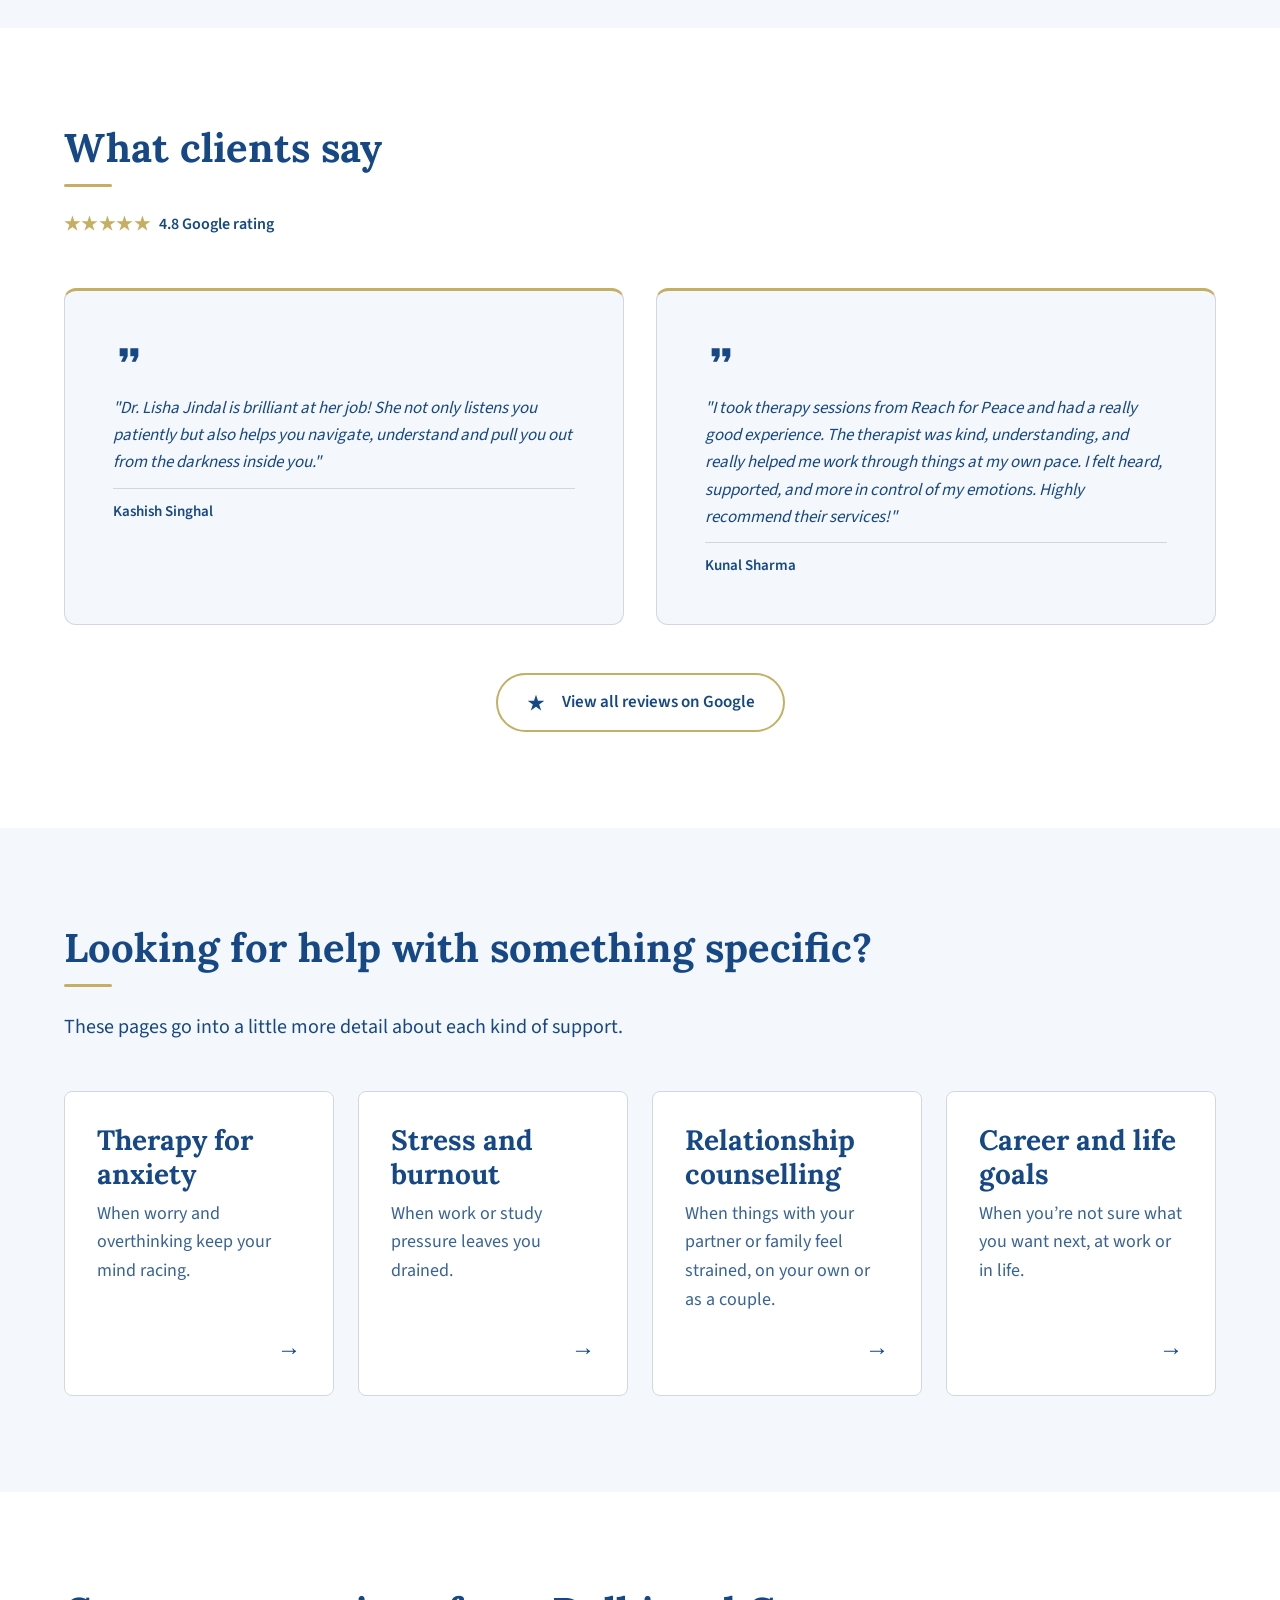
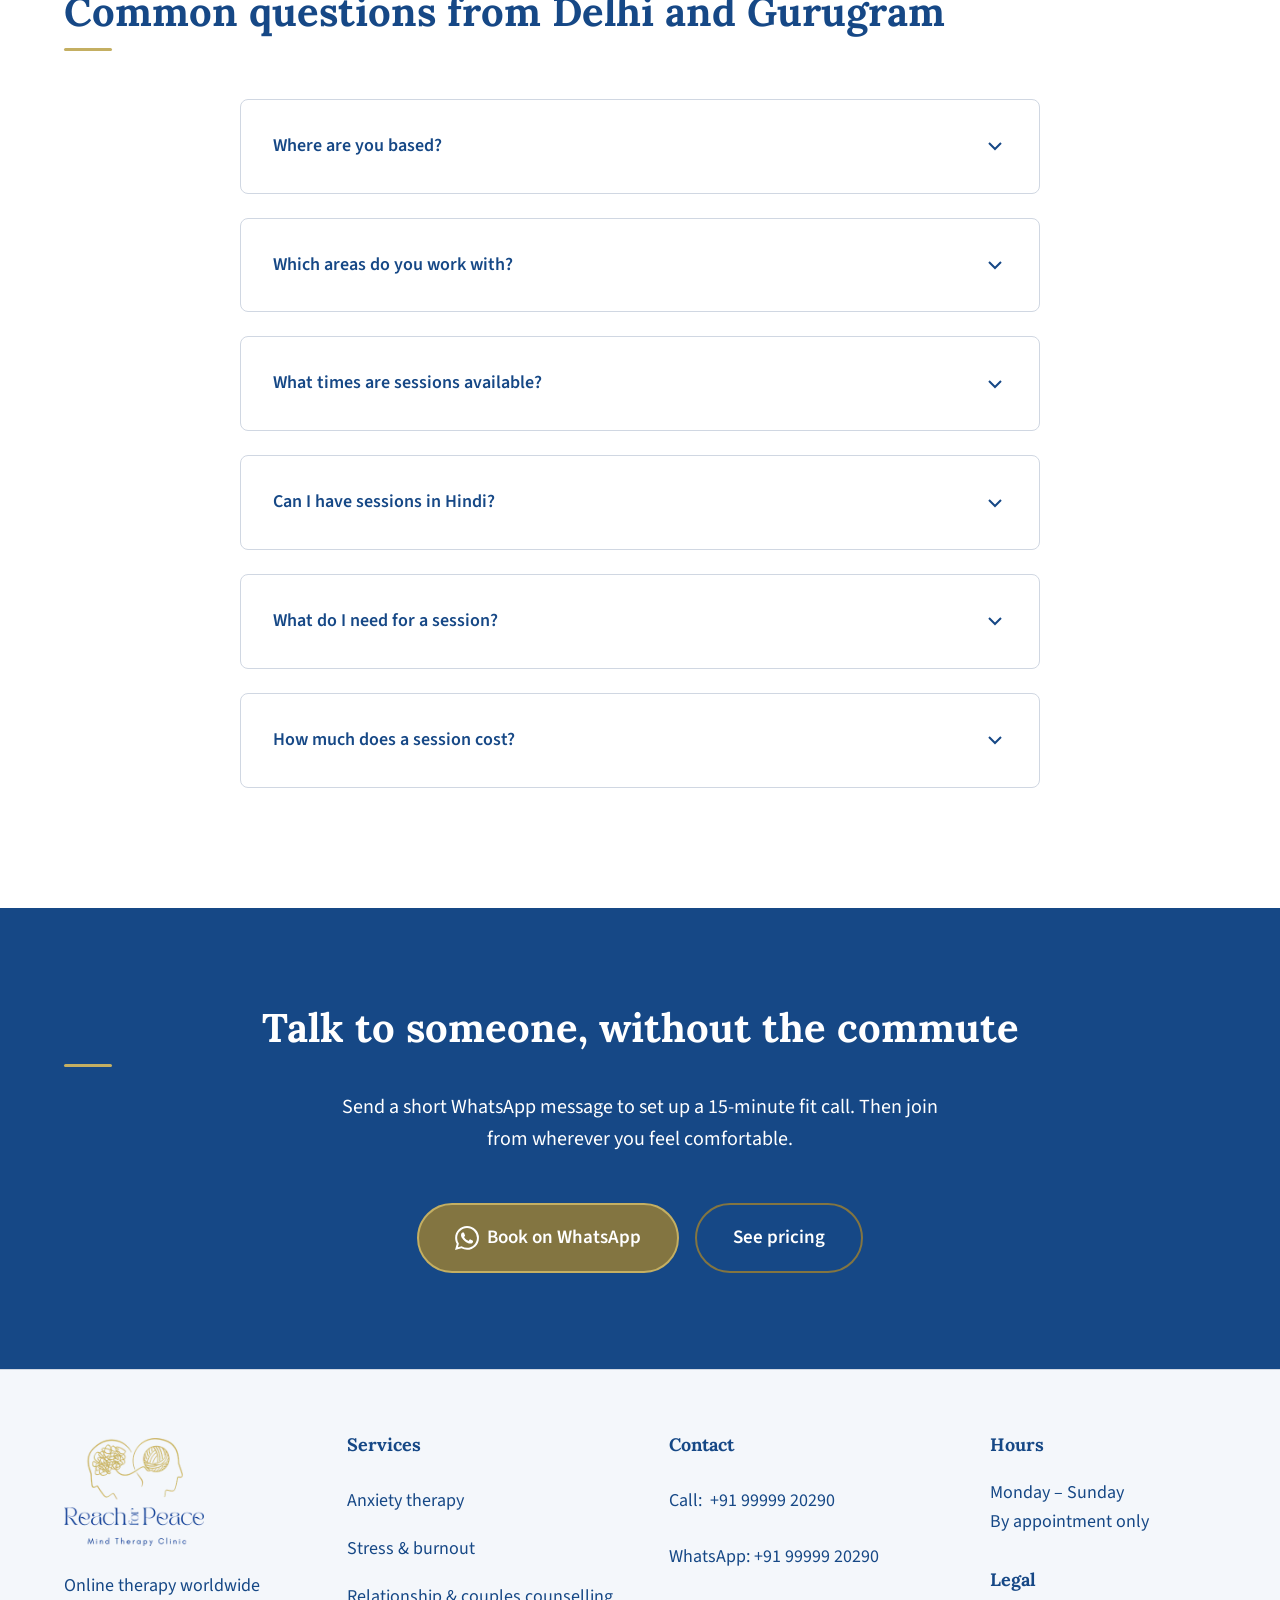
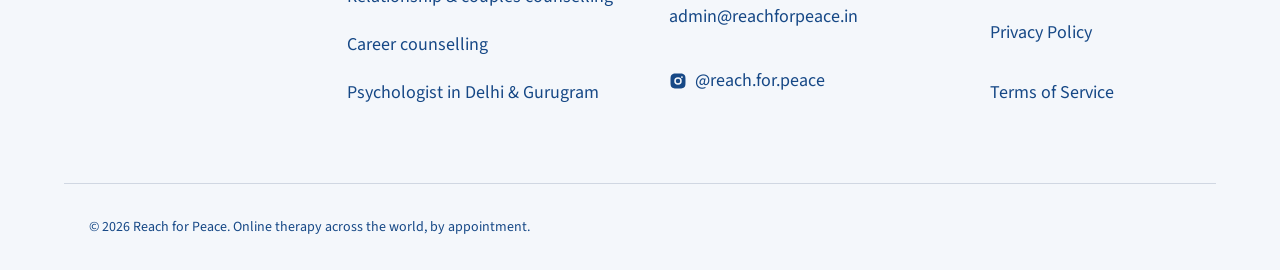
<file: psychologist-delhi-gurugram.html>
<!DOCTYPE html>
<html lang="en-IN">
<head>
    <meta charset="UTF-8">
    <meta name="viewport" content="width=device-width, initial-scale=1.0">
    
    <!-- STAGING ONLY: Remove at launch -->
    <meta name="robots" content="index, follow, max-image-preview:large">
    
    <title>Psychologist in Delhi &amp; Gurugram | Reach for Peace</title>
    <meta name="description" content="Psychologist Dr. Lisha Jindal is based in Gurugram and works online with people across Delhi NCR. 50-min sessions in English &amp; Hindi. Book on WhatsApp.">
    <meta name="author" content="Reach for Peace">
    <meta name="theme-color" content="#164886">
    <link rel="canonical" href="https://reachforpeace.in/psychologist-delhi-gurugram">
    <link rel="alternate" hreflang="en-IN" href="https://reachforpeace.in/psychologist-delhi-gurugram" />
    <link rel="alternate" hreflang="x-default" href="https://reachforpeace.in/psychologist-delhi-gurugram" />

    <!-- Open Graph -->
    <meta property="og:type" content="website">
    <meta property="og:locale" content="en_IN">
    <meta property="og:site_name" content="Reach for Peace">
    <meta property="og:title" content="Psychologist in Delhi &amp; Gurugram | Reach for Peace">
    <meta property="og:description" content="Psychologist Dr. Lisha Jindal is based in Gurugram and works online with people across Delhi NCR. 50-min sessions in English &amp; Hindi. Book on WhatsApp.">
    <meta property="og:url" content="https://reachforpeace.in/psychologist-delhi-gurugram">
    <meta property="og:image" content="https://reachforpeace.in/assets/og/og-psychologist-delhi-gurugram.jpg">
    <meta property="og:image:alt" content="Psychologist for Delhi and Gurugram with Reach for Peace">
    <meta property="og:image:width" content="1200">
    <meta property="og:image:height" content="630">

    <!-- Twitter -->
    <meta name="twitter:card" content="summary_large_image">
    <meta name="twitter:title" content="Psychologist in Delhi &amp; Gurugram | Reach for Peace">
    <meta name="twitter:description" content="Psychologist Dr. Lisha Jindal is based in Gurugram and works online with people across Delhi NCR. 50-min sessions in English &amp; Hindi. Book on WhatsApp.">
    <meta name="twitter:image" content="https://reachforpeace.in/assets/og/og-psychologist-delhi-gurugram.jpg">
    <meta name="twitter:image:alt" content="Psychologist for Delhi and Gurugram with Reach for Peace">

    <link rel="icon" href="/favicon.ico" sizes="16x16 32x32">
    <link rel="icon" type="image/png" sizes="48x48" href="/assets/favicon-48x48.png">
    <link rel="icon" type="image/png" sizes="96x96" href="/assets/favicon-96x96.png">
    <link rel="icon" type="image/png" sizes="192x192" href="/assets/icon-192.png">
    <link rel="icon" type="image/png" sizes="512x512" href="/assets/icon-512.png">
    <link rel="apple-touch-icon" sizes="180x180" href="/apple-touch-icon.png">
    <link rel="manifest" href="/site.webmanifest">
    <link rel="describedby" href="/llms.txt" title="llms.txt">

    <!-- Fonts -->
    <link rel="preload" href="/assets/fonts/lora-v37-latin-700.woff2" as="font" type="font/woff2" crossorigin>
    <link rel="preload" href="/assets/fonts/source-sans-3-v20-latin-regular.woff2" as="font" type="font/woff2" crossorigin>
    
    <!-- Styles -->
    <link rel="stylesheet" href="css/styles.css">
    <!-- Swiper 11 (help-card, card and testimonial sliders) -->
    <link rel="stylesheet" href="css/vendor/swiper-bundle.min.css">
    
    <!-- JSON-LD Structured Data -->
    <script type="application/ld+json">
{
  "@context": "https://schema.org",
  "@graph": [
    {
      "@type": "WebPage",
      "@id": "https://reachforpeace.in/psychologist-delhi-gurugram#webpage",
      "url": "https://reachforpeace.in/psychologist-delhi-gurugram",
      "name": "Psychologist in Delhi & Gurugram | Dr. Lisha Jindal",
      "description": "Psychologist Dr. Lisha Jindal is based in Gurugram and works online with people across Delhi NCR. 50-min sessions in English & Hindi. Book on WhatsApp.",
      "isPartOf": {
        "@id": "https://reachforpeace.in/#website"
      },
      "about": {
        "@id": "https://reachforpeace.in/psychologist-delhi-gurugram#service"
      },
      "breadcrumb": {
        "@id": "https://reachforpeace.in/psychologist-delhi-gurugram#breadcrumb"
      },
      "primaryImageOfPage": {
        "@type": "ImageObject",
        "url": "https://reachforpeace.in/assets/og/og-psychologist-delhi-gurugram.jpg",
        "width": 1200,
        "height": 630
      },
      "inLanguage": "en-IN",
      "reviewedBy": {
        "@id": "https://reachforpeace.in/#founder"
      }
    },
    {
      "@type": "BreadcrumbList",
      "@id": "https://reachforpeace.in/psychologist-delhi-gurugram#breadcrumb",
      "itemListElement": [
        {
          "@type": "ListItem",
          "position": 1,
          "name": "Home",
          "item": "https://reachforpeace.in/"
        },
        {
          "@type": "ListItem",
          "position": 2,
          "name": "Psychologist in Delhi & Gurugram",
          "item": "https://reachforpeace.in/psychologist-delhi-gurugram"
        }
      ]
    },
    {
      "@type": "Service",
      "@id": "https://reachforpeace.in/psychologist-delhi-gurugram#service",
      "name": "Online therapy for Delhi and Gurugram",
      "serviceType": "Online therapy and counselling",
      "description": "Online therapy and counselling with psychologist Dr. Lisha Jindal, based in Gurugram, for people across Delhi NCR, in English and Hindi.",
      "provider": [
        {
          "@id": "https://reachforpeace.in/#organization"
        },
        {
          "@id": "https://reachforpeace.in/#founder"
        }
      ],
      "areaServed": [
        {
          "@type": "City",
          "name": "Delhi"
        },
        {
          "@type": "City",
          "name": "Gurugram"
        },
        {
          "@type": "Country",
          "name": "India"
        }
      ],
      "availableLanguage": [
        "en-IN",
        "hi-IN"
      ],
      "availableChannel": {
        "@type": "ServiceChannel",
        "serviceUrl": "https://reachforpeace.in/psychologist-delhi-gurugram",
        "availableLanguage": [
          "en-IN",
          "hi-IN"
        ]
      },
      "offers": [
        {
          "@type": "Offer",
          "name": "One 50-minute session",
          "price": "1500",
          "priceCurrency": "INR",
          "availability": "https://schema.org/InStock",
          "url": "https://reachforpeace.in/psychologist-delhi-gurugram#pricing"
        },
        {
          "@type": "Offer",
          "name": "3-session package",
          "price": "4200",
          "priceCurrency": "INR",
          "availability": "https://schema.org/InStock",
          "url": "https://reachforpeace.in/psychologist-delhi-gurugram#pricing"
        },
        {
          "@type": "Offer",
          "name": "6-session package",
          "price": "7200",
          "priceCurrency": "INR",
          "availability": "https://schema.org/InStock",
          "url": "https://reachforpeace.in/psychologist-delhi-gurugram#pricing"
        },
        {
          "@type": "Offer",
          "name": "One session, clients outside India",
          "price": "35",
          "priceCurrency": "USD",
          "availability": "https://schema.org/InStock",
          "url": "https://reachforpeace.in/psychologist-delhi-gurugram#pricing"
        }
      ]
    },
    {
      "@type": "FAQPage",
      "@id": "https://reachforpeace.in/psychologist-delhi-gurugram#faq",
      "mainEntity": [
        {
          "@type": "Question",
          "name": "Where are you based?",
          "acceptedAnswer": {
            "@type": "Answer",
            "text": "Dr. Lisha Jindal is based in Gurugram, Delhi NCR. Sessions happen by secure video or audio, so you can join from home, work, or anywhere you have a little privacy."
          }
        },
        {
          "@type": "Question",
          "name": "Which areas do you work with?",
          "acceptedAnswer": {
            "@type": "Answer",
            "text": "People join from all over Delhi and Gurugram (Gurgaon), other parts of India, and abroad."
          }
        },
        {
          "@type": "Question",
          "name": "What times are sessions available?",
          "acceptedAnswer": {
            "@type": "Answer",
            "text": "Monday to Sunday, by appointment. Send a WhatsApp message and we’ll find a time that fits around your work and commute."
          }
        },
        {
          "@type": "Question",
          "name": "Can I have sessions in Hindi?",
          "acceptedAnswer": {
            "@type": "Answer",
            "text": "Yes. Sessions are in English or Hindi, whichever feels easier for you."
          }
        },
        {
          "@type": "Question",
          "name": "What do I need for a session?",
          "acceptedAnswer": {
            "@type": "Answer",
            "text": "A phone or laptop, a steady internet connection and a quiet spot. Headphones help. Each session is 50 minutes, by video or audio."
          }
        },
        {
          "@type": "Question",
          "name": "How much does a session cost?",
          "acceptedAnswer": {
            "@type": "Answer",
            "text": "One session is ₹1,500. A 3-session package is ₹1,400 per session (₹4,200 total), and a 6-session package is ₹1,200 per session (₹7,200 total). Couples sessions are ₹3,500 per session."
          }
        }
      ]
    }
  ]
}
    </script>

    <!-- Microsoft Clarity -->
    <script type="text/javascript">
        (function(c,l,a,r,i,t,y){
            c[a]=c[a]||function(){(c[a].q=c[a].q||[]).push(arguments)};
            t=l.createElement(r);t.async=1;t.src="https://www.clarity.ms/tag/"+i;
            y=l.getElementsByTagName(r)[0];y.parentNode.insertBefore(t,y);
        })(window, document, "clarity", "script", "yhasz21bfp");
    </script>
    <!-- Delhi & Gurugram page only -->
    <style>
        .pricing-couples-note { text-align: center; margin: var(--spacing-md) auto 0; max-width: 40rem; font-size: 1rem; }
        .pricing-couples-note a { font-weight: 600; color: var(--accent); }
    </style>
</head>
<body>
    <!-- Skip Link for Accessibility -->
    <a href="#main-content" class="skip-link">Skip to main content</a>
    
    <!-- Header -->
    <header class="site-header" role="banner">
        <div class="container">
            <div class="header-content">
                <a href="/" class="wordmark" aria-label="Reach for Peace — Mind Therapy Clinic">
                    <picture>
                        <source type="image/webp" srcset="assets/logo-nav.webp">
                        <img src="assets/logo-nav.png" alt="Reach for Peace Mind Therapy Clinic" class="site-logo site-logo--nav" width="270" height="208" decoding="async" fetchpriority="high">
                    </picture>
                </a>
                <button class="mobile-menu-toggle" aria-label="Toggle navigation menu" aria-expanded="false">
                    <span class="hamburger"></span>
                </button>
                <nav class="main-nav" role="navigation" aria-label="Main navigation">
                    <ul>
                        <li class="nav-dropdown">
                            <button type="button" class="nav-dropdown-toggle" aria-expanded="false" aria-controls="nav-services-menu">Services<svg class="nav-dropdown-caret" width="12" height="12" viewBox="0 0 24 24" fill="none" stroke="currentColor" stroke-width="2.5" stroke-linecap="round" stroke-linejoin="round" aria-hidden="true" focusable="false"><polyline points="6 9 12 15 18 9"/></svg></button>
                            <ul class="nav-dropdown-menu" id="nav-services-menu">
                                <li><a href="/therapy-for-anxiety">Anxiety therapy</a></li>
                                <li><a href="/stress-and-burnout-counselling">Stress &amp; burnout</a></li>
                                <li><a href="/relationship-counselling">Relationship &amp; couples counselling</a></li>
                                <li><a href="/career-counselling">Career counselling</a></li>
                            </ul>
                        </li>
                        <li><a href="/about">About</a></li>
                        <li><a href="#pricing">Pricing</a></li>
                        <li><a href="#faq">FAQ</a></li>
                        <li class="nav-actions">
                            <a href="tel:+919999920290" class="nav-call" id="nav-call" aria-label="Call Reach for Peace now">
                                <svg class="nav-call-icon" width="16" height="16" viewBox="0 0 24 24" fill="none" stroke="currentColor" stroke-width="2" aria-hidden="true"><path d="M22 16.92v3a2 2 0 0 1-2.18 2 19.79 19.79 0 0 1-8.63-3.07 19.5 19.5 0 0 1-6-6 19.79 19.79 0 0 1-3.07-8.67A2 2 0 0 1 4.11 2h3a2 2 0 0 1 2 1.72c.127.96.361 1.903.7 2.81a2 2 0 0 1-.45 2.11L8.09 9.91a16 16 0 0 0 6 6l1.27-1.27a2 2 0 0 1 2.11-.45c.907.339 1.85.573 2.81.7A2 2 0 0 1 22 16.92z"/></svg>
                                <span class="nav-call-label">Call now</span>
                            </a>
                            <a href="https://wa.me/919999920290?text=Hi%2C%20I%27m%20in%20Delhi%20NCR%20and%20I%27d%20like%20to%20know%20about%20therapy%20sessions%20with%20Dr.%20Lisha%20Jindal." class="nav-cta" data-clarity-event="book_whatsapp_cta" data-clarity-location="nav">Book now</a>
                        </li>
                    </ul>
                </nav>
            </div>
        </div>
    </header>
    
    <!-- Main Content -->
    <main id="main-content">
        <!-- Hero Section (Option A: split hero, copy left / image right) -->
        <section class="hero hero--service" aria-labelledby="hero-heading">
            <div class="container">
                <nav class="breadcrumb" aria-label="Breadcrumb">
                    <ol>
                        <li><a href="/">Home</a></li>
                        <li aria-current="page">Psychologist in Delhi &amp; Gurugram</li>
                    </ol>
                </nav>
                <div class="hero-split">
                    <div class="hero-content">
                        <h1 id="hero-heading">A psychologist for Delhi and Gurugram</h1>
                        <p class="hero-subcopy">Private sessions with psychologist Dr. Lisha Jindal, by video or audio, in English or Hindi. No traffic, no waiting room. Just a quiet corner and 50 minutes that are yours.</p>
                        
                        <div class="hero-cta-group">
                            <a href="https://wa.me/919999920290?text=Hi%2C%20I%27m%20in%20Delhi%20NCR%20and%20I%27d%20like%20to%20know%20about%20therapy%20sessions%20with%20Dr.%20Lisha%20Jindal." class="btn btn-primary btn-whatsapp" id="hero-book-whatsapp" data-clarity-event="book_whatsapp_cta" data-clarity-location="dg_hero" aria-label="Book on WhatsApp">
                                <svg class="whatsapp-icon" width="20" height="20" viewBox="0 0 24 24" fill="currentColor" aria-hidden="true">
                                    <path d="M17.472 14.382c-.297-.149-1.758-.867-2.03-.967-.273-.099-.471-.148-.67.15-.197.297-.767.966-.94 1.164-.173.199-.347.223-.644.075-.297-.15-1.255-.463-2.39-1.475-.883-.788-1.48-1.761-1.653-2.059-.173-.297-.018-.458.13-.606.134-.133.298-.347.446-.52.149-.174.198-.298.298-.497.099-.198.05-.371-.025-.52-.075-.149-.669-1.612-.916-2.207-.242-.579-.487-.5-.669-.51-.173-.008-.371-.01-.57-.01-.198 0-.52.074-.792.372-.272.297-1.04 1.016-1.04 2.479 0 1.462 1.065 2.875 1.213 3.074.149.198 2.096 3.2 5.077 4.487.709.306 1.262.489 1.694.625.712.227 1.36.195 1.871.118.571-.085 1.758-.719 2.006-1.413.248-.694.248-1.289.173-1.413-.074-.124-.272-.198-.57-.347m-5.421 7.403h-.004a9.87 9.87 0 01-5.031-1.378l-.361-.214-3.741.982.998-3.648-.235-.374a9.86 9.86 0 01-1.51-5.26c.001-5.45 4.436-9.884 9.888-9.884 2.64 0 5.122 1.03 6.988 2.898a9.825 9.825 0 012.893 6.994c-.003 5.45-4.437 9.884-9.885 9.884m8.413-18.297A11.815 11.815 0 0012.05 0C5.495 0 .16 5.335.157 11.892c0 2.096.547 4.142 1.588 5.945L.057 24l6.305-1.654a11.882 11.882 0 005.683 1.448h.005c6.554 0 11.89-5.335 11.893-11.893a11.821 11.821 0 00-3.48-8.413Z"/>
                                </svg>
                                Book on WhatsApp
                            </a>
                            <a href="#pricing" class="btn btn-secondary" aria-label="See pricing">See pricing</a>
                        </div>

                        <p class="hero-availability">
                            <svg width="16" height="16" viewBox="0 0 24 24" fill="none" stroke="currentColor" stroke-width="2" aria-hidden="true"><path d="M12 2v20M2 12h20"/></svg>
                            Based in Gurugram · Video or audio · English &amp; Hindi · By appointment
                        </p>
                    </div>
                    
                    <div class="hero-image hero-image--illustration">
                        <img
                            src="assets/illustrations/delhi-gurugram-hero-flat.jpg"
                            alt="Illustration of a person relaxing on a sofa at home during a video session, with a city skyline and metro line outside the window"
                            width="1280"
                            height="720"
                            loading="eager"
                            decoding="async">
                    </div>
                </div>
            </div>
        </section>
        
        <!-- Who It Helps -->
        <section class="who-we-help" aria-labelledby="who-heading">
            <div class="container">
                <h2 id="who-heading">What do people in Delhi and Gurugram talk about in therapy?</h2>
                <p class="section-intro">Life in Delhi NCR can be a lot. If something has been weighing on you, you don&rsquo;t need to wait until it feels big enough. You can start with whatever is on your mind.</p>
                
                <div class="help-grid swiper" id="help-grid-swiper" data-help-swiper>
                    <div class="swiper-wrapper">
                    <div class="help-card swiper-slide">
                        <div class="help-icon help-icon--pulse" aria-hidden="true">
                            <svg width="48" height="48" viewBox="0 0 48 48" fill="none" xmlns="http://www.w3.org/2000/svg">
                                <!-- Metro train, front view -->
                                <rect x="12" y="6" width="24" height="29" rx="6" fill="#8A7443" opacity="0.15"/>
                                <rect x="12" y="6" width="24" height="29" rx="6" stroke="#1F3F73" stroke-width="2"/>
                                <rect x="16.5" y="11" width="15" height="10" rx="2" stroke="#1F3F73" stroke-width="2"/>
                                <circle cx="18.5" cy="28.5" r="2" fill="#8A7443"/>
                                <circle cx="29.5" cy="28.5" r="2" fill="#8A7443"/>
                                <path d="M17 35L13 41M31 35L35 41" stroke="#1F3F73" stroke-width="2" stroke-linecap="round"/>
                                <path d="M9 41H39" stroke="#8A7443" stroke-width="2" stroke-linecap="round"/>
                            </svg>
                        </div>
                        <h3>Long commutes, long days</h3>
                        <p>Hours in traffic, work that follows you home, and very little time left for yourself.</p>
                    </div>
                    
                    <div class="help-card swiper-slide">
                        <div class="help-icon help-icon--pulse" aria-hidden="true">
                            <svg width="48" height="48" viewBox="0 0 48 48" fill="none" xmlns="http://www.w3.org/2000/svg">
                                <!-- Thought cloud with a scribble -->
                                <path d="M14 30C9.5 30 7 26.5 8.5 23C9.5 20.5 12 19.5 14 20C14.5 15 18.5 11 23.5 11C28 11 31.5 14 32.5 18C36.5 18 40 21 40 25C40 28 37.5 30 35 30Z" fill="#8A7443" opacity="0.15"/>
                                <path d="M14 30C9.5 30 7 26.5 8.5 23C9.5 20.5 12 19.5 14 20C14.5 15 18.5 11 23.5 11C28 11 31.5 14 32.5 18C36.5 18 40 21 40 25C40 28 37.5 30 35 30Z" stroke="#1F3F73" stroke-width="2" stroke-linejoin="round"/>
                                <path d="M16 24C18 21 20 27 22 24C24 21 26 27 28 24C30 21 32 27 33.5 24" stroke="#8A7443" stroke-width="2" stroke-linecap="round"/>
                                <circle cx="15" cy="35.5" r="2.5" stroke="#1F3F73" stroke-width="1.5"/>
                                <circle cx="10.5" cy="40.5" r="1.5" fill="#1F3F73"/>
                            </svg>
                        </div>
                        <h3>A mind that won&rsquo;t slow down</h3>
                        <p>Worry and overthinking that keep going long after the day is done.</p>
                    </div>
                    
                    <div class="help-card swiper-slide">
                        <div class="help-icon help-icon--pulse" aria-hidden="true">
                            <svg width="48" height="48" viewBox="0 0 48 48" fill="none" xmlns="http://www.w3.org/2000/svg">
                                <!-- Family of three -->
                                <circle cx="14" cy="15" r="5" stroke="#1F3F73" stroke-width="2"/>
                                <circle cx="34" cy="15" r="5" stroke="#1F3F73" stroke-width="2"/>
                                <path d="M5 38C5 30.5 9 25 14 25C17 25 19.5 26.5 21 29" stroke="#1F3F73" stroke-width="2" stroke-linecap="round"/>
                                <path d="M43 38C43 30.5 39 25 34 25C31 25 28.5 26.5 27 29" stroke="#1F3F73" stroke-width="2" stroke-linecap="round"/>
                                <circle cx="24" cy="26" r="4" fill="#8A7443" fill-opacity="0.3" stroke="#8A7443" stroke-width="2"/>
                                <path d="M16 41C16 36 19.5 32.5 24 32.5C28.5 32.5 32 36 32 41" stroke="#8A7443" stroke-width="2" stroke-linecap="round"/>
                            </svg>
                        </div>
                        <h3>Pressure at home</h3>
                        <p>Expectations from family, tension with a partner, or feeling stretched between everyone&rsquo;s needs.</p>
                    </div>
                    
                    <div class="help-card swiper-slide">
                        <div class="help-icon help-icon--pulse" aria-hidden="true">
                            <svg width="48" height="48" viewBox="0 0 48 48" fill="none" xmlns="http://www.w3.org/2000/svg">
                                <!-- Steps with a question mark -->
                                <path d="M8 40H18V32H26V24H34V16H40V40Z" fill="#8A7443" opacity="0.15"/>
                                <path d="M8 40H18V32H26V24H34V16H40" stroke="#1F3F73" stroke-width="2" stroke-linecap="round" stroke-linejoin="round"/>
                                <path d="M8 40H40V16" stroke="#1F3F73" stroke-width="1.5" stroke-linecap="round" stroke-linejoin="round" opacity="0.4"/>
                                <path d="M11 12.5C11 9.5 13.5 7.5 16.5 7.5C19.5 7.5 22 9.5 22 12.5C22 15.5 18 16 17 19V20.5" stroke="#8A7443" stroke-width="2" stroke-linecap="round"/>
                                <circle cx="17" cy="25" r="1.5" fill="#8A7443"/>
                            </svg>
                        </div>
                        <h3>Not sure what&rsquo;s next</h3>
                        <p>A career decision, a move, or a big change you&rsquo;re still trying to make sense of.</p>
                    </div>
                    </div>
                    <button type="button" class="swiper-button-prev" aria-label="Previous reason"></button>
                    <button type="button" class="swiper-button-next" aria-label="Next reason"></button>
                </div>
            </div>
        </section>
        
        <!-- How It Fits -->
        <section class="approach" aria-labelledby="approach-heading">
            <div class="container">
                <h2 id="approach-heading">Therapy that fits a busy NCR day</h2>
                <p class="section-intro">Dr. Lisha Jindal is based in Gurugram, so she knows how full NCR days can get. Sessions are set up to fit around your life, not the other way round.</p>
                
                <div class="approach-grid card-swiper swiper" data-card-swiper data-swiper-label="way sessions fit">
                    <div class="swiper-wrapper">
                    <div class="approach-card swiper-slide">
                        <h3>Join from where you are</h3>
                        <p>Home, a quiet office room, even a parked car. Anywhere you have a little privacy.</p>
                    </div>
                    
                    <div class="approach-card swiper-slide">
                        <h3>Any day of the week</h3>
                        <p>Sessions are by appointment, Monday to Sunday, so you can fit them around work and family.</p>
                    </div>
                    
                    <div class="approach-card swiper-slide">
                        <h3>English or Hindi</h3>
                        <p>Talk in whichever language feels easier for you.</p>
                    </div>
                    
                    <div class="approach-card swiper-slide">
                        <h3>At your own pace</h3>
                        <p>You decide what to talk about and how fast to go. Nothing is rushed.</p>
                    </div>
                    </div>
                    <button type="button" class="swiper-button-prev" aria-label="Previous way sessions fit"></button>
                    <button type="button" class="swiper-button-next" aria-label="Next way sessions fit"></button>
                </div>
                
                <p class="approach-note">Sessions are private and non-judgemental.</p>
            </div>
        </section>
        
        <!-- How It Works -->
        <section class="how-it-works" aria-labelledby="how-heading">
            <div class="container">
                <h2 id="how-heading">How do online sessions work?</h2>
                
                <div class="steps-grid">
                    <div class="step">
                        <div class="step-number" aria-hidden="true">1</div>
                        <h3>Message on WhatsApp</h3>
                        <p>A line or two about what's going on is enough.</p>
                    </div>
                    
                    <svg class="step-arrow" width="48" height="24" viewBox="0 0 48 24" fill="none" aria-hidden="true">
                        <path d="M0 12h44m0 0l-8-8m8 8l-8 8" stroke="currentColor" stroke-width="2"/>
                    </svg>
                    
                    <div class="step">
                        <div class="step-number" aria-hidden="true">2</div>
                        <h3>15-min fit call</h3>
                        <p>Share your concerns, ask questions, and see if it feels like the right fit.</p>
                    </div>
                    
                    <svg class="step-arrow" width="48" height="24" viewBox="0 0 48 24" fill="none" aria-hidden="true">
                        <path d="M0 12h44m0 0l-8-8m8 8l-8 8" stroke="currentColor" stroke-width="2"/>
                    </svg>
                    
                    <div class="step">
                        <div class="step-number" aria-hidden="true">3</div>
                        <h3>Book your sessions</h3>
                        <p>Join by secure video or audio at a booked time that suits you both.</p>
                    </div>
                </div>
                
                <p class="steps-tip"><strong>Tip:</strong> Find a quiet, private spot for your session. Headphones help.</p>
            </div>
        </section>
        
        <!-- Pricing -->
        <section class="pricing section--white-bg" id="pricing" aria-labelledby="pricing-heading">
            <div class="container">
                <h2 id="pricing-heading">How much does a session cost?</h2>
                <p class="section-intro">A single 50-minute session is ₹1,500. 3- and 6-session packages lower the per-session rate.</p>
                
                <p class="pricing-student-note" style="text-align: center; margin-top: 0.5rem; margin-bottom: 2rem;">Prices in INR. Outside India? <strong>US$35 per session</strong>.</p>

                <div class="pricing-grid">
                    <article class="pricing-card">
                        <div class="pricing-header">
                            <h3>One session</h3>
                            <div class="price-amount">
                                <span class="price-currency">₹</span>
                                <span class="price-value">1,500</span>
                            </div>
                            <p class="pricing-note">Per 50-min session</p>
                        </div>
                        <div class="pricing-includes">
                            <h4>What's included</h4>
                            <ul>
                                <li>50-minute secure video or audio session</li>
                                <li>Confidential professional support</li>
                                <li>Booked by appointment, Monday to Sunday</li>
                            </ul>
                        </div>
                        <a href="https://wa.me/919999920290?text=Hi%2C%20I%20would%20like%20to%20book%201%20session%20%28%E2%82%B91%2C500%29%20with%20Reach%20for%20Peace." class="btn btn-primary btn-whatsapp" data-whatsapp-package="one-session" data-clarity-event="book_whatsapp_cta" data-clarity-location="dg_pricing" aria-label="Book one session on WhatsApp">
                            <svg class="whatsapp-icon" width="20" height="20" viewBox="0 0 24 24" fill="currentColor" aria-hidden="true">
                            <path d="M17.472 14.382c-.297-.149-1.758-.867-2.03-.967-.273-.099-.471-.148-.67.15-.197.297-.767.966-.94 1.164-.173.199-.347.223-.644.075-.297-.15-1.255-.463-2.39-1.475-.883-.788-1.48-1.761-1.653-2.059-.173-.297-.018-.458.13-.606.134-.133.298-.347.446-.52.149-.174.198-.298.298-.497.099-.198.05-.371-.025-.52-.075-.149-.669-1.612-.916-2.207-.242-.579-.487-.5-.669-.51-.173-.008-.371-.01-.57-.01-.198 0-.52.074-.792.372-.272.297-1.04 1.016-1.04 2.479 0 1.462 1.065 2.875 1.213 3.074.149.198 2.096 3.2 5.077 4.487.709.306 1.262.489 1.694.625.712.227 1.36.195 1.871.118.571-.085 1.758-.719 2.006-1.413.248-.694.248-1.289.173-1.413-.074-.124-.272-.198-.57-.347m-5.421 7.403h-.004a9.87 9.87 0 01-5.031-1.378l-.361-.214-3.741.982.998-3.648-.235-.374a9.86 9.86 0 01-1.51-5.26c.001-5.45 4.436-9.884 9.888-9.884 2.64 0 5.122 1.03 6.988 2.898a9.825 9.825 0 012.893 6.994c-.003 5.45-4.437 9.884-9.885 9.884m8.413-18.297A11.815 11.815 0 0012.05 0C5.495 0 .16 5.335.157 11.892c0 2.096.547 4.142 1.588 5.945L.057 24l6.305-1.654a11.882 11.882 0 005.683 1.448h.005c6.554 0 11.89-5.335 11.893-11.893a11.821 11.821 0 00-3.48-8.413Z"/>
                        </svg>
                            Book 1 session
                        </a>
                    </article>

                    <article class="pricing-card pricing-card--featured">
                        <p class="pricing-badge">Better value</p>
                        <div class="pricing-header">
                            <h3>3 session package</h3>
                            <div class="price-amount price-amount--sale">
                                <span class="price-was" aria-label="Usual single-session rate">₹1,500</span>
                                <span class="price-now">
                                    <span class="price-currency">₹</span>
                                    <span class="price-value">1,400</span>
                                </span>
                            </div>
                            <p class="pricing-note">Per session · ₹4,200 total</p>
                        </div>
                        <div class="pricing-includes">
                            <h4>What's included</h4>
                            <ul>
                                <li>3 × 50-minute sessions</li>
                                <li>Save ₹100 per session vs single</li>
                                <li>Continuity with the same psychologist</li>
                            </ul>
                        </div>
                        <a href="https://wa.me/919999920290?text=Hi%2C%20I%20would%20like%20to%20book%20the%203-session%20package%20%28%E2%82%B91%2C400/session%29%20with%20Reach%20for%20Peace." class="btn btn-primary btn-whatsapp" data-whatsapp-package="three-session" data-clarity-event="book_whatsapp_cta" data-clarity-location="dg_pricing" aria-label="Book 3 sessions on WhatsApp">
                            <svg class="whatsapp-icon" width="20" height="20" viewBox="0 0 24 24" fill="currentColor" aria-hidden="true">
                            <path d="M17.472 14.382c-.297-.149-1.758-.867-2.03-.967-.273-.099-.471-.148-.67.15-.197.297-.767.966-.94 1.164-.173.199-.347.223-.644.075-.297-.15-1.255-.463-2.39-1.475-.883-.788-1.48-1.761-1.653-2.059-.173-.297-.018-.458.13-.606.134-.133.298-.347.446-.52.149-.174.198-.298.298-.497.099-.198.05-.371-.025-.52-.075-.149-.669-1.612-.916-2.207-.242-.579-.487-.5-.669-.51-.173-.008-.371-.01-.57-.01-.198 0-.52.074-.792.372-.272.297-1.04 1.016-1.04 2.479 0 1.462 1.065 2.875 1.213 3.074.149.198 2.096 3.2 5.077 4.487.709.306 1.262.489 1.694.625.712.227 1.36.195 1.871.118.571-.085 1.758-.719 2.006-1.413.248-.694.248-1.289.173-1.413-.074-.124-.272-.198-.57-.347m-5.421 7.403h-.004a9.87 9.87 0 01-5.031-1.378l-.361-.214-3.741.982.998-3.648-.235-.374a9.86 9.86 0 01-1.51-5.26c.001-5.45 4.436-9.884 9.888-9.884 2.64 0 5.122 1.03 6.988 2.898a9.825 9.825 0 012.893 6.994c-.003 5.45-4.437 9.884-9.885 9.884m8.413-18.297A11.815 11.815 0 0012.05 0C5.495 0 .16 5.335.157 11.892c0 2.096.547 4.142 1.588 5.945L.057 24l6.305-1.654a11.882 11.882 0 005.683 1.448h.005c6.554 0 11.89-5.335 11.893-11.893a11.821 11.821 0 00-3.48-8.413Z"/>
                        </svg>
                            Book 3 sessions
                        </a>
                    </article>

                    <article class="pricing-card">
                        <div class="pricing-header">
                            <h3>6 session package</h3>
                            <div class="price-amount price-amount--sale">
                                <span class="price-was" aria-label="Usual single-session rate">₹1,500</span>
                                <span class="price-now">
                                    <span class="price-currency">₹</span>
                                    <span class="price-value">1,200</span>
                                </span>
                            </div>
                            <p class="pricing-note">Per session · ₹7,200 total</p>
                        </div>
                        <div class="pricing-includes">
                            <h4>What's included</h4>
                            <ul>
                                <li>6 × 50-minute sessions</li>
                                <li>Save ₹300 per session vs single</li>
                                <li>Best rate for ongoing therapy</li>
                            </ul>
                        </div>
                        <a href="https://wa.me/919999920290?text=Hi%2C%20I%20would%20like%20to%20book%20the%206-session%20package%20%28%E2%82%B91%2C200/session%29%20with%20Reach%20for%20Peace." class="btn btn-primary btn-whatsapp" data-whatsapp-package="six-session" data-clarity-event="book_whatsapp_cta" data-clarity-location="dg_pricing" aria-label="Book 6 sessions on WhatsApp">
                            <svg class="whatsapp-icon" width="20" height="20" viewBox="0 0 24 24" fill="currentColor" aria-hidden="true">
                            <path d="M17.472 14.382c-.297-.149-1.758-.867-2.03-.967-.273-.099-.471-.148-.67.15-.197.297-.767.966-.94 1.164-.173.199-.347.223-.644.075-.297-.15-1.255-.463-2.39-1.475-.883-.788-1.48-1.761-1.653-2.059-.173-.297-.018-.458.13-.606.134-.133.298-.347.446-.52.149-.174.198-.298.298-.497.099-.198.05-.371-.025-.52-.075-.149-.669-1.612-.916-2.207-.242-.579-.487-.5-.669-.51-.173-.008-.371-.01-.57-.01-.198 0-.52.074-.792.372-.272.297-1.04 1.016-1.04 2.479 0 1.462 1.065 2.875 1.213 3.074.149.198 2.096 3.2 5.077 4.487.709.306 1.262.489 1.694.625.712.227 1.36.195 1.871.118.571-.085 1.758-.719 2.006-1.413.248-.694.248-1.289.173-1.413-.074-.124-.272-.198-.57-.347m-5.421 7.403h-.004a9.87 9.87 0 01-5.031-1.378l-.361-.214-3.741.982.998-3.648-.235-.374a9.86 9.86 0 01-1.51-5.26c.001-5.45 4.436-9.884 9.888-9.884 2.64 0 5.122 1.03 6.988 2.898a9.825 9.825 0 012.893 6.994c-.003 5.45-4.437 9.884-9.885 9.884m8.413-18.297A11.815 11.815 0 0012.05 0C5.495 0 .16 5.335.157 11.892c0 2.096.547 4.142 1.588 5.945L.057 24l6.305-1.654a11.882 11.882 0 005.683 1.448h.005c6.554 0 11.89-5.335 11.893-11.893a11.821 11.821 0 00-3.48-8.413Z"/>
                        </svg>
                            Book 6 sessions
                        </a>
                    </article>
                </div>

                <p class="pricing-couples-note">Coming as a couple? Couples sessions are ₹3,500 per session. <a href="/relationship-counselling#pricing">See couples counselling →</a></p>

                <ul class="pricing-student-bullet">
                    <li>Student discount available. Message us on WhatsApp with a valid student ID to ask about the current rate.</li>
                </ul>

            </div>
        </section>
        
        <!-- About Dr. Lisha -->
        <section class="about about--compact" id="about" aria-labelledby="about-heading">
            <div class="container">
                <h2 id="about-heading">Who is Dr. Lisha Jindal?</h2>
                
                <div class="about-content">
                    <div class="about-avatar">
                        <picture>
                            <source
                                type="image/webp"
                                srcset="assets/dr-lisha-jindal-psychologist-400.webp 400w, assets/dr-lisha-jindal-psychologist.webp 800w"
                                sizes="(max-width: 640px) 70vw, 400px">
                            <img
                                class="avatar-photo"
                                src="assets/dr-lisha-jindal-psychologist.jpg"
                                srcset="assets/dr-lisha-jindal-psychologist-400.jpg 400w, assets/dr-lisha-jindal-psychologist.jpg 800w"
                                sizes="(max-width: 640px) 70vw, 400px"
                                alt="Dr. Lisha Jindal, Psychologist"
                                width="400"
                                height="400"
                                loading="lazy"
                                decoding="async">
                        </picture>
                        <p class="avatar-caption">Dr. Lisha Jindal<br>Psychologist</p>
                    </div>
                    
                    <div class="about-text">
                        <p>Dr. Lisha Jindal is a psychologist and the founder of Reach for Peace, based in Gurugram. She holds an M.A. &amp; Psy.D (HC) in clinical psychology, with specialised training in relationship &amp; family therapy and life coaching. She works with teens and adults on anxiety, overthinking, stress, relationships and life transitions, in a warm, individualised way.</p>
                        
                        <p><a href="/about" class="btn btn-secondary">About Dr. Lisha<span class="btn-arrow" aria-hidden="true">→</span></a></p>
                    </div>
                </div>
            </div>
        </section>
        
        <!-- Client reviews -->
        <section class="testimonials section--white-bg" aria-labelledby="testimonials-heading">
            <div class="container">
                <h2 id="testimonials-heading">What clients say</h2>
                <p class="google-rating">
                    <a href="https://share.google/VC4CBOkd3j5sh1Isy" class="google-rating-link" id="google-rating-link" target="_blank" rel="noopener noreferrer" aria-label="Google rating 4.8 stars — view reviews">
                        <span class="google-rating-stars" aria-hidden="true">★★★★★</span>
                        <span class="google-rating-text"><strong>4.8</strong> Google rating</span>
                    </a>
                </p>

                <div class="testimonials-grid swiper" id="testimonials-swiper">
                    <div class="swiper-wrapper">
                    <blockquote class="testimonial-card swiper-slide">
                        <svg class="quote-icon" width="32" height="32" viewBox="0 0 24 24" fill="currentColor" aria-hidden="true">
                            <path d="M6 17h3l2-4V7H5v6h3zm8 0h3l2-4V7h-6v6h3z"/>
                        </svg>
                        <div class="testimonial-body">
                            <p class="testimonial-text">"Dr. Lisha Jindal is brilliant at her job! She not only listens you patiently but also helps you navigate, understand and pull you out from the darkness inside you."</p>
                        </div>
                        <div class="testimonial-meta">
                        <button type="button" class="testimonial-more" hidden aria-haspopup="dialog">Read more</button>
                        <div class="testimonial-footer">
                            <cite class="testimonial-source">Kashish Singhal</cite>
                        </div>
                        </div>
                    </blockquote>
                    
                    <blockquote class="testimonial-card swiper-slide">
                        <svg class="quote-icon" width="32" height="32" viewBox="0 0 24 24" fill="currentColor" aria-hidden="true">
                            <path d="M6 17h3l2-4V7H5v6h3zm8 0h3l2-4V7h-6v6h3z"/>
                        </svg>
                        <div class="testimonial-body">
                            <p class="testimonial-text">"I took therapy sessions from Reach for Peace and had a really good experience. The therapist was kind, understanding, and really helped me work through things at my own pace. I felt heard, supported, and more in control of my emotions. Highly recommend their services!"</p>
                        </div>
                        <div class="testimonial-meta">
                        <button type="button" class="testimonial-more" hidden aria-haspopup="dialog">Read more</button>
                        <div class="testimonial-footer">
                            <cite class="testimonial-source">Kunal Sharma</cite>
                        </div>
                        </div>
                    </blockquote>
                    </div>
                    <button type="button" class="swiper-button-prev" aria-label="Previous testimonial"></button>
                    <button type="button" class="swiper-button-next" aria-label="Next testimonial"></button>
                </div>

                <div class="testimonials-cta-wrap">
                    <a href="https://share.google/VC4CBOkd3j5sh1Isy" class="btn btn-secondary testimonials-cta" id="google-reviews-cta" target="_blank" rel="noopener noreferrer">
                        <svg width="20" height="20" viewBox="0 0 24 24" fill="currentColor" aria-hidden="true">
                            <path d="M12 2l2.39 7.26H22l-6.19 4.5 2.39 7.26L12 16.52l-6.2 4.5 2.39-7.26L2 9.26h7.61L12 2z"/>
                        </svg>
                        View all reviews on Google
                    </a>
                </div>
            </div>
        </section>
        

        <dialog class="testimonial-dialog" id="testimonial-dialog" aria-labelledby="testimonial-dialog-title">
            <div class="testimonial-dialog-inner">
                <button type="button" class="testimonial-dialog-close" id="testimonial-dialog-close" aria-label="Close testimonial">
                    <svg width="20" height="20" viewBox="0 0 24 24" fill="none" stroke="currentColor" stroke-width="2" aria-hidden="true"><path d="M18 6 6 18M6 6l12 12"/></svg>
                </button>
                <svg class="quote-icon" width="32" height="32" viewBox="0 0 24 24" fill="currentColor" aria-hidden="true">
                    <path d="M6 17h3l2-4V7H5v6h3zm8 0h3l2-4V7h-6v6h3z"/>
                </svg>
                <div class="testimonial-dialog-body" id="testimonial-dialog-body"></div>
                <p class="testimonial-dialog-author" id="testimonial-dialog-title"></p>
            </div>
        </dialog>

        
        <!-- Related Services -->
        <section class="related-services section--surface-bg" aria-labelledby="related-heading">
            <div class="container">
                <h2 id="related-heading">Looking for help with something specific?</h2>
                <p class="section-intro">These pages go into a little more detail about each kind of support.</p>
                
                <div class="related-grid card-swiper swiper" data-card-swiper data-swiper-label="related service">
                    <div class="swiper-wrapper">
                    <a href="/therapy-for-anxiety" class="related-card swiper-slide">
                        <h3>Therapy for anxiety</h3>
                        <p>When worry and overthinking keep your mind racing.</p>
                        <span class="related-link-arrow">→</span>
                    </a>
                    
                    <a href="/stress-and-burnout-counselling" class="related-card swiper-slide">
                        <h3>Stress and burnout</h3>
                        <p>When work or study pressure leaves you drained.</p>
                        <span class="related-link-arrow">→</span>
                    </a>
                    
                    <a href="/relationship-counselling" class="related-card swiper-slide">
                        <h3>Relationship counselling</h3>
                        <p>When things with your partner or family feel strained, on your own or as a couple.</p>
                        <span class="related-link-arrow">→</span>
                    </a>
                    
                    <a href="/career-counselling" class="related-card swiper-slide">
                        <h3>Career and life goals</h3>
                        <p>When you&rsquo;re not sure what you want next, at work or in life.</p>
                        <span class="related-link-arrow">→</span>
                    </a>
                    </div>
                    <button type="button" class="swiper-button-prev" aria-label="Previous related service"></button>
                    <button type="button" class="swiper-button-next" aria-label="Next related service"></button>
                </div>
            </div>
        </section>
        
        <!-- FAQ -->
        <section class="faq section--white-bg" id="faq" aria-labelledby="faq-heading">
            <div class="container">
                <h2 id="faq-heading">Common questions from Delhi and Gurugram</h2>
                
                <div class="faq-list">
                    <details class="faq-item">
                        <summary class="faq-question">
                            <span>Where are you based?</span>
                            <svg class="faq-icon" width="24" height="24" viewBox="0 0 24 24" fill="none" stroke="currentColor" stroke-width="2" aria-hidden="true">
                                <polyline points="6 9 12 15 18 9"/>
                            </svg>
                        </summary>
                        <div class="faq-answer">
                            <p>Dr. Lisha Jindal is based in Gurugram, Delhi NCR. Sessions happen by secure video or audio, so you can join from home, work, or anywhere you have a little privacy.</p>
                        </div>
                    </details>
                    
                    <details class="faq-item">
                        <summary class="faq-question">
                            <span>Which areas do you work with?</span>
                            <svg class="faq-icon" width="24" height="24" viewBox="0 0 24 24" fill="none" stroke="currentColor" stroke-width="2" aria-hidden="true">
                                <polyline points="6 9 12 15 18 9"/>
                            </svg>
                        </summary>
                        <div class="faq-answer">
                            <p>People join from all over Delhi and Gurugram (Gurgaon), other parts of India, and abroad.</p>
                        </div>
                    </details>
                    
                    <details class="faq-item">
                        <summary class="faq-question">
                            <span>What times are sessions available?</span>
                            <svg class="faq-icon" width="24" height="24" viewBox="0 0 24 24" fill="none" stroke="currentColor" stroke-width="2" aria-hidden="true">
                                <polyline points="6 9 12 15 18 9"/>
                            </svg>
                        </summary>
                        <div class="faq-answer">
                            <p>Monday to Sunday, by appointment. Send a WhatsApp message and we&rsquo;ll find a time that fits around your work and commute.</p>
                        </div>
                    </details>
                    
                    <details class="faq-item">
                        <summary class="faq-question">
                            <span>Can I have sessions in Hindi?</span>
                            <svg class="faq-icon" width="24" height="24" viewBox="0 0 24 24" fill="none" stroke="currentColor" stroke-width="2" aria-hidden="true">
                                <polyline points="6 9 12 15 18 9"/>
                            </svg>
                        </summary>
                        <div class="faq-answer">
                            <p>Yes. Sessions are in English or Hindi, whichever feels easier for you.</p>
                        </div>
                    </details>
                    
                    <details class="faq-item">
                        <summary class="faq-question">
                            <span>What do I need for a session?</span>
                            <svg class="faq-icon" width="24" height="24" viewBox="0 0 24 24" fill="none" stroke="currentColor" stroke-width="2" aria-hidden="true">
                                <polyline points="6 9 12 15 18 9"/>
                            </svg>
                        </summary>
                        <div class="faq-answer">
                            <p>A phone or laptop, a steady internet connection and a quiet spot. Headphones help. Each session is 50 minutes, by video or audio.</p>
                        </div>
                    </details>
                    
                    <details class="faq-item">
                        <summary class="faq-question">
                            <span>How much does a session cost?</span>
                            <svg class="faq-icon" width="24" height="24" viewBox="0 0 24 24" fill="none" stroke="currentColor" stroke-width="2" aria-hidden="true">
                                <polyline points="6 9 12 15 18 9"/>
                            </svg>
                        </summary>
                        <div class="faq-answer">
                            <p>One session is ₹1,500. A 3-session package is ₹1,400 per session (₹4,200 total), and a 6-session package is ₹1,200 per session (₹7,200 total). Couples sessions are ₹3,500 per session.</p>
                        </div>
                    </details>
                </div>
            </div>
        </section>
        
        <!-- Final CTA -->
        <section class="final-cta" aria-labelledby="final-cta-heading">
            <div class="container">
                <h2 id="final-cta-heading">Talk to someone, without the commute</h2>
                <p class="final-cta-text">Send a short WhatsApp message to set up a 15-minute fit call. Then join from wherever you feel comfortable.</p>
                
                <div class="final-cta-buttons">
                    <a href="https://wa.me/919999920290?text=Hi%2C%20I%27m%20in%20Delhi%20NCR%20and%20I%27d%20like%20to%20know%20about%20therapy%20sessions%20with%20Dr.%20Lisha%20Jindal." class="btn btn-primary btn-whatsapp btn-large" id="final-book-whatsapp" data-clarity-event="book_whatsapp_cta" data-clarity-location="dg_final" aria-label="Book on WhatsApp">
                        <svg class="whatsapp-icon" width="24" height="24" viewBox="0 0 24 24" fill="currentColor" aria-hidden="true">
                            <path d="M17.472 14.382c-.297-.149-1.758-.867-2.03-.967-.273-.099-.471-.148-.67.15-.197.297-.767.966-.94 1.164-.173.199-.347.223-.644.075-.297-.15-1.255-.463-2.39-1.475-.883-.788-1.48-1.761-1.653-2.059-.173-.297-.018-.458.13-.606.134-.133.298-.347.446-.52.149-.174.198-.298.298-.497.099-.198.05-.371-.025-.52-.075-.149-.669-1.612-.916-2.207-.242-.579-.487-.5-.669-.51-.173-.008-.371-.01-.57-.01-.198 0-.52.074-.792.372-.272.297-1.04 1.016-1.04 2.479 0 1.462 1.065 2.875 1.213 3.074.149.198 2.096 3.2 5.077 4.487.709.306 1.262.489 1.694.625.712.227 1.36.195 1.871.118.571-.085 1.758-.719 2.006-1.413.248-.694.248-1.289.173-1.413-.074-.124-.272-.198-.57-.347m-5.421 7.403h-.004a9.87 9.87 0 01-5.031-1.378l-.361-.214-3.741.982.998-3.648-.235-.374a9.86 9.86 0 01-1.51-5.26c.001-5.45 4.436-9.884 9.888-9.884 2.64 0 5.122 1.03 6.988 2.898a9.825 9.825 0 012.893 6.994c-.003 5.45-4.437 9.884-9.885 9.884m8.413-18.297A11.815 11.815 0 0012.05 0C5.495 0 .16 5.335.157 11.892c0 2.096.547 4.142 1.588 5.945L.057 24l6.305-1.654a11.882 11.882 0 005.683 1.448h.005c6.554 0 11.89-5.335 11.893-11.893a11.821 11.821 0 00-3.48-8.413Z"/>
                        </svg>
                        Book on WhatsApp
                    </a>
                    <a href="#pricing" class="btn btn-secondary btn-large" aria-label="See pricing">See pricing</a>
                </div>
            </div>
        </section>
    </main>
    
    <!-- Footer -->
    <footer class="site-footer" role="contentinfo">
        <div class="container">
            <div class="footer-content">
                <div class="footer-section footer-brand">
                    <a href="/" class="footer-logo-link" aria-label="Reach for Peace — Mind Therapy Clinic">
                        <picture>
                            <source type="image/webp" srcset="assets/logo-footer.webp">
                            <img src="assets/logo-footer.png" alt="Reach for Peace Mind Therapy Clinic" class="site-logo site-logo--footer" width="240" height="185" loading="lazy" decoding="async">
                        </picture>
                    </a>
                    <p>Online therapy worldwide</p>
                </div>
                
                <nav class="footer-section footer-services" aria-label="Services">
                    <h3>Services</h3>
                    <ul>
                        <li><a href="/therapy-for-anxiety">Anxiety therapy</a></li>
                        <li><a href="/stress-and-burnout-counselling">Stress &amp; burnout</a></li>
                        <li><a href="/relationship-counselling">Relationship &amp; couples counselling</a></li>
                        <li><a href="/career-counselling">Career counselling</a></li>
                        <li><a href="/psychologist-delhi-gurugram">Psychologist in Delhi &amp; Gurugram</a></li>
                    </ul>
                </nav>
                
                <div class="footer-section footer-contact">
                    <h3>Contact</h3>
                    <ul>
                        <li><a href="tel:+919999920290" id="footer-phone" class="footer-phone"><span class="footer-phone-label">Call:</span> <span id="phone-display">+91 99999 20290</span></a></li>
                        <li><a href="https://wa.me/919999920290?text=Hi%2C%20I%27m%20in%20Delhi%20NCR%20and%20I%27d%20like%20to%20know%20about%20therapy%20sessions%20with%20Dr.%20Lisha%20Jindal." id="footer-whatsapp">WhatsApp: <span id="whatsapp-display">+91 99999 20290</span></a></li>
                        <li><a href="mailto:admin@reachforpeace.in" id="footer-email">admin@reachforpeace.in</a></li>
                        <li>
                            <a href="https://www.instagram.com/reach.for.peace/" class="footer-instagram" target="_blank" rel="noopener noreferrer" aria-label="Reach for Peace on Instagram">
                                <svg class="footer-social-icon" width="18" height="18" viewBox="0 0 24 24" fill="currentColor" aria-hidden="true"><path d="M12 2c2.717 0 3.056.01 4.122.06 1.065.05 1.79.217 2.428.465.66.254 1.216.598 1.772 1.153a4.908 4.908 0 0 1 1.153 1.772c.247.637.415 1.363.465 2.428.047 1.066.06 1.405.06 4.122 0 2.717-.01 3.056-.06 4.122-.05 1.065-.218 1.79-.465 2.428a4.883 4.883 0 0 1-1.153 1.772 4.915 4.915 0 0 1-1.772 1.153c-.637.247-1.363.415-2.428.465-1.066.047-1.405.06-4.122.06-2.717 0-3.056-.01-4.122-.06-1.065-.05-1.79-.218-2.428-.465a4.89 4.89 0 0 1-1.772-1.153 4.904 4.904 0 0 1-1.153-1.772c-.248-.637-.415-1.363-.465-2.428C2.013 15.056 2 14.717 2 12c0-2.717.01-3.056.06-4.122.05-1.066.217-1.79.465-2.428a4.88 4.88 0 0 1 1.153-1.772A4.897 4.897 0 0 1 5.45 2.525c.638-.248 1.362-.415 2.428-.465C8.944 2.013 9.283 2 12 2zm0 5a5 5 0 1 0 0 10 5 5 0 0 0 0-10zm6.5-.25a1.25 1.25 0 1 0-2.5 0 1.25 1.25 0 0 0 2.5 0zM12 9a3 3 0 1 1 0 6 3 3 0 0 1 0-6z"/></svg>
                                <span>@reach.for.peace</span>
                            </a>
                        </li>
                    </ul>
                </div>
                
                <div class="footer-stack">
                    <div class="footer-section footer-hours">
                        <h3>Hours</h3>
                        <p>Monday – Sunday<br>By appointment only</p>
                    </div>
                
                    <div class="footer-section footer-legal">
                        <h3>Legal</h3>
                        <ul>
                            <li><a href="/privacy">Privacy Policy</a></li>
                            <li><a href="/terms">Terms of Service</a></li>
                        </ul>
                    </div>
                </div>
            </div>

            <div class="footer-bottom">
                <p>&copy; 2026 Reach for Peace. Online therapy across the world, by appointment.</p>
            </div>
        </div>
    </footer>
    
    <!-- WhatsApp Floating Action Button -->
    <a href="https://wa.me/919999920290?text=Hi%2C%20I%27m%20in%20Delhi%20NCR%20and%20I%27d%20like%20to%20know%20about%20therapy%20sessions%20with%20Dr.%20Lisha%20Jindal." class="whatsapp-fab" id="whatsapp-fab" data-clarity-event="book_whatsapp_cta" data-clarity-location="dg_fab" aria-label="Message us on WhatsApp">
        <svg width="28" height="28" viewBox="0 0 24 24" fill="currentColor" aria-hidden="true">
            <path d="M17.472 14.382c-.297-.149-1.758-.867-2.03-.967-.273-.099-.471-.148-.67.15-.197.297-.767.966-.94 1.164-.173.199-.347.223-.644.075-.297-.15-1.255-.463-2.39-1.475-.883-.788-1.48-1.761-1.653-2.059-.173-.297-.018-.458.13-.606.134-.133.298-.347.446-.52.149-.174.198-.298.298-.497.099-.198.05-.371-.025-.52-.075-.149-.669-1.612-.916-2.207-.242-.579-.487-.5-.669-.51-.173-.008-.371-.01-.57-.01-.198 0-.52.074-.792.372-.272.297-1.04 1.016-1.04 2.479 0 1.462 1.065 2.875 1.213 3.074.149.198 2.096 3.2 5.077 4.487.709.306 1.262.489 1.694.625.712.227 1.36.195 1.871.118.571-.085 1.758-.719 2.006-1.413.248-.694.248-1.289.173-1.413-.074-.124-.272-.198-.57-.347m-5.421 7.403h-.004a9.87 9.87 0 01-5.031-1.378l-.361-.214-3.741.982.998-3.648-.235-.374a9.86 9.86 0 01-1.51-5.26c.001-5.45 4.436-9.884 9.888-9.884 2.64 0 5.122 1.03 6.988 2.898a9.825 9.825 0 012.893 6.994c-.003 5.45-4.437 9.884-9.885 9.884m8.413-18.297A11.815 11.815 0 0012.05 0C5.495 0 .16 5.335.157 11.892c0 2.096.547 4.142 1.588 5.945L.057 24l6.305-1.654a11.882 11.882 0 005.683 1.448h.005c6.554 0 11.89-5.335 11.893-11.893a11.821 11.821 0 00-3.48-8.413Z"/>
        </svg>
    </a>
    
    <!-- JavaScript -->
    <script src="js/vendor/swiper-bundle.min.js"></script>
    <script src="js/main.js"></script>
</body>
</html>
</file>
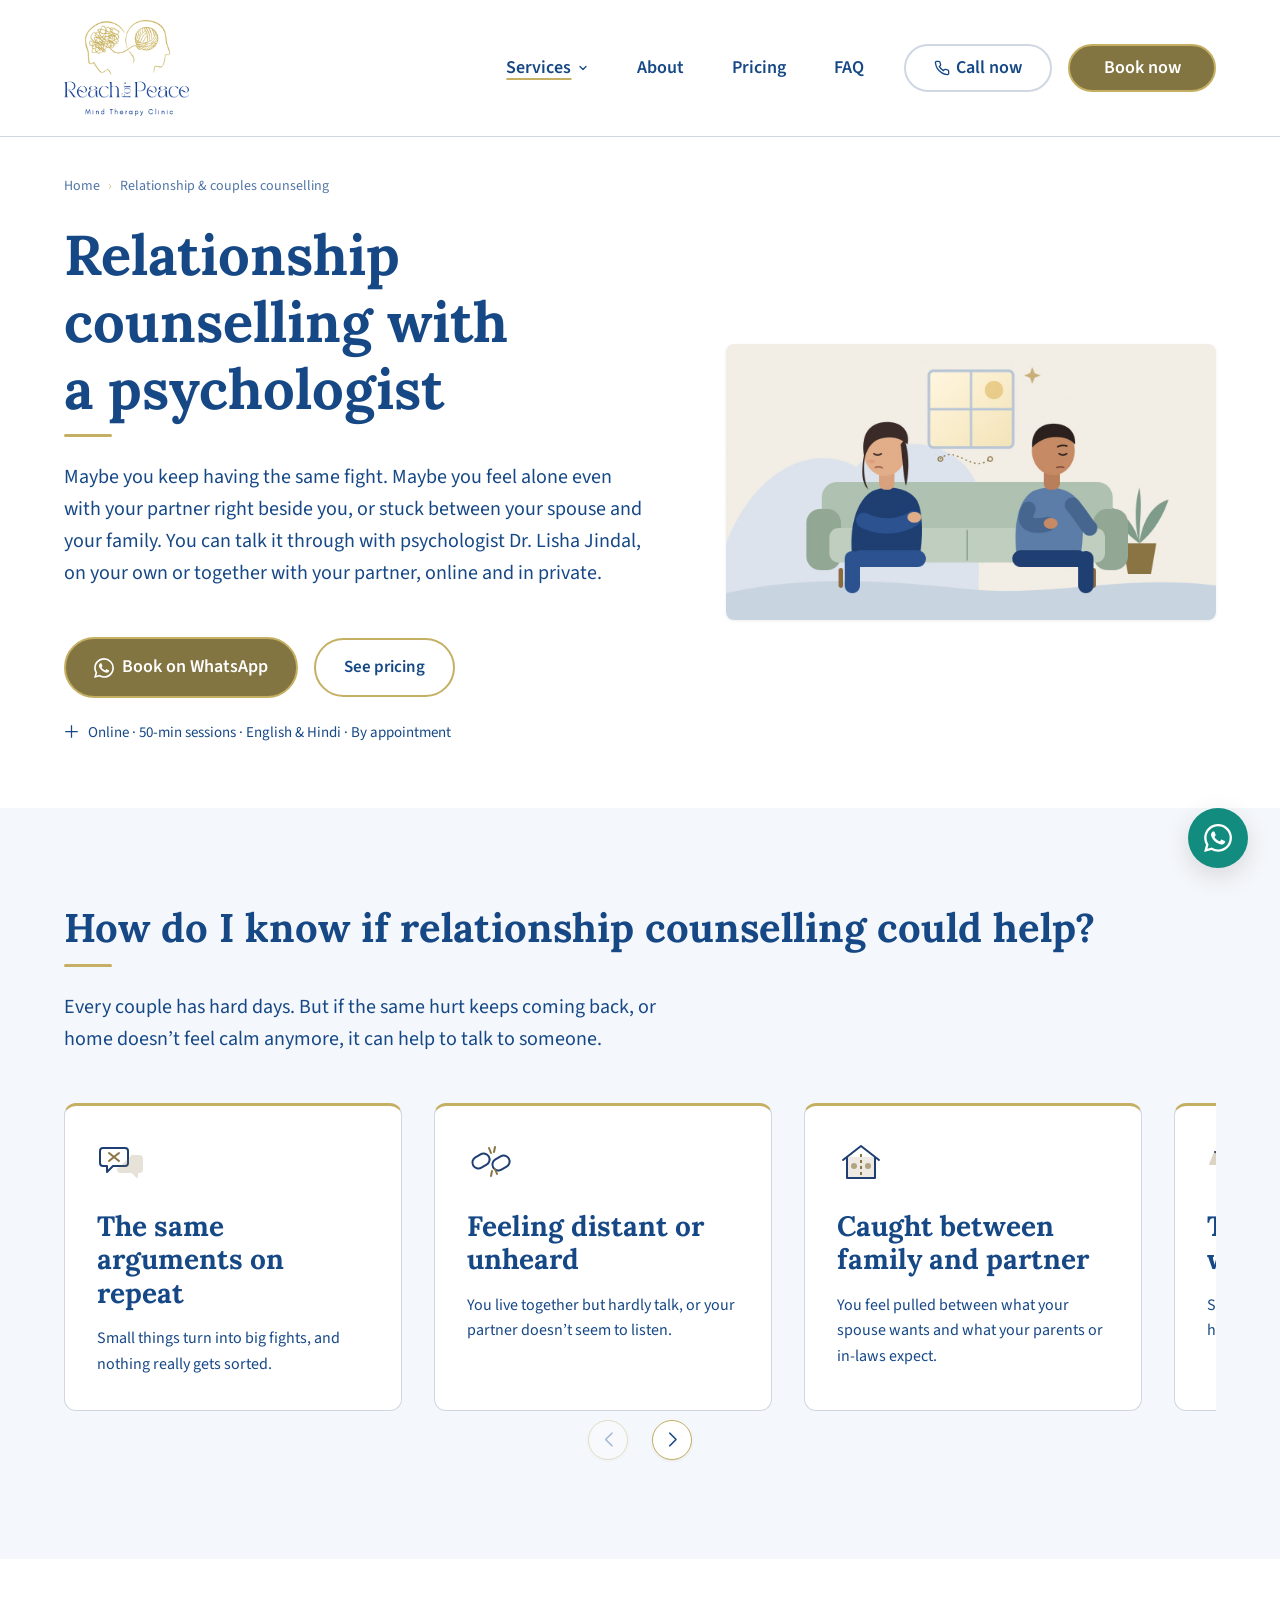
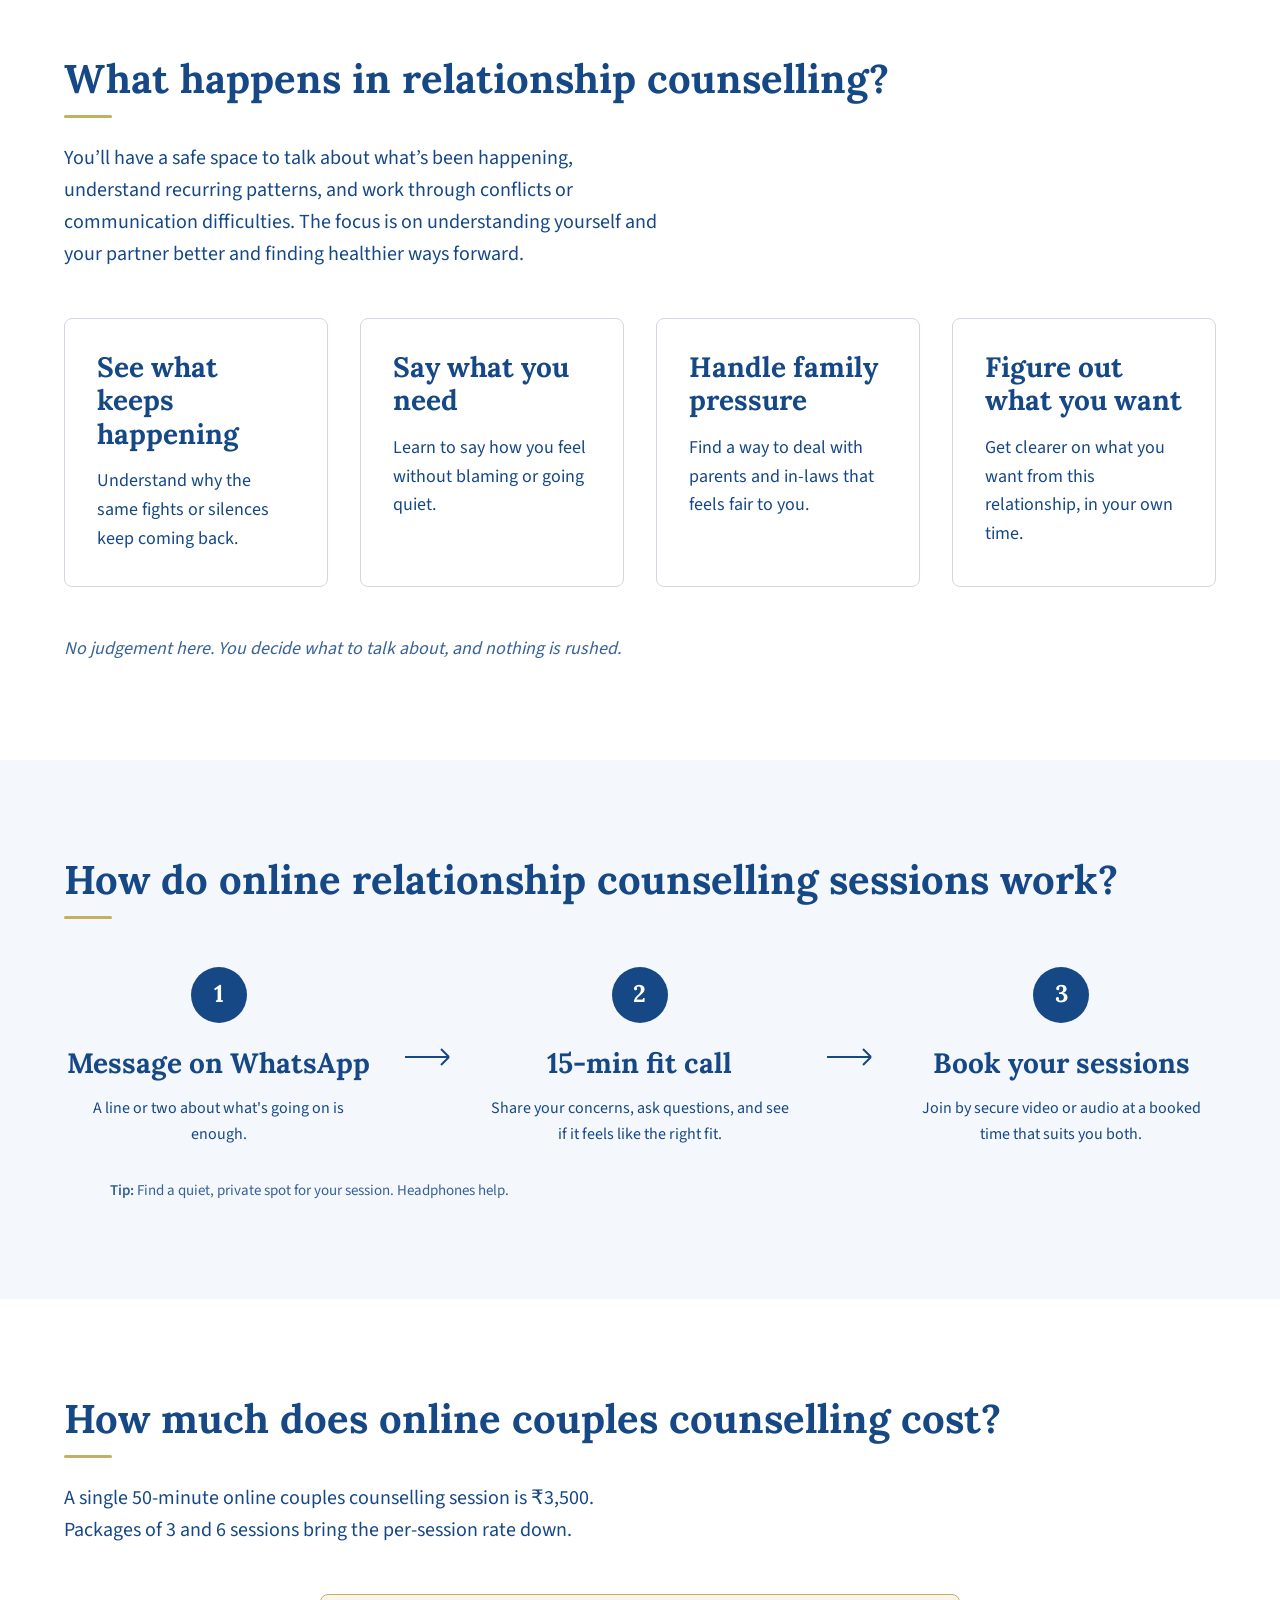
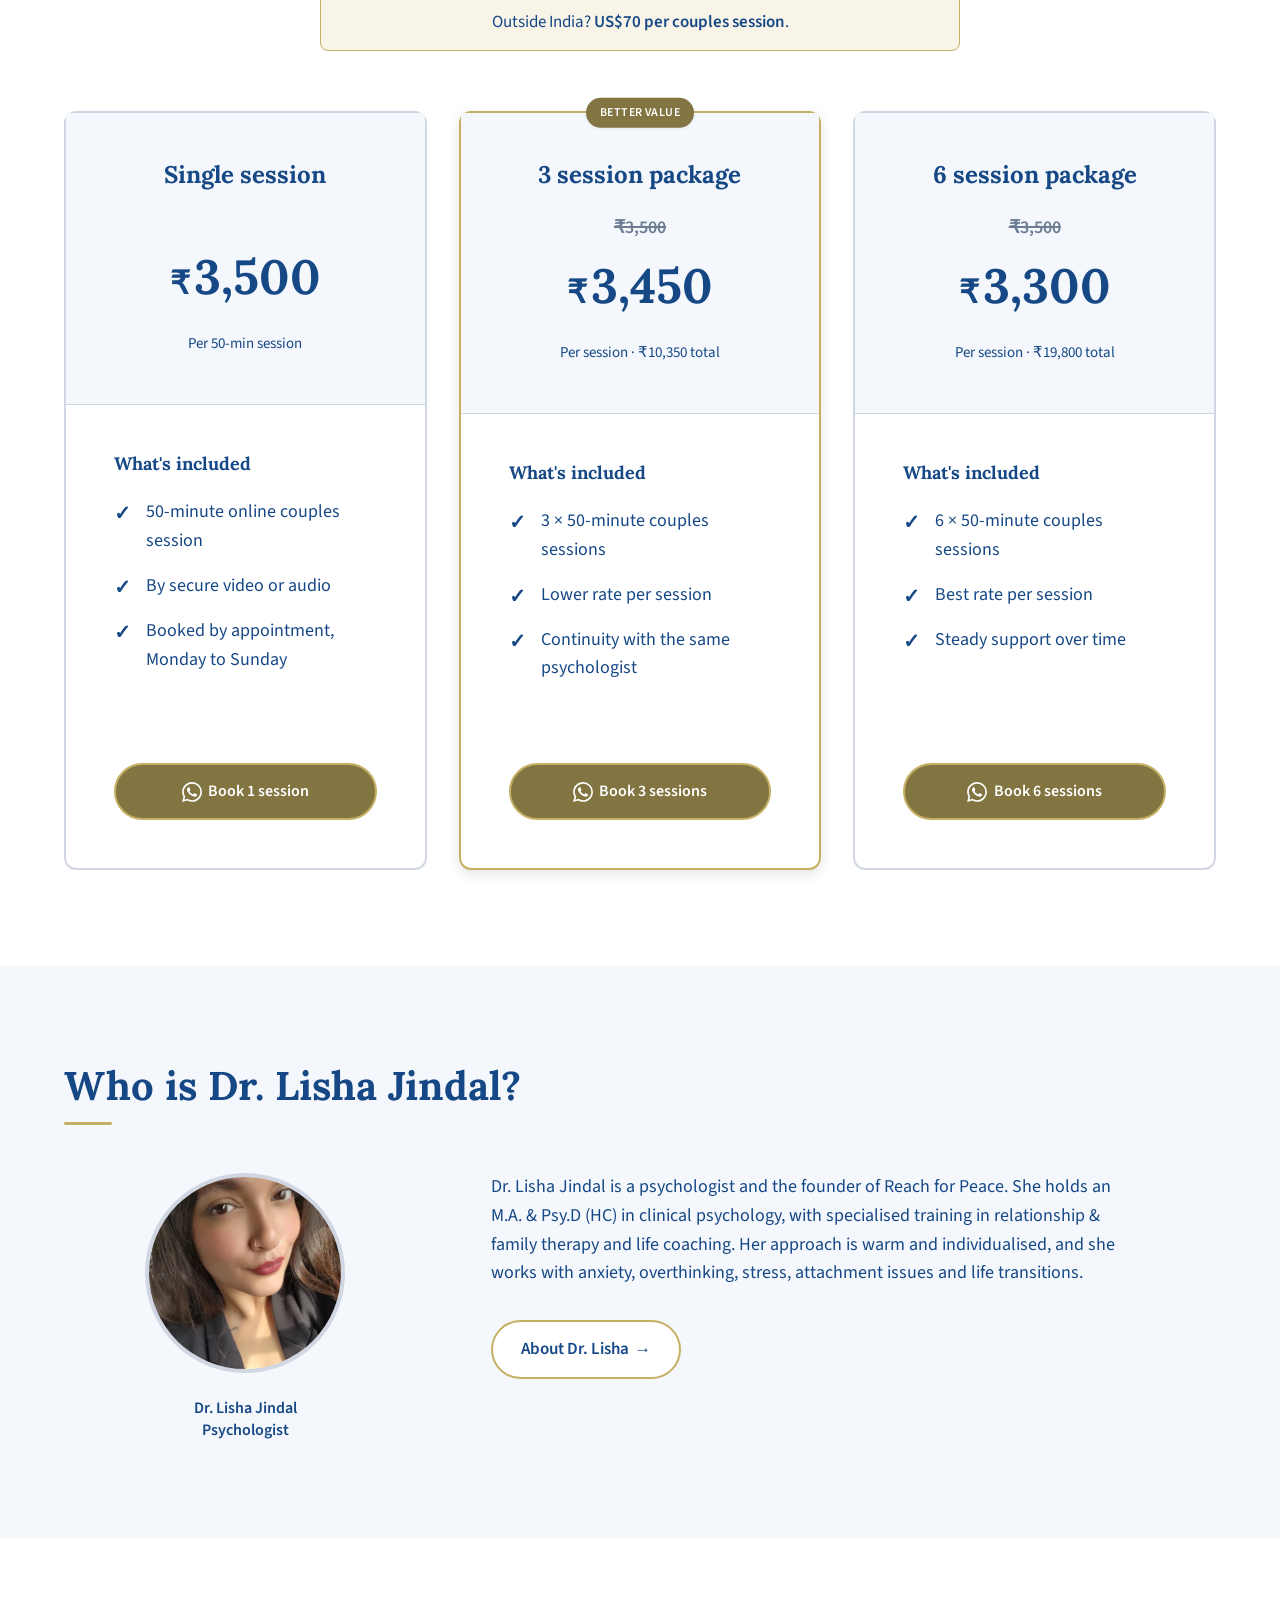
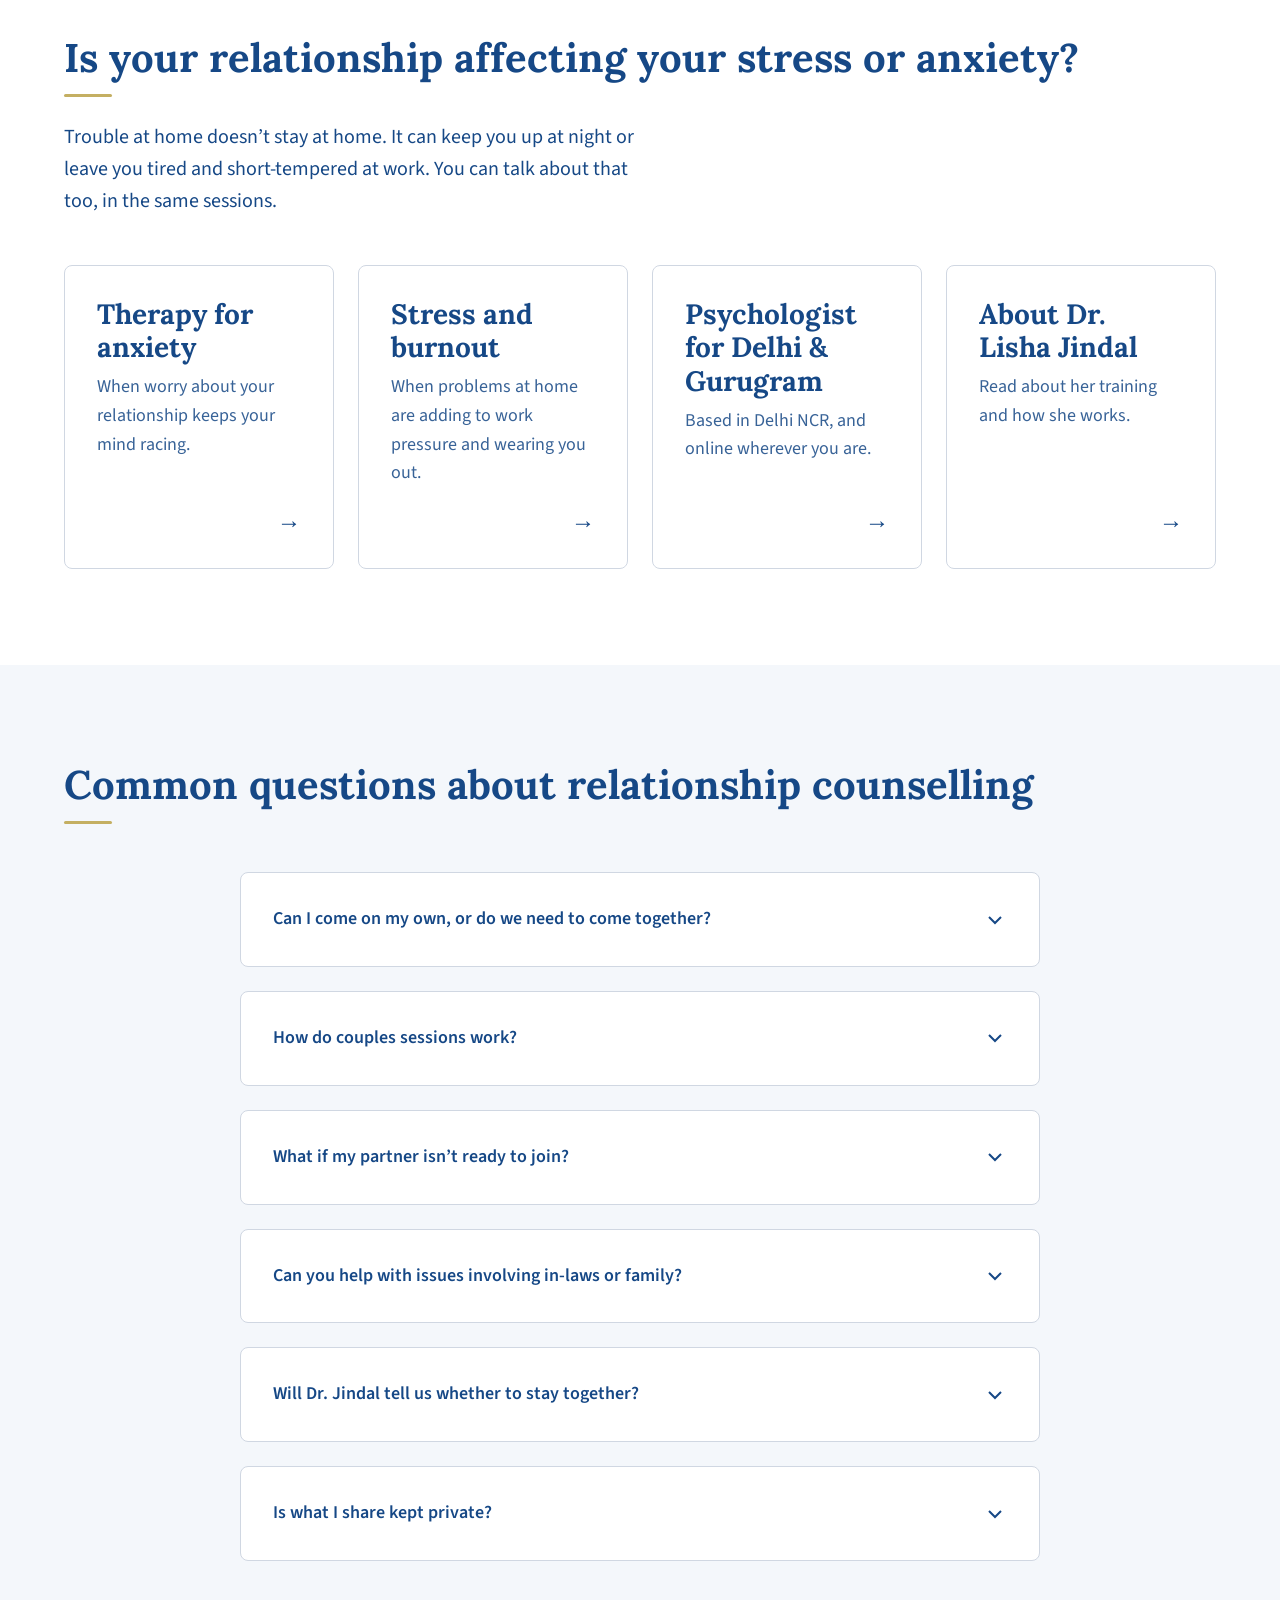
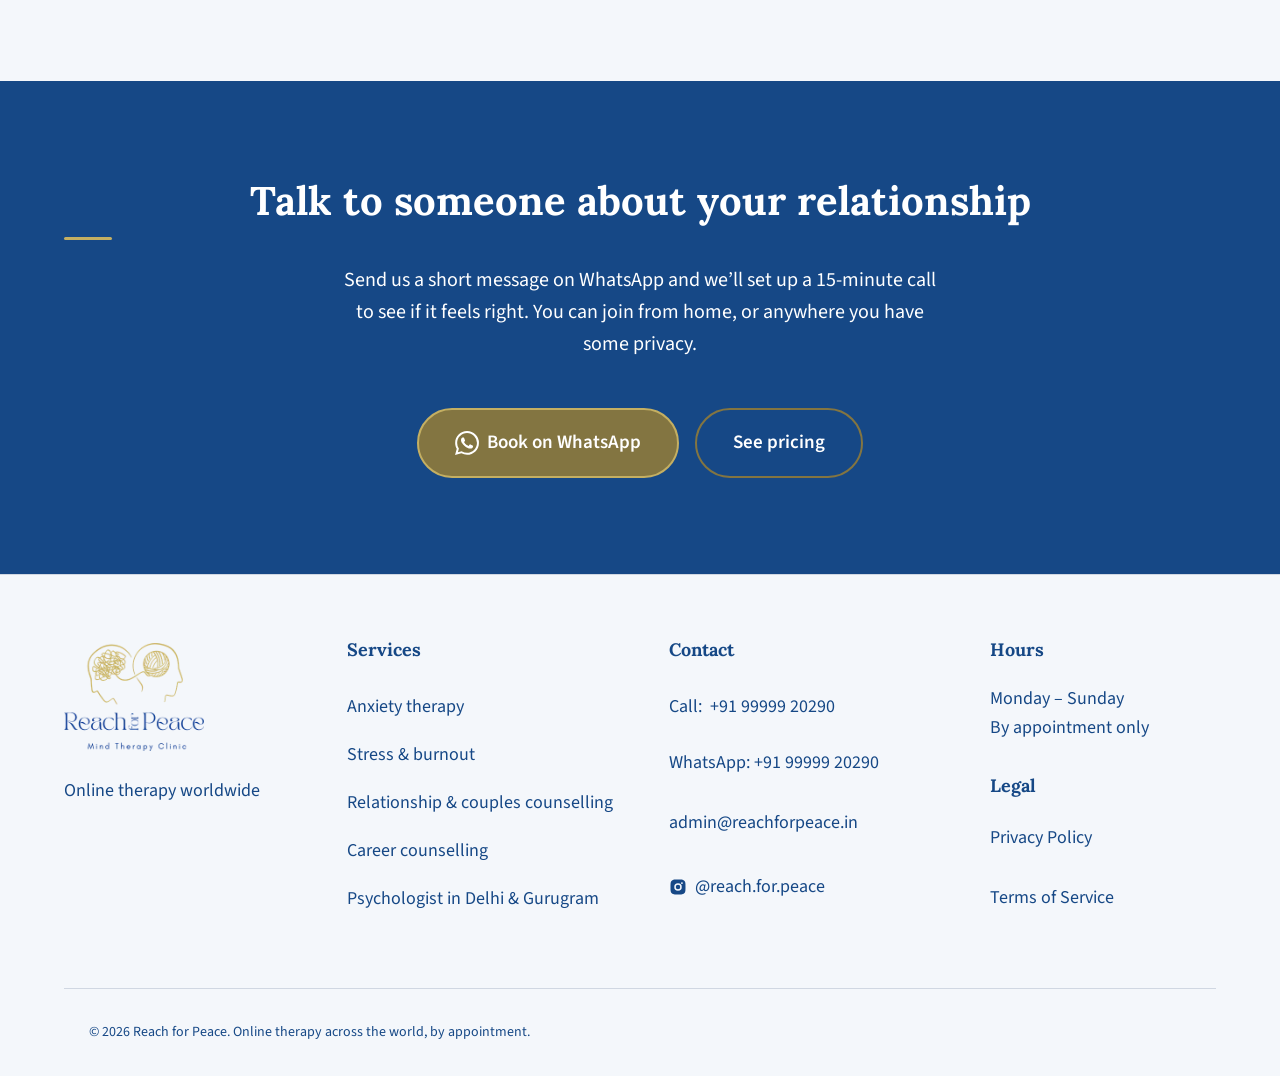
<file: relationship-counselling.html>
<!DOCTYPE html>
<html lang="en-IN">
<head>
    <meta charset="UTF-8">
    <meta name="viewport" content="width=device-width, initial-scale=1.0">
    
    <!-- STAGING ONLY: Remove at launch -->
    <meta name="robots" content="index, follow, max-image-preview:large">
    
    <title>Relationship &amp; Couples Counselling | Dr. Lisha Jindal</title>
    <meta name="description" content="Online relationship, couples and marriage counselling with psychologist Dr. Lisha Jindal. Help with conflict, distance and in-laws. Book on WhatsApp.">
    <meta name="author" content="Reach for Peace">
    <meta name="theme-color" content="#164886">
    <link rel="canonical" href="https://reachforpeace.in/relationship-counselling">
    <link rel="alternate" hreflang="en-IN" href="https://reachforpeace.in/relationship-counselling" />
    <link rel="alternate" hreflang="x-default" href="https://reachforpeace.in/relationship-counselling" />

    <!-- Open Graph -->
    <meta property="og:type" content="website">
    <meta property="og:locale" content="en_IN">
    <meta property="og:site_name" content="Reach for Peace">
    <meta property="og:title" content="Relationship &amp; Couples Counselling | Dr. Lisha Jindal">
    <meta property="og:description" content="Online relationship, couples and marriage counselling with psychologist Dr. Lisha Jindal. Help with conflict, distance and in-laws. Book on WhatsApp.">
    <meta property="og:url" content="https://reachforpeace.in/relationship-counselling">
    <meta property="og:image" content="https://reachforpeace.in/assets/og/og-relationship-counselling.jpg">
    <meta property="og:image:alt" content="Relationship and couples counselling with Reach for Peace">
    <meta property="og:image:width" content="1200">
    <meta property="og:image:height" content="630">

    <!-- Twitter -->
    <meta name="twitter:card" content="summary_large_image">
    <meta name="twitter:title" content="Relationship &amp; Couples Counselling | Dr. Lisha Jindal">
    <meta name="twitter:description" content="Online relationship, couples and marriage counselling with psychologist Dr. Lisha Jindal. Help with conflict, distance and in-laws. Book on WhatsApp.">
    <meta name="twitter:image" content="https://reachforpeace.in/assets/og/og-relationship-counselling.jpg">
    <meta name="twitter:image:alt" content="Relationship and couples counselling with Reach for Peace">

    <link rel="icon" href="/favicon.ico" sizes="16x16 32x32">
    <link rel="icon" type="image/png" sizes="48x48" href="/assets/favicon-48x48.png">
    <link rel="icon" type="image/png" sizes="96x96" href="/assets/favicon-96x96.png">
    <link rel="icon" type="image/png" sizes="192x192" href="/assets/icon-192.png">
    <link rel="icon" type="image/png" sizes="512x512" href="/assets/icon-512.png">
    <link rel="apple-touch-icon" sizes="180x180" href="/apple-touch-icon.png">
    <link rel="manifest" href="/site.webmanifest">
    <link rel="describedby" href="/llms.txt" title="llms.txt">

    <!-- Fonts -->
    <link rel="preload" href="/assets/fonts/lora-v37-latin-700.woff2" as="font" type="font/woff2" crossorigin>
    <link rel="preload" href="/assets/fonts/source-sans-3-v20-latin-regular.woff2" as="font" type="font/woff2" crossorigin>
    
    <!-- Styles -->
    <link rel="stylesheet" href="css/styles.css">
    <!-- Swiper 11 (help-card slider: mobile always, desktop only when 4+ cards) -->
    <link rel="stylesheet" href="css/vendor/swiper-bundle.min.css">
    
    <!-- JSON-LD Structured Data -->
    <script type="application/ld+json">
{
  "@context": "https://schema.org",
  "@graph": [
    {
      "@type": "WebPage",
      "@id": "https://reachforpeace.in/relationship-counselling#webpage",
      "url": "https://reachforpeace.in/relationship-counselling",
      "name": "Relationship & Couples Counselling | Dr. Lisha Jindal",
      "description": "Online relationship, couples and marriage counselling with psychologist Dr. Lisha Jindal. Help with conflict, distance and in-laws. Book on WhatsApp.",
      "isPartOf": {
        "@id": "https://reachforpeace.in/#website"
      },
      "about": {
        "@id": "https://reachforpeace.in/relationship-counselling#service"
      },
      "breadcrumb": {
        "@id": "https://reachforpeace.in/relationship-counselling#breadcrumb"
      },
      "primaryImageOfPage": {
        "@type": "ImageObject",
        "url": "https://reachforpeace.in/assets/og/og-relationship-counselling.jpg",
        "width": 1200,
        "height": 630
      },
      "inLanguage": "en-IN",
      "reviewedBy": {
        "@id": "https://reachforpeace.in/#founder"
      }
    },
    {
      "@type": "BreadcrumbList",
      "@id": "https://reachforpeace.in/relationship-counselling#breadcrumb",
      "itemListElement": [
        {
          "@type": "ListItem",
          "position": 1,
          "name": "Home",
          "item": "https://reachforpeace.in/"
        },
        {
          "@type": "ListItem",
          "position": 2,
          "name": "Relationship & couples counselling",
          "item": "https://reachforpeace.in/relationship-counselling"
        }
      ]
    },
    {
      "@type": "Service",
      "@id": "https://reachforpeace.in/relationship-counselling#service",
      "name": "Relationship and couples counselling",
      "serviceType": "Relationship counselling",
      "description": "Online relationship and couples counselling with psychologist Dr. Lisha Jindal, on your own or with your partner, in English and Hindi.",
      "provider": [
        {
          "@id": "https://reachforpeace.in/#organization"
        },
        {
          "@id": "https://reachforpeace.in/#founder"
        }
      ],
      "areaServed": [
        {
          "@type": "Country",
          "name": "India"
        },
        "Worldwide"
      ],
      "availableLanguage": [
        "en-IN",
        "hi-IN"
      ],
      "availableChannel": {
        "@type": "ServiceChannel",
        "serviceUrl": "https://reachforpeace.in/relationship-counselling",
        "availableLanguage": [
          "en-IN",
          "hi-IN"
        ]
      },
      "offers": [
        {
          "@type": "Offer",
          "name": "One 50-minute couples session",
          "price": "3500",
          "priceCurrency": "INR",
          "availability": "https://schema.org/InStock",
          "url": "https://reachforpeace.in/relationship-counselling#pricing"
        },
        {
          "@type": "Offer",
          "name": "3-session couples package",
          "price": "10350",
          "priceCurrency": "INR",
          "availability": "https://schema.org/InStock",
          "url": "https://reachforpeace.in/relationship-counselling#pricing"
        },
        {
          "@type": "Offer",
          "name": "6-session couples package",
          "price": "19800",
          "priceCurrency": "INR",
          "availability": "https://schema.org/InStock",
          "url": "https://reachforpeace.in/relationship-counselling#pricing"
        },
        {
          "@type": "Offer",
          "name": "One couples session, clients outside India",
          "price": "70",
          "priceCurrency": "USD",
          "availability": "https://schema.org/InStock",
          "url": "https://reachforpeace.in/relationship-counselling#pricing"
        }
      ]
    },
    {
      "@type": "FAQPage",
      "@id": "https://reachforpeace.in/relationship-counselling#faq",
      "mainEntity": [
        {
          "@type": "Question",
          "name": "Can I come on my own, or do we need to come together?",
          "acceptedAnswer": {
            "@type": "Answer",
            "text": "Either works. You can come on your own, or with your partner for a couples session. Both are online, by video or audio, in English or Hindi."
          }
        },
        {
          "@type": "Question",
          "name": "How do couples sessions work?",
          "acceptedAnswer": {
            "@type": "Answer",
            "text": "You and your partner join the same 50-minute session together. Dr. Jindal makes sure you both get a fair chance to speak, and she doesn’t take sides. If you’re not sure it’s right for you, ask on the 15-minute fit call."
          }
        },
        {
          "@type": "Question",
          "name": "What if my partner isn’t ready to join?",
          "acceptedAnswer": {
            "@type": "Answer",
            "text": "That’s okay, and it happens often. You can start on your own and work on what’s in your hands. If your partner wants to join later, you can book couples sessions then."
          }
        },
        {
          "@type": "Question",
          "name": "Can you help with issues involving in-laws or family?",
          "acceptedAnswer": {
            "@type": "Answer",
            "text": "Yes, this comes up a lot. Many people feel stuck between their partner and their family, especially after marriage. Talking it through can help you find a way that feels right."
          }
        },
        {
          "@type": "Question",
          "name": "Will Dr. Jindal tell us whether to stay together?",
          "acceptedAnswer": {
            "@type": "Answer",
            "text": "No. That decision is always yours. She helps you understand what you’re feeling, so any choice you make comes from a clearer place."
          }
        },
        {
          "@type": "Question",
          "name": "Is what I share kept private?",
          "acceptedAnswer": {
            "@type": "Answer",
            "text": "Yes. What you say in your sessions isn’t shared with anyone outside them. Our privacy policy explains the few limits to this."
          }
        }
      ]
    }
  ]
}
    </script>

    <!-- Microsoft Clarity -->
    <script type="text/javascript">
        (function(c,l,a,r,i,t,y){
            c[a]=c[a]||function(){(c[a].q=c[a].q||[]).push(arguments)};
            t=l.createElement(r);t.async=1;t.src="https://www.clarity.ms/tag/"+i;
            y=l.getElementsByTagName(r)[0];y.parentNode.insertBefore(t,y);
        })(window, document, "clarity", "script", "yhasz21bfp");
    </script>
</head>
<body>
    <!-- Skip Link for Accessibility -->
    <a href="#main-content" class="skip-link">Skip to main content</a>
    
    <!-- Header -->
    <header class="site-header" role="banner">
        <div class="container">
            <div class="header-content">
                <a href="/" class="wordmark" aria-label="Reach for Peace — Mind Therapy Clinic">
                    <picture>
                        <source type="image/webp" srcset="assets/logo-nav.webp">
                        <img src="assets/logo-nav.png" alt="Reach for Peace Mind Therapy Clinic" class="site-logo site-logo--nav" width="270" height="208" decoding="async" fetchpriority="high">
                    </picture>
                </a>
                <button class="mobile-menu-toggle" aria-label="Toggle navigation menu" aria-expanded="false">
                    <span class="hamburger"></span>
                </button>
                <nav class="main-nav" role="navigation" aria-label="Main navigation">
                    <ul>
                        <li class="nav-dropdown is-current">
                            <button type="button" class="nav-dropdown-toggle" aria-expanded="false" aria-controls="nav-services-menu">Services<svg class="nav-dropdown-caret" width="12" height="12" viewBox="0 0 24 24" fill="none" stroke="currentColor" stroke-width="2.5" stroke-linecap="round" stroke-linejoin="round" aria-hidden="true" focusable="false"><polyline points="6 9 12 15 18 9"/></svg></button>
                            <ul class="nav-dropdown-menu" id="nav-services-menu">
                                <li><a href="/therapy-for-anxiety">Anxiety therapy</a></li>
                                <li><a href="/stress-and-burnout-counselling">Stress &amp; burnout</a></li>
                                <li><a href="/relationship-counselling" aria-current="page">Relationship &amp; couples counselling</a></li>
                                <li><a href="/career-counselling">Career counselling</a></li>
                            </ul>
                        </li>
                        <li><a href="/about">About</a></li>
                        <li><a href="#pricing">Pricing</a></li>
                        <li><a href="#faq">FAQ</a></li>
                        <li class="nav-actions">
                            <a href="tel:+919999920290" class="nav-call" id="nav-call" aria-label="Call Reach for Peace now">
                                <svg class="nav-call-icon" width="16" height="16" viewBox="0 0 24 24" fill="none" stroke="currentColor" stroke-width="2" aria-hidden="true"><path d="M22 16.92v3a2 2 0 0 1-2.18 2 19.79 19.79 0 0 1-8.63-3.07 19.5 19.5 0 0 1-6-6 19.79 19.79 0 0 1-3.07-8.67A2 2 0 0 1 4.11 2h3a2 2 0 0 1 2 1.72c.127.96.361 1.903.7 2.81a2 2 0 0 1-.45 2.11L8.09 9.91a16 16 0 0 0 6 6l1.27-1.27a2 2 0 0 1 2.11-.45c.907.339 1.85.573 2.81.7A2 2 0 0 1 22 16.92z"/></svg>
                                <span class="nav-call-label">Call now</span>
                            </a>
                            <a href="https://wa.me/919999920290?text=Hi%2C%20I%27d%20like%20to%20know%20about%20relationship%20counselling%20sessions%20with%20Dr.%20Lisha%20Jindal." class="nav-cta" data-clarity-event="book_whatsapp_cta" data-clarity-location="nav">Book now</a>
                        </li>
                    </ul>
                </nav>
            </div>
        </div>
    </header>
    
    <!-- Main Content -->
    <main id="main-content">
        <!-- Hero Section (Option A: split hero, copy left / image right) -->
        <section class="hero hero--service" aria-labelledby="hero-heading">
            <div class="container">
                <nav class="breadcrumb" aria-label="Breadcrumb">
                    <ol>
                        <li><a href="/">Home</a></li>
                        <li aria-current="page">Relationship &amp; couples counselling</li>
                    </ol>
                </nav>
                <div class="hero-split">
                    <div class="hero-content">
                        <h1 id="hero-heading">Relationship counselling with a psychologist</h1>
                        <p class="hero-subcopy">Maybe you keep having the same fight. Maybe you feel alone even with your partner right beside you, or stuck between your spouse and your family. You can talk it through with psychologist Dr. Lisha Jindal, on your own or together with your partner, online and in private.</p>
                        
                        <div class="hero-cta-group">
                            <a href="https://wa.me/919999920290?text=Hi%2C%20I%27d%20like%20to%20know%20about%20relationship%20counselling%20sessions%20with%20Dr.%20Lisha%20Jindal." class="btn btn-primary btn-whatsapp" id="hero-book-whatsapp" data-clarity-event="book_whatsapp_cta" data-clarity-location="relationship_hero" aria-label="Book on WhatsApp">
                                <svg class="whatsapp-icon" width="20" height="20" viewBox="0 0 24 24" fill="currentColor" aria-hidden="true">
                                    <path d="M17.472 14.382c-.297-.149-1.758-.867-2.03-.967-.273-.099-.471-.148-.67.15-.197.297-.767.966-.94 1.164-.173.199-.347.223-.644.075-.297-.15-1.255-.463-2.39-1.475-.883-.788-1.48-1.761-1.653-2.059-.173-.297-.018-.458.13-.606.134-.133.298-.347.446-.52.149-.174.198-.298.298-.497.099-.198.05-.371-.025-.52-.075-.149-.669-1.612-.916-2.207-.242-.579-.487-.5-.669-.51-.173-.008-.371-.01-.57-.01-.198 0-.52.074-.792.372-.272.297-1.04 1.016-1.04 2.479 0 1.462 1.065 2.875 1.213 3.074.149.198 2.096 3.2 5.077 4.487.709.306 1.262.489 1.694.625.712.227 1.36.195 1.871.118.571-.085 1.758-.719 2.006-1.413.248-.694.248-1.289.173-1.413-.074-.124-.272-.198-.57-.347m-5.421 7.403h-.004a9.87 9.87 0 01-5.031-1.378l-.361-.214-3.741.982.998-3.648-.235-.374a9.86 9.86 0 01-1.51-5.26c.001-5.45 4.436-9.884 9.888-9.884 2.64 0 5.122 1.03 6.988 2.898a9.825 9.825 0 012.893 6.994c-.003 5.45-4.437 9.884-9.885 9.884m8.413-18.297A11.815 11.815 0 0012.05 0C5.495 0 .16 5.335.157 11.892c0 2.096.547 4.142 1.588 5.945L.057 24l6.305-1.654a11.882 11.882 0 005.683 1.448h.005c6.554 0 11.89-5.335 11.893-11.893a11.821 11.821 0 00-3.48-8.413Z"/>
                                </svg>
                                Book on WhatsApp
                            </a>
                            <a href="#pricing" class="btn btn-secondary" aria-label="See pricing">See pricing</a>
                        </div>

                        <p class="hero-availability">
                            <svg width="16" height="16" viewBox="0 0 24 24" fill="none" stroke="currentColor" stroke-width="2" aria-hidden="true"><path d="M12 2v20M2 12h20"/></svg>
                            Online · 50-min sessions · English &amp; Hindi · By appointment
                        </p>
                    </div>
                    
                    <div class="hero-image hero-image--illustration">
                        <img
                            src="assets/illustrations/relationship-hero-flat.jpg"
                            alt="Flat illustration of a man and a woman sitting apart on a sofa, looking away from each other, with a plant and a softly lit window behind them"
                            width="1280"
                            height="720"
                            loading="eager"
                            decoding="async">
                    </div>
                </div>
            </div>
        </section>
        
        <!-- Who It Helps -->
        <section class="who-we-help" aria-labelledby="who-heading">
            <div class="container">
                <h2 id="who-heading">How do I know if relationship counselling could help?</h2>
                <p class="section-intro">Every couple has hard days. But if the same hurt keeps coming back, or home doesn&rsquo;t feel calm anymore, it can help to talk to someone.</p>
                
                <div class="help-grid swiper" id="help-grid-swiper" data-help-swiper>
                    <div class="swiper-wrapper">
                    <div class="help-card swiper-slide">
                        <div class="help-icon help-icon--pulse" aria-hidden="true">
                            <svg width="48" height="48" viewBox="0 0 48 48" fill="none" xmlns="http://www.w3.org/2000/svg">
                                <!-- Two speech bubbles, one crossed -->
                                <path d="M6 10H28A3 3 0 0 1 31 13V25A3 3 0 0 1 28 28H16L10 34V28H6A3 3 0 0 1 3 25V13A3 3 0 0 1 6 10Z" stroke="#1F3F73" stroke-width="2" stroke-linejoin="round"/>
                                <path d="M34 18H42A3 3 0 0 1 45 21V31A3 3 0 0 1 42 34H40V39L35 34H24A3 3 0 0 1 21 31V30" fill="#8A7443" opacity="0.2" stroke="#8A7443" stroke-width="2" stroke-linejoin="round"/>
                                <path d="M12 15L22 23M22 15L12 23" stroke="#8A7443" stroke-width="2" stroke-linecap="round"/>
                            </svg>
                        </div>
                        <h3>The same arguments on repeat</h3>
                        <p>Small things turn into big fights, and nothing really gets sorted.</p>
                    </div>

                    <div class="help-card swiper-slide">
                        <div class="help-icon help-icon--pulse" aria-hidden="true">
                            <svg width="48" height="48" viewBox="0 0 48 48" fill="none" xmlns="http://www.w3.org/2000/svg">
                                <!-- Broken chain link -->
                                <rect x="5" y="17" width="18" height="12" rx="6" transform="rotate(-30 14 23)" stroke="#1F3F73" stroke-width="2"/>
                                <rect x="25" y="19" width="18" height="12" rx="6" transform="rotate(-30 34 25)" stroke="#1F3F73" stroke-width="2"/>
                                <path d="M22 10L24 15M28 9L27 14M30 36L28 31M24 38L25 33" stroke="#8A7443" stroke-width="2" stroke-linecap="round"/>
                            </svg>
                        </div>
                        <h3>Feeling distant or unheard</h3>
                        <p>You live together but hardly talk, or your partner doesn&rsquo;t seem to listen.</p>
                    </div>

                    <div class="help-card swiper-slide">
                        <div class="help-icon help-icon--pulse" aria-hidden="true">
                            <svg width="48" height="48" viewBox="0 0 48 48" fill="none" xmlns="http://www.w3.org/2000/svg">
                                <!-- House with two sides -->
                                <path d="M6 22L24 8L42 22" stroke="#1F3F73" stroke-width="2" stroke-linecap="round" stroke-linejoin="round"/>
                                <path d="M10 19V40H38V19" fill="#8A7443" opacity="0.15"/>
                                <path d="M10 19V40H38V19" stroke="#1F3F73" stroke-width="2" stroke-linejoin="round"/>
                                <path d="M24 16V40" stroke="#8A7443" stroke-width="2" stroke-dasharray="3 3"/>
                                <circle cx="17" cy="28" r="3" fill="#8A7443" opacity="0.6"/><circle cx="31" cy="28" r="3" fill="#8A7443" opacity="0.6"/>
                            </svg>
                        </div>
                        <h3>Caught between family and partner</h3>
                        <p>You feel pulled between what your spouse wants and what your parents or in-laws expect.</p>
                    </div>

                    <div class="help-card swiper-slide">
                        <div class="help-icon help-icon--pulse" aria-hidden="true">
                            <svg width="48" height="48" viewBox="0 0 48 48" fill="none" xmlns="http://www.w3.org/2000/svg">
                                <!-- Scales out of balance -->
                                <path d="M24 8V40M16 40H32" stroke="#1F3F73" stroke-width="2" stroke-linecap="round"/>
                                <path d="M8 14L40 22" stroke="#1F3F73" stroke-width="2" stroke-linecap="round"/>
                                <path d="M8 14L3 26H13Z" fill="#8A7443" opacity="0.3" stroke="#8A7443" stroke-width="1.75" stroke-linejoin="round"/>
                                <path d="M40 22L35 34H45Z" fill="#8A7443" opacity="0.3" stroke="#8A7443" stroke-width="1.75" stroke-linejoin="round"/>
                                <circle cx="24" cy="8" r="2.5" fill="#8A7443"/>
                            </svg>
                        </div>
                        <h3>Trust and hurt that won&rsquo;t settle</h3>
                        <p>Something broke the trust, and it still hurts long after.</p>
                    </div>
                    </div>
                    <button type="button" class="swiper-button-prev" aria-label="Previous sign"></button>
                    <button type="button" class="swiper-button-next" aria-label="Next sign"></button>
                </div>
            </div>
        </section>
        
        <!-- What Therapy Involves -->
        <section class="approach" aria-labelledby="approach-heading">
            <div class="container">
                <h2 id="approach-heading">What happens in relationship counselling?</h2>
                <p class="section-intro">You&rsquo;ll have a safe space to talk about what&rsquo;s been happening, understand recurring patterns, and work through conflicts or communication difficulties. The focus is on understanding yourself and your partner better and finding healthier ways forward.</p>
                
                <div class="approach-grid card-swiper swiper" data-card-swiper data-swiper-label="therapy step">
                    <div class="swiper-wrapper">
                    <div class="approach-card swiper-slide">
                        <h3>See what keeps happening</h3>
                        <p>Understand why the same fights or silences keep coming back.</p>
                    </div>

                    <div class="approach-card swiper-slide">
                        <h3>Say what you need</h3>
                        <p>Learn to say how you feel without blaming or going quiet.</p>
                    </div>

                    <div class="approach-card swiper-slide">
                        <h3>Handle family pressure</h3>
                        <p>Find a way to deal with parents and in-laws that feels fair to you.</p>
                    </div>

                    <div class="approach-card swiper-slide">
                        <h3>Figure out what you want</h3>
                        <p>Get clearer on what you want from this relationship, in your own time.</p>
                    </div>
                    </div>
                    <button type="button" class="swiper-button-prev" aria-label="Previous therapy step"></button>
                    <button type="button" class="swiper-button-next" aria-label="Next therapy step"></button>
                </div>
                
                <p class="approach-note">No judgement here. You decide what to talk about, and nothing is rushed.</p>
            </div>
        </section>
        
        <!-- How It Works -->
        <section class="how-it-works" aria-labelledby="how-heading">
            <div class="container">
                <h2 id="how-heading">How do online relationship counselling sessions work?</h2>
                
                <div class="steps-grid">
                    <div class="step">
                        <div class="step-number" aria-hidden="true">1</div>
                        <h3>Message on WhatsApp</h3>
                        <p>A line or two about what's going on is enough.</p>
                    </div>
                    
                    <svg class="step-arrow" width="48" height="24" viewBox="0 0 48 24" fill="none" aria-hidden="true">
                        <path d="M0 12h44m0 0l-8-8m8 8l-8 8" stroke="currentColor" stroke-width="2"/>
                    </svg>
                    
                    <div class="step">
                        <div class="step-number" aria-hidden="true">2</div>
                        <h3>15-min fit call</h3>
                        <p>Share your concerns, ask questions, and see if it feels like the right fit.</p>
                    </div>
                    
                    <svg class="step-arrow" width="48" height="24" viewBox="0 0 48 24" fill="none" aria-hidden="true">
                        <path d="M0 12h44m0 0l-8-8m8 8l-8 8" stroke="currentColor" stroke-width="2"/>
                    </svg>
                    
                    <div class="step">
                        <div class="step-number" aria-hidden="true">3</div>
                        <h3>Book your sessions</h3>
                        <p>Join by secure video or audio at a booked time that suits you both.</p>
                    </div>
                </div>
                
                <p class="steps-tip"><strong>Tip:</strong> Find a quiet, private spot for your session. Headphones help.</p>
            </div>
        </section>
        
        <!-- Pricing -->
        <section class="pricing section--white-bg" id="pricing" aria-labelledby="pricing-heading">
            <div class="container">
                <h2 id="pricing-heading">How much does online couples counselling cost?</h2>
                <p class="section-intro">A single 50-minute online couples counselling session is ₹3,500. Packages of 3 and 6 sessions bring the per-session rate down.</p>
                
                <p class="pricing-student-note" style="text-align: center; margin-top: 0.5rem; margin-bottom: 2rem;">Outside India? <strong>US$70 per couples session</strong>.</p>

                <div class="pricing-grid">
                    <article class="pricing-card">
                        <div class="pricing-header">
                            <h3>Single session</h3>
                            <div class="price-amount">
                                <span class="price-currency">₹</span>
                                <span class="price-value">3,500</span>
                            </div>
                            <p class="pricing-note">Per 50-min session</p>
                        </div>
                        <div class="pricing-includes">
                            <h4>What's included</h4>
                            <ul>
                                <li>50-minute online couples session</li>
                                <li>By secure video or audio</li>
                                <li>Booked by appointment, Monday to Sunday</li>
                            </ul>
                        </div>
                        <a href="https://wa.me/919999920290?text=Hi%2C%20I%20would%20like%20to%20book%201%20couples%20counselling%20session%20%28%E2%82%B93%2C500%29%20with%20Reach%20for%20Peace." class="btn btn-primary btn-whatsapp" data-whatsapp-package="couples-one" data-clarity-event="book_whatsapp_cta" data-clarity-location="relationship_pricing" aria-label="Book one couples session on WhatsApp">
                            <svg class="whatsapp-icon" width="20" height="20" viewBox="0 0 24 24" fill="currentColor" aria-hidden="true">
                                    <path d="M17.472 14.382c-.297-.149-1.758-.867-2.03-.967-.273-.099-.471-.148-.67.15-.197.297-.767.966-.94 1.164-.173.199-.347.223-.644.075-.297-.15-1.255-.463-2.39-1.475-.883-.788-1.48-1.761-1.653-2.059-.173-.297-.018-.458.13-.606.134-.133.298-.347.446-.52.149-.174.198-.298.298-.497.099-.198.05-.371-.025-.52-.075-.149-.669-1.612-.916-2.207-.242-.579-.487-.5-.669-.51-.173-.008-.371-.01-.57-.01-.198 0-.52.074-.792.372-.272.297-1.04 1.016-1.04 2.479 0 1.462 1.065 2.875 1.213 3.074.149.198 2.096 3.2 5.077 4.487.709.306 1.262.489 1.694.625.712.227 1.36.195 1.871.118.571-.085 1.758-.719 2.006-1.413.248-.694.248-1.289.173-1.413-.074-.124-.272-.198-.57-.347m-5.421 7.403h-.004a9.87 9.87 0 01-5.031-1.378l-.361-.214-3.741.982.998-3.648-.235-.374a9.86 9.86 0 01-1.51-5.26c.001-5.45 4.436-9.884 9.888-9.884 2.64 0 5.122 1.03 6.988 2.898a9.825 9.825 0 012.893 6.994c-.003 5.45-4.437 9.884-9.885 9.884m8.413-18.297A11.815 11.815 0 0012.05 0C5.495 0 .16 5.335.157 11.892c0 2.096.547 4.142 1.588 5.945L.057 24l6.305-1.654a11.882 11.882 0 005.683 1.448h.005c6.554 0 11.89-5.335 11.893-11.893a11.821 11.821 0 00-3.48-8.413Z"/>
                                </svg>
                            Book 1 session
                        </a>
                    </article>

                    <article class="pricing-card pricing-card--featured">
                        <p class="pricing-badge">Better value</p>
                        <div class="pricing-header">
                            <h3>3 session package</h3>
                            <div class="price-amount price-amount--sale">
                                <span class="price-was" aria-label="Usual single-session rate">₹3,500</span>
                                <span class="price-now">
                                    <span class="price-currency">₹</span>
                                    <span class="price-value">3,450</span>
                                </span>
                            </div>
                            <p class="pricing-note">Per session · ₹10,350 total</p>
                        </div>
                        <div class="pricing-includes">
                            <h4>What's included</h4>
                            <ul>
                                <li>3 × 50-minute couples sessions</li>
                                <li>Lower rate per session</li>
                                <li>Continuity with the same psychologist</li>
                            </ul>
                        </div>
                        <a href="https://wa.me/919999920290?text=Hi%2C%20I%20would%20like%20to%20book%20the%203-session%20couples%20counselling%20package%20%28%E2%82%B93%2C450%2Fsession%29%20with%20Reach%20for%20Peace." class="btn btn-primary btn-whatsapp" data-whatsapp-package="couples-three" data-clarity-event="book_whatsapp_cta" data-clarity-location="relationship_pricing" aria-label="Book the 3-session couples package on WhatsApp">
                            <svg class="whatsapp-icon" width="20" height="20" viewBox="0 0 24 24" fill="currentColor" aria-hidden="true">
                                    <path d="M17.472 14.382c-.297-.149-1.758-.867-2.03-.967-.273-.099-.471-.148-.67.15-.197.297-.767.966-.94 1.164-.173.199-.347.223-.644.075-.297-.15-1.255-.463-2.39-1.475-.883-.788-1.48-1.761-1.653-2.059-.173-.297-.018-.458.13-.606.134-.133.298-.347.446-.52.149-.174.198-.298.298-.497.099-.198.05-.371-.025-.52-.075-.149-.669-1.612-.916-2.207-.242-.579-.487-.5-.669-.51-.173-.008-.371-.01-.57-.01-.198 0-.52.074-.792.372-.272.297-1.04 1.016-1.04 2.479 0 1.462 1.065 2.875 1.213 3.074.149.198 2.096 3.2 5.077 4.487.709.306 1.262.489 1.694.625.712.227 1.36.195 1.871.118.571-.085 1.758-.719 2.006-1.413.248-.694.248-1.289.173-1.413-.074-.124-.272-.198-.57-.347m-5.421 7.403h-.004a9.87 9.87 0 01-5.031-1.378l-.361-.214-3.741.982.998-3.648-.235-.374a9.86 9.86 0 01-1.51-5.26c.001-5.45 4.436-9.884 9.888-9.884 2.64 0 5.122 1.03 6.988 2.898a9.825 9.825 0 012.893 6.994c-.003 5.45-4.437 9.884-9.885 9.884m8.413-18.297A11.815 11.815 0 0012.05 0C5.495 0 .16 5.335.157 11.892c0 2.096.547 4.142 1.588 5.945L.057 24l6.305-1.654a11.882 11.882 0 005.683 1.448h.005c6.554 0 11.89-5.335 11.893-11.893a11.821 11.821 0 00-3.48-8.413Z"/>
                                </svg>
                            Book 3 sessions
                        </a>
                    </article>

                    <article class="pricing-card">
                        <div class="pricing-header">
                            <h3>6 session package</h3>
                            <div class="price-amount price-amount--sale">
                                <span class="price-was" aria-label="Usual single-session rate">₹3,500</span>
                                <span class="price-now">
                                    <span class="price-currency">₹</span>
                                    <span class="price-value">3,300</span>
                                </span>
                            </div>
                            <p class="pricing-note">Per session · ₹19,800 total</p>
                        </div>
                        <div class="pricing-includes">
                            <h4>What's included</h4>
                            <ul>
                                <li>6 × 50-minute couples sessions</li>
                                <li>Best rate per session</li>
                                <li>Steady support over time</li>
                            </ul>
                        </div>
                        <a href="https://wa.me/919999920290?text=Hi%2C%20I%20would%20like%20to%20book%20the%206-session%20couples%20counselling%20package%20%28%E2%82%B93%2C300%2Fsession%29%20with%20Reach%20for%20Peace." class="btn btn-primary btn-whatsapp" data-whatsapp-package="couples-six" data-clarity-event="book_whatsapp_cta" data-clarity-location="relationship_pricing" aria-label="Book the 6-session couples package on WhatsApp">
                            <svg class="whatsapp-icon" width="20" height="20" viewBox="0 0 24 24" fill="currentColor" aria-hidden="true">
                                    <path d="M17.472 14.382c-.297-.149-1.758-.867-2.03-.967-.273-.099-.471-.148-.67.15-.197.297-.767.966-.94 1.164-.173.199-.347.223-.644.075-.297-.15-1.255-.463-2.39-1.475-.883-.788-1.48-1.761-1.653-2.059-.173-.297-.018-.458.13-.606.134-.133.298-.347.446-.52.149-.174.198-.298.298-.497.099-.198.05-.371-.025-.52-.075-.149-.669-1.612-.916-2.207-.242-.579-.487-.5-.669-.51-.173-.008-.371-.01-.57-.01-.198 0-.52.074-.792.372-.272.297-1.04 1.016-1.04 2.479 0 1.462 1.065 2.875 1.213 3.074.149.198 2.096 3.2 5.077 4.487.709.306 1.262.489 1.694.625.712.227 1.36.195 1.871.118.571-.085 1.758-.719 2.006-1.413.248-.694.248-1.289.173-1.413-.074-.124-.272-.198-.57-.347m-5.421 7.403h-.004a9.87 9.87 0 01-5.031-1.378l-.361-.214-3.741.982.998-3.648-.235-.374a9.86 9.86 0 01-1.51-5.26c.001-5.45 4.436-9.884 9.888-9.884 2.64 0 5.122 1.03 6.988 2.898a9.825 9.825 0 012.893 6.994c-.003 5.45-4.437 9.884-9.885 9.884m8.413-18.297A11.815 11.815 0 0012.05 0C5.495 0 .16 5.335.157 11.892c0 2.096.547 4.142 1.588 5.945L.057 24l6.305-1.654a11.882 11.882 0 005.683 1.448h.005c6.554 0 11.89-5.335 11.893-11.893a11.821 11.821 0 00-3.48-8.413Z"/>
                                </svg>
                            Book 6 sessions
                        </a>
                    </article>
                </div>

            </div>
        </section>
        
        <!-- About Dr. Lisha -->
        <section class="about about--compact" id="about" aria-labelledby="about-heading">
            <div class="container">
                <h2 id="about-heading">Who is Dr. Lisha Jindal?</h2>
                
                <div class="about-content">
                    <div class="about-avatar">
                        <picture>
                            <source
                                type="image/webp"
                                srcset="assets/dr-lisha-jindal-psychologist-400.webp 400w, assets/dr-lisha-jindal-psychologist.webp 800w"
                                sizes="(max-width: 640px) 70vw, 400px">
                            <img
                                class="avatar-photo"
                                src="assets/dr-lisha-jindal-psychologist.jpg"
                                srcset="assets/dr-lisha-jindal-psychologist-400.jpg 400w, assets/dr-lisha-jindal-psychologist.jpg 800w"
                                sizes="(max-width: 640px) 70vw, 400px"
                                alt="Dr. Lisha Jindal, Psychologist"
                                width="400"
                                height="400"
                                loading="lazy"
                                decoding="async">
                        </picture>
                        <p class="avatar-caption">Dr. Lisha Jindal<br>Psychologist</p>
                    </div>
                    
                    <div class="about-text">
                        <p>Dr. Lisha Jindal is a psychologist and the founder of Reach for Peace. She holds an M.A. &amp; Psy.D (HC) in clinical psychology, with specialised training in relationship &amp; family therapy and life coaching. Her approach is warm and individualised, and she works with anxiety, overthinking, stress, attachment issues and life transitions.</p>
                        
                        <p><a href="/about" class="btn btn-secondary">About Dr. Lisha<span class="btn-arrow" aria-hidden="true">→</span></a></p>
                    </div>
                </div>
            </div>
        </section>
        
        <!-- Related Services -->
        <section class="related-services" aria-labelledby="related-heading">
            <div class="container">
                <h2 id="related-heading">Is your relationship affecting your stress or anxiety?</h2>
                <p class="section-intro">Trouble at home doesn&rsquo;t stay at home. It can keep you up at night or leave you tired and short-tempered at work. You can talk about that too, in the same sessions.</p>
                
                <div class="related-grid card-swiper swiper" data-card-swiper data-swiper-label="related service">
                    <div class="swiper-wrapper">
                    <a href="/therapy-for-anxiety" class="related-card swiper-slide">
                        <h3>Therapy for anxiety</h3>
                        <p>When worry about your relationship keeps your mind racing.</p>
                        <span class="related-link-arrow">→</span>
                    </a>
                    
                    <a href="/stress-and-burnout-counselling" class="related-card swiper-slide">
                        <h3>Stress and burnout</h3>
                        <p>When problems at home are adding to work pressure and wearing you out.</p>
                        <span class="related-link-arrow">→</span>
                    </a>
                    
                    <a href="/psychologist-delhi-gurugram" class="related-card swiper-slide">
                        <h3>Psychologist for Delhi &amp; Gurugram</h3>
                        <p>Based in Delhi NCR, and online wherever you are.</p>
                        <span class="related-link-arrow">→</span>
                    </a>
                    
                    <a href="/about" class="related-card swiper-slide">
                        <h3>About Dr. Lisha Jindal</h3>
                        <p>Read about her training and how she works.</p>
                        <span class="related-link-arrow">→</span>
                    </a>
                    </div>
                    <button type="button" class="swiper-button-prev" aria-label="Previous related service"></button>
                    <button type="button" class="swiper-button-next" aria-label="Next related service"></button>
                </div>
            </div>
        </section>
        
        <!-- FAQ -->
        <section class="faq" id="faq" aria-labelledby="faq-heading">
            <div class="container">
                <h2 id="faq-heading">Common questions about relationship counselling</h2>
                
                <div class="faq-list">
                    <details class="faq-item">
                        <summary class="faq-question">
                            <span>Can I come on my own, or do we need to come together?</span>
                            <svg class="faq-icon" width="24" height="24" viewBox="0 0 24 24" fill="none" stroke="currentColor" stroke-width="2" aria-hidden="true">
                                <polyline points="6 9 12 15 18 9"/>
                            </svg>
                        </summary>
                        <div class="faq-answer">
                            <p>Either works. You can come on your own, or with your partner for a couples session. Both are online, by video or audio, in English or Hindi.</p>
                        </div>
                    </details>

                    <details class="faq-item">
                        <summary class="faq-question">
                            <span>How do couples sessions work?</span>
                            <svg class="faq-icon" width="24" height="24" viewBox="0 0 24 24" fill="none" stroke="currentColor" stroke-width="2" aria-hidden="true">
                                <polyline points="6 9 12 15 18 9"/>
                            </svg>
                        </summary>
                        <div class="faq-answer">
                            <p>You and your partner join the same 50-minute session together. Dr. Jindal makes sure you both get a fair chance to speak, and she doesn&rsquo;t take sides. If you&rsquo;re not sure it&rsquo;s right for you, ask on the 15-minute fit call.</p>
                        </div>
                    </details>

                    <details class="faq-item">
                        <summary class="faq-question">
                            <span>What if my partner isn&rsquo;t ready to join?</span>
                            <svg class="faq-icon" width="24" height="24" viewBox="0 0 24 24" fill="none" stroke="currentColor" stroke-width="2" aria-hidden="true">
                                <polyline points="6 9 12 15 18 9"/>
                            </svg>
                        </summary>
                        <div class="faq-answer">
                            <p>That&rsquo;s okay, and it happens often. You can start on your own and work on what&rsquo;s in your hands. If your partner wants to join later, you can book couples sessions then.</p>
                        </div>
                    </details>

                    <details class="faq-item">
                        <summary class="faq-question">
                            <span>Can you help with issues involving in-laws or family?</span>
                            <svg class="faq-icon" width="24" height="24" viewBox="0 0 24 24" fill="none" stroke="currentColor" stroke-width="2" aria-hidden="true">
                                <polyline points="6 9 12 15 18 9"/>
                            </svg>
                        </summary>
                        <div class="faq-answer">
                            <p>Yes, this comes up a lot. Many people feel stuck between their partner and their family, especially after marriage. Talking it through can help you find a way that feels right.</p>
                        </div>
                    </details>

                    <details class="faq-item">
                        <summary class="faq-question">
                            <span>Will Dr. Jindal tell us whether to stay together?</span>
                            <svg class="faq-icon" width="24" height="24" viewBox="0 0 24 24" fill="none" stroke="currentColor" stroke-width="2" aria-hidden="true">
                                <polyline points="6 9 12 15 18 9"/>
                            </svg>
                        </summary>
                        <div class="faq-answer">
                            <p>No. That decision is always yours. She helps you understand what you&rsquo;re feeling, so any choice you make comes from a clearer place.</p>
                        </div>
                    </details>

                    <details class="faq-item">
                        <summary class="faq-question">
                            <span>Is what I share kept private?</span>
                            <svg class="faq-icon" width="24" height="24" viewBox="0 0 24 24" fill="none" stroke="currentColor" stroke-width="2" aria-hidden="true">
                                <polyline points="6 9 12 15 18 9"/>
                            </svg>
                        </summary>
                        <div class="faq-answer">
                            <p>Yes. What you say in your sessions isn&rsquo;t shared with anyone outside them. Our privacy policy explains the few limits to this.</p>
                        </div>
                    </details>

                </div>
            </div>
        </section>
        
        <!-- Final CTA -->
        <section class="final-cta" aria-labelledby="final-cta-heading">
            <div class="container">
                <h2 id="final-cta-heading">Talk to someone about your relationship</h2>
                <p class="final-cta-text">Send us a short message on WhatsApp and we&rsquo;ll set up a 15-minute call to see if it feels right. You can join from home, or anywhere you have some privacy.</p>
                
                <div class="final-cta-buttons">
                    <a href="https://wa.me/919999920290?text=Hi%2C%20I%27d%20like%20to%20know%20about%20relationship%20counselling%20sessions%20with%20Dr.%20Lisha%20Jindal." class="btn btn-primary btn-whatsapp btn-large" id="final-book-whatsapp" data-clarity-event="book_whatsapp_cta" data-clarity-location="relationship_final" aria-label="Book on WhatsApp">
                        <svg class="whatsapp-icon" width="24" height="24" viewBox="0 0 24 24" fill="currentColor" aria-hidden="true">
                            <path d="M17.472 14.382c-.297-.149-1.758-.867-2.03-.967-.273-.099-.471-.148-.67.15-.197.297-.767.966-.94 1.164-.173.199-.347.223-.644.075-.297-.15-1.255-.463-2.39-1.475-.883-.788-1.48-1.761-1.653-2.059-.173-.297-.018-.458.13-.606.134-.133.298-.347.446-.52.149-.174.198-.298.298-.497.099-.198.05-.371-.025-.52-.075-.149-.669-1.612-.916-2.207-.242-.579-.487-.5-.669-.51-.173-.008-.371-.01-.57-.01-.198 0-.52.074-.792.372-.272.297-1.04 1.016-1.04 2.479 0 1.462 1.065 2.875 1.213 3.074.149.198 2.096 3.2 5.077 4.487.709.306 1.262.489 1.694.625.712.227 1.36.195 1.871.118.571-.085 1.758-.719 2.006-1.413.248-.694.248-1.289.173-1.413-.074-.124-.272-.198-.57-.347m-5.421 7.403h-.004a9.87 9.87 0 01-5.031-1.378l-.361-.214-3.741.982.998-3.648-.235-.374a9.86 9.86 0 01-1.51-5.26c.001-5.45 4.436-9.884 9.888-9.884 2.64 0 5.122 1.03 6.988 2.898a9.825 9.825 0 012.893 6.994c-.003 5.45-4.437 9.884-9.885 9.884m8.413-18.297A11.815 11.815 0 0012.05 0C5.495 0 .16 5.335.157 11.892c0 2.096.547 4.142 1.588 5.945L.057 24l6.305-1.654a11.882 11.882 0 005.683 1.448h.005c6.554 0 11.89-5.335 11.893-11.893a11.821 11.821 0 00-3.48-8.413Z"/>
                        </svg>
                        Book on WhatsApp
                    </a>
                    <a href="#pricing" class="btn btn-secondary btn-large" aria-label="See pricing">See pricing</a>
                </div>
            </div>
        </section>
    </main>
    
    <!-- Footer -->
    <footer class="site-footer" role="contentinfo">
        <div class="container">
            <div class="footer-content">
                <div class="footer-section footer-brand">
                    <a href="/" class="footer-logo-link" aria-label="Reach for Peace — Mind Therapy Clinic">
                        <picture>
                            <source type="image/webp" srcset="assets/logo-footer.webp">
                            <img src="assets/logo-footer.png" alt="Reach for Peace Mind Therapy Clinic" class="site-logo site-logo--footer" width="240" height="185" loading="lazy" decoding="async">
                        </picture>
                    </a>
                    <p>Online therapy worldwide</p>
                </div>
                
                <nav class="footer-section footer-services" aria-label="Services">
                    <h3>Services</h3>
                    <ul>
                        <li><a href="/therapy-for-anxiety">Anxiety therapy</a></li>
                        <li><a href="/stress-and-burnout-counselling">Stress &amp; burnout</a></li>
                        <li><a href="/relationship-counselling">Relationship &amp; couples counselling</a></li>
                        <li><a href="/career-counselling">Career counselling</a></li>
                        <li><a href="/psychologist-delhi-gurugram">Psychologist in Delhi &amp; Gurugram</a></li>
                    </ul>
                </nav>
                
                <div class="footer-section footer-contact">
                    <h3>Contact</h3>
                    <ul>
                        <li><a href="tel:+919999920290" id="footer-phone" class="footer-phone"><span class="footer-phone-label">Call:</span> <span id="phone-display">+91 99999 20290</span></a></li>
                        <li><a href="https://wa.me/919999920290?text=Hi%2C%20I%27d%20like%20to%20know%20about%20relationship%20counselling%20sessions%20with%20Dr.%20Lisha%20Jindal." id="footer-whatsapp">WhatsApp: <span id="whatsapp-display">+91 99999 20290</span></a></li>
                        <li><a href="mailto:admin@reachforpeace.in" id="footer-email">admin@reachforpeace.in</a></li>
                        <li>
                            <a href="https://www.instagram.com/reach.for.peace/" class="footer-instagram" target="_blank" rel="noopener noreferrer" aria-label="Reach for Peace on Instagram">
                                <svg class="footer-social-icon" width="18" height="18" viewBox="0 0 24 24" fill="currentColor" aria-hidden="true"><path d="M12 2c2.717 0 3.056.01 4.122.06 1.065.05 1.79.217 2.428.465.66.254 1.216.598 1.772 1.153a4.908 4.908 0 0 1 1.153 1.772c.247.637.415 1.363.465 2.428.047 1.066.06 1.405.06 4.122 0 2.717-.01 3.056-.06 4.122-.05 1.065-.218 1.79-.465 2.428a4.883 4.883 0 0 1-1.153 1.772 4.915 4.915 0 0 1-1.772 1.153c-.637.247-1.363.415-2.428.465-1.066.047-1.405.06-4.122.06-2.717 0-3.056-.01-4.122-.06-1.065-.05-1.79-.218-2.428-.465a4.89 4.89 0 0 1-1.772-1.153 4.904 4.904 0 0 1-1.153-1.772c-.248-.637-.415-1.363-.465-2.428C2.013 15.056 2 14.717 2 12c0-2.717.01-3.056.06-4.122.05-1.066.217-1.79.465-2.428a4.88 4.88 0 0 1 1.153-1.772A4.897 4.897 0 0 1 5.45 2.525c.638-.248 1.362-.415 2.428-.465C8.944 2.013 9.283 2 12 2zm0 5a5 5 0 1 0 0 10 5 5 0 0 0 0-10zm6.5-.25a1.25 1.25 0 1 0-2.5 0 1.25 1.25 0 0 0 2.5 0zM12 9a3 3 0 1 1 0 6 3 3 0 0 1 0-6z"/></svg>
                                <span>@reach.for.peace</span>
                            </a>
                        </li>
                    </ul>
                </div>
                
                <div class="footer-stack">
                    <div class="footer-section footer-hours">
                        <h3>Hours</h3>
                        <p>Monday – Sunday<br>By appointment only</p>
                    </div>
                
                    <div class="footer-section footer-legal">
                        <h3>Legal</h3>
                        <ul>
                            <li><a href="/privacy">Privacy Policy</a></li>
                            <li><a href="/terms">Terms of Service</a></li>
                        </ul>
                    </div>
                </div>
            </div>

            <div class="footer-bottom">
                <p>&copy; 2026 Reach for Peace. Online therapy across the world, by appointment.</p>
            </div>
        </div>
    </footer>
    
    <!-- WhatsApp Floating Action Button -->
    <a href="https://wa.me/919999920290?text=Hi%2C%20I%27d%20like%20to%20know%20about%20relationship%20counselling%20sessions%20with%20Dr.%20Lisha%20Jindal." class="whatsapp-fab" id="whatsapp-fab" data-clarity-event="book_whatsapp_cta" data-clarity-location="relationship_fab" aria-label="Message us on WhatsApp">
        <svg width="28" height="28" viewBox="0 0 24 24" fill="currentColor" aria-hidden="true">
            <path d="M17.472 14.382c-.297-.149-1.758-.867-2.03-.967-.273-.099-.471-.148-.67.15-.197.297-.767.966-.94 1.164-.173.199-.347.223-.644.075-.297-.15-1.255-.463-2.39-1.475-.883-.788-1.48-1.761-1.653-2.059-.173-.297-.018-.458.13-.606.134-.133.298-.347.446-.52.149-.174.198-.298.298-.497.099-.198.05-.371-.025-.52-.075-.149-.669-1.612-.916-2.207-.242-.579-.487-.5-.669-.51-.173-.008-.371-.01-.57-.01-.198 0-.52.074-.792.372-.272.297-1.04 1.016-1.04 2.479 0 1.462 1.065 2.875 1.213 3.074.149.198 2.096 3.2 5.077 4.487.709.306 1.262.489 1.694.625.712.227 1.36.195 1.871.118.571-.085 1.758-.719 2.006-1.413.248-.694.248-1.289.173-1.413-.074-.124-.272-.198-.57-.347m-5.421 7.403h-.004a9.87 9.87 0 01-5.031-1.378l-.361-.214-3.741.982.998-3.648-.235-.374a9.86 9.86 0 01-1.51-5.26c.001-5.45 4.436-9.884 9.888-9.884 2.64 0 5.122 1.03 6.988 2.898a9.825 9.825 0 012.893 6.994c-.003 5.45-4.437 9.884-9.885 9.884m8.413-18.297A11.815 11.815 0 0012.05 0C5.495 0 .16 5.335.157 11.892c0 2.096.547 4.142 1.588 5.945L.057 24l6.305-1.654a11.882 11.882 0 005.683 1.448h.005c6.554 0 11.89-5.335 11.893-11.893a11.821 11.821 0 00-3.48-8.413Z"/>
        </svg>
    </a>
    
    <!-- JavaScript -->
    <script src="js/vendor/swiper-bundle.min.js"></script>
    <script src="js/main.js"></script>
</body>
</html>
</file>
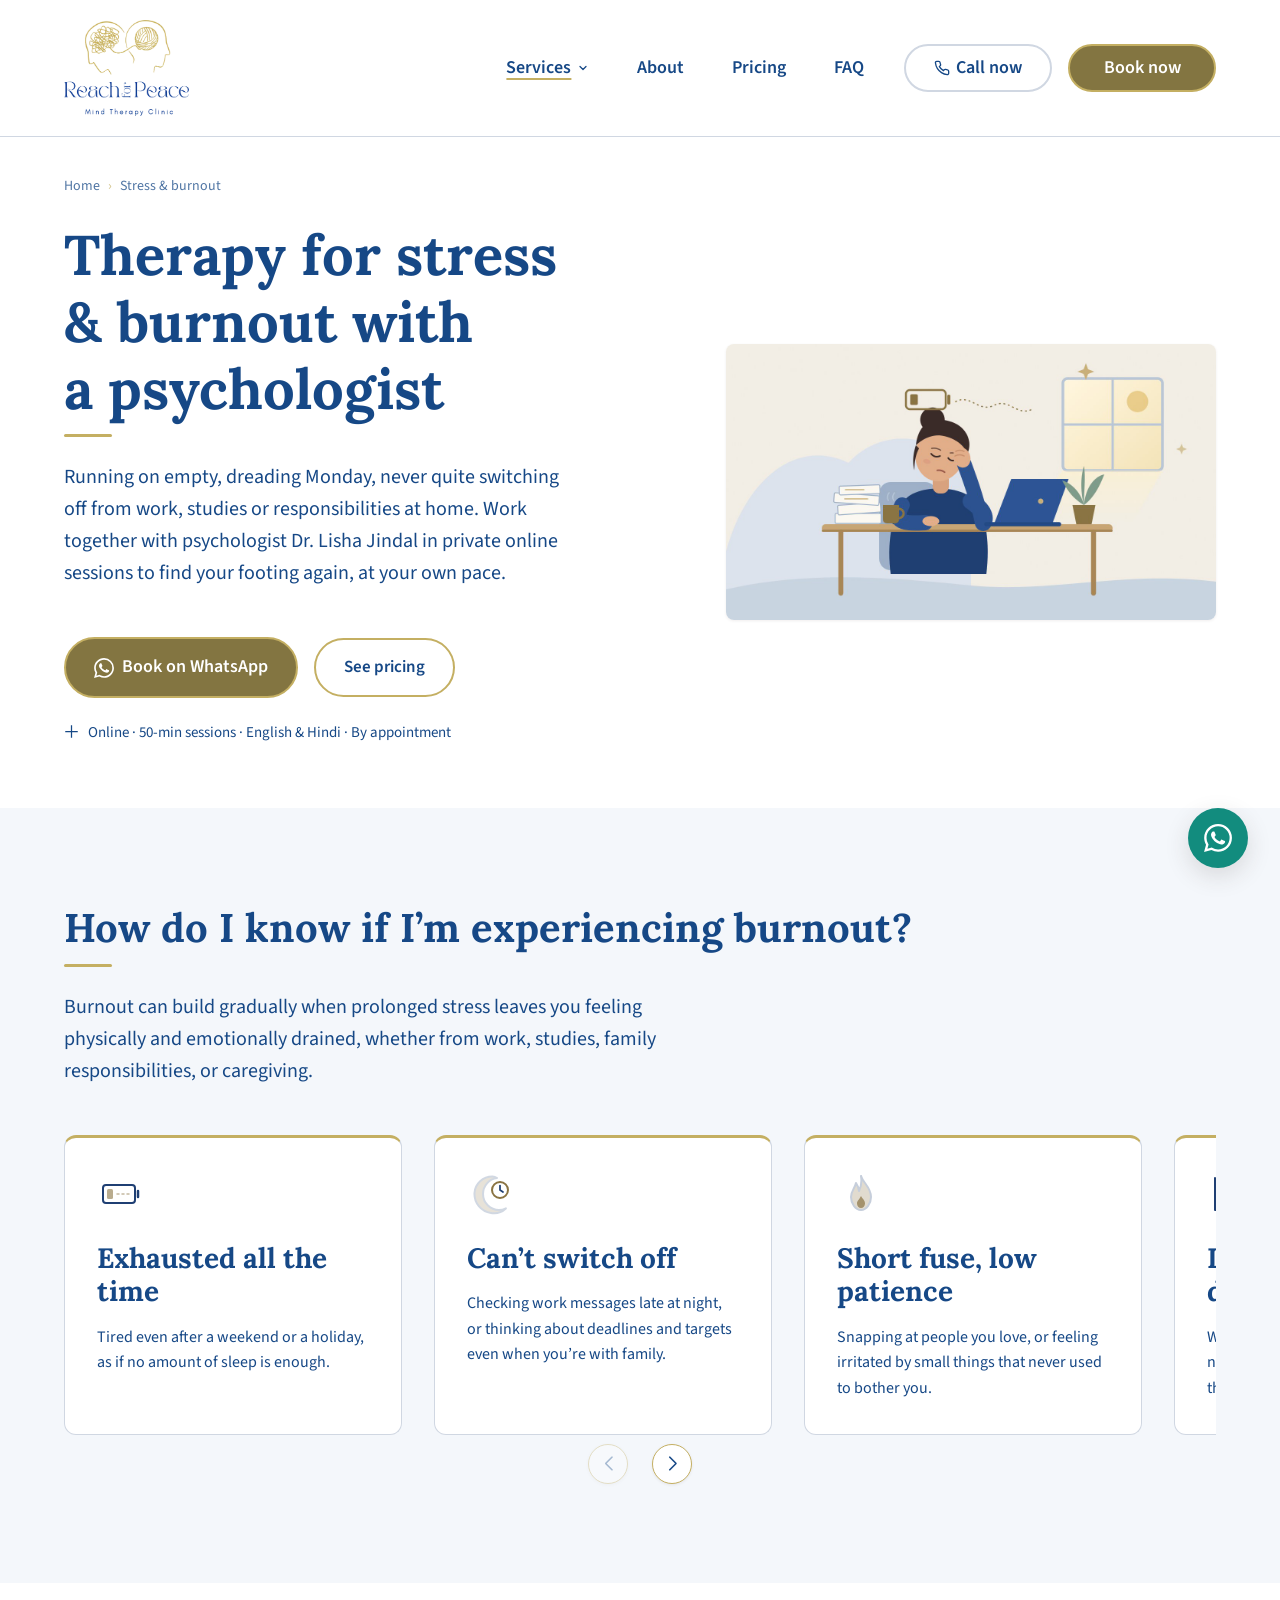
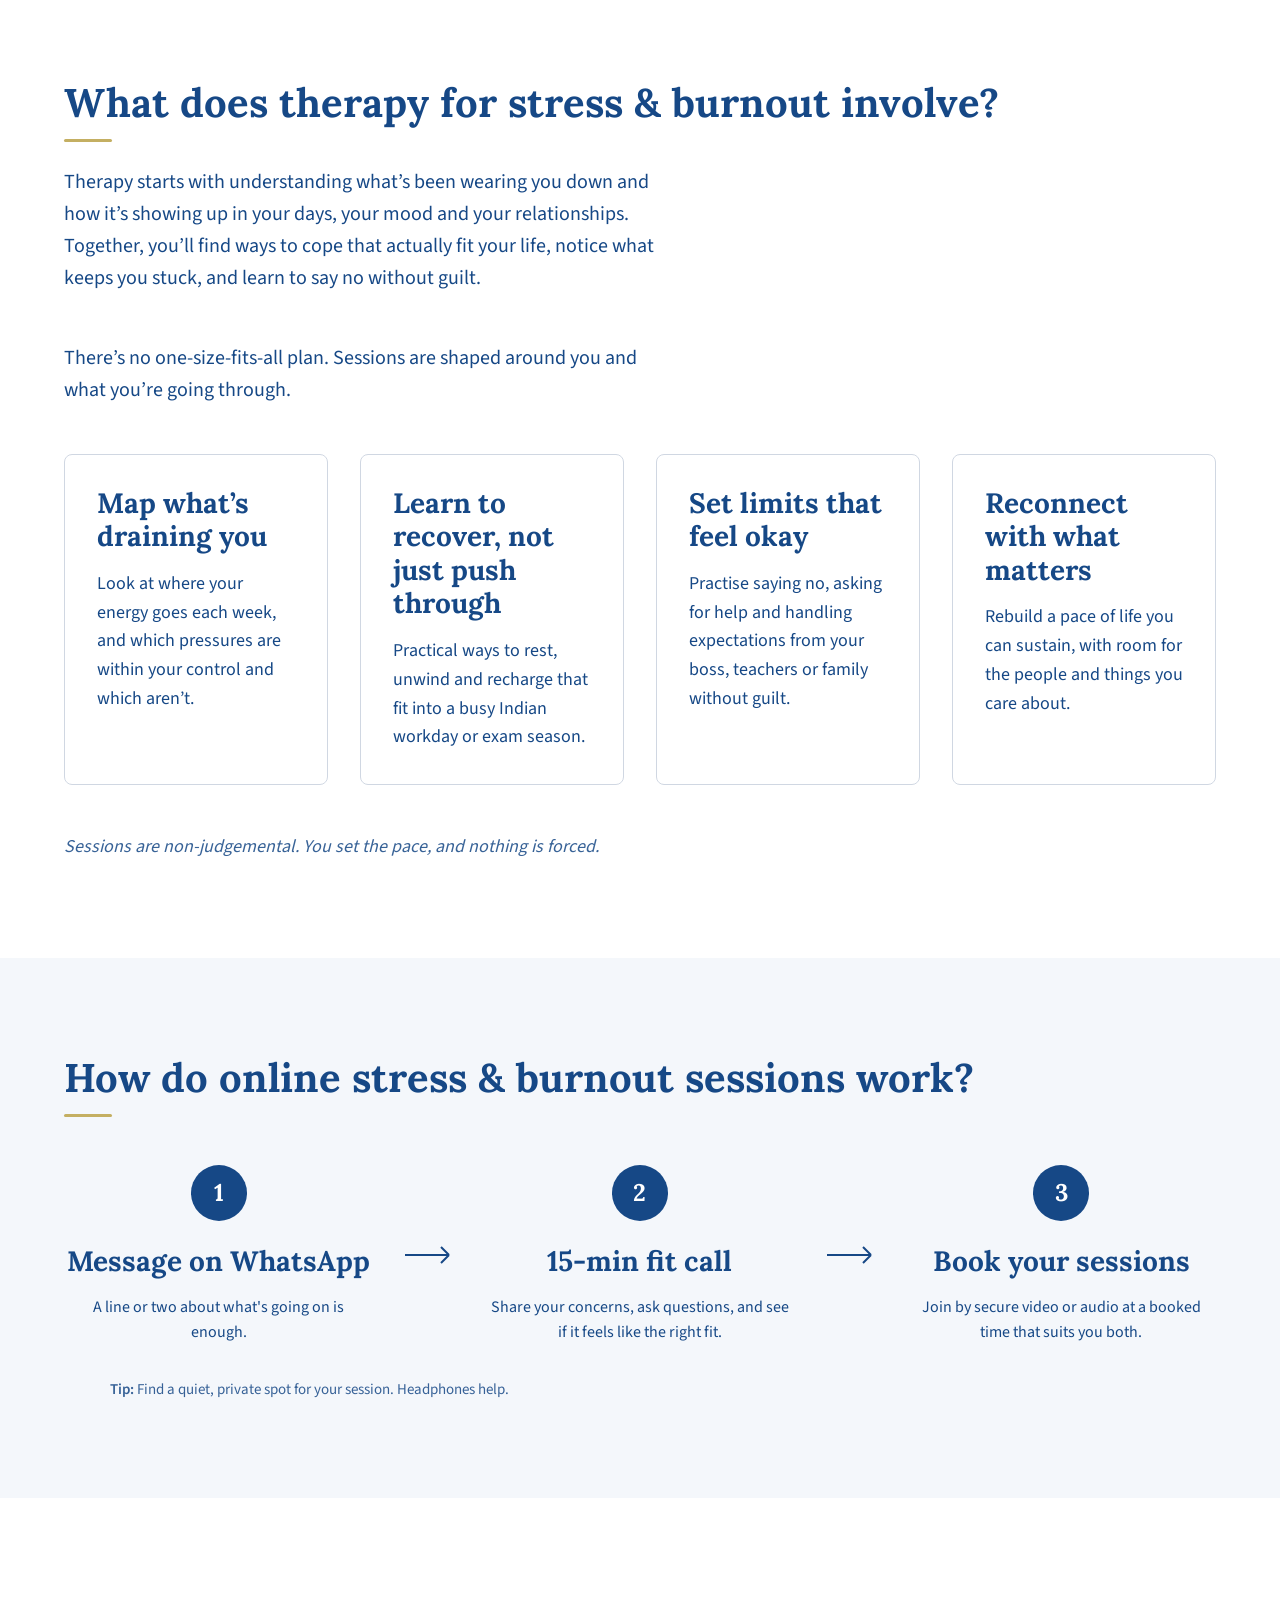
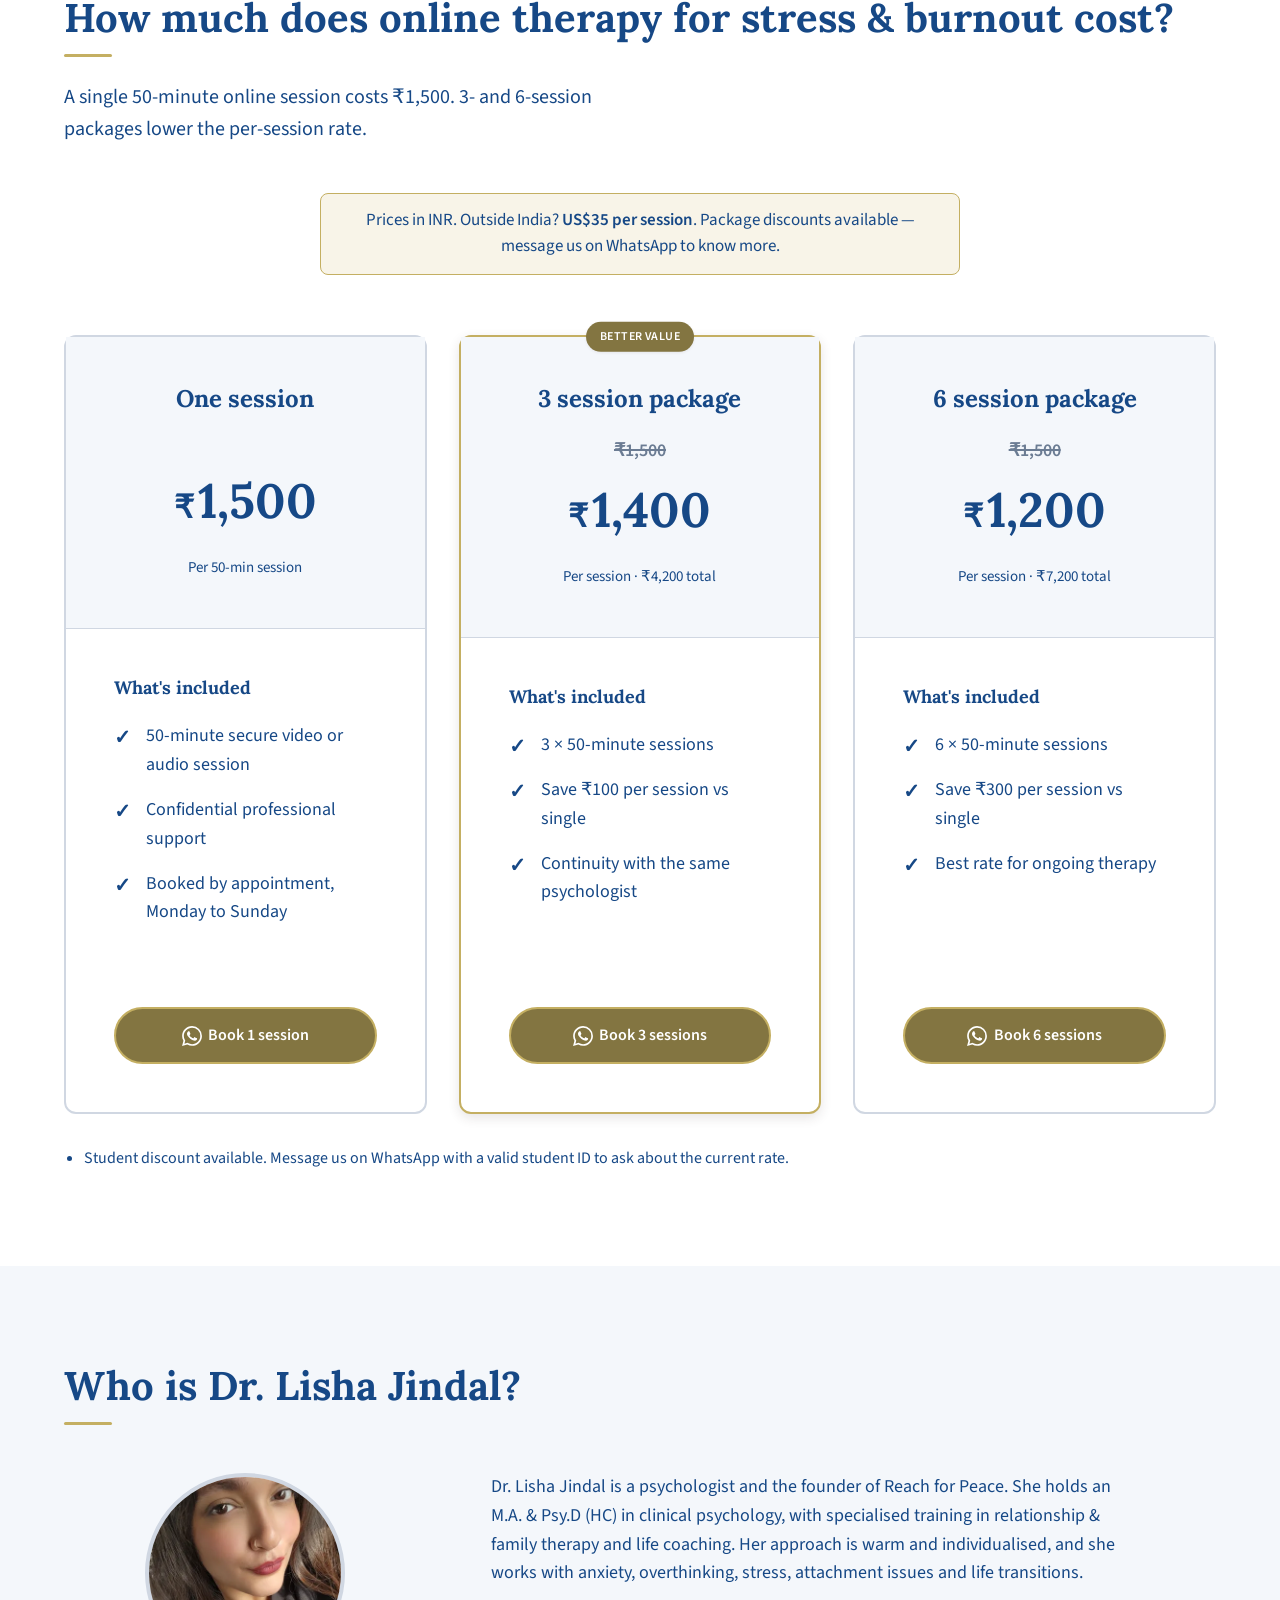
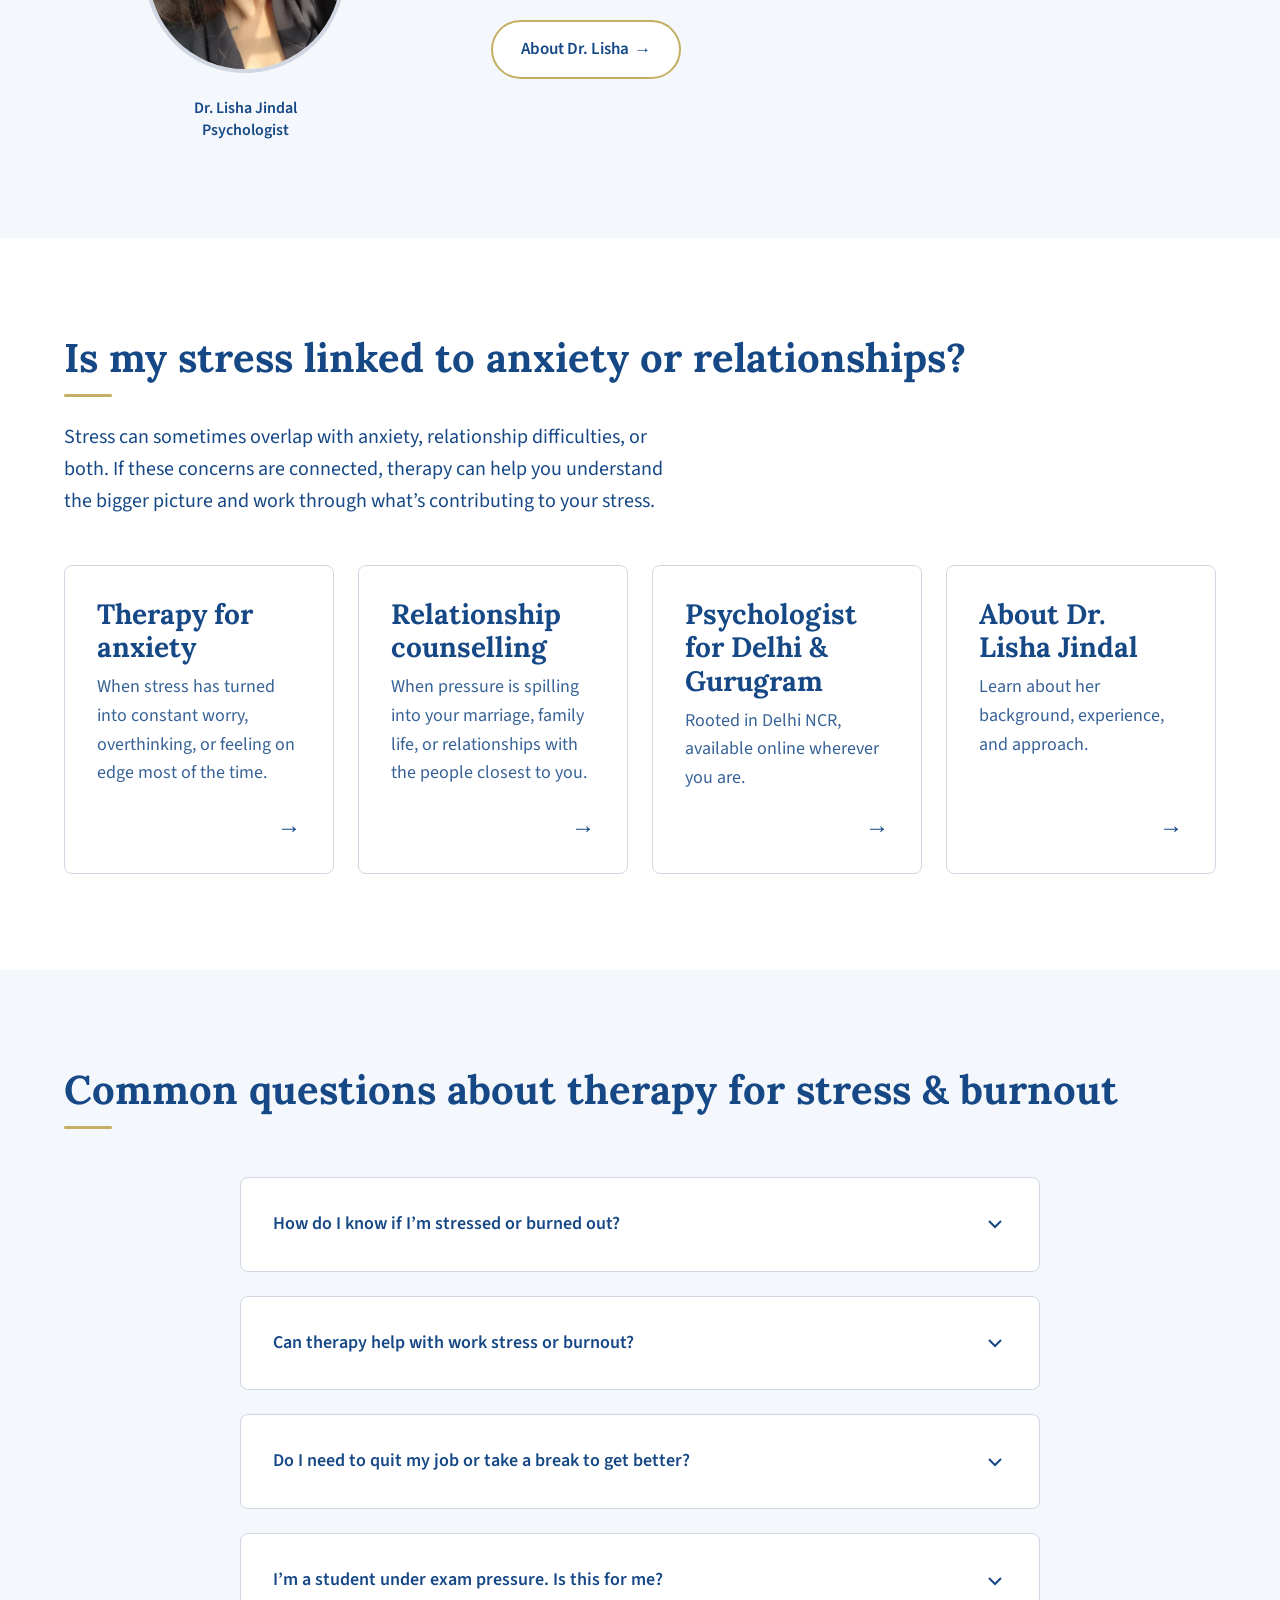
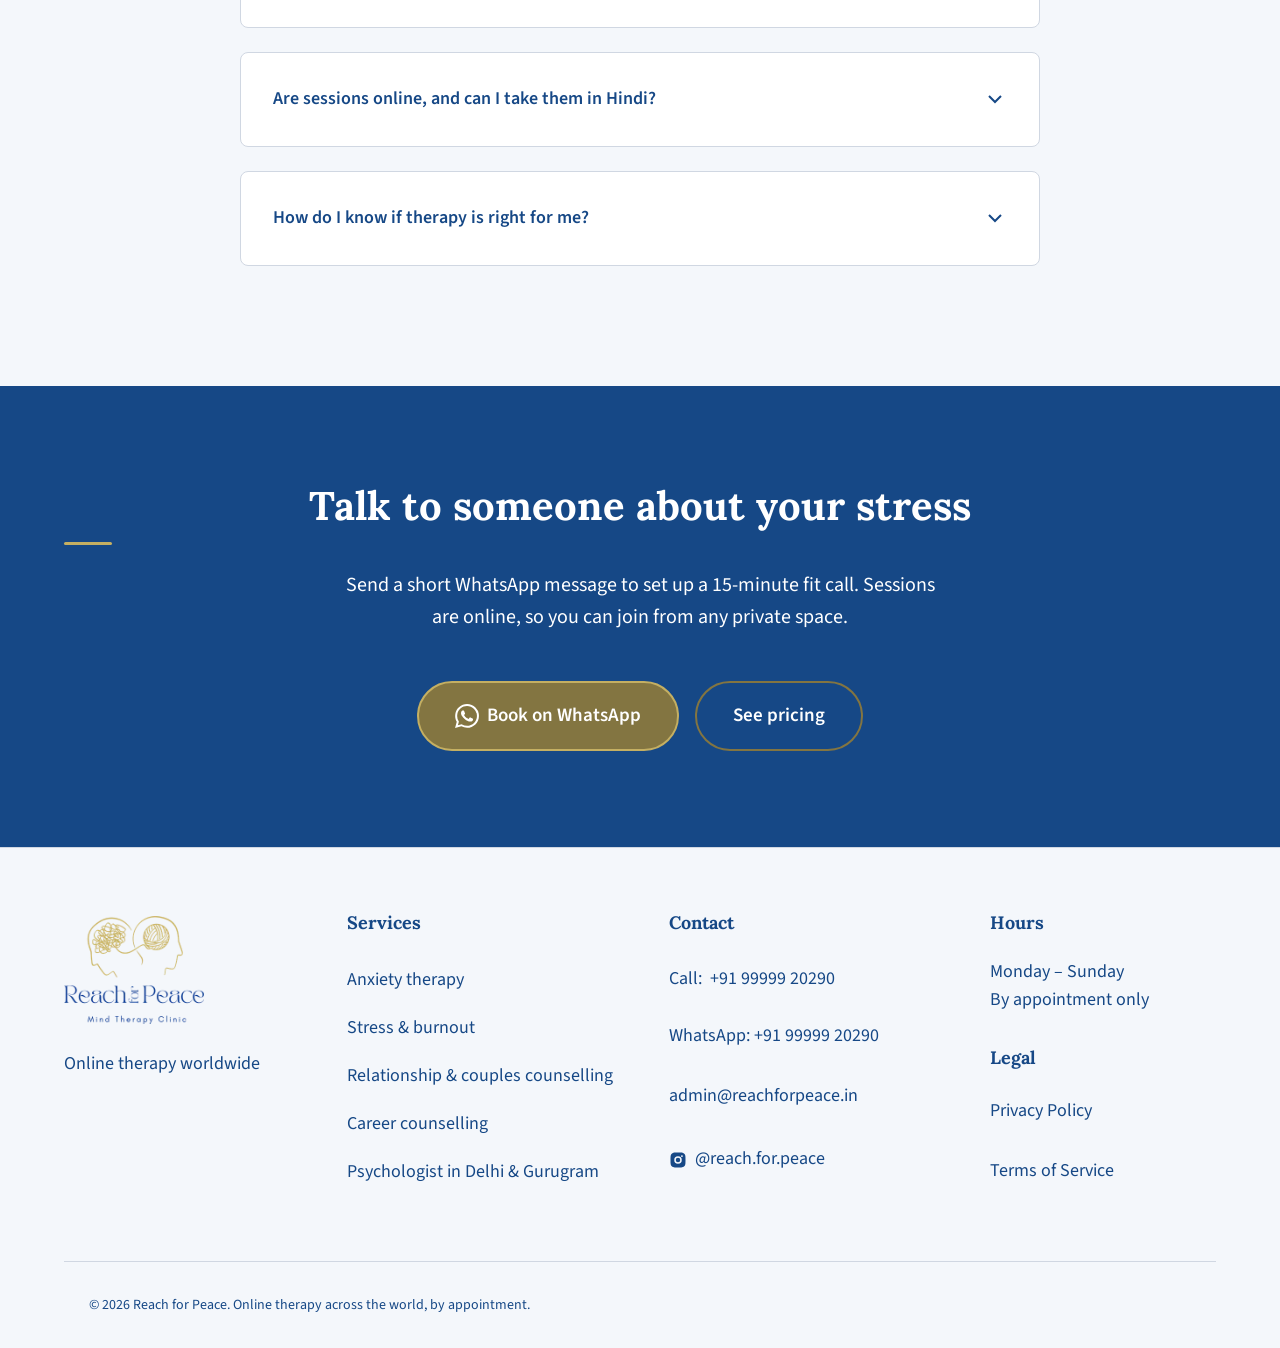
<file: stress-and-burnout-counselling.html>
<!DOCTYPE html>
<html lang="en-IN">
<head>
    <meta charset="UTF-8">
    <meta name="viewport" content="width=device-width, initial-scale=1.0">
    
    <!-- STAGING ONLY: Remove at launch -->
    <meta name="robots" content="index, follow, max-image-preview:large">
    
    <title>Stress &amp; Burnout Counselling | Reach for Peace</title>
    <meta name="description" content="Counselling for work stress, burnout and exam pressure with psychologist Dr. Lisha Jindal. 50-min online sessions in English &amp; Hindi. Book on WhatsApp.">
    <meta name="author" content="Reach for Peace">
    <meta name="theme-color" content="#164886">
    <link rel="canonical" href="https://reachforpeace.in/stress-and-burnout-counselling">
    <link rel="alternate" hreflang="en-IN" href="https://reachforpeace.in/stress-and-burnout-counselling" />
    <link rel="alternate" hreflang="x-default" href="https://reachforpeace.in/stress-and-burnout-counselling" />

    <!-- Open Graph -->
    <meta property="og:type" content="website">
    <meta property="og:locale" content="en_IN">
    <meta property="og:site_name" content="Reach for Peace">
    <meta property="og:title" content="Stress &amp; Burnout Counselling | Reach for Peace">
    <meta property="og:description" content="Counselling for work stress, burnout and exam pressure with psychologist Dr. Lisha Jindal. 50-min online sessions in English &amp; Hindi. Book on WhatsApp.">
    <meta property="og:url" content="https://reachforpeace.in/stress-and-burnout-counselling">
    <meta property="og:image" content="https://reachforpeace.in/assets/og/og-stress-and-burnout-counselling.jpg">
    <meta property="og:image:alt" content="Stress and burnout counselling with Reach for Peace">
    <meta property="og:image:width" content="1200">
    <meta property="og:image:height" content="630">

    <!-- Twitter -->
    <meta name="twitter:card" content="summary_large_image">
    <meta name="twitter:title" content="Stress &amp; Burnout Counselling | Reach for Peace">
    <meta name="twitter:description" content="Counselling for work stress, burnout and exam pressure with psychologist Dr. Lisha Jindal. 50-min online sessions in English &amp; Hindi. Book on WhatsApp.">
    <meta name="twitter:image" content="https://reachforpeace.in/assets/og/og-stress-and-burnout-counselling.jpg">
    <meta name="twitter:image:alt" content="Stress and burnout counselling with Reach for Peace">

    <link rel="icon" href="/favicon.ico" sizes="16x16 32x32">
    <link rel="icon" type="image/png" sizes="48x48" href="/assets/favicon-48x48.png">
    <link rel="icon" type="image/png" sizes="96x96" href="/assets/favicon-96x96.png">
    <link rel="icon" type="image/png" sizes="192x192" href="/assets/icon-192.png">
    <link rel="icon" type="image/png" sizes="512x512" href="/assets/icon-512.png">
    <link rel="apple-touch-icon" sizes="180x180" href="/apple-touch-icon.png">
    <link rel="manifest" href="/site.webmanifest">
    <link rel="describedby" href="/llms.txt" title="llms.txt">

    <!-- Fonts -->
    <link rel="preload" href="/assets/fonts/lora-v37-latin-700.woff2" as="font" type="font/woff2" crossorigin>
    <link rel="preload" href="/assets/fonts/source-sans-3-v20-latin-regular.woff2" as="font" type="font/woff2" crossorigin>
    
    <!-- Styles -->
    <link rel="stylesheet" href="css/styles.css">
    <!-- Swiper 11 (help-card slider: mobile always, desktop only when 4+ cards) -->
    <link rel="stylesheet" href="css/vendor/swiper-bundle.min.css">
    
    <!-- JSON-LD Structured Data -->
    <script type="application/ld+json">
{
  "@context": "https://schema.org",
  "@graph": [
    {
      "@type": "WebPage",
      "@id": "https://reachforpeace.in/stress-and-burnout-counselling#webpage",
      "url": "https://reachforpeace.in/stress-and-burnout-counselling",
      "name": "Stress & Burnout Counselling | Psychologist Dr. Lisha Jindal",
      "description": "Counselling for work stress, burnout and exam pressure with psychologist Dr. Lisha Jindal. 50-min online sessions in English & Hindi. Book on WhatsApp.",
      "isPartOf": {
        "@id": "https://reachforpeace.in/#website"
      },
      "about": {
        "@id": "https://reachforpeace.in/stress-and-burnout-counselling#service"
      },
      "breadcrumb": {
        "@id": "https://reachforpeace.in/stress-and-burnout-counselling#breadcrumb"
      },
      "primaryImageOfPage": {
        "@type": "ImageObject",
        "url": "https://reachforpeace.in/assets/og/og-stress-and-burnout-counselling.jpg",
        "width": 1200,
        "height": 630
      },
      "inLanguage": "en-IN",
      "reviewedBy": {
        "@id": "https://reachforpeace.in/#founder"
      }
    },
    {
      "@type": "BreadcrumbList",
      "@id": "https://reachforpeace.in/stress-and-burnout-counselling#breadcrumb",
      "itemListElement": [
        {
          "@type": "ListItem",
          "position": 1,
          "name": "Home",
          "item": "https://reachforpeace.in/"
        },
        {
          "@type": "ListItem",
          "position": 2,
          "name": "Stress & burnout",
          "item": "https://reachforpeace.in/stress-and-burnout-counselling"
        }
      ]
    },
    {
      "@type": "Service",
      "@id": "https://reachforpeace.in/stress-and-burnout-counselling#service",
      "name": "Stress and burnout counselling",
      "serviceType": "Counselling for stress and burnout",
      "description": "Online counselling for stress, burnout and work or study pressure with psychologist Dr. Lisha Jindal, in English and Hindi, by appointment.",
      "provider": [
        {
          "@id": "https://reachforpeace.in/#organization"
        },
        {
          "@id": "https://reachforpeace.in/#founder"
        }
      ],
      "areaServed": [
        {
          "@type": "Country",
          "name": "India"
        },
        "Worldwide"
      ],
      "availableLanguage": [
        "en-IN",
        "hi-IN"
      ],
      "availableChannel": {
        "@type": "ServiceChannel",
        "serviceUrl": "https://reachforpeace.in/stress-and-burnout-counselling",
        "availableLanguage": [
          "en-IN",
          "hi-IN"
        ]
      },
      "offers": [
        {
          "@type": "Offer",
          "name": "One 50-minute session",
          "price": "1500",
          "priceCurrency": "INR",
          "availability": "https://schema.org/InStock",
          "url": "https://reachforpeace.in/stress-and-burnout-counselling#pricing"
        },
        {
          "@type": "Offer",
          "name": "3-session package",
          "price": "4200",
          "priceCurrency": "INR",
          "availability": "https://schema.org/InStock",
          "url": "https://reachforpeace.in/stress-and-burnout-counselling#pricing"
        },
        {
          "@type": "Offer",
          "name": "6-session package",
          "price": "7200",
          "priceCurrency": "INR",
          "availability": "https://schema.org/InStock",
          "url": "https://reachforpeace.in/stress-and-burnout-counselling#pricing"
        },
        {
          "@type": "Offer",
          "name": "One session, clients outside India",
          "price": "35",
          "priceCurrency": "USD",
          "availability": "https://schema.org/InStock",
          "url": "https://reachforpeace.in/stress-and-burnout-counselling#pricing"
        }
      ]
    },
    {
      "@type": "FAQPage",
      "@id": "https://reachforpeace.in/stress-and-burnout-counselling#faq",
      "mainEntity": [
        {
          "@type": "Question",
          "name": "How do I know if I’m stressed or burned out?",
          "acceptedAnswer": {
            "@type": "Answer",
            "text": "Stress can feel like you’re overwhelmed by too many demands, while burnout can leave you feeling emotionally and physically drained, detached, or unable to recover even after resting. The two can overlap, but if exhaustion and detachment persist for a while, it may be a sign that you’re experiencing burnout rather than short-term stress."
          }
        },
        {
          "@type": "Question",
          "name": "Can therapy help with work stress or burnout?",
          "acceptedAnswer": {
            "@type": "Answer",
            "text": "Yes. Therapy can help you understand what’s contributing to your stress or burnout and develop practical ways to cope, set healthier limits, and recover. The approach is evidence-based and adapted to your circumstances, as what helps can vary from person to person."
          }
        },
        {
          "@type": "Question",
          "name": "Do I need to quit my job or take a break to get better?",
          "acceptedAnswer": {
            "@type": "Answer",
            "text": "Not necessarily. Some people work or study while addressing burnout, while others may need time away to recover. Therapy can help you understand what you need, explore your options, and make decisions about work or studies with greater clarity rather than from a place of overwhelm."
          }
        },
        {
          "@type": "Question",
          "name": "I’m a student under exam pressure. Is this for me?",
          "acceptedAnswer": {
            "@type": "Answer",
            "text": "Yes. Exam pressure, competitive entrance tests, college deadlines and family expectations can all lead to stress and burnout. A student discount is available; message us on WhatsApp with a valid student ID to ask about the current rate."
          }
        },
        {
          "@type": "Question",
          "name": "Are sessions online, and can I take them in Hindi?",
          "acceptedAnswer": {
            "@type": "Answer",
            "text": "Yes. Sessions are conducted online by secure video or audio, by appointment, and are available in both English and Hindi. You can join from any quiet, private space that works for you."
          }
        },
        {
          "@type": "Question",
          "name": "How do I know if therapy is right for me?",
          "acceptedAnswer": {
            "@type": "Answer",
            "text": "You don’t need to be at a breaking point to seek therapy. If stress is affecting your energy, mood, work, studies, relationships, or ability to switch off, therapy can be a useful space to understand what’s happening and work on it."
          }
        }
      ]
    }
  ]
}
    </script>

    <!-- Microsoft Clarity -->
    <script type="text/javascript">
        (function(c,l,a,r,i,t,y){
            c[a]=c[a]||function(){(c[a].q=c[a].q||[]).push(arguments)};
            t=l.createElement(r);t.async=1;t.src="https://www.clarity.ms/tag/"+i;
            y=l.getElementsByTagName(r)[0];y.parentNode.insertBefore(t,y);
        })(window, document, "clarity", "script", "yhasz21bfp");
    </script>
</head>
<body>
    <!-- Skip Link for Accessibility -->
    <a href="#main-content" class="skip-link">Skip to main content</a>
    
    <!-- Header -->
    <header class="site-header" role="banner">
        <div class="container">
            <div class="header-content">
                <a href="/" class="wordmark" aria-label="Reach for Peace — Mind Therapy Clinic">
                    <picture>
                        <source type="image/webp" srcset="assets/logo-nav.webp">
                        <img src="assets/logo-nav.png" alt="Reach for Peace Mind Therapy Clinic" class="site-logo site-logo--nav" width="270" height="208" decoding="async" fetchpriority="high">
                    </picture>
                </a>
                <button class="mobile-menu-toggle" aria-label="Toggle navigation menu" aria-expanded="false">
                    <span class="hamburger"></span>
                </button>
                <nav class="main-nav" role="navigation" aria-label="Main navigation">
                    <ul>
                        <li class="nav-dropdown is-current">
                            <button type="button" class="nav-dropdown-toggle" aria-expanded="false" aria-controls="nav-services-menu">Services<svg class="nav-dropdown-caret" width="12" height="12" viewBox="0 0 24 24" fill="none" stroke="currentColor" stroke-width="2.5" stroke-linecap="round" stroke-linejoin="round" aria-hidden="true" focusable="false"><polyline points="6 9 12 15 18 9"/></svg></button>
                            <ul class="nav-dropdown-menu" id="nav-services-menu">
                                <li><a href="/therapy-for-anxiety">Anxiety therapy</a></li>
                                <li><a href="/stress-and-burnout-counselling" aria-current="page">Stress &amp; burnout</a></li>
                                <li><a href="/relationship-counselling">Relationship &amp; couples counselling</a></li>
                                <li><a href="/career-counselling">Career counselling</a></li>
                            </ul>
                        </li>
                        <li><a href="/about">About</a></li>
                        <li><a href="#pricing">Pricing</a></li>
                        <li><a href="#faq">FAQ</a></li>
                        <li class="nav-actions">
                            <a href="tel:+919999920290" class="nav-call" id="nav-call" aria-label="Call Reach for Peace now">
                                <svg class="nav-call-icon" width="16" height="16" viewBox="0 0 24 24" fill="none" stroke="currentColor" stroke-width="2" aria-hidden="true"><path d="M22 16.92v3a2 2 0 0 1-2.18 2 19.79 19.79 0 0 1-8.63-3.07 19.5 19.5 0 0 1-6-6 19.79 19.79 0 0 1-3.07-8.67A2 2 0 0 1 4.11 2h3a2 2 0 0 1 2 1.72c.127.96.361 1.903.7 2.81a2 2 0 0 1-.45 2.11L8.09 9.91a16 16 0 0 0 6 6l1.27-1.27a2 2 0 0 1 2.11-.45c.907.339 1.85.573 2.81.7A2 2 0 0 1 22 16.92z"/></svg>
                                <span class="nav-call-label">Call now</span>
                            </a>
                            <a href="https://wa.me/919999920290?text=Hi%2C%20I%27d%20like%20to%20know%20about%20stress%20and%20burnout%20therapy%20sessions%20with%20Dr.%20Lisha%20Jindal." class="nav-cta" data-clarity-event="book_whatsapp_cta" data-clarity-location="nav">Book now</a>
                        </li>
                    </ul>
                </nav>
            </div>
        </div>
    </header>
    
    <!-- Main Content -->
    <main id="main-content">
        <!-- Hero Section (Option A: split hero, copy left / image right) -->
        <section class="hero hero--service" aria-labelledby="hero-heading">
            <div class="container">
                <nav class="breadcrumb" aria-label="Breadcrumb">
                    <ol>
                        <li><a href="/">Home</a></li>
                        <li aria-current="page">Stress &amp; burnout</li>
                    </ol>
                </nav>
                <div class="hero-split">
                    <div class="hero-content">
                        <h1 id="hero-heading">Therapy for stress &amp; burnout with a psychologist</h1>
                        <p class="hero-subcopy">Running on empty, dreading Monday, never quite switching off from work, studies or responsibilities at home. Work together with psychologist Dr. Lisha Jindal in private online sessions to find your footing again, at your own pace.</p>
                        
                        <div class="hero-cta-group">
                            <a href="https://wa.me/919999920290?text=Hi%2C%20I%27d%20like%20to%20know%20about%20stress%20and%20burnout%20therapy%20sessions%20with%20Dr.%20Lisha%20Jindal." class="btn btn-primary btn-whatsapp" id="hero-book-whatsapp" data-clarity-event="book_whatsapp_cta" data-clarity-location="burnout_hero" aria-label="Book on WhatsApp">
                                <svg class="whatsapp-icon" width="20" height="20" viewBox="0 0 24 24" fill="currentColor" aria-hidden="true">
                                    <path d="M17.472 14.382c-.297-.149-1.758-.867-2.03-.967-.273-.099-.471-.148-.67.15-.197.297-.767.966-.94 1.164-.173.199-.347.223-.644.075-.297-.15-1.255-.463-2.39-1.475-.883-.788-1.48-1.761-1.653-2.059-.173-.297-.018-.458.13-.606.134-.133.298-.347.446-.52.149-.174.198-.298.298-.497.099-.198.05-.371-.025-.52-.075-.149-.669-1.612-.916-2.207-.242-.579-.487-.5-.669-.51-.173-.008-.371-.01-.57-.01-.198 0-.52.074-.792.372-.272.297-1.04 1.016-1.04 2.479 0 1.462 1.065 2.875 1.213 3.074.149.198 2.096 3.2 5.077 4.487.709.306 1.262.489 1.694.625.712.227 1.36.195 1.871.118.571-.085 1.758-.719 2.006-1.413.248-.694.248-1.289.173-1.413-.074-.124-.272-.198-.57-.347m-5.421 7.403h-.004a9.87 9.87 0 01-5.031-1.378l-.361-.214-3.741.982.998-3.648-.235-.374a9.86 9.86 0 01-1.51-5.26c.001-5.45 4.436-9.884 9.888-9.884 2.64 0 5.122 1.03 6.988 2.898a9.825 9.825 0 012.893 6.994c-.003 5.45-4.437 9.884-9.885 9.884m8.413-18.297A11.815 11.815 0 0012.05 0C5.495 0 .16 5.335.157 11.892c0 2.096.547 4.142 1.588 5.945L.057 24l6.305-1.654a11.882 11.882 0 005.683 1.448h.005c6.554 0 11.89-5.335 11.893-11.893a11.821 11.821 0 00-3.48-8.413Z"/>
                                </svg>
                                Book on WhatsApp
                            </a>
                            <a href="#pricing" class="btn btn-secondary" aria-label="See pricing">See pricing</a>
                        </div>

                        <p class="hero-availability">
                            <svg width="16" height="16" viewBox="0 0 24 24" fill="none" stroke="currentColor" stroke-width="2" aria-hidden="true"><path d="M12 2v20M2 12h20"/></svg>
                            Online · 50-min sessions · English &amp; Hindi · By appointment
                        </p>
                    </div>
                    
                    <div class="hero-image hero-image--illustration">
                        <img
                            src="assets/illustrations/stress-burnout-hero-flat.jpg"
                            alt="Flat illustration of a tired woman at her desk with eyes closed, resting her head on her hand beside a laptop, a coffee mug, a pile of papers and a low battery icon, with a plant and a softly lit window nearby"
                            width="1280"
                            height="720"
                            loading="eager"
                            decoding="async">
                    </div>
                </div>
            </div>
        </section>
        
        <!-- Who It Helps -->
        <section class="who-we-help" aria-labelledby="who-heading">
            <div class="container">
                <h2 id="who-heading">How do I know if I&rsquo;m experiencing burnout?</h2>
                <p class="section-intro">Burnout can build gradually when prolonged stress leaves you feeling physically and emotionally drained, whether from work, studies, family responsibilities, or caregiving.</p>
                
                <div class="help-grid swiper" id="help-grid-swiper" data-help-swiper>
                    <div class="swiper-wrapper">
                    <div class="help-card swiper-slide">
                        <div class="help-icon help-icon--pulse" aria-hidden="true">
                            <svg width="48" height="48" viewBox="0 0 48 48" fill="none" xmlns="http://www.w3.org/2000/svg">
                                <!-- Low battery -->
                                <rect x="6" y="15" width="32" height="18" rx="3" stroke="#1F3F73" stroke-width="2"/>
                                <path d="M41 21V27" stroke="#1F3F73" stroke-width="2.5" stroke-linecap="round"/>
                                <rect x="10" y="19" width="6" height="10" rx="1.5" fill="#8A7443" opacity="0.6"/>
                                <path d="M20 24H34" stroke="#8A7443" stroke-width="1.5" stroke-linecap="round" stroke-dasharray="2 3" opacity="0.5"/>
                            </svg>
                        </div>
                        <h3>Exhausted all the time</h3>
                        <p>Tired even after a weekend or a holiday, as if no amount of sleep is enough.</p>
                    </div>
                    
                    <div class="help-card swiper-slide">
                        <div class="help-icon help-icon--pulse" aria-hidden="true">
                            <svg width="48" height="48" viewBox="0 0 48 48" fill="none" xmlns="http://www.w3.org/2000/svg">
                                <!-- Moon with clock -->
                                <path d="M30 8C22 9 16 16 16 24C16 32.8 23.2 40 32 40C34.5 40 36.8 39.4 38.9 38.4C35 42 29.8 44 24 43C14 41.6 7 33 7.5 23C8 13.5 16 6.5 25.5 6.5C27 6.5 28.5 7 30 8Z" fill="#8A7443" opacity="0.2" stroke="#1F3F73" stroke-width="2" stroke-linejoin="round"/>
                                <circle cx="33" cy="20" r="8" fill="#FFFFFF" stroke="#8A7443" stroke-width="2"/>
                                <path d="M33 15.5V20L36 22" stroke="#1F3F73" stroke-width="1.75" stroke-linecap="round" stroke-linejoin="round"/>
                            </svg>
                        </div>
                        <h3>Can&rsquo;t switch off</h3>
                        <p>Checking work messages late at night, or thinking about deadlines and targets even when you&rsquo;re with family.</p>
                    </div>
                    
                    <div class="help-card swiper-slide">
                        <div class="help-icon help-icon--pulse" aria-hidden="true">
                            <svg width="48" height="48" viewBox="0 0 48 48" fill="none" xmlns="http://www.w3.org/2000/svg">
                                <!-- Flame -->
                                <path d="M24 6C26 13 34 17 34 27C34 33.6 29.5 40 24 40C18.5 40 14 33.6 14 27C14 21 18 18 19 13C21 16 22 18 22 21C24 17 25 12 24 6Z" fill="#8A7443" opacity="0.25" stroke="#1F3F73" stroke-width="2" stroke-linejoin="round"/>
                                <path d="M24 26C25.5 29 28 30 28 33.5C28 36 26.2 38 24 38C21.8 38 20 36 20 33.5C20 31 22 30 24 26Z" fill="#8A7443" opacity="0.7"/>
                            </svg>
                        </div>
                        <h3>Short fuse, low patience</h3>
                        <p>Snapping at people you love, or feeling irritated by small things that never used to bother you.</p>
                    </div>
                    
                    <div class="help-card swiper-slide">
                        <div class="help-icon help-icon--pulse" aria-hidden="true">
                            <svg width="48" height="48" viewBox="0 0 48 48" fill="none" xmlns="http://www.w3.org/2000/svg">
                                <!-- Downward trend line -->
                                <path d="M8 8V40H40" stroke="#1F3F73" stroke-width="2" stroke-linecap="round" stroke-linejoin="round"/>
                                <path d="M12 14L20 22L26 18L36 32" stroke="#8A7443" stroke-width="2.5" stroke-linecap="round" stroke-linejoin="round"/>
                                <path d="M36 25V32H29" stroke="#8A7443" stroke-width="2" stroke-linecap="round" stroke-linejoin="round"/>
                            </svg>
                        </div>
                        <h3>Losing interest and drive</h3>
                        <p>Work or studies you once cared about now feel pointless, and getting through the day feels like a grind.</p>
                    </div>
                    </div>
                    <button type="button" class="swiper-button-prev" aria-label="Previous sign of burnout"></button>
                    <button type="button" class="swiper-button-next" aria-label="Next sign of burnout"></button>
                </div>
            </div>
        </section>
        
        <!-- What Therapy Involves -->
        <section class="approach" aria-labelledby="approach-heading">
            <div class="container">
                <h2 id="approach-heading">What does therapy for stress &amp; burnout involve?</h2>
                <p class="section-intro">Therapy starts with understanding what&rsquo;s been wearing you down and how it&rsquo;s showing up in your days, your mood and your relationships. Together, you&rsquo;ll find ways to cope that actually fit your life, notice what keeps you stuck, and learn to say no without guilt.</p>
                <p class="section-intro">There&rsquo;s no one-size-fits-all plan. Sessions are shaped around you and what you&rsquo;re going through.</p>
                
                <div class="approach-grid card-swiper swiper" data-card-swiper data-swiper-label="therapy step">
                    <div class="swiper-wrapper">
                    <div class="approach-card swiper-slide">
                        <h3>Map what&rsquo;s draining you</h3>
                        <p>Look at where your energy goes each week, and which pressures are within your control and which aren&rsquo;t.</p>
                    </div>
                    
                    <div class="approach-card swiper-slide">
                        <h3>Learn to recover, not just push through</h3>
                        <p>Practical ways to rest, unwind and recharge that fit into a busy Indian workday or exam season.</p>
                    </div>
                    
                    <div class="approach-card swiper-slide">
                        <h3>Set limits that feel okay</h3>
                        <p>Practise saying no, asking for help and handling expectations from your boss, teachers or family without guilt.</p>
                    </div>
                    
                    <div class="approach-card swiper-slide">
                        <h3>Reconnect with what matters</h3>
                        <p>Rebuild a pace of life you can sustain, with room for the people and things you care about.</p>
                    </div>
                    </div>
                    <button type="button" class="swiper-button-prev" aria-label="Previous therapy step"></button>
                    <button type="button" class="swiper-button-next" aria-label="Next therapy step"></button>
                </div>
                
                <p class="approach-note">Sessions are non-judgemental. You set the pace, and nothing is forced.</p>
            </div>
        </section>
        
        <!-- How It Works -->
        <section class="how-it-works" aria-labelledby="how-heading">
            <div class="container">
                <h2 id="how-heading">How do online stress &amp; burnout sessions work?</h2>
                
                <div class="steps-grid">
                    <div class="step">
                        <div class="step-number" aria-hidden="true">1</div>
                        <h3>Message on WhatsApp</h3>
                        <p>A line or two about what's going on is enough.</p>
                    </div>
                    
                    <svg class="step-arrow" width="48" height="24" viewBox="0 0 48 24" fill="none" aria-hidden="true">
                        <path d="M0 12h44m0 0l-8-8m8 8l-8 8" stroke="currentColor" stroke-width="2"/>
                    </svg>
                    
                    <div class="step">
                        <div class="step-number" aria-hidden="true">2</div>
                        <h3>15-min fit call</h3>
                        <p>Share your concerns, ask questions, and see if it feels like the right fit.</p>
                    </div>
                    
                    <svg class="step-arrow" width="48" height="24" viewBox="0 0 48 24" fill="none" aria-hidden="true">
                        <path d="M0 12h44m0 0l-8-8m8 8l-8 8" stroke="currentColor" stroke-width="2"/>
                    </svg>
                    
                    <div class="step">
                        <div class="step-number" aria-hidden="true">3</div>
                        <h3>Book your sessions</h3>
                        <p>Join by secure video or audio at a booked time that suits you both.</p>
                    </div>
                </div>
                
                <p class="steps-tip"><strong>Tip:</strong> Find a quiet, private spot for your session. Headphones help.</p>
            </div>
        </section>
        
        <!-- Pricing -->
        <section class="pricing section--white-bg" id="pricing" aria-labelledby="pricing-heading">
            <div class="container">
                <h2 id="pricing-heading">How much does online therapy for stress &amp; burnout cost?</h2>
                <p class="section-intro">A single 50-minute online session costs ₹1,500. 3- and 6-session packages lower the per-session rate.</p>
                
                <p class="pricing-student-note" style="text-align: center; margin-top: 0.5rem; margin-bottom: 2rem;">Prices in INR. Outside India? <strong>US$35 per session</strong>. Package discounts available — <a href="https://wa.me/919999920290" data-whatsapp-package="international-package-inquiry" data-clarity-event="book_whatsapp_cta" data-clarity-location="burnout_pricing">message us on WhatsApp</a> to know more.</p>

                <div class="pricing-grid">
                    <article class="pricing-card">
                        <div class="pricing-header">
                            <h3>One session</h3>
                            <div class="price-amount">
                                <span class="price-currency">₹</span>
                                <span class="price-value">1,500</span>
                            </div>
                            <p class="pricing-note">Per 50-min session</p>
                        </div>
                        <div class="pricing-includes">
                            <h4>What's included</h4>
                            <ul>
                                <li>50-minute secure video or audio session</li>
                                <li>Confidential professional support</li>
                                <li>Booked by appointment, Monday to Sunday</li>
                            </ul>
                        </div>
                        <a href="https://wa.me/919999920290?text=Hi%2C%20I%20would%20like%20to%20book%201%20session%20%28%E2%82%B91%2C500%29%20with%20Reach%20for%20Peace." class="btn btn-primary btn-whatsapp" data-whatsapp-package="one-session" data-clarity-event="book_whatsapp_cta" data-clarity-location="burnout_pricing" aria-label="Book one session on WhatsApp">
                            <svg class="whatsapp-icon" width="20" height="20" viewBox="0 0 24 24" fill="currentColor" aria-hidden="true">
                            <path d="M17.472 14.382c-.297-.149-1.758-.867-2.03-.967-.273-.099-.471-.148-.67.15-.197.297-.767.966-.94 1.164-.173.199-.347.223-.644.075-.297-.15-1.255-.463-2.39-1.475-.883-.788-1.48-1.761-1.653-2.059-.173-.297-.018-.458.13-.606.134-.133.298-.347.446-.52.149-.174.198-.298.298-.497.099-.198.05-.371-.025-.52-.075-.149-.669-1.612-.916-2.207-.242-.579-.487-.5-.669-.51-.173-.008-.371-.01-.57-.01-.198 0-.52.074-.792.372-.272.297-1.04 1.016-1.04 2.479 0 1.462 1.065 2.875 1.213 3.074.149.198 2.096 3.2 5.077 4.487.709.306 1.262.489 1.694.625.712.227 1.36.195 1.871.118.571-.085 1.758-.719 2.006-1.413.248-.694.248-1.289.173-1.413-.074-.124-.272-.198-.57-.347m-5.421 7.403h-.004a9.87 9.87 0 01-5.031-1.378l-.361-.214-3.741.982.998-3.648-.235-.374a9.86 9.86 0 01-1.51-5.26c.001-5.45 4.436-9.884 9.888-9.884 2.64 0 5.122 1.03 6.988 2.898a9.825 9.825 0 012.893 6.994c-.003 5.45-4.437 9.884-9.885 9.884m8.413-18.297A11.815 11.815 0 0012.05 0C5.495 0 .16 5.335.157 11.892c0 2.096.547 4.142 1.588 5.945L.057 24l6.305-1.654a11.882 11.882 0 005.683 1.448h.005c6.554 0 11.89-5.335 11.893-11.893a11.821 11.821 0 00-3.48-8.413Z"/>
                        </svg>
                            Book 1 session
                        </a>
                    </article>

                    <article class="pricing-card pricing-card--featured">
                        <p class="pricing-badge">Better value</p>
                        <div class="pricing-header">
                            <h3>3 session package</h3>
                            <div class="price-amount price-amount--sale">
                                <span class="price-was" aria-label="Usual single-session rate">₹1,500</span>
                                <span class="price-now">
                                    <span class="price-currency">₹</span>
                                    <span class="price-value">1,400</span>
                                </span>
                            </div>
                            <p class="pricing-note">Per session · ₹4,200 total</p>
                        </div>
                        <div class="pricing-includes">
                            <h4>What's included</h4>
                            <ul>
                                <li>3 × 50-minute sessions</li>
                                <li>Save ₹100 per session vs single</li>
                                <li>Continuity with the same psychologist</li>
                            </ul>
                        </div>
                        <a href="https://wa.me/919999920290?text=Hi%2C%20I%20would%20like%20to%20book%20the%203-session%20package%20%28%E2%82%B91%2C400/session%29%20with%20Reach%20for%20Peace." class="btn btn-primary btn-whatsapp" data-whatsapp-package="three-session" data-clarity-event="book_whatsapp_cta" data-clarity-location="burnout_pricing" aria-label="Book 3 sessions on WhatsApp">
                            <svg class="whatsapp-icon" width="20" height="20" viewBox="0 0 24 24" fill="currentColor" aria-hidden="true">
                            <path d="M17.472 14.382c-.297-.149-1.758-.867-2.03-.967-.273-.099-.471-.148-.67.15-.197.297-.767.966-.94 1.164-.173.199-.347.223-.644.075-.297-.15-1.255-.463-2.39-1.475-.883-.788-1.48-1.761-1.653-2.059-.173-.297-.018-.458.13-.606.134-.133.298-.347.446-.52.149-.174.198-.298.298-.497.099-.198.05-.371-.025-.52-.075-.149-.669-1.612-.916-2.207-.242-.579-.487-.5-.669-.51-.173-.008-.371-.01-.57-.01-.198 0-.52.074-.792.372-.272.297-1.04 1.016-1.04 2.479 0 1.462 1.065 2.875 1.213 3.074.149.198 2.096 3.2 5.077 4.487.709.306 1.262.489 1.694.625.712.227 1.36.195 1.871.118.571-.085 1.758-.719 2.006-1.413.248-.694.248-1.289.173-1.413-.074-.124-.272-.198-.57-.347m-5.421 7.403h-.004a9.87 9.87 0 01-5.031-1.378l-.361-.214-3.741.982.998-3.648-.235-.374a9.86 9.86 0 01-1.51-5.26c.001-5.45 4.436-9.884 9.888-9.884 2.64 0 5.122 1.03 6.988 2.898a9.825 9.825 0 012.893 6.994c-.003 5.45-4.437 9.884-9.885 9.884m8.413-18.297A11.815 11.815 0 0012.05 0C5.495 0 .16 5.335.157 11.892c0 2.096.547 4.142 1.588 5.945L.057 24l6.305-1.654a11.882 11.882 0 005.683 1.448h.005c6.554 0 11.89-5.335 11.893-11.893a11.821 11.821 0 00-3.48-8.413Z"/>
                        </svg>
                            Book 3 sessions
                        </a>
                    </article>

                    <article class="pricing-card">
                        <div class="pricing-header">
                            <h3>6 session package</h3>
                            <div class="price-amount price-amount--sale">
                                <span class="price-was" aria-label="Usual single-session rate">₹1,500</span>
                                <span class="price-now">
                                    <span class="price-currency">₹</span>
                                    <span class="price-value">1,200</span>
                                </span>
                            </div>
                            <p class="pricing-note">Per session · ₹7,200 total</p>
                        </div>
                        <div class="pricing-includes">
                            <h4>What's included</h4>
                            <ul>
                                <li>6 × 50-minute sessions</li>
                                <li>Save ₹300 per session vs single</li>
                                <li>Best rate for ongoing therapy</li>
                            </ul>
                        </div>
                        <a href="https://wa.me/919999920290?text=Hi%2C%20I%20would%20like%20to%20book%20the%206-session%20package%20%28%E2%82%B91%2C200/session%29%20with%20Reach%20for%20Peace." class="btn btn-primary btn-whatsapp" data-whatsapp-package="six-session" data-clarity-event="book_whatsapp_cta" data-clarity-location="burnout_pricing" aria-label="Book 6 sessions on WhatsApp">
                            <svg class="whatsapp-icon" width="20" height="20" viewBox="0 0 24 24" fill="currentColor" aria-hidden="true">
                            <path d="M17.472 14.382c-.297-.149-1.758-.867-2.03-.967-.273-.099-.471-.148-.67.15-.197.297-.767.966-.94 1.164-.173.199-.347.223-.644.075-.297-.15-1.255-.463-2.39-1.475-.883-.788-1.48-1.761-1.653-2.059-.173-.297-.018-.458.13-.606.134-.133.298-.347.446-.52.149-.174.198-.298.298-.497.099-.198.05-.371-.025-.52-.075-.149-.669-1.612-.916-2.207-.242-.579-.487-.5-.669-.51-.173-.008-.371-.01-.57-.01-.198 0-.52.074-.792.372-.272.297-1.04 1.016-1.04 2.479 0 1.462 1.065 2.875 1.213 3.074.149.198 2.096 3.2 5.077 4.487.709.306 1.262.489 1.694.625.712.227 1.36.195 1.871.118.571-.085 1.758-.719 2.006-1.413.248-.694.248-1.289.173-1.413-.074-.124-.272-.198-.57-.347m-5.421 7.403h-.004a9.87 9.87 0 01-5.031-1.378l-.361-.214-3.741.982.998-3.648-.235-.374a9.86 9.86 0 01-1.51-5.26c.001-5.45 4.436-9.884 9.888-9.884 2.64 0 5.122 1.03 6.988 2.898a9.825 9.825 0 012.893 6.994c-.003 5.45-4.437 9.884-9.885 9.884m8.413-18.297A11.815 11.815 0 0012.05 0C5.495 0 .16 5.335.157 11.892c0 2.096.547 4.142 1.588 5.945L.057 24l6.305-1.654a11.882 11.882 0 005.683 1.448h.005c6.554 0 11.89-5.335 11.893-11.893a11.821 11.821 0 00-3.48-8.413Z"/>
                        </svg>
                            Book 6 sessions
                        </a>
                    </article>
                </div>

                <ul class="pricing-student-bullet">
                    <li>Student discount available. Message us on WhatsApp with a valid student ID to ask about the current rate.</li>
                </ul>

            </div>
        </section>
        
        <!-- About Dr. Lisha -->
        <section class="about about--compact" id="about" aria-labelledby="about-heading">
            <div class="container">
                <h2 id="about-heading">Who is Dr. Lisha Jindal?</h2>
                
                <div class="about-content">
                    <div class="about-avatar">
                        <picture>
                            <source
                                type="image/webp"
                                srcset="assets/dr-lisha-jindal-psychologist-400.webp 400w, assets/dr-lisha-jindal-psychologist.webp 800w"
                                sizes="(max-width: 640px) 70vw, 400px">
                            <img
                                class="avatar-photo"
                                src="assets/dr-lisha-jindal-psychologist.jpg"
                                srcset="assets/dr-lisha-jindal-psychologist-400.jpg 400w, assets/dr-lisha-jindal-psychologist.jpg 800w"
                                sizes="(max-width: 640px) 70vw, 400px"
                                alt="Dr. Lisha Jindal, Psychologist"
                                width="400"
                                height="400"
                                loading="lazy"
                                decoding="async">
                        </picture>
                        <p class="avatar-caption">Dr. Lisha Jindal<br>Psychologist</p>
                    </div>
                    
                    <div class="about-text">
                        <p>Dr. Lisha Jindal is a psychologist and the founder of Reach for Peace. She holds an M.A. &amp; Psy.D (HC) in clinical psychology, with specialised training in relationship &amp; family therapy and life coaching. Her approach is warm and individualised, and she works with anxiety, overthinking, stress, attachment issues and life transitions.</p>
                        
                        <p><a href="/about" class="btn btn-secondary">About Dr. Lisha<span class="btn-arrow" aria-hidden="true">→</span></a></p>
                    </div>
                </div>
            </div>
        </section>
        
        <!-- Related Services -->
        <section class="related-services" aria-labelledby="related-heading">
            <div class="container">
                <h2 id="related-heading">Is my stress linked to anxiety or relationships?</h2>
                <p class="section-intro">Stress can sometimes overlap with anxiety, relationship difficulties, or both. If these concerns are connected, therapy can help you understand the bigger picture and work through what&rsquo;s contributing to your stress.</p>
                
                <div class="related-grid card-swiper swiper" data-card-swiper data-swiper-label="related service">
                    <div class="swiper-wrapper">
                    <a href="/therapy-for-anxiety" class="related-card swiper-slide">
                        <h3>Therapy for anxiety</h3>
                        <p>When stress has turned into constant worry, overthinking, or feeling on edge most of the time.</p>
                        <span class="related-link-arrow">→</span>
                    </a>
                    
                    <a href="/relationship-counselling" class="related-card swiper-slide">
                        <h3>Relationship counselling</h3>
                        <p>When pressure is spilling into your marriage, family life, or relationships with the people closest to you.</p>
                        <span class="related-link-arrow">→</span>
                    </a>
                    
                    <a href="/psychologist-delhi-gurugram" class="related-card swiper-slide">
                        <h3>Psychologist for Delhi &amp; Gurugram</h3>
                        <p>Rooted in Delhi NCR, available online wherever you are.</p>
                        <span class="related-link-arrow">→</span>
                    </a>
                    
                    <a href="/about" class="related-card swiper-slide">
                        <h3>About Dr. Lisha Jindal</h3>
                        <p>Learn about her background, experience, and approach.</p>
                        <span class="related-link-arrow">→</span>
                    </a>
                    </div>
                    <button type="button" class="swiper-button-prev" aria-label="Previous related service"></button>
                    <button type="button" class="swiper-button-next" aria-label="Next related service"></button>
                </div>
            </div>
        </section>
        
        <!-- FAQ -->
        <section class="faq" id="faq" aria-labelledby="faq-heading">
            <div class="container">
                <h2 id="faq-heading">Common questions about therapy for stress &amp; burnout</h2>
                
                <div class="faq-list">
                    <details class="faq-item">
                        <summary class="faq-question">
                            <span>How do I know if I&rsquo;m stressed or burned out?</span>
                            <svg class="faq-icon" width="24" height="24" viewBox="0 0 24 24" fill="none" stroke="currentColor" stroke-width="2" aria-hidden="true">
                                <polyline points="6 9 12 15 18 9"/>
                            </svg>
                        </summary>
                        <div class="faq-answer">
                            <p>Stress can feel like you&rsquo;re overwhelmed by too many demands, while burnout can leave you feeling emotionally and physically drained, detached, or unable to recover even after resting. The two can overlap, but if exhaustion and detachment persist for a while, it may be a sign that you&rsquo;re experiencing burnout rather than short-term stress.</p>
                        </div>
                    </details>

                    <details class="faq-item">
                        <summary class="faq-question">
                            <span>Can therapy help with work stress or burnout?</span>
                            <svg class="faq-icon" width="24" height="24" viewBox="0 0 24 24" fill="none" stroke="currentColor" stroke-width="2" aria-hidden="true">
                                <polyline points="6 9 12 15 18 9"/>
                            </svg>
                        </summary>
                        <div class="faq-answer">
                            <p>Yes. Therapy can help you understand what&rsquo;s contributing to your stress or burnout and develop practical ways to cope, set healthier limits, and recover. The approach is evidence-based and adapted to your circumstances, as what helps can vary from person to person.</p>
                        </div>
                    </details>

                    <details class="faq-item">
                        <summary class="faq-question">
                            <span>Do I need to quit my job or take a break to get better?</span>
                            <svg class="faq-icon" width="24" height="24" viewBox="0 0 24 24" fill="none" stroke="currentColor" stroke-width="2" aria-hidden="true">
                                <polyline points="6 9 12 15 18 9"/>
                            </svg>
                        </summary>
                        <div class="faq-answer">
                            <p>Not necessarily. Some people work or study while addressing burnout, while others may need time away to recover. Therapy can help you understand what you need, explore your options, and make decisions about work or studies with greater clarity rather than from a place of overwhelm.</p>
                        </div>
                    </details>

                    <details class="faq-item">
                        <summary class="faq-question">
                            <span>I&rsquo;m a student under exam pressure. Is this for me?</span>
                            <svg class="faq-icon" width="24" height="24" viewBox="0 0 24 24" fill="none" stroke="currentColor" stroke-width="2" aria-hidden="true">
                                <polyline points="6 9 12 15 18 9"/>
                            </svg>
                        </summary>
                        <div class="faq-answer">
                            <p>Yes. Exam pressure, competitive entrance tests, college deadlines and family expectations can all lead to stress and burnout. A student discount is available; message us on WhatsApp with a valid student ID to ask about the current rate.</p>
                        </div>
                    </details>

                    <details class="faq-item">
                        <summary class="faq-question">
                            <span>Are sessions online, and can I take them in Hindi?</span>
                            <svg class="faq-icon" width="24" height="24" viewBox="0 0 24 24" fill="none" stroke="currentColor" stroke-width="2" aria-hidden="true">
                                <polyline points="6 9 12 15 18 9"/>
                            </svg>
                        </summary>
                        <div class="faq-answer">
                            <p>Yes. Sessions are conducted online by secure video or audio, by appointment, and are available in both English and Hindi. You can join from any quiet, private space that works for you.</p>
                        </div>
                    </details>

                    <details class="faq-item">
                        <summary class="faq-question">
                            <span>How do I know if therapy is right for me?</span>
                            <svg class="faq-icon" width="24" height="24" viewBox="0 0 24 24" fill="none" stroke="currentColor" stroke-width="2" aria-hidden="true">
                                <polyline points="6 9 12 15 18 9"/>
                            </svg>
                        </summary>
                        <div class="faq-answer">
                            <p>You don&rsquo;t need to be at a breaking point to seek therapy. If stress is affecting your energy, mood, work, studies, relationships, or ability to switch off, therapy can be a useful space to understand what&rsquo;s happening and work on it.</p>
                        </div>
                    </details>
                </div>
            </div>
        </section>
        
        <!-- Final CTA -->
        <section class="final-cta" aria-labelledby="final-cta-heading">
            <div class="container">
                <h2 id="final-cta-heading">Talk to someone about your stress</h2>
                <p class="final-cta-text">Send a short WhatsApp message to set up a 15-minute fit call. Sessions are online, so you can join from any private space.</p>
                
                <div class="final-cta-buttons">
                    <a href="https://wa.me/919999920290?text=Hi%2C%20I%27d%20like%20to%20know%20about%20stress%20and%20burnout%20therapy%20sessions%20with%20Dr.%20Lisha%20Jindal." class="btn btn-primary btn-whatsapp btn-large" id="final-book-whatsapp" data-clarity-event="book_whatsapp_cta" data-clarity-location="burnout_final" aria-label="Book on WhatsApp">
                        <svg class="whatsapp-icon" width="24" height="24" viewBox="0 0 24 24" fill="currentColor" aria-hidden="true">
                            <path d="M17.472 14.382c-.297-.149-1.758-.867-2.03-.967-.273-.099-.471-.148-.67.15-.197.297-.767.966-.94 1.164-.173.199-.347.223-.644.075-.297-.15-1.255-.463-2.39-1.475-.883-.788-1.48-1.761-1.653-2.059-.173-.297-.018-.458.13-.606.134-.133.298-.347.446-.52.149-.174.198-.298.298-.497.099-.198.05-.371-.025-.52-.075-.149-.669-1.612-.916-2.207-.242-.579-.487-.5-.669-.51-.173-.008-.371-.01-.57-.01-.198 0-.52.074-.792.372-.272.297-1.04 1.016-1.04 2.479 0 1.462 1.065 2.875 1.213 3.074.149.198 2.096 3.2 5.077 4.487.709.306 1.262.489 1.694.625.712.227 1.36.195 1.871.118.571-.085 1.758-.719 2.006-1.413.248-.694.248-1.289.173-1.413-.074-.124-.272-.198-.57-.347m-5.421 7.403h-.004a9.87 9.87 0 01-5.031-1.378l-.361-.214-3.741.982.998-3.648-.235-.374a9.86 9.86 0 01-1.51-5.26c.001-5.45 4.436-9.884 9.888-9.884 2.64 0 5.122 1.03 6.988 2.898a9.825 9.825 0 012.893 6.994c-.003 5.45-4.437 9.884-9.885 9.884m8.413-18.297A11.815 11.815 0 0012.05 0C5.495 0 .16 5.335.157 11.892c0 2.096.547 4.142 1.588 5.945L.057 24l6.305-1.654a11.882 11.882 0 005.683 1.448h.005c6.554 0 11.89-5.335 11.893-11.893a11.821 11.821 0 00-3.48-8.413Z"/>
                        </svg>
                        Book on WhatsApp
                    </a>
                    <a href="#pricing" class="btn btn-secondary btn-large" aria-label="See pricing">See pricing</a>
                </div>
            </div>
        </section>
    </main>
    
    <!-- Footer -->
    <footer class="site-footer" role="contentinfo">
        <div class="container">
            <div class="footer-content">
                <div class="footer-section footer-brand">
                    <a href="/" class="footer-logo-link" aria-label="Reach for Peace — Mind Therapy Clinic">
                        <picture>
                            <source type="image/webp" srcset="assets/logo-footer.webp">
                            <img src="assets/logo-footer.png" alt="Reach for Peace Mind Therapy Clinic" class="site-logo site-logo--footer" width="240" height="185" loading="lazy" decoding="async">
                        </picture>
                    </a>
                    <p>Online therapy worldwide</p>
                </div>
                
                <nav class="footer-section footer-services" aria-label="Services">
                    <h3>Services</h3>
                    <ul>
                        <li><a href="/therapy-for-anxiety">Anxiety therapy</a></li>
                        <li><a href="/stress-and-burnout-counselling">Stress &amp; burnout</a></li>
                        <li><a href="/relationship-counselling">Relationship &amp; couples counselling</a></li>
                        <li><a href="/career-counselling">Career counselling</a></li>
                        <li><a href="/psychologist-delhi-gurugram">Psychologist in Delhi &amp; Gurugram</a></li>
                    </ul>
                </nav>
                
                <div class="footer-section footer-contact">
                    <h3>Contact</h3>
                    <ul>
                        <li><a href="tel:+919999920290" id="footer-phone" class="footer-phone"><span class="footer-phone-label">Call:</span> <span id="phone-display">+91 99999 20290</span></a></li>
                        <li><a href="https://wa.me/919999920290?text=Hi%2C%20I%27d%20like%20to%20know%20about%20stress%20and%20burnout%20therapy%20sessions%20with%20Dr.%20Lisha%20Jindal." id="footer-whatsapp">WhatsApp: <span id="whatsapp-display">+91 99999 20290</span></a></li>
                        <li><a href="mailto:admin@reachforpeace.in" id="footer-email">admin@reachforpeace.in</a></li>
                        <li>
                            <a href="https://www.instagram.com/reach.for.peace/" class="footer-instagram" target="_blank" rel="noopener noreferrer" aria-label="Reach for Peace on Instagram">
                                <svg class="footer-social-icon" width="18" height="18" viewBox="0 0 24 24" fill="currentColor" aria-hidden="true"><path d="M12 2c2.717 0 3.056.01 4.122.06 1.065.05 1.79.217 2.428.465.66.254 1.216.598 1.772 1.153a4.908 4.908 0 0 1 1.153 1.772c.247.637.415 1.363.465 2.428.047 1.066.06 1.405.06 4.122 0 2.717-.01 3.056-.06 4.122-.05 1.065-.218 1.79-.465 2.428a4.883 4.883 0 0 1-1.153 1.772 4.915 4.915 0 0 1-1.772 1.153c-.637.247-1.363.415-2.428.465-1.066.047-1.405.06-4.122.06-2.717 0-3.056-.01-4.122-.06-1.065-.05-1.79-.218-2.428-.465a4.89 4.89 0 0 1-1.772-1.153 4.904 4.904 0 0 1-1.153-1.772c-.248-.637-.415-1.363-.465-2.428C2.013 15.056 2 14.717 2 12c0-2.717.01-3.056.06-4.122.05-1.066.217-1.79.465-2.428a4.88 4.88 0 0 1 1.153-1.772A4.897 4.897 0 0 1 5.45 2.525c.638-.248 1.362-.415 2.428-.465C8.944 2.013 9.283 2 12 2zm0 5a5 5 0 1 0 0 10 5 5 0 0 0 0-10zm6.5-.25a1.25 1.25 0 1 0-2.5 0 1.25 1.25 0 0 0 2.5 0zM12 9a3 3 0 1 1 0 6 3 3 0 0 1 0-6z"/></svg>
                                <span>@reach.for.peace</span>
                            </a>
                        </li>
                    </ul>
                </div>
                
                <div class="footer-stack">
                    <div class="footer-section footer-hours">
                        <h3>Hours</h3>
                        <p>Monday – Sunday<br>By appointment only</p>
                    </div>
                
                    <div class="footer-section footer-legal">
                        <h3>Legal</h3>
                        <ul>
                            <li><a href="/privacy">Privacy Policy</a></li>
                            <li><a href="/terms">Terms of Service</a></li>
                        </ul>
                    </div>
                </div>
            </div>

            <div class="footer-bottom">
                <p>&copy; 2026 Reach for Peace. Online therapy across the world, by appointment.</p>
            </div>
        </div>
    </footer>
    
    <!-- WhatsApp Floating Action Button -->
    <a href="https://wa.me/919999920290?text=Hi%2C%20I%27d%20like%20to%20know%20about%20stress%20and%20burnout%20therapy%20sessions%20with%20Dr.%20Lisha%20Jindal." class="whatsapp-fab" id="whatsapp-fab" data-clarity-event="book_whatsapp_cta" data-clarity-location="burnout_fab" aria-label="Message us on WhatsApp">
        <svg width="28" height="28" viewBox="0 0 24 24" fill="currentColor" aria-hidden="true">
            <path d="M17.472 14.382c-.297-.149-1.758-.867-2.03-.967-.273-.099-.471-.148-.67.15-.197.297-.767.966-.94 1.164-.173.199-.347.223-.644.075-.297-.15-1.255-.463-2.39-1.475-.883-.788-1.48-1.761-1.653-2.059-.173-.297-.018-.458.13-.606.134-.133.298-.347.446-.52.149-.174.198-.298.298-.497.099-.198.05-.371-.025-.52-.075-.149-.669-1.612-.916-2.207-.242-.579-.487-.5-.669-.51-.173-.008-.371-.01-.57-.01-.198 0-.52.074-.792.372-.272.297-1.04 1.016-1.04 2.479 0 1.462 1.065 2.875 1.213 3.074.149.198 2.096 3.2 5.077 4.487.709.306 1.262.489 1.694.625.712.227 1.36.195 1.871.118.571-.085 1.758-.719 2.006-1.413.248-.694.248-1.289.173-1.413-.074-.124-.272-.198-.57-.347m-5.421 7.403h-.004a9.87 9.87 0 01-5.031-1.378l-.361-.214-3.741.982.998-3.648-.235-.374a9.86 9.86 0 01-1.51-5.26c.001-5.45 4.436-9.884 9.888-9.884 2.64 0 5.122 1.03 6.988 2.898a9.825 9.825 0 012.893 6.994c-.003 5.45-4.437 9.884-9.885 9.884m8.413-18.297A11.815 11.815 0 0012.05 0C5.495 0 .16 5.335.157 11.892c0 2.096.547 4.142 1.588 5.945L.057 24l6.305-1.654a11.882 11.882 0 005.683 1.448h.005c6.554 0 11.89-5.335 11.893-11.893a11.821 11.821 0 00-3.48-8.413Z"/>
        </svg>
    </a>
    
    <!-- JavaScript -->
    <script src="js/vendor/swiper-bundle.min.js"></script>
    <script src="js/main.js"></script>
</body>
</html>
</file>
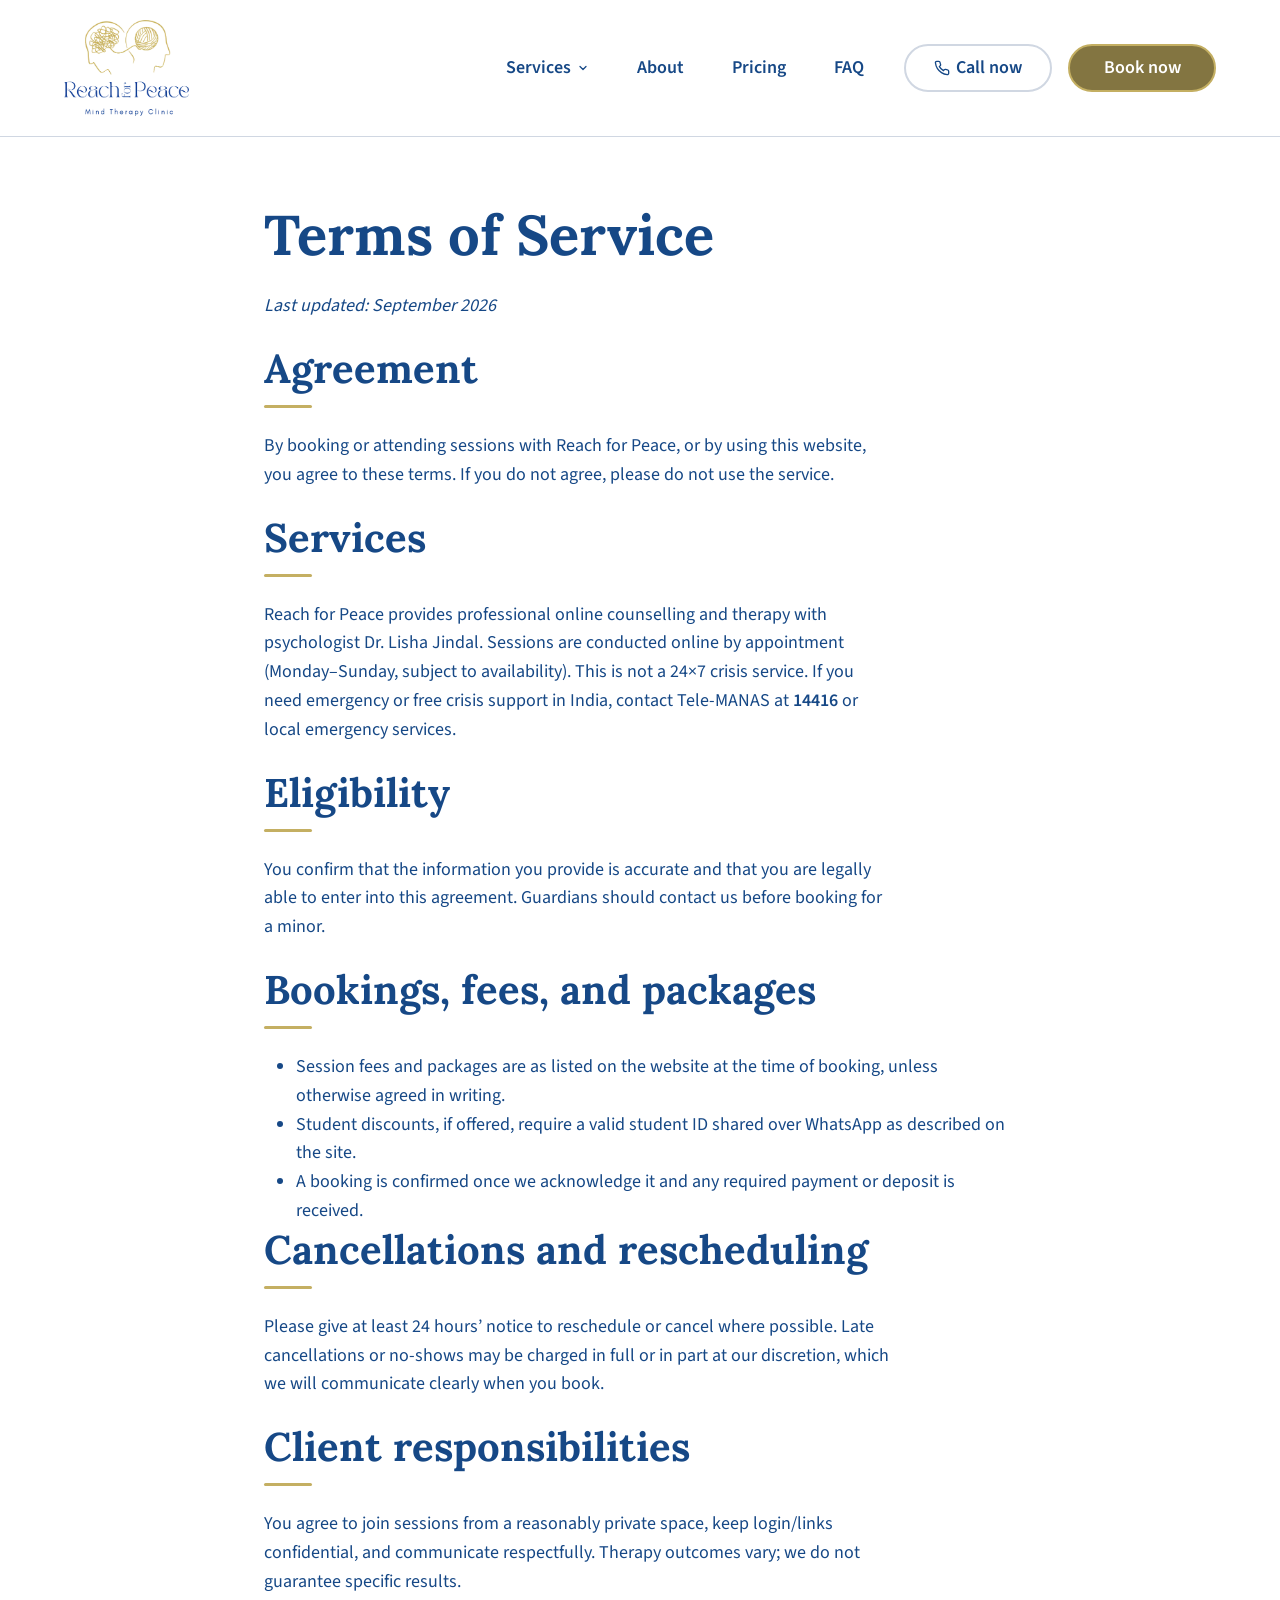
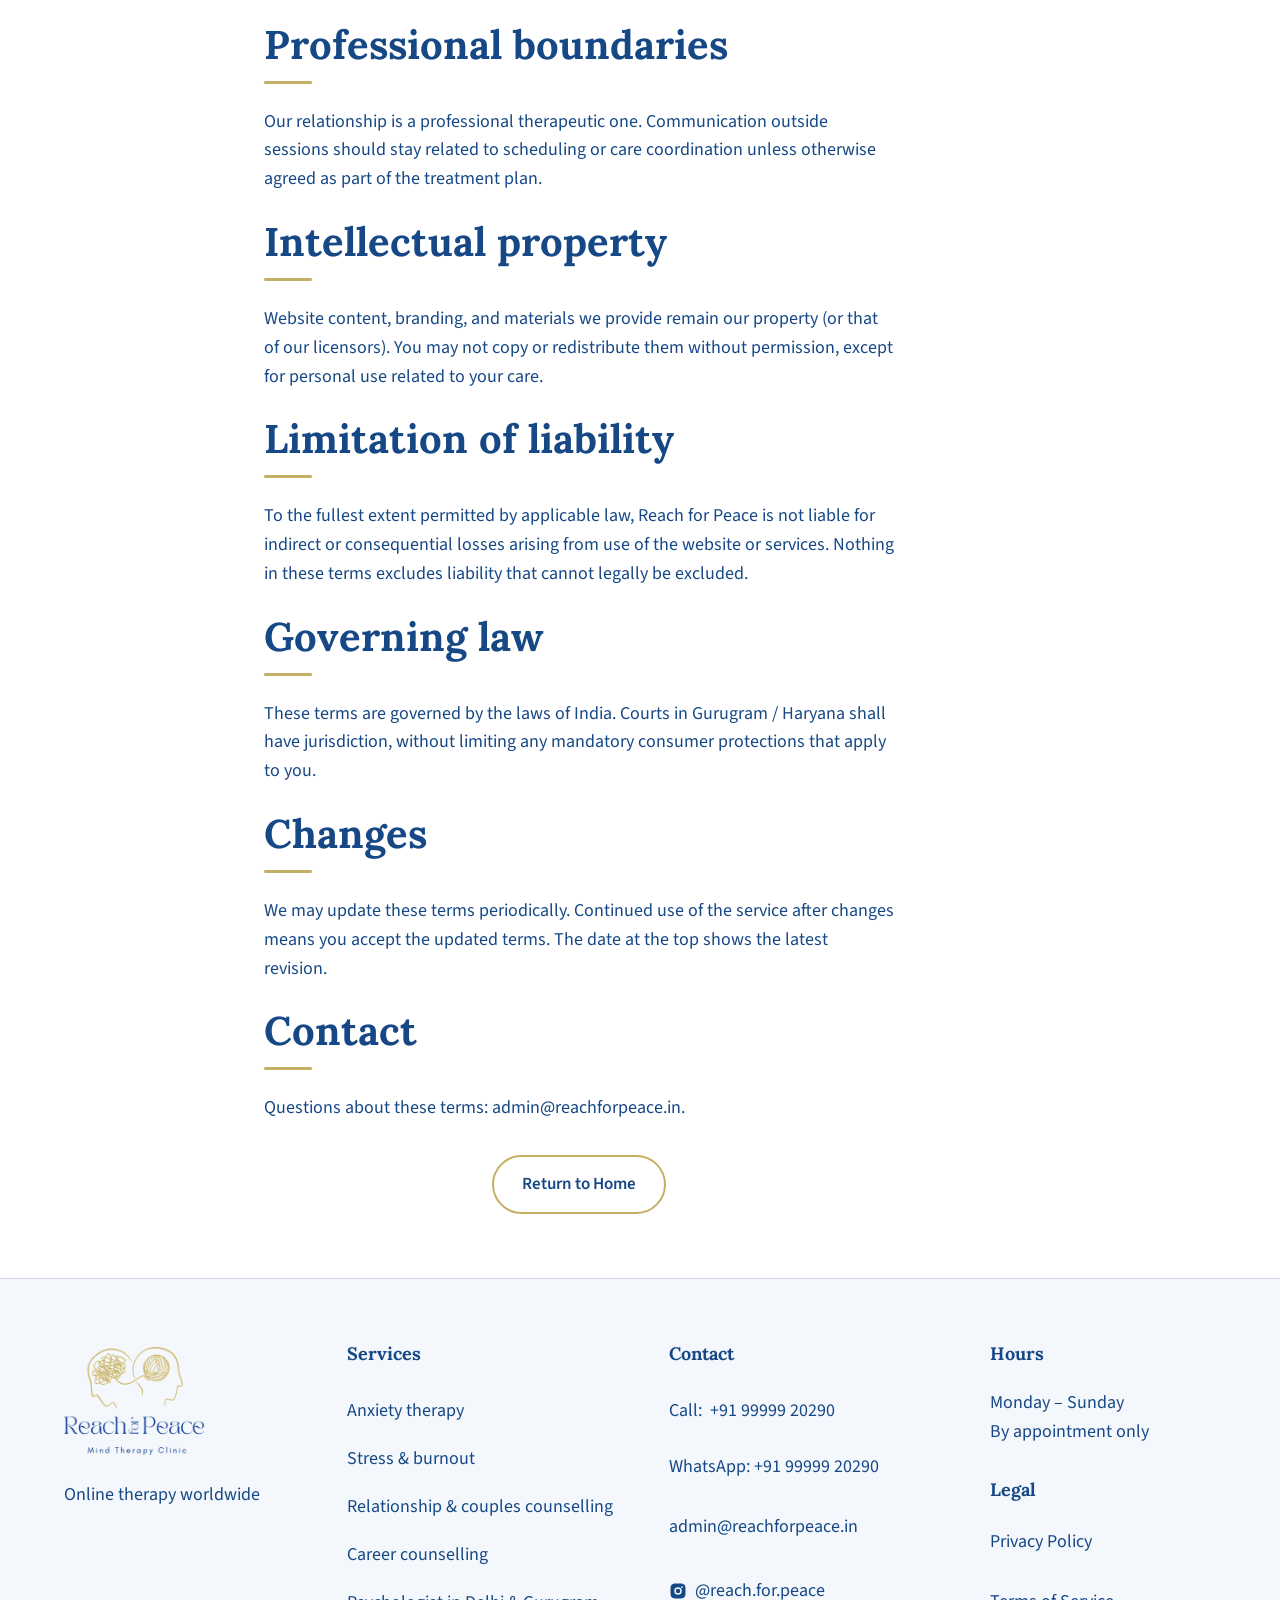
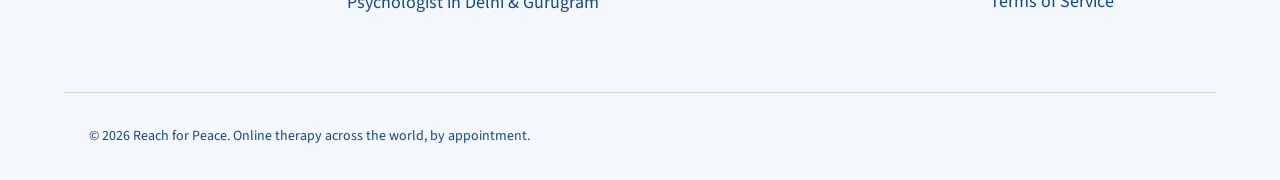
<file: terms.html>
<!DOCTYPE html>
<html lang="en-IN">
<head>
    <meta charset="UTF-8">
    <meta name="viewport" content="width=device-width, initial-scale=1.0">
    <link rel="canonical" href="https://reachforpeace.in/terms">
    <link rel="alternate" hreflang="en-IN" href="https://reachforpeace.in/terms" />
    <link rel="alternate" hreflang="x-default" href="https://reachforpeace.in/terms" />
    <meta name="description" content="Terms of Service for Reach for Peace online therapy with Dr. Lisha Jindal.">
    <title>Terms of Service | Reach for Peace</title>

    <!-- Open Graph -->
    <meta property="og:type" content="website">
    <meta property="og:locale" content="en_IN">
    <meta property="og:site_name" content="Reach for Peace">
    <meta property="og:title" content="Terms of Service | Reach for Peace">
    <meta property="og:description" content="Terms of Service for Reach for Peace online therapy with Dr. Lisha Jindal.">
    <meta property="og:url" content="https://reachforpeace.in/terms">
    <meta property="og:image" content="https://reachforpeace.in/assets/og-reach-for-peace.png">

    <!-- Twitter -->
    <meta name="twitter:card" content="summary">
    <meta name="twitter:title" content="Terms of Service | Reach for Peace">
    <meta name="twitter:description" content="Terms of Service for Reach for Peace online therapy with Dr. Lisha Jindal.">

    <link rel="preload" href="/assets/fonts/lora-v37-latin-700.woff2" as="font" type="font/woff2" crossorigin>
    <link rel="preload" href="/assets/fonts/source-sans-3-v20-latin-regular.woff2" as="font" type="font/woff2" crossorigin>
    <link rel="stylesheet" href="css/styles.css">

    <!-- Microsoft Clarity -->
    <script type="text/javascript">
        (function(c,l,a,r,i,t,y){
            c[a]=c[a]||function(){(c[a].q=c[a].q||[]).push(arguments)};
            t=l.createElement(r);t.async=1;t.src="https://www.clarity.ms/tag/"+i;
            y=l.getElementsByTagName(r)[0];y.parentNode.insertBefore(t,y);
        })(window, document, "clarity", "script", "yhasz21bfp");
    </script>
    <link rel="icon" href="/favicon.ico" sizes="16x16 32x32">
    <link rel="icon" type="image/png" sizes="48x48" href="/assets/favicon-48x48.png">
    <link rel="icon" type="image/png" sizes="96x96" href="/assets/favicon-96x96.png">
    <link rel="icon" type="image/png" sizes="192x192" href="/assets/icon-192.png">
    <link rel="icon" type="image/png" sizes="512x512" href="/assets/icon-512.png">
    <link rel="apple-touch-icon" sizes="180x180" href="/apple-touch-icon.png">
    <link rel="manifest" href="/site.webmanifest">
    <link rel="describedby" href="/llms.txt" title="llms.txt">
</head>
<body>
    <a href="#main-content" class="skip-link">Skip to main content</a>
    <header class="site-header" role="banner">
        <div class="container">
            <div class="header-content">
                <a href="/" class="wordmark" aria-label="Reach for Peace — Mind Therapy Clinic">
                    <picture>
                        <source type="image/webp" srcset="assets/logo-nav.webp">
                        <img src="assets/logo-nav.png" alt="Reach for Peace Mind Therapy Clinic" class="site-logo site-logo--nav" width="270" height="208" decoding="async" fetchpriority="high">
                    </picture>
                </a>
                <button class="mobile-menu-toggle" aria-label="Toggle navigation menu" aria-expanded="false">
                    <span class="hamburger"></span>
                </button>
                <nav class="main-nav" role="navigation" aria-label="Main navigation">
                    <ul>
                        <li class="nav-dropdown">
                            <button type="button" class="nav-dropdown-toggle" aria-expanded="false" aria-controls="nav-services-menu">Services<svg class="nav-dropdown-caret" width="12" height="12" viewBox="0 0 24 24" fill="none" stroke="currentColor" stroke-width="2.5" stroke-linecap="round" stroke-linejoin="round" aria-hidden="true" focusable="false"><polyline points="6 9 12 15 18 9"/></svg></button>
                            <ul class="nav-dropdown-menu" id="nav-services-menu">
                                <li><a href="/therapy-for-anxiety">Anxiety therapy</a></li>
                                <li><a href="/stress-and-burnout-counselling">Stress &amp; burnout</a></li>
                                <li><a href="/relationship-counselling">Relationship &amp; couples counselling</a></li>
                                <li><a href="/career-counselling">Career counselling</a></li>
                            </ul>
                        </li>
                        <li><a href="/about">About</a></li>
                        <li><a href="/#pricing">Pricing</a></li>
                        <li><a href="/#faq">FAQ</a></li>
                        <li class="nav-actions">
                            <a href="tel:+919999920290" class="nav-call" id="nav-call" aria-label="Call Reach for Peace now">
                                <svg class="nav-call-icon" width="16" height="16" viewBox="0 0 24 24" fill="none" stroke="currentColor" stroke-width="2" aria-hidden="true"><path d="M22 16.92v3a2 2 0 0 1-2.18 2 19.79 19.79 0 0 1-8.63-3.07 19.5 19.5 0 0 1-6-6 19.79 19.79 0 0 1-3.07-8.67A2 2 0 0 1 4.11 2h3a2 2 0 0 1 2 1.72c.127.96.361 1.903.7 2.81a2 2 0 0 1-.45 2.11L8.09 9.91a16 16 0 0 0 6 6l1.27-1.27a2 2 0 0 1 2.11-.45c.907.339 1.85.573 2.81.7A2 2 0 0 1 22 16.92z"/></svg>
                                <span class="nav-call-label">Call now</span>
                            </a>
                            <a href="https://wa.me/919999920290?text=Hi%2C%20I%27d%20like%20to%20know%20about%20therapy%20sessions%20with%20Dr.%20Lisha%20Jindal." class="nav-cta" data-clarity-event="book_whatsapp_cta" data-clarity-location="nav">Book now</a>
                        </li>
                    </ul>
                </nav>
            </div>
        </div>
    </header>
    <main id="main-content">
        <section class="legal-page" style="padding: 4rem 0;">
            <div class="container" style="max-width: 800px;">
                <h1>Terms of Service</h1>
                <p><em>Last updated: September 2026</em></p>

                <h2>Agreement</h2>
                <p>By booking or attending sessions with Reach for Peace, or by using this website, you agree to these terms. If you do not agree, please do not use the service.</p>

                <h2>Services</h2>
                <p>Reach for Peace provides professional online counselling and therapy with psychologist Dr. Lisha Jindal. Sessions are conducted online by appointment (Monday–Sunday, subject to availability). This is not a 24×7 crisis service. If you need emergency or free crisis support in India, contact Tele-MANAS at <strong>14416</strong> or local emergency services.</p>

                <h2>Eligibility</h2>
                <p>You confirm that the information you provide is accurate and that you are legally able to enter into this agreement. Guardians should contact us before booking for a minor.</p>

                <h2>Bookings, fees, and packages</h2>
                <ul style="list-style: disc; padding-left: 2rem;">
                    <li>Session fees and packages are as listed on the website at the time of booking, unless otherwise agreed in writing.</li>
                    <li>Student discounts, if offered, require a valid student ID shared over WhatsApp as described on the site.</li>
                    <li>A booking is confirmed once we acknowledge it and any required payment or deposit is received.</li>
                </ul>

                <h2>Cancellations and rescheduling</h2>
                <p>Please give at least 24 hours’ notice to reschedule or cancel where possible. Late cancellations or no-shows may be charged in full or in part at our discretion, which we will communicate clearly when you book.</p>

                <h2>Client responsibilities</h2>
                <p>You agree to join sessions from a reasonably private space, keep login/links confidential, and communicate respectfully. Therapy outcomes vary; we do not guarantee specific results.</p>

                <h2>Professional boundaries</h2>
                <p>Our relationship is a professional therapeutic one. Communication outside sessions should stay related to scheduling or care coordination unless otherwise agreed as part of the treatment plan.</p>

                <h2>Intellectual property</h2>
                <p>Website content, branding, and materials we provide remain our property (or that of our licensors). You may not copy or redistribute them without permission, except for personal use related to your care.</p>

                <h2>Limitation of liability</h2>
                <p>To the fullest extent permitted by applicable law, Reach for Peace is not liable for indirect or consequential losses arising from use of the website or services. Nothing in these terms excludes liability that cannot legally be excluded.</p>

                <h2>Governing law</h2>
                <p>These terms are governed by the laws of India. Courts in Gurugram / Haryana shall have jurisdiction, without limiting any mandatory consumer protections that apply to you.</p>

                <h2>Changes</h2>
                <p>We may update these terms periodically. Continued use of the service after changes means you accept the updated terms. The date at the top shows the latest revision.</p>

                <h2>Contact</h2>
                <p>Questions about these terms: <a href="mailto:admin@reachforpeace.in">admin@reachforpeace.in</a>.</p>

                <p style="text-align: center; margin-top: 2rem;">
                    <a href="/" class="btn btn-secondary">Return to Home</a>
                </p>
            </div>
        </section>
    </main>
    <footer class="site-footer" role="contentinfo">
        <div class="container">
            <div class="footer-content">
                <div class="footer-section footer-brand">
                    <a href="/" class="footer-logo-link" aria-label="Reach for Peace — Mind Therapy Clinic">
                        <picture>
                            <source type="image/webp" srcset="assets/logo-footer.webp">
                            <img src="assets/logo-footer.png" alt="Reach for Peace Mind Therapy Clinic" class="site-logo site-logo--footer" width="240" height="185" loading="lazy" decoding="async">
                        </picture>
                    </a>
                    <p>Online therapy worldwide</p>
                </div>
                
                <nav class="footer-section footer-services" aria-label="Services">
                    <h3>Services</h3>
                    <ul>
                        <li><a href="/therapy-for-anxiety">Anxiety therapy</a></li>
                        <li><a href="/stress-and-burnout-counselling">Stress &amp; burnout</a></li>
                        <li><a href="/relationship-counselling">Relationship &amp; couples counselling</a></li>
                        <li><a href="/career-counselling">Career counselling</a></li>
                        <li><a href="/psychologist-delhi-gurugram">Psychologist in Delhi &amp; Gurugram</a></li>
                    </ul>
                </nav>
                
                <div class="footer-section footer-contact">
                    <h3>Contact</h3>
                    <ul>
                        <li><a href="tel:+919999920290" id="footer-phone" class="footer-phone"><span class="footer-phone-label">Call:</span> <span id="phone-display">+91 99999 20290</span></a></li>
                        <li><a href="https://wa.me/919999920290?text=Hi%2C%20I%27d%20like%20to%20know%20about%20therapy%20sessions%20with%20Dr.%20Lisha%20Jindal." id="footer-whatsapp">WhatsApp: <span id="whatsapp-display">+91 99999 20290</span></a></li>
                        <li><a href="mailto:admin@reachforpeace.in" id="footer-email">admin@reachforpeace.in</a></li>
                        <li>
                            <a href="https://www.instagram.com/reach.for.peace/" class="footer-instagram" target="_blank" rel="noopener noreferrer" aria-label="Reach for Peace on Instagram">
                                <svg class="footer-social-icon" width="18" height="18" viewBox="0 0 24 24" fill="currentColor" aria-hidden="true"><path d="M12 2c2.717 0 3.056.01 4.122.06 1.065.05 1.79.217 2.428.465.66.254 1.216.598 1.772 1.153a4.908 4.908 0 0 1 1.153 1.772c.247.637.415 1.363.465 2.428.047 1.066.06 1.405.06 4.122 0 2.717-.01 3.056-.06 4.122-.05 1.065-.218 1.79-.465 2.428a4.883 4.883 0 0 1-1.153 1.772 4.915 4.915 0 0 1-1.772 1.153c-.637.247-1.363.415-2.428.465-1.066.047-1.405.06-4.122.06-2.717 0-3.056-.01-4.122-.06-1.065-.05-1.79-.218-2.428-.465a4.89 4.89 0 0 1-1.772-1.153 4.904 4.904 0 0 1-1.153-1.772c-.248-.637-.415-1.363-.465-2.428C2.013 15.056 2 14.717 2 12c0-2.717.01-3.056.06-4.122.05-1.066.217-1.79.465-2.428a4.88 4.88 0 0 1 1.153-1.772A4.897 4.897 0 0 1 5.45 2.525c.638-.248 1.362-.415 2.428-.465C8.944 2.013 9.283 2 12 2zm0 5a5 5 0 1 0 0 10 5 5 0 0 0 0-10zm6.5-.25a1.25 1.25 0 1 0-2.5 0 1.25 1.25 0 0 0 2.5 0zM12 9a3 3 0 1 1 0 6 3 3 0 0 1 0-6z"/></svg>
                                <span>@reach.for.peace</span>
                            </a>
                        </li>
                    </ul>
                </div>
                
                <div class="footer-stack">
                    <div class="footer-section footer-hours">
                        <h3>Hours</h3>
                        <p>Monday – Sunday<br>By appointment only</p>
                    </div>
                
                    <div class="footer-section footer-legal">
                        <h3>Legal</h3>
                        <ul>
                            <li><a href="/privacy">Privacy Policy</a></li>
                            <li><a href="/terms">Terms of Service</a></li>
                        </ul>
                    </div>
                </div>
            </div>

            <div class="footer-bottom">
                <p>&copy; 2026 Reach for Peace. Online therapy across the world, by appointment.</p>
            </div>
        </div>
    </footer>
    <script src="js/main.js"></script>
</body>
</html>
</file>
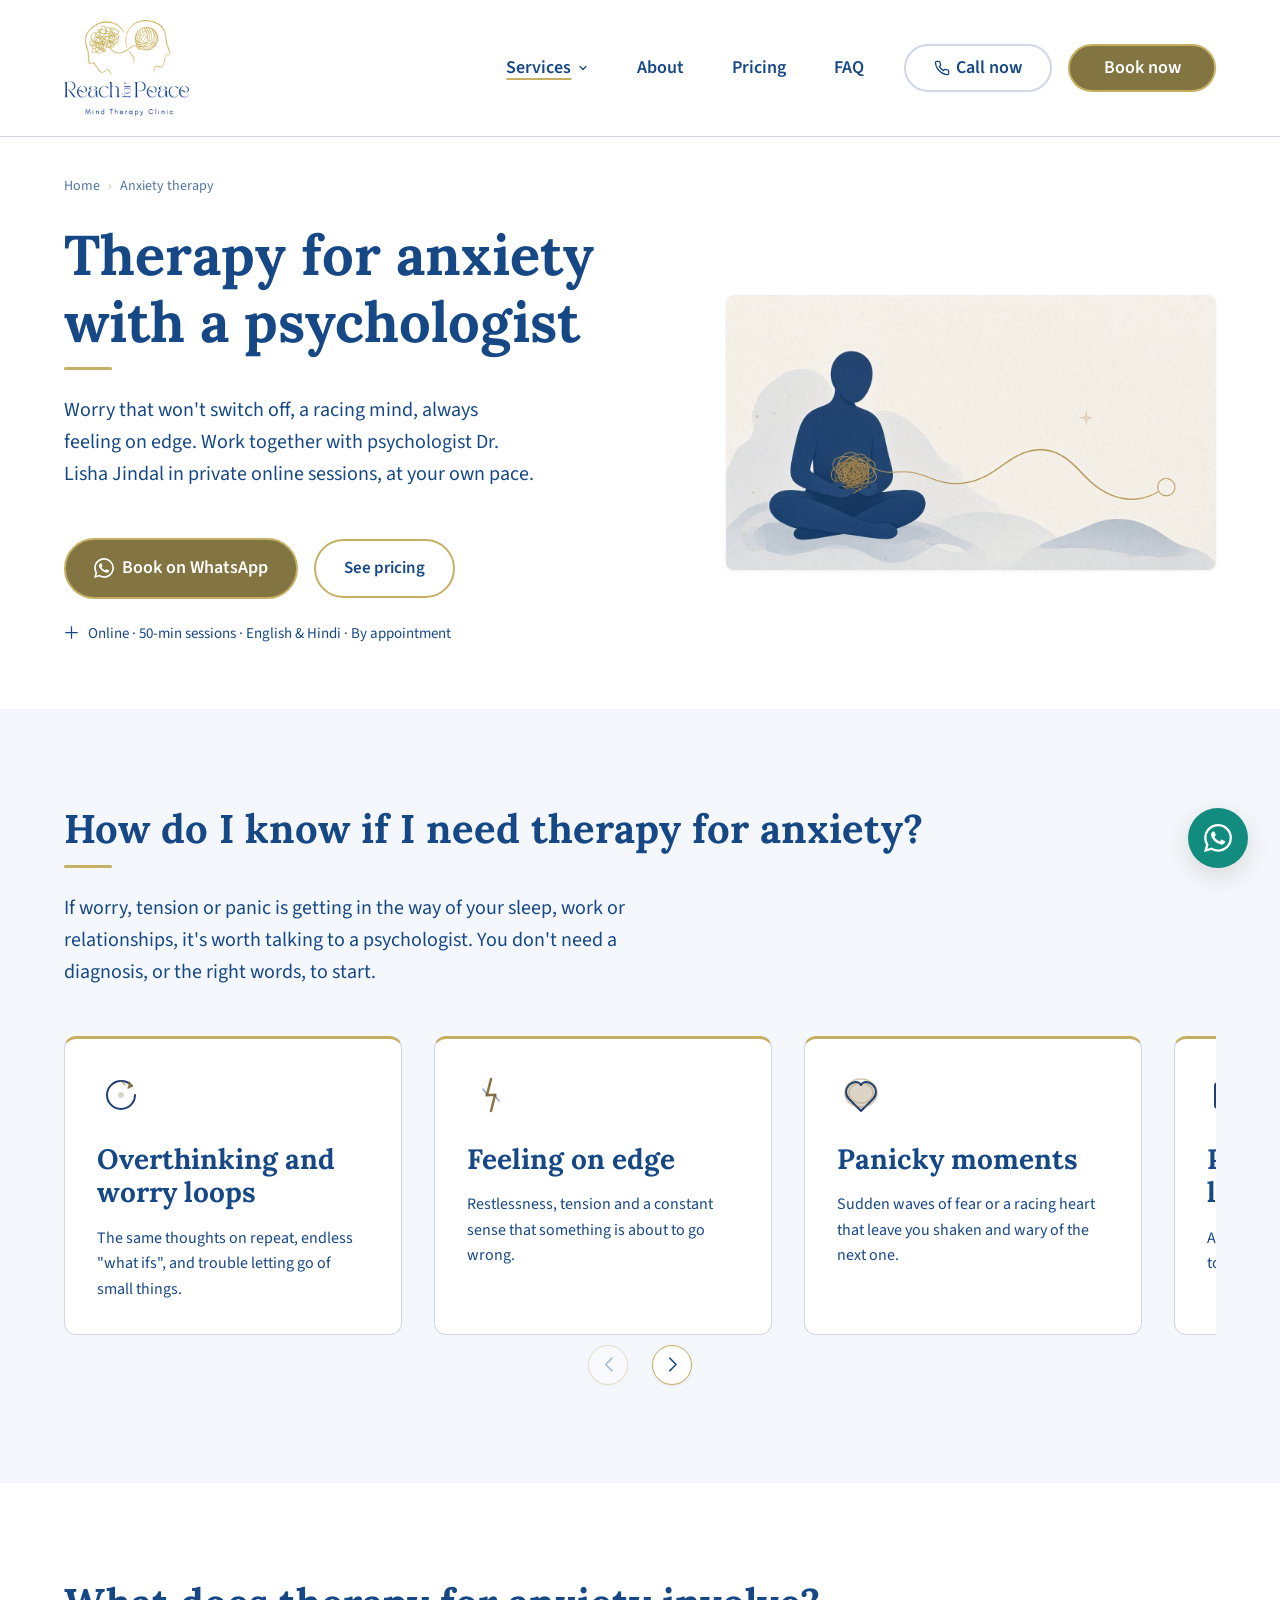
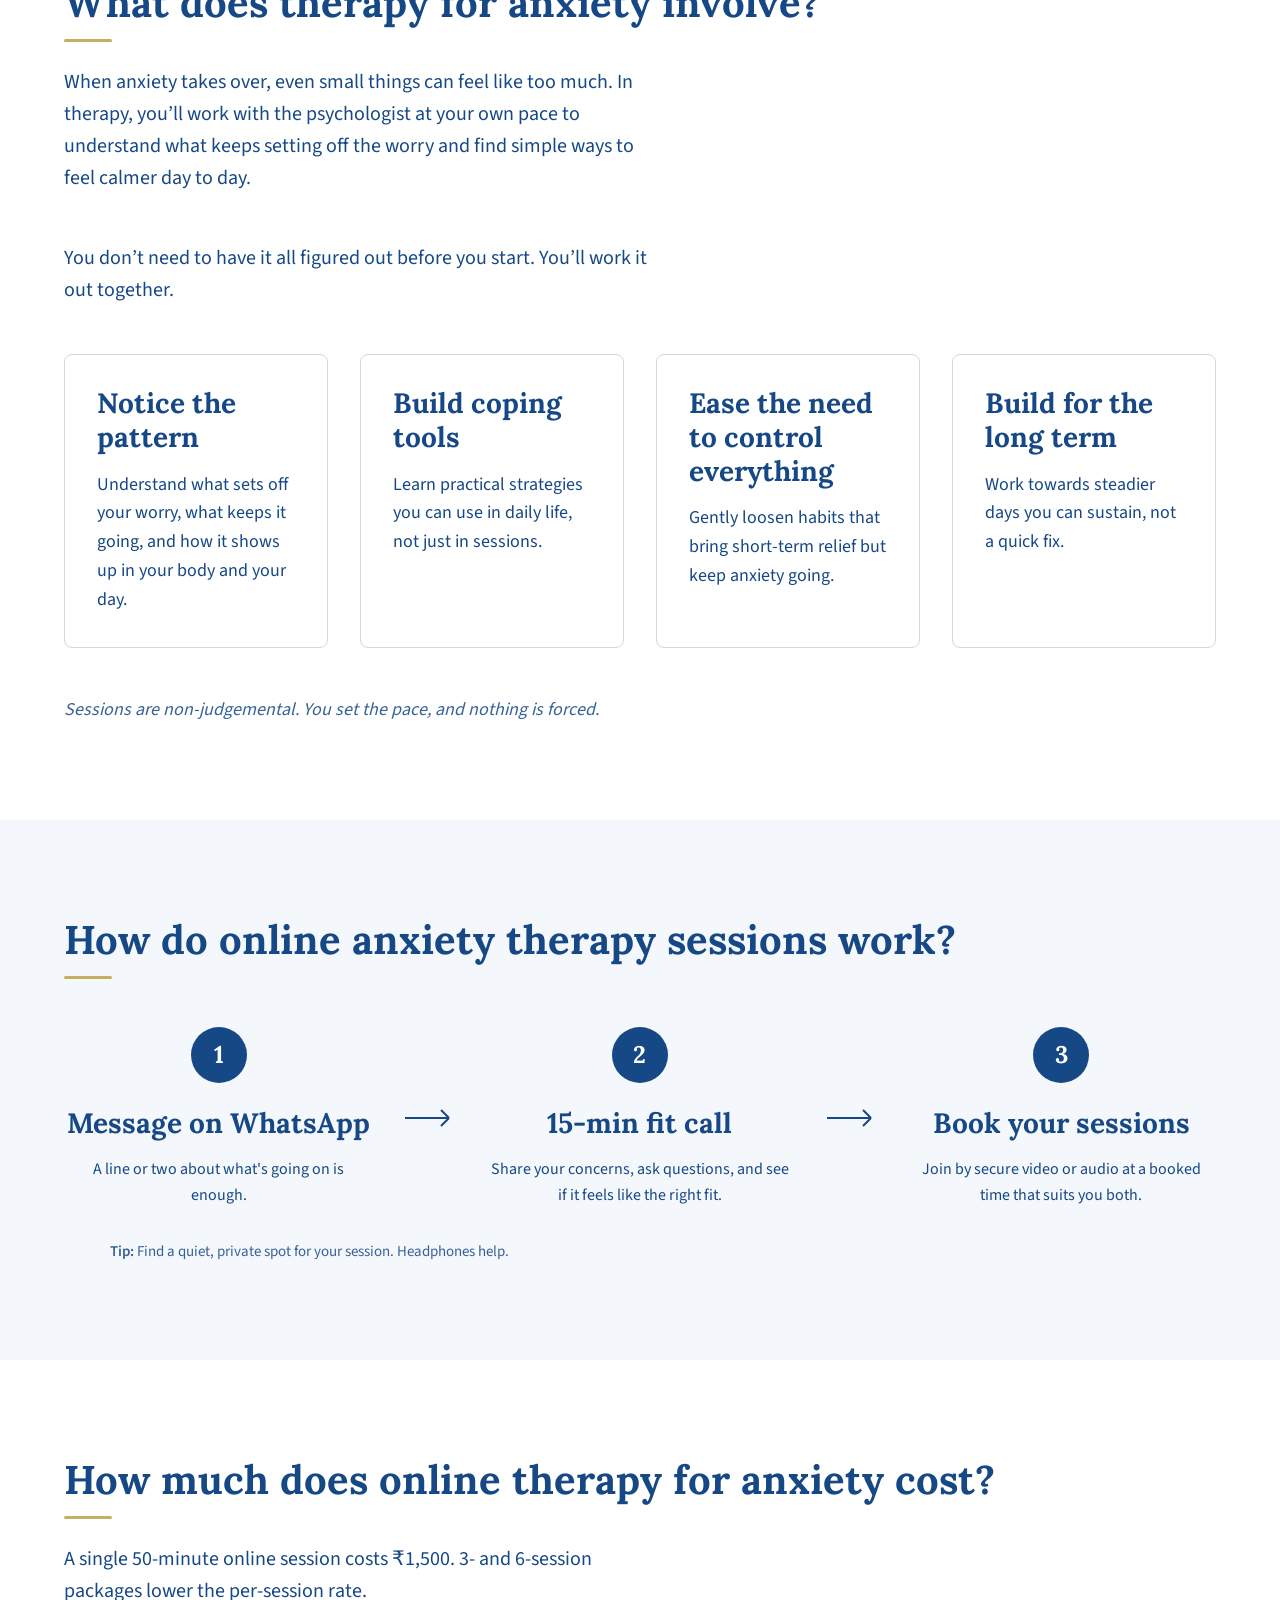
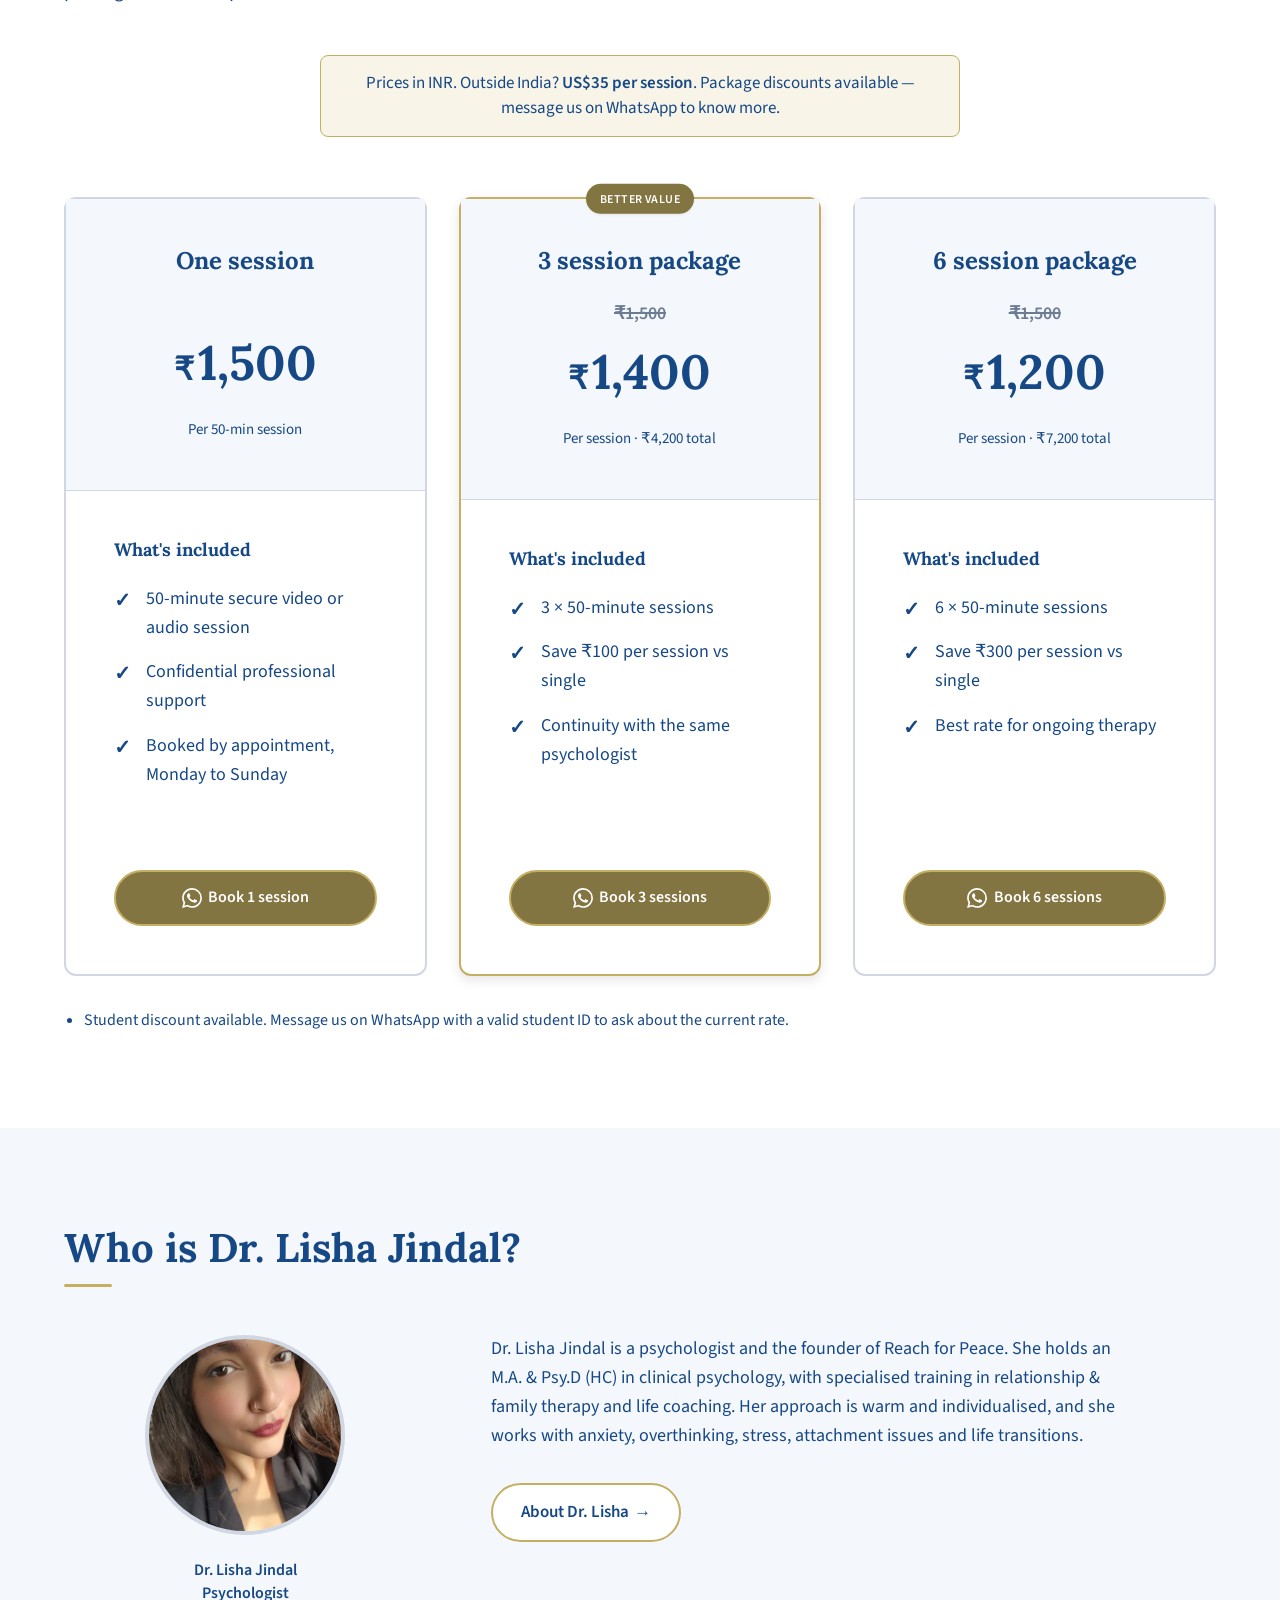
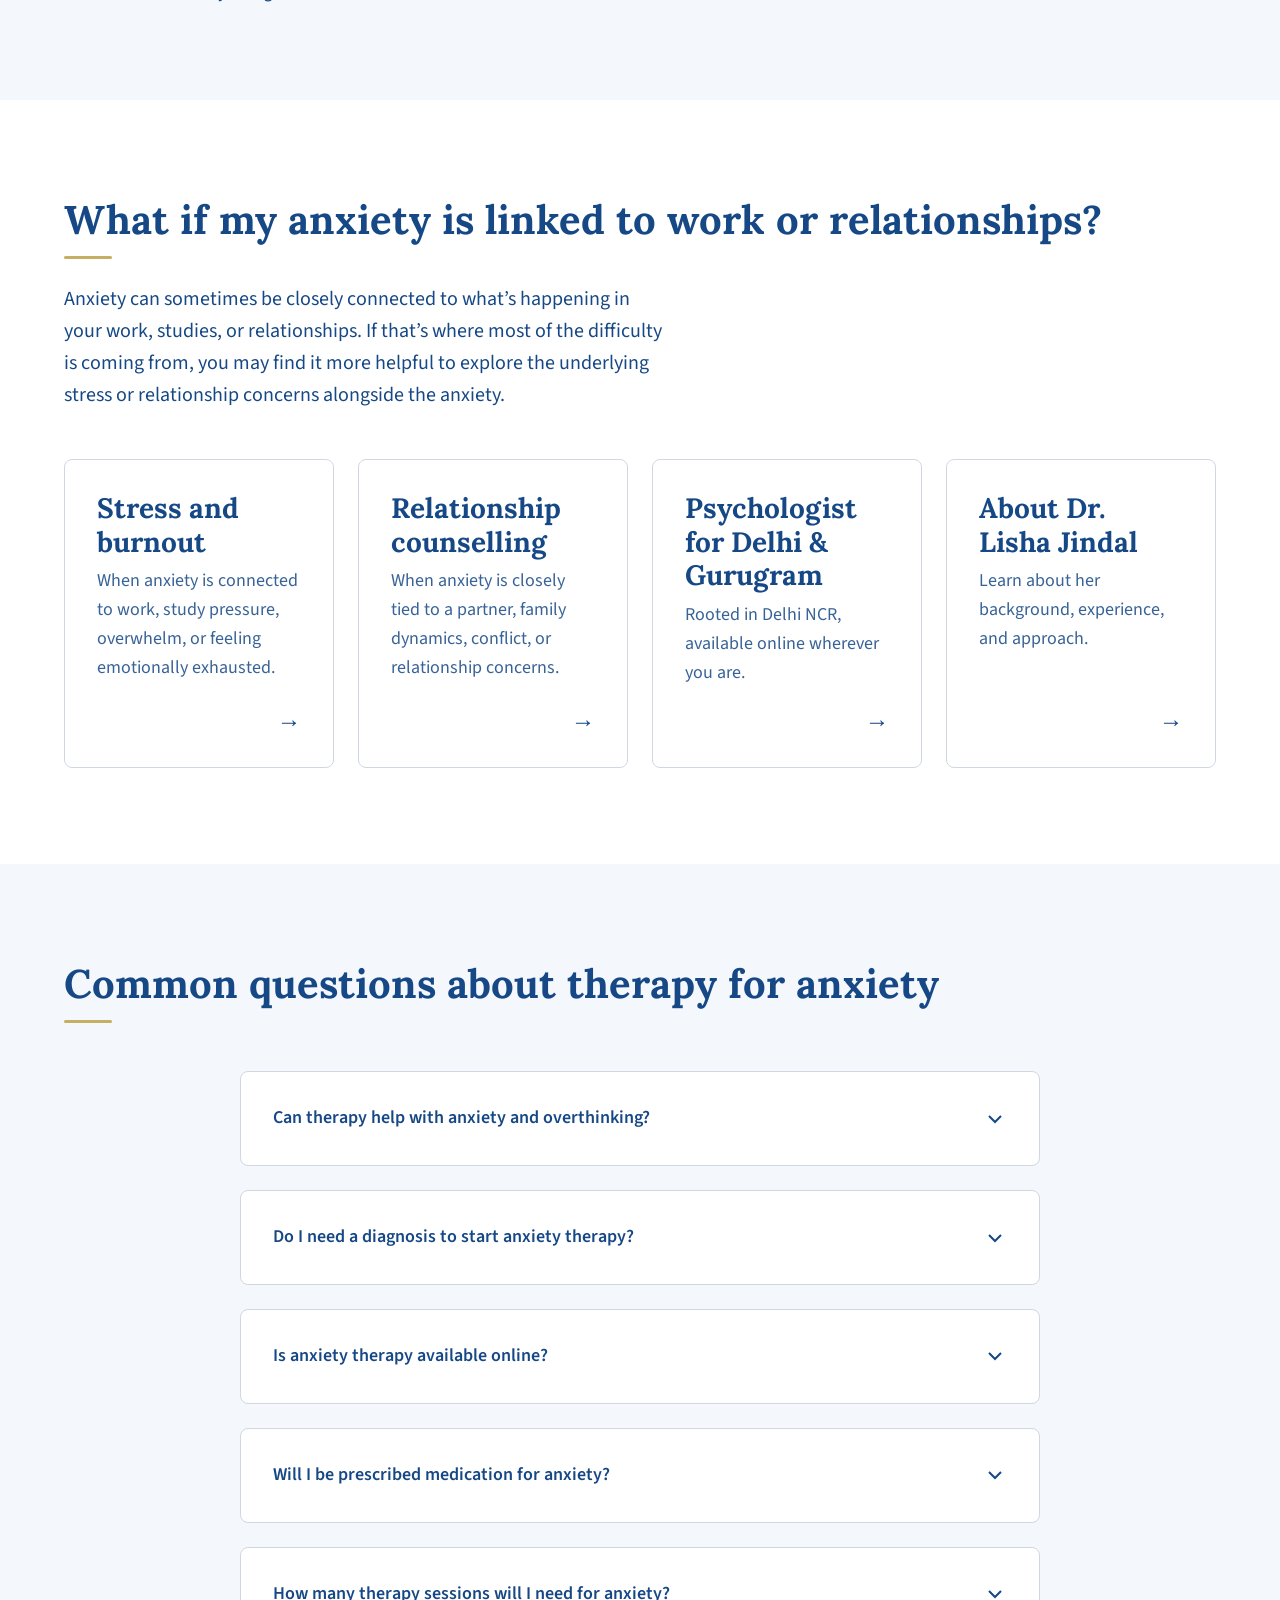
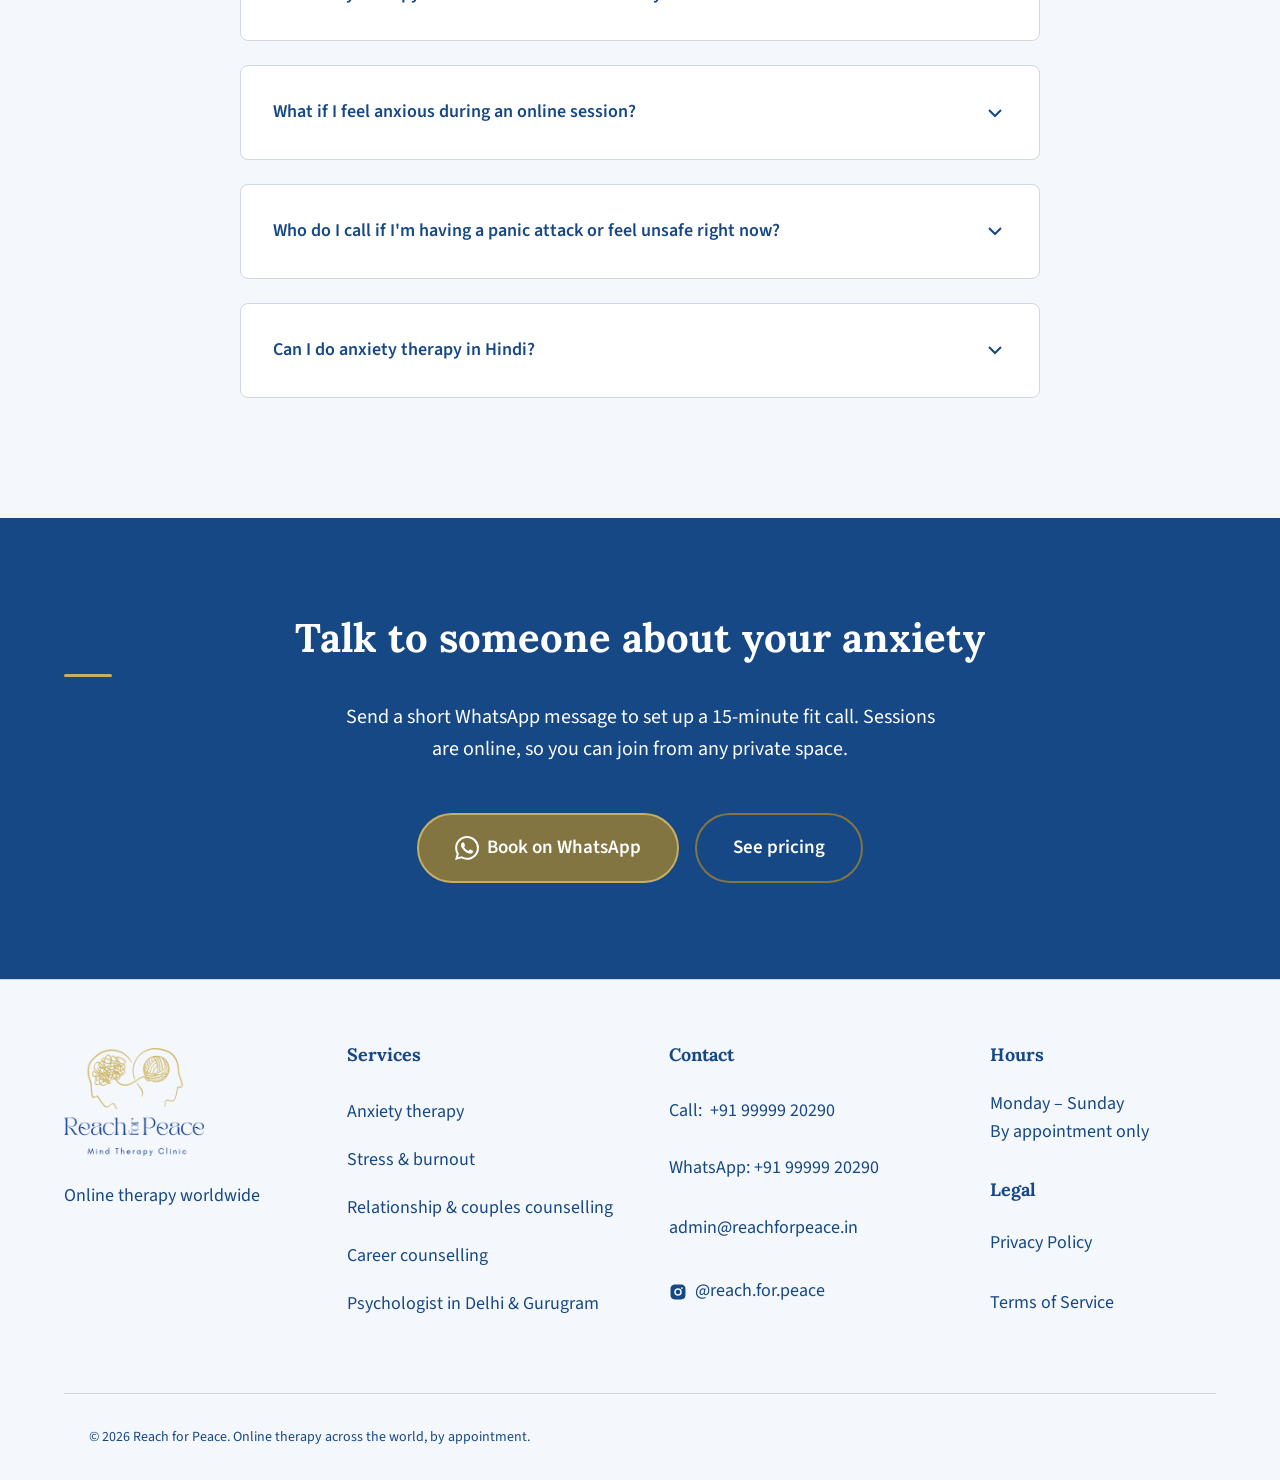
<file: therapy-for-anxiety.html>
<!DOCTYPE html>
<html lang="en-IN">
<head>
    <meta charset="UTF-8">
    <meta name="viewport" content="width=device-width, initial-scale=1.0">
    
    <!-- STAGING ONLY: Remove at launch -->
    <meta name="robots" content="index, follow, max-image-preview:large">
    
    <title>Anxiety Therapy &amp; Counselling | Reach for Peace</title>
    <meta name="description" content="Online anxiety therapy and counselling with psychologist Dr. Lisha Jindal. Help with worry, overthinking and panic, in English &amp; Hindi. Book on WhatsApp.">
    <meta name="author" content="Reach for Peace">
    <meta name="theme-color" content="#164886">
    <link rel="canonical" href="https://reachforpeace.in/therapy-for-anxiety">
    <link rel="alternate" hreflang="en-IN" href="https://reachforpeace.in/therapy-for-anxiety" />
    <link rel="alternate" hreflang="x-default" href="https://reachforpeace.in/therapy-for-anxiety" />

    <!-- Open Graph -->
    <meta property="og:type" content="website">
    <meta property="og:locale" content="en_IN">
    <meta property="og:site_name" content="Reach for Peace">
    <meta property="og:title" content="Anxiety Therapy &amp; Counselling | Reach for Peace">
    <meta property="og:description" content="Online anxiety therapy and counselling with psychologist Dr. Lisha Jindal. Help with worry, overthinking and panic, in English &amp; Hindi. Book on WhatsApp.">
    <meta property="og:url" content="https://reachforpeace.in/therapy-for-anxiety">
    <meta property="og:image" content="https://reachforpeace.in/assets/og/og-therapy-for-anxiety.jpg">
    <meta property="og:image:alt" content="Anxiety therapy with Reach for Peace">
    <meta property="og:image:width" content="1200">
    <meta property="og:image:height" content="630">

    <!-- Twitter -->
    <meta name="twitter:card" content="summary_large_image">
    <meta name="twitter:title" content="Anxiety Therapy &amp; Counselling | Reach for Peace">
    <meta name="twitter:description" content="Online anxiety therapy and counselling with psychologist Dr. Lisha Jindal. Help with worry, overthinking and panic, in English &amp; Hindi. Book on WhatsApp.">
    <meta name="twitter:image" content="https://reachforpeace.in/assets/og/og-therapy-for-anxiety.jpg">
    <meta name="twitter:image:alt" content="Anxiety therapy with Reach for Peace">

    <link rel="icon" href="/favicon.ico" sizes="16x16 32x32">
    <link rel="icon" type="image/png" sizes="48x48" href="/assets/favicon-48x48.png">
    <link rel="icon" type="image/png" sizes="96x96" href="/assets/favicon-96x96.png">
    <link rel="icon" type="image/png" sizes="192x192" href="/assets/icon-192.png">
    <link rel="icon" type="image/png" sizes="512x512" href="/assets/icon-512.png">
    <link rel="apple-touch-icon" sizes="180x180" href="/apple-touch-icon.png">
    <link rel="manifest" href="/site.webmanifest">
    <link rel="describedby" href="/llms.txt" title="llms.txt">

    <!-- Fonts -->
    <link rel="preload" href="/assets/fonts/lora-v37-latin-700.woff2" as="font" type="font/woff2" crossorigin>
    <link rel="preload" href="/assets/fonts/source-sans-3-v20-latin-regular.woff2" as="font" type="font/woff2" crossorigin>
    
    <!-- Styles -->
    <link rel="stylesheet" href="css/styles.css">
    <!-- Swiper 11 (help-card slider: mobile always, desktop only when 4+ cards) -->
    <link rel="stylesheet" href="css/vendor/swiper-bundle.min.css">
    
    <!-- JSON-LD Structured Data -->
    <script type="application/ld+json">
{
  "@context": "https://schema.org",
  "@graph": [
    {
      "@type": "WebPage",
      "@id": "https://reachforpeace.in/therapy-for-anxiety#webpage",
      "url": "https://reachforpeace.in/therapy-for-anxiety",
      "name": "Anxiety Therapy & Counselling | Dr. Lisha Jindal",
      "description": "Online anxiety therapy and counselling with psychologist Dr. Lisha Jindal. Help with worry, overthinking and panic, in English & Hindi. Book on WhatsApp.",
      "isPartOf": {
        "@id": "https://reachforpeace.in/#website"
      },
      "about": {
        "@id": "https://reachforpeace.in/therapy-for-anxiety#service"
      },
      "breadcrumb": {
        "@id": "https://reachforpeace.in/therapy-for-anxiety#breadcrumb"
      },
      "primaryImageOfPage": {
        "@type": "ImageObject",
        "url": "https://reachforpeace.in/assets/og/og-therapy-for-anxiety.jpg",
        "width": 1200,
        "height": 630
      },
      "inLanguage": "en-IN",
      "reviewedBy": {
        "@id": "https://reachforpeace.in/#founder"
      }
    },
    {
      "@type": "BreadcrumbList",
      "@id": "https://reachforpeace.in/therapy-for-anxiety#breadcrumb",
      "itemListElement": [
        {
          "@type": "ListItem",
          "position": 1,
          "name": "Home",
          "item": "https://reachforpeace.in/"
        },
        {
          "@type": "ListItem",
          "position": 2,
          "name": "Anxiety therapy",
          "item": "https://reachforpeace.in/therapy-for-anxiety"
        }
      ]
    },
    {
      "@type": "Service",
      "@id": "https://reachforpeace.in/therapy-for-anxiety#service",
      "name": "Anxiety therapy",
      "serviceType": "Therapy for anxiety",
      "description": "Online therapy and counselling for anxiety and overthinking with psychologist Dr. Lisha Jindal, in English and Hindi, by appointment.",
      "provider": [
        {
          "@id": "https://reachforpeace.in/#organization"
        },
        {
          "@id": "https://reachforpeace.in/#founder"
        }
      ],
      "areaServed": [
        {
          "@type": "Country",
          "name": "India"
        },
        "Worldwide"
      ],
      "availableLanguage": [
        "en-IN",
        "hi-IN"
      ],
      "availableChannel": {
        "@type": "ServiceChannel",
        "serviceUrl": "https://reachforpeace.in/therapy-for-anxiety",
        "availableLanguage": [
          "en-IN",
          "hi-IN"
        ]
      },
      "offers": [
        {
          "@type": "Offer",
          "name": "One 50-minute session",
          "price": "1500",
          "priceCurrency": "INR",
          "availability": "https://schema.org/InStock",
          "url": "https://reachforpeace.in/therapy-for-anxiety#pricing"
        },
        {
          "@type": "Offer",
          "name": "3-session package",
          "price": "4200",
          "priceCurrency": "INR",
          "availability": "https://schema.org/InStock",
          "url": "https://reachforpeace.in/therapy-for-anxiety#pricing"
        },
        {
          "@type": "Offer",
          "name": "6-session package",
          "price": "7200",
          "priceCurrency": "INR",
          "availability": "https://schema.org/InStock",
          "url": "https://reachforpeace.in/therapy-for-anxiety#pricing"
        },
        {
          "@type": "Offer",
          "name": "One session, clients outside India",
          "price": "35",
          "priceCurrency": "USD",
          "availability": "https://schema.org/InStock",
          "url": "https://reachforpeace.in/therapy-for-anxiety#pricing"
        }
      ]
    },
    {
      "@type": "FAQPage",
      "@id": "https://reachforpeace.in/therapy-for-anxiety#faq",
      "mainEntity": [
        {
          "@type": "Question",
          "name": "Can therapy help with anxiety and overthinking?",
          "acceptedAnswer": {
            "@type": "Answer",
            "text": "Therapy can help many people with anxiety and overthinking. Dr. Lisha Jindal helps you understand your worry patterns and build practical ways to cope, using evidence-based, client-centred methods tailored to you. Results vary from person to person."
          }
        },
        {
          "@type": "Question",
          "name": "Do I need a diagnosis to start anxiety therapy?",
          "acceptedAnswer": {
            "@type": "Answer",
            "text": "No. You can start with what you’re noticing, whether that’s constant worry, restlessness, overthinking, or difficulty switching off. You don’t need a diagnosis or a label to reach out for therapy."
          }
        },
        {
          "@type": "Question",
          "name": "Is anxiety therapy available online?",
          "acceptedAnswer": {
            "@type": "Answer",
            "text": "Yes. All sessions with Reach for Peace are online by secure video or audio, by appointment."
          }
        },
        {
          "@type": "Question",
          "name": "Will I be prescribed medication for anxiety?",
          "acceptedAnswer": {
            "@type": "Answer",
            "text": "No. Dr. Lisha Jindal is a psychologist and does not prescribe medication. If medication might help, we can coordinate with a psychiatrist."
          }
        },
        {
          "@type": "Question",
          "name": "How many therapy sessions will I need for anxiety?",
          "acceptedAnswer": {
            "@type": "Answer",
            "text": "There's no fixed number; it varies from person to person. Some people come for a few sessions to work on one concern, while others prefer ongoing support. You can discuss this on your fit call and review it as you go."
          }
        },
        {
          "@type": "Question",
          "name": "What if I feel anxious during an online session?",
          "acceptedAnswer": {
            "@type": "Answer",
            "text": "That's okay, and it's a common worry. You can pause, slow down or switch from video to audio. Everything goes at your pace, without judgement."
          }
        },
        {
          "@type": "Question",
          "name": "Who do I call if I'm having a panic attack or feel unsafe right now?",
          "acceptedAnswer": {
            "@type": "Answer",
            "text": "Call Tele-MANAS on 14416, India's free government mental-health helpline, available 24×7. If you are in immediate danger, contact local emergency services. Reach for Peace is not a 24×7 or crisis service."
          }
        },
        {
          "@type": "Question",
          "name": "Can I do anxiety therapy in Hindi?",
          "acceptedAnswer": {
            "@type": "Answer",
            "text": "Yes. Sessions are available in English and Hindi."
          }
        }
      ]
    }
  ]
}
    </script>

    <!-- Microsoft Clarity -->
    <script type="text/javascript">
        (function(c,l,a,r,i,t,y){
            c[a]=c[a]||function(){(c[a].q=c[a].q||[]).push(arguments)};
            t=l.createElement(r);t.async=1;t.src="https://www.clarity.ms/tag/"+i;
            y=l.getElementsByTagName(r)[0];y.parentNode.insertBefore(t,y);
        })(window, document, "clarity", "script", "yhasz21bfp");
    </script>
</head>
<body>
    <!-- Skip Link for Accessibility -->
    <a href="#main-content" class="skip-link">Skip to main content</a>
    
    <!-- Header -->
    <header class="site-header" role="banner">
        <div class="container">
            <div class="header-content">
                <a href="/" class="wordmark" aria-label="Reach for Peace — Mind Therapy Clinic">
                    <picture>
                        <source type="image/webp" srcset="assets/logo-nav.webp">
                        <img src="assets/logo-nav.png" alt="Reach for Peace Mind Therapy Clinic" class="site-logo site-logo--nav" width="270" height="208" decoding="async" fetchpriority="high">
                    </picture>
                </a>
                <button class="mobile-menu-toggle" aria-label="Toggle navigation menu" aria-expanded="false">
                    <span class="hamburger"></span>
                </button>
                <nav class="main-nav" role="navigation" aria-label="Main navigation">
                    <ul>
                        <li class="nav-dropdown is-current">
                            <button type="button" class="nav-dropdown-toggle" aria-expanded="false" aria-controls="nav-services-menu">Services<svg class="nav-dropdown-caret" width="12" height="12" viewBox="0 0 24 24" fill="none" stroke="currentColor" stroke-width="2.5" stroke-linecap="round" stroke-linejoin="round" aria-hidden="true" focusable="false"><polyline points="6 9 12 15 18 9"/></svg></button>
                            <ul class="nav-dropdown-menu" id="nav-services-menu">
                                <li><a href="/therapy-for-anxiety" aria-current="page">Anxiety therapy</a></li>
                                <li><a href="/stress-and-burnout-counselling">Stress &amp; burnout</a></li>
                                <li><a href="/relationship-counselling">Relationship &amp; couples counselling</a></li>
                                <li><a href="/career-counselling">Career counselling</a></li>
                            </ul>
                        </li>
                        <li><a href="/about">About</a></li>
                        <li><a href="#pricing">Pricing</a></li>
                        <li><a href="#faq">FAQ</a></li>
                        <li class="nav-actions">
                            <a href="tel:+919999920290" class="nav-call" id="nav-call" aria-label="Call Reach for Peace now">
                                <svg class="nav-call-icon" width="16" height="16" viewBox="0 0 24 24" fill="none" stroke="currentColor" stroke-width="2" aria-hidden="true"><path d="M22 16.92v3a2 2 0 0 1-2.18 2 19.79 19.79 0 0 1-8.63-3.07 19.5 19.5 0 0 1-6-6 19.79 19.79 0 0 1-3.07-8.67A2 2 0 0 1 4.11 2h3a2 2 0 0 1 2 1.72c.127.96.361 1.903.7 2.81a2 2 0 0 1-.45 2.11L8.09 9.91a16 16 0 0 0 6 6l1.27-1.27a2 2 0 0 1 2.11-.45c.907.339 1.85.573 2.81.7A2 2 0 0 1 22 16.92z"/></svg>
                                <span class="nav-call-label">Call now</span>
                            </a>
                            <a href="https://wa.me/919999920290?text=Hi%2C%20I%27d%20like%20to%20know%20about%20anxiety%20therapy%20sessions%20with%20Dr.%20Lisha%20Jindal." class="nav-cta" data-clarity-event="book_whatsapp_cta" data-clarity-location="nav">Book now</a>
                        </li>
                    </ul>
                </nav>
            </div>
        </div>
    </header>
    
    <!-- Main Content -->
    <main id="main-content">
        <!-- Hero Section (Option A: split hero, copy left / image right) -->
        <section class="hero hero--service" aria-labelledby="hero-heading">
            <div class="container">
                <nav class="breadcrumb" aria-label="Breadcrumb">
                    <ol>
                        <li><a href="/">Home</a></li>
                        <li aria-current="page">Anxiety therapy</li>
                    </ol>
                </nav>
                <div class="hero-split">
                    <div class="hero-content">
                        <h1 id="hero-heading">Therapy for anxiety with a psychologist</h1>
                        <p class="hero-subcopy">Worry that won't switch off, a racing mind, always feeling on edge. Work together with psychologist Dr. Lisha Jindal in private online sessions, at your own pace.</p>
                        
                        <div class="hero-cta-group">
                            <a href="https://wa.me/919999920290?text=Hi%2C%20I%27d%20like%20to%20know%20about%20anxiety%20therapy%20sessions%20with%20Dr.%20Lisha%20Jindal." class="btn btn-primary btn-whatsapp" id="hero-book-whatsapp" data-clarity-event="book_whatsapp_cta" data-clarity-location="anxiety_hero" aria-label="Book on WhatsApp">
                                <svg class="whatsapp-icon" width="20" height="20" viewBox="0 0 24 24" fill="currentColor" aria-hidden="true">
                                    <path d="M17.472 14.382c-.297-.149-1.758-.867-2.03-.967-.273-.099-.471-.148-.67.15-.197.297-.767.966-.94 1.164-.173.199-.347.223-.644.075-.297-.15-1.255-.463-2.39-1.475-.883-.788-1.48-1.761-1.653-2.059-.173-.297-.018-.458.13-.606.134-.133.298-.347.446-.52.149-.174.198-.298.298-.497.099-.198.05-.371-.025-.52-.075-.149-.669-1.612-.916-2.207-.242-.579-.487-.5-.669-.51-.173-.008-.371-.01-.57-.01-.198 0-.52.074-.792.372-.272.297-1.04 1.016-1.04 2.479 0 1.462 1.065 2.875 1.213 3.074.149.198 2.096 3.2 5.077 4.487.709.306 1.262.489 1.694.625.712.227 1.36.195 1.871.118.571-.085 1.758-.719 2.006-1.413.248-.694.248-1.289.173-1.413-.074-.124-.272-.198-.57-.347m-5.421 7.403h-.004a9.87 9.87 0 01-5.031-1.378l-.361-.214-3.741.982.998-3.648-.235-.374a9.86 9.86 0 01-1.51-5.26c.001-5.45 4.436-9.884 9.888-9.884 2.64 0 5.122 1.03 6.988 2.898a9.825 9.825 0 012.893 6.994c-.003 5.45-4.437 9.884-9.885 9.884m8.413-18.297A11.815 11.815 0 0012.05 0C5.495 0 .16 5.335.157 11.892c0 2.096.547 4.142 1.588 5.945L.057 24l6.305-1.654a11.882 11.882 0 005.683 1.448h.005c6.554 0 11.89-5.335 11.893-11.893a11.821 11.821 0 00-3.48-8.413Z"/>
                                </svg>
                                Book on WhatsApp
                            </a>
                            <a href="#pricing" class="btn btn-secondary" aria-label="See pricing">See pricing</a>
                        </div>

                        <p class="hero-availability">
                            <svg width="16" height="16" viewBox="0 0 24 24" fill="none" stroke="currentColor" stroke-width="2" aria-hidden="true"><path d="M12 2v20M2 12h20"/></svg>
                            Online · 50-min sessions · English &amp; Hindi · By appointment
                        </p>
                    </div>
                    
                    <div class="hero-image hero-image--illustration">
                        <img
                            src="assets/illustrations/anxiety-hero-flat.jpg"
                            alt="Illustration of a calm person untangling a knot of thread into a smooth gold line, representing the journey through anxiety therapy"
                            width="1280"
                            height="720"
                            loading="eager"
                            decoding="async">
                    </div>
                </div>
            </div>
        </section>
        
        <!-- Who It Helps -->
        <section class="who-we-help" aria-labelledby="who-heading">
            <div class="container">
                <h2 id="who-heading">How do I know if I need therapy for anxiety?</h2>
                <p class="section-intro">If worry, tension or panic is getting in the way of your sleep, work or relationships, it's worth talking to a psychologist. You don't need a diagnosis, or the right words, to start.</p>
                
                <div class="help-grid swiper" id="help-grid-swiper" data-help-swiper>
                    <div class="swiper-wrapper">
                    <div class="help-card swiper-slide">
                        <div class="help-icon help-icon--loop" aria-hidden="true">
                            <svg width="48" height="48" viewBox="0 0 48 48" fill="none" xmlns="http://www.w3.org/2000/svg">
                                <!-- Circular loop arrows -->
                                <path d="M38 24C38 31.732 31.732 38 24 38C16.268 38 10 31.732 10 24C10 16.268 16.268 10 24 10C28.5 10 32.5 12 35 15" stroke="#1F3F73" stroke-width="2" stroke-linecap="round"/>
                                <path d="M32 11L35 15L31 17" fill="#8A7443" stroke="#8A7443" stroke-width="1.5" stroke-linecap="round" stroke-linejoin="round"/>
                                <path d="M24 10C24 10 26 12 28 14" stroke="#8A7443" stroke-width="1.5" stroke-linecap="round" opacity="0.6"/>
                                <circle cx="24" cy="24" r="3" fill="#8A7443" opacity="0.3"/>
                            </svg>
                        </div>
                        <h3>Overthinking and worry loops</h3>
                        <p>The same thoughts on repeat, endless "what ifs", and trouble letting go of small things.</p>
                    </div>
                    
                    <div class="help-card swiper-slide">
                        <div class="help-icon help-icon--pulse" aria-hidden="true">
                            <svg width="48" height="48" viewBox="0 0 48 48" fill="none" xmlns="http://www.w3.org/2000/svg">
                                <!-- Soft lightning / energy lines -->
                                <path d="M24 8L20 24L28 24L24 40" stroke="#8A7443" stroke-width="2.5" stroke-linecap="round" stroke-linejoin="round" fill="none"/>
                                <path d="M16 18C16 18 18 20 20 24" stroke="#1F3F73" stroke-width="1.5" stroke-linecap="round" opacity="0.5"/>
                                <path d="M32 30C32 30 30 28 28 24" stroke="#1F3F73" stroke-width="1.5" stroke-linecap="round" opacity="0.5"/>
                                <circle cx="20" cy="24" r="2" fill="#8A7443" opacity="0.4"/>
                                <circle cx="28" cy="24" r="2" fill="#8A7443" opacity="0.4"/>
                            </svg>
                        </div>
                        <h3>Feeling on edge</h3>
                        <p>Restlessness, tension and a constant sense that something is about to go wrong.</p>
                    </div>
                    
                    <div class="help-card swiper-slide">
                        <div class="help-icon help-icon--pulse" aria-hidden="true">
                            <svg width="48" height="48" viewBox="0 0 48 48" fill="none" xmlns="http://www.w3.org/2000/svg">
                                <!-- Heart with pulse ring -->
                                <path d="M24 40L12 28C8 24 8 18 12 14C16 10 22 10 24 14C26 10 32 10 36 14C40 18 40 24 36 28L24 40Z" fill="#8A7443" opacity="0.3"/>
                                <path d="M24 40L12 28C8 24 8 18 12 14C16 10 22 10 24 14C26 10 32 10 36 14C40 18 40 24 36 28L24 40Z" stroke="#1F3F73" stroke-width="2" stroke-linecap="round" stroke-linejoin="round"/>
                                <!-- Pulse rings -->
                                <ellipse cx="24" cy="22" rx="16" ry="14" stroke="#8A7443" stroke-width="1.5" opacity="0.4" class="pulse-ring-outer"/>
                                <ellipse cx="24" cy="22" rx="12" ry="10" stroke="#8A7443" stroke-width="1.5" opacity="0.3" class="pulse-ring-inner"/>
                            </svg>
                        </div>
                        <h3>Panicky moments</h3>
                        <p>Sudden waves of fear or a racing heart that leave you shaken and wary of the next one.</p>
                    </div>
                    
                    <div class="help-card swiper-slide">
                        <div class="help-icon help-icon--pulse" aria-hidden="true">
                            <svg width="48" height="48" viewBox="0 0 48 48" fill="none" xmlns="http://www.w3.org/2000/svg">
                                <!-- Calendar with a cancelled plan -->
                                <rect x="8" y="12" width="26" height="25" rx="3" fill="#8A7443" opacity="0.15"/>
                                <rect x="8" y="12" width="26" height="25" rx="3" stroke="#1F3F73" stroke-width="2" stroke-linejoin="round"/>
                                <path d="M8 19H34" stroke="#1F3F73" stroke-width="2"/>
                                <path d="M15 9V15M27 9V15" stroke="#1F3F73" stroke-width="2" stroke-linecap="round"/>
                                <rect x="13" y="23" width="4" height="4" rx="1" fill="#8A7443" opacity="0.5"/>
                                <rect x="19" y="23" width="4" height="4" rx="1" fill="#8A7443" opacity="0.5"/>
                                <rect x="13" y="29" width="4" height="4" rx="1" fill="#8A7443" opacity="0.5"/>
                                <!-- Gold "not today" slash -->
                                <circle cx="35" cy="35" r="7.5" fill="#FFFFFF" stroke="#8A7443" stroke-width="2"/>
                                <path d="M30 40L40 30" stroke="#8A7443" stroke-width="2" stroke-linecap="round"/>
                            </svg>
                        </div>
                        <h3>Pulling back from life</h3>
                        <p>Avoiding plans, calls or tasks that used to feel manageable.</p>
                    </div>
                    </div>
                    <button type="button" class="swiper-button-prev" aria-label="Previous sign of anxiety"></button>
                    <button type="button" class="swiper-button-next" aria-label="Next sign of anxiety"></button>
                </div>
            </div>
        </section>
        
        <!-- What Therapy Involves -->
        <section class="approach" aria-labelledby="approach-heading">
            <div class="container">
                <h2 id="approach-heading">What does therapy for anxiety involve?</h2>
                <p class="section-intro">When anxiety takes over, even small things can feel like too much. In therapy, you&rsquo;ll work with the psychologist at your own pace to understand what keeps setting off the worry and find simple ways to feel calmer day to day.</p>
                <p class="section-intro">You don&rsquo;t need to have it all figured out before you start. You&rsquo;ll work it out together.</p>
                
                <div class="approach-grid card-swiper swiper" data-card-swiper data-swiper-label="therapy step">
                    <div class="swiper-wrapper">
                    <div class="approach-card swiper-slide">
                        <h3>Notice the pattern</h3>
                        <p>Understand what sets off your worry, what keeps it going, and how it shows up in your body and your day.</p>
                    </div>
                    
                    <div class="approach-card swiper-slide">
                        <h3>Build coping tools</h3>
                        <p>Learn practical strategies you can use in daily life, not just in sessions.</p>
                    </div>
                    
                    <div class="approach-card swiper-slide">
                        <h3>Ease the need to control everything</h3>
                        <p>Gently loosen habits that bring short-term relief but keep anxiety going.</p>
                    </div>
                    
                    <div class="approach-card swiper-slide">
                        <h3>Build for the long term</h3>
                        <p>Work towards steadier days you can sustain, not a quick fix.</p>
                    </div>
                    </div>
                    <button type="button" class="swiper-button-prev" aria-label="Previous therapy step"></button>
                    <button type="button" class="swiper-button-next" aria-label="Next therapy step"></button>
                </div>
                
                <p class="approach-note">Sessions are non-judgemental. You set the pace, and nothing is forced.</p>
            </div>
        </section>
        
        <!-- How It Works -->
        <section class="how-it-works" aria-labelledby="how-heading">
            <div class="container">
                <h2 id="how-heading">How do online anxiety therapy sessions work?</h2>
                
                <div class="steps-grid">
                    <div class="step">
                        <div class="step-number" aria-hidden="true">1</div>
                        <h3>Message on WhatsApp</h3>
                        <p>A line or two about what's going on is enough.</p>
                    </div>
                    
                    <svg class="step-arrow" width="48" height="24" viewBox="0 0 48 24" fill="none" aria-hidden="true">
                        <path d="M0 12h44m0 0l-8-8m8 8l-8 8" stroke="currentColor" stroke-width="2"/>
                    </svg>
                    
                    <div class="step">
                        <div class="step-number" aria-hidden="true">2</div>
                        <h3>15-min fit call</h3>
                        <p>Share your concerns, ask questions, and see if it feels like the right fit.</p>
                    </div>
                    
                    <svg class="step-arrow" width="48" height="24" viewBox="0 0 48 24" fill="none" aria-hidden="true">
                        <path d="M0 12h44m0 0l-8-8m8 8l-8 8" stroke="currentColor" stroke-width="2"/>
                    </svg>
                    
                    <div class="step">
                        <div class="step-number" aria-hidden="true">3</div>
                        <h3>Book your sessions</h3>
                        <p>Join by secure video or audio at a booked time that suits you both.</p>
                    </div>
                </div>
                
                <p class="steps-tip"><strong>Tip:</strong> Find a quiet, private spot for your session. Headphones help.</p>
            </div>
        </section>
        
        <!-- Pricing -->
        <section class="pricing section--white-bg" id="pricing" aria-labelledby="pricing-heading">
            <div class="container">
                <h2 id="pricing-heading">How much does online therapy for anxiety cost?</h2>
                <p class="section-intro">A single 50-minute online session costs ₹1,500. 3- and 6-session packages lower the per-session rate.</p>
                
                <p class="pricing-student-note" style="text-align: center; margin-top: 0.5rem; margin-bottom: 2rem;">Prices in INR. Outside India? <strong>US$35 per session</strong>. Package discounts available — <a href="https://wa.me/919999920290" data-whatsapp-package="international-package-inquiry" data-clarity-event="book_whatsapp_cta" data-clarity-location="anxiety_pricing">message us on WhatsApp</a> to know more.</p>

                <div class="pricing-grid">
                    <article class="pricing-card">
                        <div class="pricing-header">
                            <h3>One session</h3>
                            <div class="price-amount">
                                <span class="price-currency">₹</span>
                                <span class="price-value">1,500</span>
                            </div>
                            <p class="pricing-note">Per 50-min session</p>
                        </div>
                        <div class="pricing-includes">
                            <h4>What's included</h4>
                            <ul>
                                <li>50-minute secure video or audio session</li>
                                <li>Confidential professional support</li>
                                <li>Booked by appointment, Monday to Sunday</li>
                            </ul>
                        </div>
                        <a href="https://wa.me/919999920290?text=Hi%2C%20I%20would%20like%20to%20book%201%20session%20%28%E2%82%B91%2C500%29%20with%20Reach%20for%20Peace." class="btn btn-primary btn-whatsapp" data-whatsapp-package="one-session" data-clarity-event="book_whatsapp_cta" data-clarity-location="anxiety_pricing" aria-label="Book one session on WhatsApp">
                            <svg class="whatsapp-icon" width="20" height="20" viewBox="0 0 24 24" fill="currentColor" aria-hidden="true">
                            <path d="M17.472 14.382c-.297-.149-1.758-.867-2.03-.967-.273-.099-.471-.148-.67.15-.197.297-.767.966-.94 1.164-.173.199-.347.223-.644.075-.297-.15-1.255-.463-2.39-1.475-.883-.788-1.48-1.761-1.653-2.059-.173-.297-.018-.458.13-.606.134-.133.298-.347.446-.52.149-.174.198-.298.298-.497.099-.198.05-.371-.025-.52-.075-.149-.669-1.612-.916-2.207-.242-.579-.487-.5-.669-.51-.173-.008-.371-.01-.57-.01-.198 0-.52.074-.792.372-.272.297-1.04 1.016-1.04 2.479 0 1.462 1.065 2.875 1.213 3.074.149.198 2.096 3.2 5.077 4.487.709.306 1.262.489 1.694.625.712.227 1.36.195 1.871.118.571-.085 1.758-.719 2.006-1.413.248-.694.248-1.289.173-1.413-.074-.124-.272-.198-.57-.347m-5.421 7.403h-.004a9.87 9.87 0 01-5.031-1.378l-.361-.214-3.741.982.998-3.648-.235-.374a9.86 9.86 0 01-1.51-5.26c.001-5.45 4.436-9.884 9.888-9.884 2.64 0 5.122 1.03 6.988 2.898a9.825 9.825 0 012.893 6.994c-.003 5.45-4.437 9.884-9.885 9.884m8.413-18.297A11.815 11.815 0 0012.05 0C5.495 0 .16 5.335.157 11.892c0 2.096.547 4.142 1.588 5.945L.057 24l6.305-1.654a11.882 11.882 0 005.683 1.448h.005c6.554 0 11.89-5.335 11.893-11.893a11.821 11.821 0 00-3.48-8.413Z"/>
                        </svg>
                            Book 1 session
                        </a>
                    </article>

                    <article class="pricing-card pricing-card--featured">
                        <p class="pricing-badge">Better value</p>
                        <div class="pricing-header">
                            <h3>3 session package</h3>
                            <div class="price-amount price-amount--sale">
                                <span class="price-was" aria-label="Usual single-session rate">₹1,500</span>
                                <span class="price-now">
                                    <span class="price-currency">₹</span>
                                    <span class="price-value">1,400</span>
                                </span>
                            </div>
                            <p class="pricing-note">Per session · ₹4,200 total</p>
                        </div>
                        <div class="pricing-includes">
                            <h4>What's included</h4>
                            <ul>
                                <li>3 × 50-minute sessions</li>
                                <li>Save ₹100 per session vs single</li>
                                <li>Continuity with the same psychologist</li>
                            </ul>
                        </div>
                        <a href="https://wa.me/919999920290?text=Hi%2C%20I%20would%20like%20to%20book%20the%203-session%20package%20%28%E2%82%B91%2C400/session%29%20with%20Reach%20for%20Peace." class="btn btn-primary btn-whatsapp" data-whatsapp-package="three-session" data-clarity-event="book_whatsapp_cta" data-clarity-location="anxiety_pricing" aria-label="Book 3 sessions on WhatsApp">
                            <svg class="whatsapp-icon" width="20" height="20" viewBox="0 0 24 24" fill="currentColor" aria-hidden="true">
                            <path d="M17.472 14.382c-.297-.149-1.758-.867-2.03-.967-.273-.099-.471-.148-.67.15-.197.297-.767.966-.94 1.164-.173.199-.347.223-.644.075-.297-.15-1.255-.463-2.39-1.475-.883-.788-1.48-1.761-1.653-2.059-.173-.297-.018-.458.13-.606.134-.133.298-.347.446-.52.149-.174.198-.298.298-.497.099-.198.05-.371-.025-.52-.075-.149-.669-1.612-.916-2.207-.242-.579-.487-.5-.669-.51-.173-.008-.371-.01-.57-.01-.198 0-.52.074-.792.372-.272.297-1.04 1.016-1.04 2.479 0 1.462 1.065 2.875 1.213 3.074.149.198 2.096 3.2 5.077 4.487.709.306 1.262.489 1.694.625.712.227 1.36.195 1.871.118.571-.085 1.758-.719 2.006-1.413.248-.694.248-1.289.173-1.413-.074-.124-.272-.198-.57-.347m-5.421 7.403h-.004a9.87 9.87 0 01-5.031-1.378l-.361-.214-3.741.982.998-3.648-.235-.374a9.86 9.86 0 01-1.51-5.26c.001-5.45 4.436-9.884 9.888-9.884 2.64 0 5.122 1.03 6.988 2.898a9.825 9.825 0 012.893 6.994c-.003 5.45-4.437 9.884-9.885 9.884m8.413-18.297A11.815 11.815 0 0012.05 0C5.495 0 .16 5.335.157 11.892c0 2.096.547 4.142 1.588 5.945L.057 24l6.305-1.654a11.882 11.882 0 005.683 1.448h.005c6.554 0 11.89-5.335 11.893-11.893a11.821 11.821 0 00-3.48-8.413Z"/>
                        </svg>
                            Book 3 sessions
                        </a>
                    </article>

                    <article class="pricing-card">
                        <div class="pricing-header">
                            <h3>6 session package</h3>
                            <div class="price-amount price-amount--sale">
                                <span class="price-was" aria-label="Usual single-session rate">₹1,500</span>
                                <span class="price-now">
                                    <span class="price-currency">₹</span>
                                    <span class="price-value">1,200</span>
                                </span>
                            </div>
                            <p class="pricing-note">Per session · ₹7,200 total</p>
                        </div>
                        <div class="pricing-includes">
                            <h4>What's included</h4>
                            <ul>
                                <li>6 × 50-minute sessions</li>
                                <li>Save ₹300 per session vs single</li>
                                <li>Best rate for ongoing therapy</li>
                            </ul>
                        </div>
                        <a href="https://wa.me/919999920290?text=Hi%2C%20I%20would%20like%20to%20book%20the%206-session%20package%20%28%E2%82%B91%2C200/session%29%20with%20Reach%20for%20Peace." class="btn btn-primary btn-whatsapp" data-whatsapp-package="six-session" data-clarity-event="book_whatsapp_cta" data-clarity-location="anxiety_pricing" aria-label="Book 6 sessions on WhatsApp">
                            <svg class="whatsapp-icon" width="20" height="20" viewBox="0 0 24 24" fill="currentColor" aria-hidden="true">
                            <path d="M17.472 14.382c-.297-.149-1.758-.867-2.03-.967-.273-.099-.471-.148-.67.15-.197.297-.767.966-.94 1.164-.173.199-.347.223-.644.075-.297-.15-1.255-.463-2.39-1.475-.883-.788-1.48-1.761-1.653-2.059-.173-.297-.018-.458.13-.606.134-.133.298-.347.446-.52.149-.174.198-.298.298-.497.099-.198.05-.371-.025-.52-.075-.149-.669-1.612-.916-2.207-.242-.579-.487-.5-.669-.51-.173-.008-.371-.01-.57-.01-.198 0-.52.074-.792.372-.272.297-1.04 1.016-1.04 2.479 0 1.462 1.065 2.875 1.213 3.074.149.198 2.096 3.2 5.077 4.487.709.306 1.262.489 1.694.625.712.227 1.36.195 1.871.118.571-.085 1.758-.719 2.006-1.413.248-.694.248-1.289.173-1.413-.074-.124-.272-.198-.57-.347m-5.421 7.403h-.004a9.87 9.87 0 01-5.031-1.378l-.361-.214-3.741.982.998-3.648-.235-.374a9.86 9.86 0 01-1.51-5.26c.001-5.45 4.436-9.884 9.888-9.884 2.64 0 5.122 1.03 6.988 2.898a9.825 9.825 0 012.893 6.994c-.003 5.45-4.437 9.884-9.885 9.884m8.413-18.297A11.815 11.815 0 0012.05 0C5.495 0 .16 5.335.157 11.892c0 2.096.547 4.142 1.588 5.945L.057 24l6.305-1.654a11.882 11.882 0 005.683 1.448h.005c6.554 0 11.89-5.335 11.893-11.893a11.821 11.821 0 00-3.48-8.413Z"/>
                        </svg>
                            Book 6 sessions
                        </a>
                    </article>
                </div>

                <ul class="pricing-student-bullet">
                    <li>Student discount available. Message us on WhatsApp with a valid student ID to ask about the current rate.</li>
                </ul>

            </div>
        </section>
        
        <!-- About Dr. Lisha -->
        <section class="about about--compact" id="about" aria-labelledby="about-heading">
            <div class="container">
                <h2 id="about-heading">Who is Dr. Lisha Jindal?</h2>
                
                <div class="about-content">
                    <div class="about-avatar">
                        <picture>
                            <source
                                type="image/webp"
                                srcset="assets/dr-lisha-jindal-psychologist-400.webp 400w, assets/dr-lisha-jindal-psychologist.webp 800w"
                                sizes="(max-width: 640px) 70vw, 400px">
                            <img
                                class="avatar-photo"
                                src="assets/dr-lisha-jindal-psychologist.jpg"
                                srcset="assets/dr-lisha-jindal-psychologist-400.jpg 400w, assets/dr-lisha-jindal-psychologist.jpg 800w"
                                sizes="(max-width: 640px) 70vw, 400px"
                                alt="Dr. Lisha Jindal, Psychologist"
                                width="400"
                                height="400"
                                loading="lazy"
                                decoding="async">
                        </picture>
                        <p class="avatar-caption">Dr. Lisha Jindal<br>Psychologist</p>
                    </div>
                    
                    <div class="about-text">
                        <p>Dr. Lisha Jindal is a psychologist and the founder of Reach for Peace. She holds an M.A. &amp; Psy.D (HC) in clinical psychology, with specialised training in relationship &amp; family therapy and life coaching. Her approach is warm and individualised, and she works with anxiety, overthinking, stress, attachment issues and life transitions.</p>
                        
                        <p><a href="/about" class="btn btn-secondary">About Dr. Lisha<span class="btn-arrow" aria-hidden="true">→</span></a></p>
                    </div>
                </div>
            </div>
        </section>
        
        <!-- Related Services -->
        <section class="related-services" aria-labelledby="related-heading">
            <div class="container">
                <h2 id="related-heading">What if my anxiety is linked to work or relationships?</h2>
                <p class="section-intro">Anxiety can sometimes be closely connected to what&rsquo;s happening in your work, studies, or relationships. If that&rsquo;s where most of the difficulty is coming from, you may find it more helpful to explore the underlying stress or relationship concerns alongside the anxiety.</p>
                
                <div class="related-grid card-swiper swiper" data-card-swiper data-swiper-label="related service">
                    <div class="swiper-wrapper">
                    <a href="/stress-and-burnout-counselling" class="related-card swiper-slide">
                        <h3>Stress and burnout</h3>
                        <p>When anxiety is connected to work, study pressure, overwhelm, or feeling emotionally exhausted.</p>
                        <span class="related-link-arrow">→</span>
                    </a>
                    
                    <a href="/relationship-counselling" class="related-card swiper-slide">
                        <h3>Relationship counselling</h3>
                        <p>When anxiety is closely tied to a partner, family dynamics, conflict, or relationship concerns.</p>
                        <span class="related-link-arrow">→</span>
                    </a>
                    
                    <a href="/psychologist-delhi-gurugram" class="related-card swiper-slide">
                        <h3>Psychologist for Delhi &amp; Gurugram</h3>
                        <p>Rooted in Delhi NCR, available online wherever you are.</p>
                        <span class="related-link-arrow">→</span>
                    </a>
                    
                    <a href="/about" class="related-card swiper-slide">
                        <h3>About Dr. Lisha Jindal</h3>
                        <p>Learn about her background, experience, and approach.</p>
                        <span class="related-link-arrow">→</span>
                    </a>
                    </div>
                    <button type="button" class="swiper-button-prev" aria-label="Previous related service"></button>
                    <button type="button" class="swiper-button-next" aria-label="Next related service"></button>
                </div>
            </div>
        </section>
        
        <!-- FAQ -->
        <section class="faq" id="faq" aria-labelledby="faq-heading">
            <div class="container">
                <h2 id="faq-heading">Common questions about therapy for anxiety</h2>
                
                <div class="faq-list">
                    <details class="faq-item">
                        <summary class="faq-question">
                            <span>Can therapy help with anxiety and overthinking?</span>
                            <svg class="faq-icon" width="24" height="24" viewBox="0 0 24 24" fill="none" stroke="currentColor" stroke-width="2" aria-hidden="true">
                                <polyline points="6 9 12 15 18 9"/>
                            </svg>
                        </summary>
                        <div class="faq-answer">
                            <p>Therapy can help many people with anxiety and overthinking. Dr. Lisha Jindal helps you understand your worry patterns and build practical ways to cope, using evidence-based, client-centred methods tailored to you. Results vary from person to person.</p>
                        </div>
                    </details>
                    
                    <details class="faq-item">
                        <summary class="faq-question">
                            <span>Do I need a diagnosis to start anxiety therapy?</span>
                            <svg class="faq-icon" width="24" height="24" viewBox="0 0 24 24" fill="none" stroke="currentColor" stroke-width="2" aria-hidden="true">
                                <polyline points="6 9 12 15 18 9"/>
                            </svg>
                        </summary>
                        <div class="faq-answer">
                            <p>No. You can start with what you&rsquo;re noticing, whether that&rsquo;s constant worry, restlessness, overthinking, or difficulty switching off. You don&rsquo;t need a diagnosis or a label to reach out for therapy.</p>
                        </div>
                    </details>
                    
                    <details class="faq-item">
                        <summary class="faq-question">
                            <span>Is anxiety therapy available online?</span>
                            <svg class="faq-icon" width="24" height="24" viewBox="0 0 24 24" fill="none" stroke="currentColor" stroke-width="2" aria-hidden="true">
                                <polyline points="6 9 12 15 18 9"/>
                            </svg>
                        </summary>
                        <div class="faq-answer">
                            <p>Yes. All sessions with Reach for Peace are online by secure video or audio, by appointment.</p>
                        </div>
                    </details>
                    
                    <details class="faq-item">
                        <summary class="faq-question">
                            <span>Will I be prescribed medication for anxiety?</span>
                            <svg class="faq-icon" width="24" height="24" viewBox="0 0 24 24" fill="none" stroke="currentColor" stroke-width="2" aria-hidden="true">
                                <polyline points="6 9 12 15 18 9"/>
                            </svg>
                        </summary>
                        <div class="faq-answer">
                            <p>No. Dr. Lisha Jindal is a psychologist and does not prescribe medication. If medication might help, we can coordinate with a psychiatrist.</p>
                        </div>
                    </details>
                    
                    <details class="faq-item">
                        <summary class="faq-question">
                            <span>How many therapy sessions will I need for anxiety?</span>
                            <svg class="faq-icon" width="24" height="24" viewBox="0 0 24 24" fill="none" stroke="currentColor" stroke-width="2" aria-hidden="true">
                                <polyline points="6 9 12 15 18 9"/>
                            </svg>
                        </summary>
                        <div class="faq-answer">
                            <p>There's no fixed number; it varies from person to person. Some people come for a few sessions to work on one concern, while others prefer ongoing support. You can discuss this on your fit call and review it as you go.</p>
                        </div>
                    </details>
                    
                    <details class="faq-item">
                        <summary class="faq-question">
                            <span>What if I feel anxious during an online session?</span>
                            <svg class="faq-icon" width="24" height="24" viewBox="0 0 24 24" fill="none" stroke="currentColor" stroke-width="2" aria-hidden="true">
                                <polyline points="6 9 12 15 18 9"/>
                            </svg>
                        </summary>
                        <div class="faq-answer">
                            <p>That's okay, and it's a common worry. You can pause, slow down or switch from video to audio. Everything goes at your pace, without judgement.</p>
                        </div>
                    </details>
                    
                    <details class="faq-item">
                        <summary class="faq-question">
                            <span>Who do I call if I'm having a panic attack or feel unsafe right now?</span>
                            <svg class="faq-icon" width="24" height="24" viewBox="0 0 24 24" fill="none" stroke="currentColor" stroke-width="2" aria-hidden="true">
                                <polyline points="6 9 12 15 18 9"/>
                            </svg>
                        </summary>
                        <div class="faq-answer">
                            <p>Call Tele-MANAS on 14416, India's free government mental-health helpline, available 24×7. If you are in immediate danger, contact local emergency services. Reach for Peace is not a 24×7 or crisis service.</p>
                        </div>
                    </details>
                    
                    <details class="faq-item">
                        <summary class="faq-question">
                            <span>Can I do anxiety therapy in Hindi?</span>
                            <svg class="faq-icon" width="24" height="24" viewBox="0 0 24 24" fill="none" stroke="currentColor" stroke-width="2" aria-hidden="true">
                                <polyline points="6 9 12 15 18 9"/>
                            </svg>
                        </summary>
                        <div class="faq-answer">
                            <p>Yes. Sessions are available in English and Hindi.</p>
                        </div>
                    </details>
                </div>
            </div>
        </section>
        
        <!-- Final CTA -->
        <section class="final-cta" aria-labelledby="final-cta-heading">
            <div class="container">
                <h2 id="final-cta-heading">Talk to someone about your anxiety</h2>
                <p class="final-cta-text">Send a short WhatsApp message to set up a 15-minute fit call. Sessions are online, so you can join from any private space.</p>
                
                <div class="final-cta-buttons">
                    <a href="https://wa.me/919999920290?text=Hi%2C%20I%27d%20like%20to%20know%20about%20anxiety%20therapy%20sessions%20with%20Dr.%20Lisha%20Jindal." class="btn btn-primary btn-whatsapp btn-large" id="final-book-whatsapp" data-clarity-event="book_whatsapp_cta" data-clarity-location="anxiety_final" aria-label="Book on WhatsApp">
                        <svg class="whatsapp-icon" width="24" height="24" viewBox="0 0 24 24" fill="currentColor" aria-hidden="true">
                            <path d="M17.472 14.382c-.297-.149-1.758-.867-2.03-.967-.273-.099-.471-.148-.67.15-.197.297-.767.966-.94 1.164-.173.199-.347.223-.644.075-.297-.15-1.255-.463-2.39-1.475-.883-.788-1.48-1.761-1.653-2.059-.173-.297-.018-.458.13-.606.134-.133.298-.347.446-.52.149-.174.198-.298.298-.497.099-.198.05-.371-.025-.52-.075-.149-.669-1.612-.916-2.207-.242-.579-.487-.5-.669-.51-.173-.008-.371-.01-.57-.01-.198 0-.52.074-.792.372-.272.297-1.04 1.016-1.04 2.479 0 1.462 1.065 2.875 1.213 3.074.149.198 2.096 3.2 5.077 4.487.709.306 1.262.489 1.694.625.712.227 1.36.195 1.871.118.571-.085 1.758-.719 2.006-1.413.248-.694.248-1.289.173-1.413-.074-.124-.272-.198-.57-.347m-5.421 7.403h-.004a9.87 9.87 0 01-5.031-1.378l-.361-.214-3.741.982.998-3.648-.235-.374a9.86 9.86 0 01-1.51-5.26c.001-5.45 4.436-9.884 9.888-9.884 2.64 0 5.122 1.03 6.988 2.898a9.825 9.825 0 012.893 6.994c-.003 5.45-4.437 9.884-9.885 9.884m8.413-18.297A11.815 11.815 0 0012.05 0C5.495 0 .16 5.335.157 11.892c0 2.096.547 4.142 1.588 5.945L.057 24l6.305-1.654a11.882 11.882 0 005.683 1.448h.005c6.554 0 11.89-5.335 11.893-11.893a11.821 11.821 0 00-3.48-8.413Z"/>
                        </svg>
                        Book on WhatsApp
                    </a>
                    <a href="#pricing" class="btn btn-secondary btn-large" aria-label="See pricing">See pricing</a>
                </div>
            </div>
        </section>
    </main>
    
    <!-- Footer -->
    <footer class="site-footer" role="contentinfo">
        <div class="container">
            <div class="footer-content">
                <div class="footer-section footer-brand">
                    <a href="/" class="footer-logo-link" aria-label="Reach for Peace — Mind Therapy Clinic">
                        <picture>
                            <source type="image/webp" srcset="assets/logo-footer.webp">
                            <img src="assets/logo-footer.png" alt="Reach for Peace Mind Therapy Clinic" class="site-logo site-logo--footer" width="240" height="185" loading="lazy" decoding="async">
                        </picture>
                    </a>
                    <p>Online therapy worldwide</p>
                </div>
                
                <nav class="footer-section footer-services" aria-label="Services">
                    <h3>Services</h3>
                    <ul>
                        <li><a href="/therapy-for-anxiety">Anxiety therapy</a></li>
                        <li><a href="/stress-and-burnout-counselling">Stress &amp; burnout</a></li>
                        <li><a href="/relationship-counselling">Relationship &amp; couples counselling</a></li>
                        <li><a href="/career-counselling">Career counselling</a></li>
                        <li><a href="/psychologist-delhi-gurugram">Psychologist in Delhi &amp; Gurugram</a></li>
                    </ul>
                </nav>
                
                <div class="footer-section footer-contact">
                    <h3>Contact</h3>
                    <ul>
                        <li><a href="tel:+919999920290" id="footer-phone" class="footer-phone"><span class="footer-phone-label">Call:</span> <span id="phone-display">+91 99999 20290</span></a></li>
                        <li><a href="https://wa.me/919999920290?text=Hi%2C%20I%27d%20like%20to%20know%20about%20anxiety%20therapy%20sessions%20with%20Dr.%20Lisha%20Jindal." id="footer-whatsapp">WhatsApp: <span id="whatsapp-display">+91 99999 20290</span></a></li>
                        <li><a href="mailto:admin@reachforpeace.in" id="footer-email">admin@reachforpeace.in</a></li>
                        <li>
                            <a href="https://www.instagram.com/reach.for.peace/" class="footer-instagram" target="_blank" rel="noopener noreferrer" aria-label="Reach for Peace on Instagram">
                                <svg class="footer-social-icon" width="18" height="18" viewBox="0 0 24 24" fill="currentColor" aria-hidden="true"><path d="M12 2c2.717 0 3.056.01 4.122.06 1.065.05 1.79.217 2.428.465.66.254 1.216.598 1.772 1.153a4.908 4.908 0 0 1 1.153 1.772c.247.637.415 1.363.465 2.428.047 1.066.06 1.405.06 4.122 0 2.717-.01 3.056-.06 4.122-.05 1.065-.218 1.79-.465 2.428a4.883 4.883 0 0 1-1.153 1.772 4.915 4.915 0 0 1-1.772 1.153c-.637.247-1.363.415-2.428.465-1.066.047-1.405.06-4.122.06-2.717 0-3.056-.01-4.122-.06-1.065-.05-1.79-.218-2.428-.465a4.89 4.89 0 0 1-1.772-1.153 4.904 4.904 0 0 1-1.153-1.772c-.248-.637-.415-1.363-.465-2.428C2.013 15.056 2 14.717 2 12c0-2.717.01-3.056.06-4.122.05-1.066.217-1.79.465-2.428a4.88 4.88 0 0 1 1.153-1.772A4.897 4.897 0 0 1 5.45 2.525c.638-.248 1.362-.415 2.428-.465C8.944 2.013 9.283 2 12 2zm0 5a5 5 0 1 0 0 10 5 5 0 0 0 0-10zm6.5-.25a1.25 1.25 0 1 0-2.5 0 1.25 1.25 0 0 0 2.5 0zM12 9a3 3 0 1 1 0 6 3 3 0 0 1 0-6z"/></svg>
                                <span>@reach.for.peace</span>
                            </a>
                        </li>
                    </ul>
                </div>
                
                <div class="footer-stack">
                    <div class="footer-section footer-hours">
                        <h3>Hours</h3>
                        <p>Monday – Sunday<br>By appointment only</p>
                    </div>
                
                    <div class="footer-section footer-legal">
                        <h3>Legal</h3>
                        <ul>
                            <li><a href="/privacy">Privacy Policy</a></li>
                            <li><a href="/terms">Terms of Service</a></li>
                        </ul>
                    </div>
                </div>
            </div>

            <div class="footer-bottom">
                <p>&copy; 2026 Reach for Peace. Online therapy across the world, by appointment.</p>
            </div>
        </div>
    </footer>
    
    <!-- WhatsApp Floating Action Button -->
    <a href="https://wa.me/919999920290?text=Hi%2C%20I%27d%20like%20to%20know%20about%20anxiety%20therapy%20sessions%20with%20Dr.%20Lisha%20Jindal." class="whatsapp-fab" id="whatsapp-fab" data-clarity-event="book_whatsapp_cta" data-clarity-location="anxiety_fab" aria-label="Message us on WhatsApp">
        <svg width="28" height="28" viewBox="0 0 24 24" fill="currentColor" aria-hidden="true">
            <path d="M17.472 14.382c-.297-.149-1.758-.867-2.03-.967-.273-.099-.471-.148-.67.15-.197.297-.767.966-.94 1.164-.173.199-.347.223-.644.075-.297-.15-1.255-.463-2.39-1.475-.883-.788-1.48-1.761-1.653-2.059-.173-.297-.018-.458.13-.606.134-.133.298-.347.446-.52.149-.174.198-.298.298-.497.099-.198.05-.371-.025-.52-.075-.149-.669-1.612-.916-2.207-.242-.579-.487-.5-.669-.51-.173-.008-.371-.01-.57-.01-.198 0-.52.074-.792.372-.272.297-1.04 1.016-1.04 2.479 0 1.462 1.065 2.875 1.213 3.074.149.198 2.096 3.2 5.077 4.487.709.306 1.262.489 1.694.625.712.227 1.36.195 1.871.118.571-.085 1.758-.719 2.006-1.413.248-.694.248-1.289.173-1.413-.074-.124-.272-.198-.57-.347m-5.421 7.403h-.004a9.87 9.87 0 01-5.031-1.378l-.361-.214-3.741.982.998-3.648-.235-.374a9.86 9.86 0 01-1.51-5.26c.001-5.45 4.436-9.884 9.888-9.884 2.64 0 5.122 1.03 6.988 2.898a9.825 9.825 0 012.893 6.994c-.003 5.45-4.437 9.884-9.885 9.884m8.413-18.297A11.815 11.815 0 0012.05 0C5.495 0 .16 5.335.157 11.892c0 2.096.547 4.142 1.588 5.945L.057 24l6.305-1.654a11.882 11.882 0 005.683 1.448h.005c6.554 0 11.89-5.335 11.893-11.893a11.821 11.821 0 00-3.48-8.413Z"/>
        </svg>
    </a>
    
    <!-- JavaScript -->
    <script src="js/vendor/swiper-bundle.min.js"></script>
    <script src="js/main.js"></script>
</body>
</html>
</file>
<file: css/styles.css>
/* ========================================
   Reach for Peace - Logo Palette (v1)
   Navy #164886 · Gold #c4af62 · White #FFFFFF
   ======================================== */

/* Self-hosted Fonts */
@font-face {
    font-family: 'Lora';
    font-style: normal;
    font-weight: 400;
    font-display: swap;
    src: url('../assets/fonts/lora-v37-latin-regular.woff2') format('woff2');
}

@font-face {
    font-family: 'Lora';
    font-style: normal;
    font-weight: 700;
    font-display: swap;
    src: url('../assets/fonts/lora-v37-latin-700.woff2') format('woff2');
}

@font-face {
    font-family: 'Source Sans 3';
    font-style: normal;
    font-weight: 400;
    font-display: swap;
    src: url('../assets/fonts/source-sans-3-v20-latin-regular.woff2') format('woff2');
}

@font-face {
    font-family: 'Source Sans 3';
    font-style: normal;
    font-weight: 600;
    font-display: swap;
    src: url('../assets/fonts/source-sans-3-v20-latin-600.woff2') format('woff2');
}

/* CSS Custom Properties (Design Tokens) */
:root {
    /* Colors - Logo Palette */
    --bg: #FFFFFF;
    --surface: #F4F7FB;
    --text: #164886;
    --accent: #164886;
    --accent-soft: #c4af62;
    --dark: #164886;
    --border: #D0D7E2;
    --crisis-bg: #F8F4E8;
    --whatsapp: #128C7E;
    --cta: #837541; /* darkened from #c4af62 so white text meets WCAG AA (~4.6:1) */
    --cta-hover: #6F6336;
    --cta-text: #FFFFFF;
    --cta-brand: #c4af62; /* logo gold for borders/accents */
    
    /* Typography */
    --font-heading: 'Lora', serif;
    --font-body: 'Source Sans 3', sans-serif;
    
    /* Spacing */
    --spacing-xs: 0.5rem;
    --spacing-sm: 1rem;
    --spacing-md: 1.5rem;
    --spacing-lg: 2rem;
    --spacing-xl: 3rem;
    --spacing-2xl: 4rem;
    --spacing-3xl: 6rem;
    
    /* Container */
    --container-max: 1200px;
    --container-padding: 1.5rem;
    
    /* Border radius */
    --radius-sm: 4px;
    --radius-md: 8px;
    --radius-lg: 12px;
    --radius-full: 999px;
    
    /* Shadows */
    --shadow-sm: 0 1px 3px rgba(61, 44, 41, 0.08);
    --shadow-md: 0 4px 12px rgba(61, 44, 41, 0.12);
    --shadow-lg: 0 8px 24px rgba(61, 44, 41, 0.15);
    
    /* Transitions */
    --transition-fast: 150ms ease;
    --transition-base: 250ms ease;
}

/* ========================================
   Reset & Base Styles
   ======================================== */

*,
*::before,
*::after {
    box-sizing: border-box;
}

* {
    margin: 0;
    padding: 0;
}

html {
    scroll-behavior: smooth;
}

@media (prefers-reduced-motion: reduce) {
    html {
        scroll-behavior: auto;
    }
    
    *,
    *::before,
    *::after {
        animation-duration: 0.01ms !important;
        animation-iteration-count: 1 !important;
        transition-duration: 0.01ms !important;
    }
}

body {
    font-family: var(--font-body);
    font-size: 1.125rem;
    line-height: 1.6;
    color: var(--text);
    background-color: var(--bg);
    -webkit-font-smoothing: antialiased;
    -moz-osx-font-smoothing: grayscale;
}

img,
picture,
video,
canvas,
svg {
    display: block;
    max-width: 100%;
}

input,
button,
textarea,
select {
    font: inherit;
}

ul,
ol {
    list-style: none;
}

a {
    color: inherit;
    text-decoration: none;
}

/* ========================================
   Skip Link (Accessibility)
   ======================================== */

.skip-link {
    position: absolute;
    top: -100px;
    left: 0;
    background: var(--accent);
    color: white;
    padding: 0.75rem 1.5rem;
    font-weight: 600;
    z-index: 10000;
    border-radius: 0 0 var(--radius-md) 0;
}

.skip-link:focus {
    top: 0;
    outline: 3px solid var(--accent-soft);
    outline-offset: 2px;
}

/* ========================================
   Focus Styles (Accessibility)
   ======================================== */

a:focus-visible,
button:focus-visible,
summary:focus-visible,
dialog:focus-visible,
[tabindex]:focus-visible {
    outline: 3px solid var(--accent);
    outline-offset: 2px;
    border-radius: var(--radius-sm);
}

/* ========================================
   Typography
   ======================================== */

h1,
h2,
h3,
h4,
h5,
h6 {
    font-family: var(--font-heading);
    font-weight: 700;
    line-height: 1.2;
    color: var(--text);
}

h1 {
    font-size: clamp(2rem, 5vw, 3.5rem);
    margin-bottom: var(--spacing-md);
}

h2 {
    font-size: clamp(1.75rem, 4vw, 2.5rem);
    margin-bottom: var(--spacing-md);
}

h3 {
    font-size: clamp(1.25rem, 3vw, 1.75rem);
    font-weight: 600;
    margin-bottom: var(--spacing-sm);
}

h4 {
    font-size: 1.25rem;
    font-weight: 600;
    margin-bottom: var(--spacing-sm);
}

p {
    margin-bottom: var(--spacing-md);
    max-width: 70ch;
}

p:last-child {
    margin-bottom: 0;
}

strong {
    font-weight: 600;
}

em {
    font-style: italic;
}

/* ========================================
   Container
   ======================================== */

.container {
    max-width: var(--container-max);
    margin-left: auto;
    margin-right: auto;
    padding-left: var(--container-padding);
    padding-right: var(--container-padding);
}

/* ========================================
   Buttons
   ======================================== */

.btn {
    display: inline-flex;
    align-items: center;
    justify-content: center;
    gap: 0.5rem;
    padding: 0.875rem 1.75rem;
    font-size: 1.0625rem;
    font-weight: 600;
    border: none;
    border-radius: var(--radius-full);
    cursor: pointer;
    transition: all var(--transition-base);
    text-decoration: none;
    min-height: 44px;
    min-width: 44px;
}

.btn-primary {
    background-color: var(--cta);
    color: #FFFFFF;
    border: 2px solid var(--cta-brand);
    font-weight: 700;
    font-size: 1.125rem;
}

.btn-primary:hover,
.btn-primary:focus-visible {
    background-color: #164886;
    border-color: var(--cta-brand);
    color: #FFFFFF;
    transform: translateY(-3px);
    box-shadow: 0 10px 24px rgba(22, 72, 134, 0.28);
}

.btn-primary:active {
    transform: translateY(0);
}

.btn-secondary {
    background-color: #FFFFFF;
    color: var(--text);
    border: 2px solid var(--cta-brand);
}

.btn-secondary:hover,
.btn-secondary:focus {
    background-color: #F8F4E8;
    border-color: var(--cta-hover);
    color: var(--text);
    transform: translateY(-2px);
    box-shadow: var(--shadow-sm);
}

/* Primary WhatsApp CTAs use logo gold (FAB stays WhatsApp green) */
.btn-whatsapp {
    background-color: var(--cta);
    color: #FFFFFF;
    border-color: var(--cta-brand);
}

.btn-whatsapp:hover,
.btn-whatsapp:focus-visible {
    background-color: #164886; /* navy — clear contrast from default olive CTA */
    border-color: var(--cta-brand);
    color: #FFFFFF;
    transform: translateY(-3px);
    box-shadow: 0 10px 24px rgba(22, 72, 134, 0.28);
    filter: none;
}

.btn-whatsapp:active {
    transform: translateY(0);
    box-shadow: none;
}

/* Hero book CTA — same strong hover, extra-specific so nothing wins over it */
#hero-book-whatsapp:hover,
#hero-book-whatsapp:focus-visible {
    background-color: #164886 !important;
    border-color: var(--cta-brand) !important;
    color: #FFFFFF !important;
    transform: translateY(-3px);
    box-shadow: 0 10px 24px rgba(22, 72, 134, 0.28);
}

.btn-large {
    padding: 1.125rem 2.25rem;
    font-size: 1.1875rem;
}

.whatsapp-icon {
    flex-shrink: 0;
}

/* ========================================
   Crisis Strip
   ======================================== */

.crisis-strip {
    background-color: var(--crisis-bg);
    padding: 0.75rem 0;
    border-bottom: 1px solid var(--border);
}

.crisis-strip .container {
    display: flex;
    align-items: center;
    justify-content: center;
    gap: 0.75rem;
    flex-wrap: wrap;
    font-size: 0.9375rem;
    text-align: center;
}

.crisis-icon {
    font-size: 1.25rem;
}

.crisis-link {
    font-weight: 600;
    color: var(--accent);
    text-decoration: underline;
    min-height: 44px;
    display: inline-flex;
    align-items: center;
    padding: 0.5rem 1rem;
}

.crisis-link:hover,
.crisis-link:focus {
    color: var(--dark);
}

/* ========================================
   Header
   ======================================== */

.site-header {
    background-color: var(--bg);
    padding: 1.25rem 0;
    border-bottom: 1px solid var(--border);
    position: sticky;
    top: 0;
    z-index: 100;
    transition: padding var(--transition-base);
}

.site-header.is-scrolled {
    padding: 0.5rem 0;
}

.header-content {
    display: flex;
    align-items: center;
    justify-content: space-between;
}

.wordmark {
    font-family: var(--font-heading);
    font-size: 1.5rem;
    font-weight: 700;
    color: var(--text);
}

.mobile-menu-toggle {
    display: none;
    background: none;
    border: none;
    cursor: pointer;
    padding: 0.5rem;
    min-height: 44px;
    min-width: 44px;
}

.hamburger {
    display: block;
    width: 24px;
    height: 2px;
    background-color: var(--text);
    position: relative;
}

.hamburger::before,
.hamburger::after {
    content: '';
    position: absolute;
    width: 24px;
    height: 2px;
    background-color: var(--text);
    transition: var(--transition-base);
}

.hamburger::before {
    top: -8px;
}

.hamburger::after {
    bottom: -8px;
}

.mobile-menu-toggle[aria-expanded="true"] .hamburger {
    background-color: transparent;
}

.mobile-menu-toggle[aria-expanded="true"] .hamburger::before {
    top: 0;
    transform: rotate(45deg);
}

.mobile-menu-toggle[aria-expanded="true"] .hamburger::after {
    bottom: 0;
    transform: rotate(-45deg);
}

.main-nav ul {
    display: flex;
    align-items: center;
    gap: 2rem;
}

.main-nav a {
    font-weight: 600;
    transition: color var(--transition-fast);
    padding: 0.5rem;
    min-height: 44px;
    display: inline-flex;
    align-items: center;
}

.main-nav a:hover,
.main-nav a:focus {
    color: var(--accent);
}

.main-nav ul > li > a:not(.nav-call):not(.nav-cta):hover,
.main-nav ul > li > a:not(.nav-call):not(.nav-cta):focus-visible {
    color: var(--cta-brand);
    text-decoration: underline;
    text-underline-offset: 0.28em;
    text-decoration-thickness: 2px;
}

.nav-cta {
    background-color: var(--accent);
    color: white;
    padding: 0.5rem 1.5rem;
    border-radius: var(--radius-full);
}

.nav-cta:hover,
.nav-cta:focus {
    background-color: #164886;
    color: #FFFFFF;
}

/* Mobile Navigation */
@media (max-width: 768px) {
    .mobile-menu-toggle {
        display: block;
    }
    
    .main-nav {
        position: absolute;
        top: 100%;
        left: 0;
        right: 0;
        background-color: var(--bg);
        border-bottom: 1px solid var(--border);
        opacity: 0;
        visibility: hidden;
        transform: translateY(-10px);
        transition: all var(--transition-base);
    }
    
    .main-nav.is-open {
        opacity: 1;
        visibility: visible;
        transform: translateY(0);
    }
    
    .main-nav ul {
        flex-direction: column;
        gap: 0;
        padding: 1rem 0;
    }
    
    .main-nav li {
        width: 100%;
        text-align: center;
        border-bottom: 1px solid var(--border);
    }
    
    .main-nav li:last-child {
        border-bottom: none;
    }
    
    .main-nav a {
        display: block;
        width: 100%;
        padding: 1rem;
    }

    /* Stack Call / Book in the mobile drawer */
    .main-nav li.nav-actions {
        display: flex;
        flex-direction: column;
        align-items: stretch;
        gap: 0.75rem;
        padding: 1rem var(--container-padding);
        border-bottom: none;
        text-align: center;
    }

    .main-nav .nav-actions .nav-call,
    .main-nav .nav-actions .nav-cta {
        display: inline-flex !important;
        align-items: center;
        justify-content: center;
        width: 100%;
        min-width: 0;
        margin: 0;
        padding: 0.75rem 1.25rem !important;
        box-sizing: border-box;
    }

}

/* ========================================
   Hero Section
   ======================================== */

.hero {
    padding: var(--spacing-3xl) 0;
    text-align: center;
}

.hero h1 {
    max-width: 22em;
    margin-left: auto;
    margin-right: auto;
    text-wrap: balance;
}

.hero-heading-keep {
    white-space: nowrap;
    text-wrap: nowrap;
}

.hero-subcopy {
    font-size: 1.25rem;
    color: var(--dark);
    max-width: 60ch;
    margin-left: auto;
    margin-right: auto;
    margin-bottom: var(--spacing-xl);
    text-wrap: balance;
}

.hero-cta-group {
    display: flex;
    align-items: center;
    justify-content: center;
    gap: 1rem;
    flex-wrap: wrap;
    margin-bottom: var(--spacing-md);
}

.hero-availability {
    font-size: 0.9375rem;
    color: var(--dark);
    display: block;
    text-align: center;
    max-width: 28rem;
    margin-left: auto;
    margin-right: auto;
    line-height: 1.45;
    text-wrap: balance;
}

.hero-availability svg {
    display: inline-block;
    width: 1em;
    height: 1em;
    vertical-align: -0.15em;
    margin-right: 0.35rem;
}

/* ========================================
   Who We Help
   ======================================== */

.who-we-help {
    padding: var(--spacing-3xl) 0;
    background-color: var(--surface);
}

.section-intro {
    font-size: 1.25rem;
    margin-bottom: var(--spacing-xl);
    max-width: 60ch;
}

/* Static grid: plain .help-grid (no Swiper markup) OR the wrapper inside a
   Swiper-ready .help-grid while Swiper is NOT initialized (desktop ≤3 cards,
   or no JS). See "Swiper — help cards" block at the end of this file. */
.help-grid:not(.swiper),
.help-grid > .swiper-wrapper {
    display: grid;
    grid-template-columns: repeat(auto-fit, minmax(280px, 1fr));
    gap: var(--spacing-lg);
}

.help-grid {
    position: relative;
}

.help-card {
    background-color: var(--bg);
    padding: var(--spacing-lg);
    border-radius: var(--radius-lg);
    border: 1px solid var(--border);
    transition: all var(--transition-base);
}

.help-card:hover {
    transform: translateY(-4px);
    box-shadow: var(--shadow-lg);
}

.help-icon {
    color: var(--text);
    margin-bottom: var(--spacing-md);
}

.help-card h3 {
    color: var(--text);
}

.help-card p {
    color: var(--dark);
    font-size: 1rem;
    margin-bottom: 0;
}

/* ========================================
   How It Works
   ======================================== */

.how-it-works {
    padding: var(--spacing-3xl) 0;
    background-color: var(--surface);
}

.steps-grid {
    display: grid;
    grid-template-columns: 1fr auto 1fr auto 1fr;
    gap: var(--spacing-lg);
    align-items: center;
    margin-top: var(--spacing-xl);
}

.step {
    text-align: center;
}

.step-number {
    display: inline-flex;
    align-items: center;
    justify-content: center;
    width: 56px;
    height: 56px;
    background-color: var(--text);
    color: white;
    font-family: var(--font-heading);
    font-size: 1.5rem;
    font-weight: 700;
    border-radius: 50%;
    margin-bottom: var(--spacing-md);
}

.step h3 {
    margin-bottom: var(--spacing-sm);
}

.step p {
    font-size: 1rem;
    color: var(--dark);
    margin-bottom: 0;
}

.step-arrow {
    color: var(--text);
}

@media (max-width: 768px) {
    .steps-grid {
        display: flex;
        flex-wrap: nowrap;
        align-items: stretch;
        gap: var(--spacing-md);
        overflow-x: auto;
        overflow-y: hidden;
        -webkit-overflow-scrolling: touch;
        scroll-snap-type: x mandatory;
        overscroll-behavior-x: contain;
        margin-left: calc(-1 * var(--container-padding));
        margin-right: calc(-1 * var(--container-padding));
        padding-left: var(--container-padding);
        padding-right: var(--container-padding);
        padding-bottom: var(--spacing-sm);
        scrollbar-width: thin;
    }

    .step {
        flex: 0 0 min(78vw, 280px);
        scroll-snap-align: start;
    }

    .step-arrow {
        flex: 0 0 auto;
        align-self: center;
        transform: none;
        margin: 0;
    }
}

/* ========================================
   Formats
   ======================================== */

.formats {
    padding: var(--spacing-3xl) 0;
}

.format-card {
    display: flex;
    align-items: flex-start;
    gap: var(--spacing-lg);
    background-color: var(--surface);
    padding: var(--spacing-xl);
    border-radius: var(--radius-lg);
    border: 1px solid var(--border);
    margin-top: var(--spacing-xl);
}

.format-icon {
    flex-shrink: 0;
    color: var(--text);
}

.format-content h3 {
    margin-bottom: var(--spacing-sm);
}

.format-content p {
    color: var(--dark);
    margin-bottom: 0;
}

@media (max-width: 640px) {
    .format-card {
        flex-direction: column;
        text-align: center;
    }
    
    .format-icon {
        margin: 0 auto;
    }
}

/* ========================================
   Pricing
   ======================================== */

.pricing {
    padding: var(--spacing-3xl) 0;
    background-color: var(--surface);
}

.pricing-grid {
    display: grid;
    grid-template-columns: repeat(auto-fit, minmax(260px, 1fr));
    gap: var(--spacing-lg);
    margin-top: var(--spacing-xl);
    align-items: stretch;
}

.pricing-card {
    display: flex;
    flex-direction: column;
    max-width: none;
    margin: 0;
    background-color: var(--bg);
    border: 2px solid var(--border);
    border-radius: var(--radius-lg);
    overflow: visible; /* allow floating badge */
    position: relative;
}

.pricing-card--featured {
    border-color: var(--cta-brand, #c4af62);
    box-shadow: var(--shadow-md);
}

/* Float badge above card so internal rows align with siblings */
.pricing-badge {
    position: absolute;
    top: 0;
    left: 50%;
    transform: translate(-50%, -50%);
    z-index: 2;
    margin: 0;
    padding: 0.35rem 0.85rem;
    text-align: center;
    font-size: 0.75rem;
    font-weight: 700;
    letter-spacing: 0.04em;
    text-transform: uppercase;
    color: #FFFFFF;
    background: var(--cta, #837541);
    border-radius: var(--radius-full);
    white-space: nowrap;
    box-shadow: var(--shadow-sm);
}

.pricing-grid {
    /* room for floating badge above featured card */
    padding-top: 0.75rem;
}

.pricing-card .btn {
    margin: 0 var(--spacing-xl) var(--spacing-xl);
    margin-top: auto;
}

.pricing-header {
    background-color: var(--surface);
    padding: var(--spacing-xl);
    text-align: center;
    border-bottom: 1px solid var(--border);
}

.pricing-header h3 {
    font-size: 1.5rem;
    margin-bottom: var(--spacing-md);
}

.price-amount {
    display: flex;
    align-items: baseline;
    justify-content: center;
    gap: 0.25rem;
    margin-bottom: var(--spacing-sm);
}

.price-currency {
    font-size: 2rem;
    font-weight: 700;
    color: var(--accent);
}

.price-value {
    font-family: var(--font-heading);
    font-size: 3rem;
    font-weight: 700;
    color: var(--accent);
}

.pricing-note {
    font-size: 0.9375rem;
    color: var(--dark);
    margin-bottom: 0;
}

.pricing-includes {
    padding: var(--spacing-xl);
}

.pricing-includes h4 {
    font-size: 1.125rem;
    margin-bottom: var(--spacing-md);
}

.pricing-includes ul {
    list-style: none;
    padding: 0;
}

.pricing-includes li {
    padding-left: 2rem;
    margin-bottom: var(--spacing-sm);
    position: relative;
}

.pricing-includes li::before {
    content: '✓';
    position: absolute;
    left: 0;
    color: var(--accent);
    font-weight: 700;
    font-size: 1.25rem;
}

.pricing-includes li:last-child {
    margin-bottom: var(--spacing-lg);
}

.pricing-card .btn {
    width: calc(100% - 3rem);
    margin: 0 1.5rem 1.5rem;
}

.pricing-support {
    max-width: 600px;
    margin: var(--spacing-xl) auto 0;
    text-align: center;
    padding: var(--spacing-xl);
    background-color: var(--bg);
    border-radius: var(--radius-lg);
}

.support-icon {
    color: var(--text);
    margin: 0 auto var(--spacing-md);
}

.pricing-support p {
    font-size: 1.125rem;
    margin: 0;
}

/* ========================================
   About
   ======================================== */

.about {
    padding: var(--spacing-3xl) 0;
}

.about-content {
    display: grid;
    grid-template-columns: 2fr 1fr;
    gap: var(--spacing-xl);
    margin-top: var(--spacing-xl);
}

.about-intro {
    font-size: 1.25rem;
    font-weight: 600;
    color: var(--dark);
}

.about-credentials {
    background-color: var(--surface);
    padding: var(--spacing-lg);
    border-radius: var(--radius-md);
    border: 1px solid var(--border);
    margin-top: var(--spacing-lg);
}

.about-credentials h3 {
    font-size: 1.125rem;
    margin-bottom: var(--spacing-md);
}

.about-credentials ul {
    list-style: none;
}

.about-credentials li {
    padding-left: 1.5rem;
    margin-bottom: var(--spacing-xs);
    position: relative;
}

.about-credentials li::before {
    content: '•';
    position: absolute;
    left: 0;
    color: var(--text);
    font-weight: 700;
}

.confidentiality-note {
    display: flex;
    align-items: flex-start;
    gap: var(--spacing-md);
    background-color: var(--crisis-bg);
    padding: var(--spacing-lg);
    border-radius: var(--radius-md);
    margin-top: var(--spacing-lg);
}

.confidentiality-note svg {
    flex-shrink: 0;
    color: var(--accent);
    margin-top: 0.25rem;
}

.confidentiality-note p {
    margin: 0;
    font-size: 0.9375rem;
}

.about-avatar {
    text-align: center;
}

.avatar-placeholder {
    width: 200px;
    height: 200px;
    border-radius: 50%;
    background: linear-gradient(135deg, var(--accent-soft), var(--accent));
    display: flex;
    align-items: center;
    justify-content: center;
    margin: 0 auto var(--spacing-md);
    border: 4px solid var(--border);
}

.avatar-photo {
    width: 200px;
    height: 200px;
    border-radius: 50%;
    object-fit: cover;
    object-position: top center;
    margin: 0 auto var(--spacing-md);
    border: 4px solid var(--border);
    display: block;
}

.avatar-initials {
    font-family: var(--font-heading);
    font-size: 4rem;
    font-weight: 700;
    color: white;
}

.avatar-caption {
    font-size: 1rem;
    font-weight: 600;
    line-height: 1.4;
    color: var(--dark);
    margin: 0;
}

@media (max-width: 768px) {
    .about-content {
        grid-template-columns: 1fr;
        gap: var(--spacing-xl);
    }
    
    .about-avatar {
        order: -1;
    }

    .avatar-photo {
        width: 220px;
        height: 220px;
        object-position: top center;
    }
}

/* ========================================
   Testimonials
   ======================================== */

.testimonials {
    padding: var(--spacing-3xl) 0;
}


.google-rating {
    margin: var(--spacing-sm) 0 var(--spacing-md);
    text-align: left;
}

.google-rating-link {
    display: inline-flex;
    align-items: center;
    gap: 0.5rem;
    text-decoration: none;
    color: var(--dark);
    font-family: var(--font-body);
    font-size: 1rem;
    font-weight: 600;
    transition: color var(--transition-base);
}

.google-rating-link:hover,
.google-rating-link:focus {
    color: var(--primary, #164886);
    outline: none;
}

.google-rating-stars {
    color: #c4af62;
    letter-spacing: 0.08em;
    font-size: 1.125rem;
    line-height: 1;
}

.google-rating-text strong {
    font-weight: 700;
    color: inherit;
}

.testimonials-note {
    font-size: 0.9375rem;
    color: var(--dark);
    font-style: italic;
}

.testimonials-grid {
    margin-top: var(--spacing-xl);
    position: relative;
}

/* Desktop / no-Swiper: keep multi-column grid via the wrapper */
.testimonials-grid > .swiper-wrapper {
    display: grid;
    grid-template-columns: repeat(auto-fit, minmax(300px, 1fr));
    gap: var(--spacing-lg);
}

.testimonial-card {
    background-color: var(--surface);
    padding: var(--spacing-xl);
    border-radius: var(--radius-lg);
    border: 1px solid var(--border);
}

.quote-icon {
    color: var(--text);
    margin-bottom: var(--spacing-md);
}

.testimonial-text {
    font-size: 1.0625rem;
    line-height: 1.6;
    margin-bottom: var(--spacing-md);
    font-style: italic;
}

.testimonial-text + .testimonial-text {
    margin-top: calc(var(--spacing-sm) * -0.25);
}

cite.testimonial-source {
    font-style: normal;
    font-weight: 600;
}

.testimonial-footer {
    border-top: 1px solid var(--border);
    padding-top: var(--spacing-md);
}

.testimonial-source {
    font-size: 0.875rem;
    color: var(--dark);
    font-style: normal;
}



.testimonial-card {
    display: flex;
    flex-direction: column;
    height: 100%;
}

.testimonial-body {
    display: -webkit-box;
    -webkit-box-orient: vertical;
    -webkit-line-clamp: 5;
    overflow: hidden;
    flex: 1 1 auto;
}

.testimonial-body .testimonial-text:last-child {
    margin-bottom: 0;
}

.testimonial-meta {
    margin-top: auto;
    width: 100%;
    padding-top: 0.35rem; /* tighter under clamped text */
    display: flex;
    flex-direction: column;
    align-items: flex-start;
    gap: 0;
}

.testimonial-more {
    appearance: none;
    background: none;
    border: none;
    padding: 0.65rem 0.25rem 0.65rem 0; /* >=44px tap height */
    margin: 0;
    min-height: 44px;
    font-family: var(--font-body);
    font-size: 0.9375rem;
    font-weight: 600;
    line-height: 1.4;
    color: var(--primary, #164886);
    cursor: pointer;
    text-decoration: underline;
    text-underline-offset: 0.15em;
}

.testimonial-more[hidden] {
    display: none;
}

.testimonial-more:hover,
.testimonial-more:focus-visible {
    color: var(--accent, #c4af62);
}

.testimonial-footer {
    margin-top: 1rem; /* space between Read more and divider */
    width: 100%;
    border-top: 1px solid var(--border);
    padding-top: 0.75rem;
}

.testimonial-more[hidden] + .testimonial-footer {
    margin-top: 0.35rem; /* no Read more: keep name close to text */
}

.testimonial-source,
cite.testimonial-source {
    display: block;
    font-size: 0.9375rem;
    font-style: normal;
    font-weight: 600;
    color: var(--text);
    line-height: 1.4;
}

.testimonial-dialog {
    border: none;
    border-radius: var(--radius-lg);
    padding: 0;
    /* global * { margin: 0 } kills UA centering — restore it */
    margin: auto;
    position: fixed;
    inset: 0;
    max-width: min(36rem, calc(100vw - 2rem));
    max-height: min(85vh, 40rem);
    width: 100%;
    height: fit-content;
    overflow: auto;
    background: var(--surface);
    color: var(--text);
    box-shadow: var(--shadow-md, 0 12px 40px rgba(0, 0, 0, 0.18));
}

.testimonial-dialog::backdrop {
    background: rgba(22, 72, 134, 0.45);
}

.testimonial-dialog-inner {
    position: relative;
    padding: var(--spacing-xl);
}

.testimonial-dialog-close {
    position: absolute;
    top: var(--spacing-md);
    right: var(--spacing-md);
    appearance: none;
    background: transparent;
    border: 1px solid var(--border);
    border-radius: var(--radius-sm);
    width: 2.25rem;
    height: 2.25rem;
    display: inline-flex;
    align-items: center;
    justify-content: center;
    cursor: pointer;
    color: var(--text);
}

.testimonial-dialog-close:hover,
.testimonial-dialog-close:focus-visible {
    border-color: var(--primary, #164886);
    color: var(--primary, #164886);
}

.testimonial-dialog-body .testimonial-text {
    margin-bottom: var(--spacing-md);
}

.testimonial-dialog-author {
    margin: var(--spacing-md) 0 0;
    padding-top: var(--spacing-md);
    border-top: 1px solid var(--border);
    font-weight: 600;
    font-style: normal;
    font-family: var(--font-body);
}

.testimonials-cta-wrap {
    text-align: center;
    margin-top: var(--spacing-xl);
}

.testimonials-cta {
    display: inline-flex;
    align-items: center;
    justify-content: center;
}

.testimonials-cta svg {
    margin-right: 0.5rem;
    flex-shrink: 0;
}

.instagram {
    padding: var(--spacing-3xl) 0;
    background-color: var(--surface);
    text-align: center;
}

.instagram .section-intro {
    margin-left: auto;
    margin-right: auto;
}

.instagram-grid {
    margin: var(--spacing-xl) auto;
    max-width: 1100px;
    position: relative;
}

/* Desktop / no-Swiper: keep centered flex wrap via the wrapper */
.instagram-grid > .swiper-wrapper {
    display: flex;
    flex-wrap: wrap;
    justify-content: center;
    align-items: flex-start;
    gap: var(--spacing-md);
}

.instagram-embed-wrap {
    /* Instagram’s default embed width — don’t stretch to fill the column */
    flex: 0 0 auto;
    width: 326px;
    max-width: 100%;
    overflow: visible;
    border-radius: var(--radius-md);
    background: transparent;
}

.instagram-embed-wrap .instagram-media {
    margin: 0 auto !important;
    /* leave min-width/width to Instagram so the reel isn’t distorted */
    background: #fff !important;
    border: 1px solid var(--border) !important;
    border-radius: var(--radius-md) !important;
    box-shadow: none !important;
}

.instagram-embed-wrap iframe {
    max-width: 100%;
}

/* Mobile Swiper only — shown when .swiper-initialized (see max-width 768 block) */
.instagram-slide-open {
    display: none;
}

.instagram-embed-stage {
    position: relative;
    width: 100%;
}

.instagram-drag-overlay {
    display: none;
}

.instagram-cta {
    margin-top: var(--spacing-lg);
}

.instagram-cta svg {
    margin-right: 0.5rem;
}

.social-follow {
    display: flex;
    align-items: center;
    justify-content: center;
    flex-wrap: wrap;
    gap: 1rem;
    margin-top: var(--spacing-lg);
}

.social-follow-label {
    font-weight: 600;
    color: var(--text);
}

.social-follow-links {
    display: flex;
    gap: 0.75rem;
}

.social-icon-btn {
    display: inline-flex;
    align-items: center;
    justify-content: center;
    width: 48px;
    height: 48px;
    border-radius: 50%;
    background-color: #FFFFFF;
    border: 2px solid var(--cta-brand);
    color: var(--text);
    transition: background-color 0.2s ease, transform 0.2s ease, box-shadow 0.2s ease;
}

.social-icon-btn:hover,
.social-icon-btn:focus-visible {
    background-color: #F8F4E8;
    border-color: var(--cta-hover);
    transform: translateY(-2px);
    box-shadow: var(--shadow-sm);
}



/* ========================================
   Free Seekers
   ======================================== */

.free-seekers {
    padding: var(--spacing-3xl) 0;
}

.free-seekers-content {
    max-width: 700px;
    margin: 0 auto;
    text-align: center;
}

.heart-icon {
    color: var(--text);
    margin: 0 auto var(--spacing-lg);
}

.free-seekers-intro {
    font-size: 1.25rem;
}

.free-seekers p {
    margin-left: auto;
    margin-right: auto;
}

.inline-tel-link {
    color: var(--accent);
    font-weight: 600;
    text-decoration: underline;
}

.inline-tel-link:hover,
.inline-tel-link:focus {
    color: var(--dark);
}

.free-seekers-empathy {
    font-size: 1.125rem;
    margin-top: var(--spacing-lg);
}

.free-seekers-cta-group {
    display: flex;
    align-items: center;
    justify-content: center;
    gap: 1rem;
    flex-wrap: wrap;
    margin-top: var(--spacing-xl);
}

/* ========================================
   FAQ
   ======================================== */

.faq {
    padding: var(--spacing-3xl) 0;
    background-color: var(--surface);
}

.faq-list {
    max-width: 800px;
    margin: var(--spacing-xl) auto 0;
}

.faq-item {
    background-color: var(--bg);
    border: 1px solid var(--border);
    border-radius: var(--radius-md);
    margin-bottom: var(--spacing-md);
    overflow: hidden;
}

.faq-question {
    display: flex;
    align-items: center;
    justify-content: space-between;
    gap: var(--spacing-md);
    width: 100%;
    padding: var(--spacing-lg);
    font-size: 1.125rem;
    font-weight: 600;
    cursor: pointer;
    user-select: none;
    min-height: 44px;
    transition: background-color var(--transition-fast);
}

.faq-question:hover {
    background-color: var(--surface);
}

.faq-item[open] .faq-question {
    background-color: var(--surface);
    border-bottom: 1px solid var(--border);
}

.faq-icon {
    flex-shrink: 0;
    color: var(--accent);
    transition: transform var(--transition-base);
}

.faq-item[open] .faq-icon {
    transform: rotate(180deg);
}

.faq-answer {
    padding: var(--spacing-lg);
}

.faq-answer p {
    margin-bottom: 0;
    color: var(--dark);
}

/* ========================================
   Final CTA
   ======================================== */

.final-cta {
    padding: var(--spacing-3xl) 0;
    background-color: var(--dark);
    color: var(--bg);
    text-align: center;
}

.final-cta h2 {
    color: var(--bg);
}

.final-cta-text {
    font-size: 1.25rem;
    color: var(--bg);
    max-width: 60ch;
    margin-left: auto;
    margin-right: auto;
    margin-bottom: var(--spacing-xl);
}

.final-cta-buttons {
    display: flex;
    align-items: center;
    justify-content: center;
    gap: 1rem;
    flex-wrap: wrap;
}

/* ========================================
   Footer
   ======================================== */

.site-footer {
    background-color: var(--surface);
    padding: var(--spacing-2xl) 0 var(--spacing-lg);
    border-top: 1px solid var(--border);
}

.footer-content {
    display: grid;
    grid-template-columns: repeat(auto-fit, minmax(250px, 1fr));
    gap: var(--spacing-xl);
    margin-bottom: var(--spacing-xl);
}

.footer-section h3,
.footer-section h4 {
    font-size: 1.125rem;
    margin-bottom: var(--spacing-md);
}

.footer-section ul {
    list-style: none;
}

.footer-section li {
    margin-bottom: var(--spacing-sm);
}

.footer-section a {
    transition: color var(--transition-fast);
    display: inline-block;
    min-height: 44px;
    padding: 0.25rem 0;
}

.footer-section a:hover,
.footer-section a:focus {
    color: var(--accent);
}

.footer-crisis {
    text-align: center;
    padding: var(--spacing-lg);
    background-color: var(--crisis-bg);
    border-radius: var(--radius-md);
    margin-bottom: var(--spacing-lg);
}

.footer-crisis p {
    margin: 0;
    font-size: 0.9375rem;
}

.footer-bottom {
    text-align: center;
    padding-top: var(--spacing-lg);
    padding-right: 4.5rem; /* keep copyright clear of the WhatsApp FAB */
    border-top: 1px solid var(--border);
}

.footer-bottom p {
    margin: 0;
    font-size: 0.875rem;
    color: var(--dark);
}

/* ========================================
   WhatsApp FAB (Floating Action Button)
   ======================================== */

.whatsapp-fab {
    position: fixed;
    bottom: calc(2rem + env(safe-area-inset-bottom, 0px));
    right: 2rem;
    width: 60px;
    height: 60px;
    background-color: var(--whatsapp);
    color: white;
    border-radius: 50%;
    display: flex;
    align-items: center;
    justify-content: center;
    box-shadow: var(--shadow-lg);
    transition: all var(--transition-base);
    z-index: 1000;
}

/* Page ends at the footer (no body padding → no white strip below it).
   The FAB is kept clear of footer text by .footer-bottom's right padding;
   the footer itself absorbs the iOS home-indicator inset. */
.site-footer {
    padding-bottom: calc(var(--spacing-lg) + env(safe-area-inset-bottom, 0px));
}

.whatsapp-fab:hover,
.whatsapp-fab:focus {
    transform: scale(1.1);
    box-shadow: 0 8px 32px rgba(18, 140, 126, 0.4);
}

.whatsapp-fab:active {
    transform: scale(1.05);
}

/* ========================================
   Responsive Adjustments
   ======================================== */

@media (max-width: 640px) {
    :root {
        --container-padding: 1rem;
        --spacing-3xl: 3rem;
    }
    
    .hero-cta-group,
    .final-cta-buttons,
    .free-seekers-cta-group {
        flex-direction: column;
        align-items: center;
        width: 100%;
    }
    
    .hero-cta-group .btn,
    .final-cta-buttons .btn,
    .free-seekers-cta-group .btn {
        width: 100%;
    }
    
    .whatsapp-fab {
        bottom: calc(1rem + env(safe-area-inset-bottom, 0px));
        right: 1rem;
        width: 56px;
        height: 56px;
    }

    /* Full-width CTAs leave room so labels aren't covered by the FAB; keep centered */
    .hero-cta-group .btn,
    .final-cta-buttons .btn,
    .free-seekers-cta-group .btn,
    .pricing-card > .btn {
        max-width: calc(100% - 4.25rem);
        align-self: center;
    }

    .footer-bottom {
        padding-right: 4.75rem;
        padding-bottom: 0.25rem;
    }
}

/* ========================================
   Print Styles
   ======================================== */

@media print {
    .crisis-strip,
    .site-header,
    .whatsapp-fab,
    .btn,
    .mobile-menu-toggle {
        display: none;
    }
    
    body {
        background: white;
        color: black;
    }
    
    a[href]::after {
        content: " (" attr(href) ")";
    }
}


/* ========================================
   Logo palette v1 — gold accent polish
   ======================================== */
.hero h1::after,
.section-heading::after,
h2::after {
    content: "";
    display: block;
    width: 3rem;
    height: 3px;
    margin-top: 0.75rem;
    background: var(--accent-soft);
    border-radius: 2px;
}

.help-card,
.concern-card,
.testimonial-card {
    border-top: 3px solid var(--accent-soft);
}

/* wordmark border removed — using logo image */


/* Gold CTAs on dark band */
.final-cta .btn-primary,
.final-cta .btn-whatsapp {
    background-color: var(--cta);
    color: #FFFFFF;
    border: 2px solid var(--cta-brand);
}

.final-cta .btn-secondary {
    background: transparent;
    color: #FFFFFF;
    border: 2px solid var(--cta);
}

.final-cta .btn-secondary:hover,
.final-cta .btn-secondary:focus {
    background: rgba(196, 175, 98, 0.15);
    border-color: var(--cta);
    color: #FFFFFF;
}

.nav-cta {
    background-color: var(--cta) !important;
    color: #FFFFFF !important;
    border: 2px solid var(--cta-brand) !important;
    border-radius: var(--radius-full);
    padding: 0.5rem 1rem !important;
    transition: background-color var(--transition-base), border-color var(--transition-base), transform var(--transition-base), box-shadow var(--transition-base);
}

.nav-cta:hover,
.nav-cta:focus-visible {
    background-color: #164886 !important;
    color: #FFFFFF !important;
    border-color: var(--cta-brand) !important;
    transform: translateY(-2px);
    box-shadow: 0 8px 18px rgba(22, 72, 134, 0.22);
}


/* Brand logo */
.wordmark {
    display: inline-flex;
    align-items: center;
    text-decoration: none;
    border-bottom: none !important;
    padding-bottom: 0 !important;
    line-height: 0;
}

.site-logo {
    display: block;
    height: auto;
    width: auto;
    max-width: 100%;
}

.site-logo--nav {
    height: 84px;
    width: auto;
    transition: height var(--transition-base);
}

.site-header.is-scrolled .site-logo--nav {
    height: 63px; /* 25% smaller */
}

.site-logo--footer {
    height: 108px;
    width: auto;
    margin-bottom: 0.75rem;
}

.footer-logo-link {
    display: inline-block;
    text-decoration: none;
    line-height: 0;
}

@media (min-width: 769px) {
    .site-logo--nav {
        height: 96px;
    }

    .site-header.is-scrolled .site-logo--nav {
        height: 72px; /* 25% smaller */
    }
}


/* Pricing grid responsive — horizontal scroll + tighter cards on mobile */
@media (max-width: 768px) {
    .pricing-grid {
        display: flex;
        flex-wrap: nowrap;
        align-items: stretch;
        gap: var(--spacing-sm);
        overflow-x: auto;
        overflow-y: hidden;
        -webkit-overflow-scrolling: touch;
        scroll-snap-type: x mandatory;
        overscroll-behavior-x: contain;
        margin-left: calc(-1 * var(--container-padding));
        margin-right: calc(-1 * var(--container-padding));
        padding-left: var(--container-padding);
        padding-right: var(--container-padding);
        padding-bottom: var(--spacing-sm);
        padding-top: 0.5rem;
        scrollbar-width: thin;
    }

    .pricing-card {
        flex: 0 0 min(82vw, 300px);
        scroll-snap-align: start;
    }

    .pricing-header {
        padding: 1rem 1rem 0.85rem;
    }

    .pricing-header h3 {
        font-size: 1.25rem;
        margin-bottom: 0.5rem;
    }

    .price-currency {
        font-size: 1.5rem;
    }

    .price-value {
        font-size: 2.25rem;
    }

    .price-amount {
        margin-bottom: 0.35rem;
    }

    .pricing-note {
        font-size: 0.875rem;
    }

    .pricing-includes {
        padding: 0.85rem 1rem 0.5rem;
    }

    .pricing-includes h4 {
        font-size: 1rem;
        margin-bottom: 0.5rem;
    }

    .pricing-includes li {
        padding-left: 1.35rem;
        margin-bottom: 0.4rem;
        font-size: 0.9375rem;
    }

    .pricing-includes li:last-child {
        margin-bottom: 0.5rem;
    }

    .pricing-includes li::before {
        font-size: 1rem;
    }

    .pricing-card .btn,
    .pricing-card > .btn {
        margin-left: 1rem;
        margin-right: 1rem;
        margin-bottom: 1rem;
        width: calc(100% - 2rem);
        padding: 0.7rem 0.85rem;
        font-size: 0.9375rem;
    }
}


/* Sale price: strikethrough compare-at */
.price-amount--sale {
    flex-direction: column;
    align-items: center;
    gap: 0.35rem;
}

.price-was {
    font-size: 1.125rem;
    font-weight: 600;
    color: #6B7C93;
    text-decoration: line-through;
    text-decoration-thickness: 2px;
    text-decoration-color: #6B7C93;
}

.price-now {
    display: flex;
    align-items: baseline;
    justify-content: center;
    gap: 0.25rem;
}

.price-now .price-currency,
.price-now .price-value {
    color: var(--accent);
}

/* Keep pricing CTAs aligned at card bottom */
.pricing-card {
    display: flex;
    flex-direction: column;
}

.pricing-includes {
    flex: 1 1 auto;
}

.pricing-card > .btn {
    margin-top: auto;
    margin-left: var(--spacing-xl);
    margin-right: var(--spacing-xl);
    margin-bottom: var(--spacing-xl);
    width: calc(100% - 2 * var(--spacing-xl));
    box-sizing: border-box;
}

.pricing-card > .btn {
    white-space: nowrap;
    font-size: 1rem;
    padding: 0.85rem 1rem;
    gap: 0.4rem;
}

.pricing-card > .btn .whatsapp-icon {
    flex-shrink: 0;
}

.pricing-header {
    min-height: 10.5rem; /* align price blocks across cards with/without strikethrough */
    display: flex;
    flex-direction: column;
    justify-content: flex-start;
}

.pricing-card:not(.pricing-card--featured) .pricing-header,
.pricing-card--featured .pricing-header {
    /* same top padding so titles align */
    padding-top: var(--spacing-xl);
}

.price-amount {
    min-height: 5.5rem;
}
.pricing-card:not(:has(.price-was)) .price-amount {
    /* keep single-price card vertically aligned with sale cards */
    justify-content: center;
    padding-top: 1.6rem; /* approx height of struck-through row */
}


.pricing-student-note {
    margin: var(--spacing-xl) auto 0;
    max-width: 40rem;
    text-align: center;
    font-size: 1.0625rem;
    line-height: 1.5;
    color: var(--text);
    padding: 0.9rem 1.25rem;
    background: var(--crisis-bg, #F8F4E8);
    border: 1px solid var(--cta-brand, #c4af62);
    border-radius: var(--radius-md);
}

.pricing-student-note strong {
    color: var(--accent);
}

.pricing-student-bullet {
    margin: var(--spacing-lg) 0 0;
    max-width: none;
    padding-left: 1.25rem;
    text-align: left;
    font-size: 1rem;
    line-height: 1.5;
    color: var(--text);
    list-style: disc;
}


/* Nav call + Book now */

.nav-actions {
    display: flex;
    align-items: center;
    gap: 1rem; /* match .hero-cta-group */
}

.nav-actions .nav-call,
.nav-actions .nav-cta {
    margin: 0;
}

.main-nav ul {
    align-items: center;
}

/* Match Call + Book now CTA size */
.nav-call,
.nav-cta {
    display: inline-flex;
    align-items: center;
    justify-content: center;
    gap: 0.4rem;
    min-width: 9.25rem;
    min-height: 44px;
    padding: 0.5rem 1.25rem !important;
    box-sizing: border-box;
    white-space: nowrap;
    font-weight: 600;
    border-radius: var(--radius-full);
    text-decoration: none;
}

.nav-call {
    color: var(--text);
    border: 2px solid var(--border);
    background: transparent;
}

.nav-call:hover,
.nav-call:focus {
    border-color: var(--accent);
    color: var(--accent);
}

.nav-call-icon {
    flex-shrink: 0;
}

/* Footer Instagram + phone — icon and label in one horizontal row */
.footer-section a.footer-instagram,
.footer-section a.footer-phone {
    display: inline-flex;
    flex-direction: row;
    align-items: center;
    gap: 0.5rem;
    line-height: 1.25;
    vertical-align: middle;
}

.footer-social-icon {
    display: inline-block;
    flex-shrink: 0;
    width: 1.125rem;
    height: 1.125rem;
    vertical-align: middle;
}

.footer-instagram span {
    line-height: 1.25;
    white-space: nowrap;
}

.footer-contact li {
    display: flex;
    flex-direction: row;
    align-items: center;
    min-height: 1.75rem;
}

.footer-contact li a {
    text-decoration: none;
}

.footer-contact li a:hover,
.footer-contact li a:focus {
    text-decoration: underline;
}


/* Mobile: center all primary CTAs (wins over later pricing margins) */
@media (max-width: 640px) {
    .hero-cta-group,
    .final-cta-buttons,
    .free-seekers-cta-group {
        align-items: center;
    }

    .hero-cta-group .btn,
    .final-cta-buttons .btn,
    .free-seekers-cta-group .btn,
    .pricing-card > .btn,
    .testimonials-cta,
    .instagram-cta,
    .main-nav .nav-actions .nav-call,
    .main-nav .nav-actions .nav-cta {
        margin-left: auto !important;
        margin-right: auto !important;
        text-align: center;
        justify-content: center;
    }

    .pricing-card > .btn {
        display: flex;
        width: calc(100% - 4.25rem);
        max-width: calc(100% - 4.25rem);
    }
}


/* Picture wrappers around logos */
.wordmark picture,
.footer-logo-link picture {
    display: contents;
}

/* ========================================
   Service Page Styles
   ======================================== */

/* Hero - Split Layout (Option A) */
.hero--service {
    padding: var(--spacing-2xl) 0;
    text-align: left; /* Left-align on desktop for split layout */
}

.hero--service .hero-content {
    /* Override default center alignment */
    text-align: left;
}

.hero--service h1,
.hero--service .hero-subcopy,
.hero--service .hero-availability {
    margin-left: 0;
    margin-right: 0;
}

.hero--service .hero-availability {
    text-align: left;
    max-width: none;
}

.hero--service .hero-cta-group {
    justify-content: flex-start;
}

.hero-split {
    display: grid;
    grid-template-columns: 1.1fr 0.9fr;
    gap: var(--spacing-2xl);
    align-items: center;
}

.hero-image {
    display: flex;
    justify-content: center;
    align-items: center;
}

.hero-image img {
    border-radius: var(--radius-lg);
    box-shadow: var(--shadow-lg);
    width: 100%;
    max-width: 450px;
    height: auto;
}

/* Hero image for 16:9 illustrations */
.hero-image--illustration {
    max-width: 100%;
}

.hero-image--illustration img {
    border-radius: var(--radius-md);
    box-shadow: var(--shadow-sm); /* Lighter shadow for illustrations */
    width: 100%;
    max-width: 100%;
    height: auto;
    display: block;
}

@media (max-width: 768px) {
    .hero-split {
        grid-template-columns: 1fr;
        gap: var(--spacing-lg);
    }
    
    /* Mobile: H1 → Book → Image → Content (Option C) */
    .hero-image {
        order: 3;
    }
    
    .hero-cta-group {
        order: 2;
    }
    
    .hero-availability {
        order: 4;
    }
    
    /* Mobile: keep centered to match homepage hero */
    .hero--service {
        text-align: center;
    }
    
    .hero--service .hero-content {
        text-align: center;
    }
    
    .hero--service .hero-availability {
        text-align: center;
        margin-left: auto;
        margin-right: auto;
    }
    
    .hero--service .hero-cta-group {
        justify-content: center;
    }
}

/* Approach Section */
.approach {
    padding: var(--spacing-3xl) 0;
}

.approach-grid {
    display: grid;
    grid-template-columns: repeat(auto-fit, minmax(250px, 1fr));
    gap: var(--spacing-lg);
    margin: var(--spacing-xl) 0;
}

.approach-card {
    background-color: var(--bg);
    border: 1px solid var(--border);
    border-radius: var(--radius-md);
    padding: var(--spacing-lg);
    transition: transform var(--transition-base), box-shadow var(--transition-base);
}

.approach-card:hover {
    transform: translateY(-2px);
    box-shadow: var(--shadow-md);
}

.approach-card h3 {
    color: var(--accent);
    margin-bottom: var(--spacing-sm);
}

.approach-note {
    text-align: left;
    max-width: none;
    font-style: italic;
    margin-top: var(--spacing-xl);
    color: var(--text);
    opacity: 0.85;
}

/* Steps Tip */
.steps-tip {
    text-align: center;
    margin-top: var(--spacing-lg);
    font-size: 0.9375rem;
    color: var(--text);
    opacity: 0.85;
}

/* Related Services */
.related-services {
    padding: var(--spacing-3xl) 0;
}

.related-grid {
    display: grid;
    grid-template-columns: repeat(auto-fit, minmax(250px, 1fr));
    gap: var(--spacing-md);
    margin-top: var(--spacing-xl);
}

.related-card {
    display: flex;
    flex-direction: column;
    background-color: var(--bg);
    border: 1px solid var(--border);
    border-radius: var(--radius-md);
    padding: var(--spacing-lg);
    text-decoration: none;
    transition: transform var(--transition-base), box-shadow var(--transition-base), border-color var(--transition-base);
    position: relative;
}

.related-card:hover,
.related-card:focus {
    transform: translateY(-2px);
    box-shadow: var(--shadow-md);
    border-color: var(--accent);
}

.related-card h3 {
    color: var(--accent);
    margin-bottom: var(--spacing-xs);
}

.related-card p {
    margin-bottom: var(--spacing-md);
    flex-grow: 1;
    color: var(--text);
    opacity: 0.85;
}

.related-link-arrow {
    color: var(--accent);
    font-size: 1.5rem;
    line-height: 1;
    align-self: flex-end;
}

/* About - Compact Version */
.about--compact {
    background-color: var(--surface);
    padding: var(--spacing-3xl) 0;
}

/* Utility: Override section background to white (for service page alternation) */
.section--white-bg {
    background-color: white !important;
}

.section--surface-bg {
    background-color: var(--surface) !important;
}

.about--compact .about-content {
    display: grid;
    grid-template-columns: 1fr 2fr;
    gap: var(--spacing-2xl);
    align-items: start;
}

.about--compact .about-avatar {
    order: -1;
}

.about--compact .about-text p:last-of-type {
    margin-top: var(--spacing-lg);
}

@media (max-width: 768px) {
    .about--compact .about-content {
        grid-template-columns: 1fr;
        gap: var(--spacing-lg);
        text-align: center;
    }
    
    .about--compact .about-avatar {
        display: flex;
        flex-direction: column;
        align-items: center;
    }
}

/* Final CTA Crisis Line */
.final-cta-crisis {
    margin-top: var(--spacing-lg);
    text-align: center;
    font-size: 0.9375rem;
    color: rgba(255, 255, 255, 0.85);
}

/* ========================================
   Custom Icon Animations (Anxiety Page)
   ======================================== */

/* Keyframes */
@keyframes gentle-loop {
    0%, 100% {
        transform: rotate(0deg);
    }
    50% {
        transform: rotate(360deg);
    }
}

@keyframes gentle-pulse {
    0%, 100% {
        transform: scale(1);
        opacity: 1;
    }
    50% {
        transform: scale(1.05);
        opacity: 0.85;
    }
}

@keyframes pulse-ring {
    0%, 100% {
        opacity: 0.4;
        transform: scale(1);
    }
    50% {
        opacity: 0.1;
        transform: scale(1.15);
    }
}

/* Always-on gentle animations (very soft) */
.help-icon--loop svg {
    animation: gentle-loop 4s ease-in-out infinite;
    transform-origin: center;
}

.help-icon--pulse svg {
    animation: gentle-pulse 3.5s ease-in-out infinite;
    transform-origin: center;
}

.pulse-ring-outer,
.pulse-ring-inner {
    animation: pulse-ring 3.5s ease-in-out infinite;
    transform-origin: center;
}

.pulse-ring-inner {
    animation-delay: 0.3s;
}

/* Enhanced animation on hover/focus for desktop */
@media (min-width: 769px) {
    .help-card:hover .help-icon--loop svg,
    .help-card:focus-within .help-icon--loop svg {
        animation-duration: 3s;
    }
    
    .help-card:hover .help-icon--pulse svg,
    .help-card:focus-within .help-icon--pulse svg {
        animation-duration: 2.5s;
    }
}

/* Respect reduced motion preference */
@media (prefers-reduced-motion: reduce) {
    .help-icon--loop svg,
    .help-icon--pulse svg,
    .pulse-ring-outer,
    .pulse-ring-inner {
        animation: none;
    }
}


/* ========================================
   Swiper — mobile Testimonials & Instagram
   Desktop (>768px) keeps grid/flex; arrows hidden.
   Mobile (≤768px) Swiper is initialized in main.js.
   ======================================== */

.testimonials-grid > .swiper-button-prev,
.testimonials-grid > .swiper-button-next,
.instagram-grid > .swiper-button-prev,
.instagram-grid > .swiper-button-next {
    display: none;
}

@media (max-width: 768px) {
    /* Bleed to viewport edges (same pattern as .steps-grid / .pricing-grid)
       so slidesPerView > 1 peeks the next card past the container. */
    .testimonials-grid.swiper,
    .instagram-grid.swiper {
        overflow: hidden;
        max-width: none;
        margin-left: calc(-1 * var(--container-padding));
        margin-right: calc(-1 * var(--container-padding));
        padding-left: var(--container-padding);
        /* little/no right padding so the peek reaches the screen edge */
        padding-right: 0.35rem;
        padding-bottom: 3.25rem;
        width: auto;
    }

    .instagram-grid.swiper {
        /* override desktop max-width: 1100px centering on mobile */
        margin-top: var(--spacing-xl);
        /* no extra margin-bottom — match testimonials (padding-bottom holds arrows,
           then CTA margin-top like .testimonials-cta-wrap) */
        margin-bottom: 0;
    }

    /* Match .testimonials-cta-wrap spacing under the arrow padding */
    .instagram-cta {
        margin-top: var(--spacing-xl);
    }

    .testimonials-grid.swiper-initialized > .swiper-wrapper,
    .instagram-grid.swiper-initialized > .swiper-wrapper {
        /* Swiper sets display:flex; clear grid/flex-wrap desktop rules */
        display: flex;
        flex-wrap: nowrap;
        gap: 0;
        justify-content: flex-start;
    }

    .testimonials-grid.swiper-initialized .swiper-slide {
        height: auto;
        box-sizing: border-box;
    }

    /*
      Instagram: slidesPerView auto — each slide is ~90vw so the NEXT
      white card peeks at the right edge (not empty 326px gutters).
    */
    /*
      Height: do NOT rely on Swiper autoHeight (it freezes ~88px before
      the iframe paints). Let slides grow to embed content height.
    */
    .instagram-grid.swiper-initialized {
        height: auto !important;
    }

    .instagram-grid.swiper-initialized > .swiper-wrapper {
        justify-content: flex-start !important;
        align-items: flex-start !important;
        height: auto !important;
        min-height: 0;
    }

    .instagram-grid.swiper-initialized .swiper-slide,
    .instagram-grid.swiper-initialized .instagram-embed-wrap.swiper-slide {
        width: calc(100vw - 2.75rem) !important;
        max-width: calc(100vw - 2.75rem) !important;
        height: auto !important;
        max-height: none !important;
        box-sizing: border-box;
        /* Do not zero margin-right — Swiper spaceBetween (16) uses it */
        margin-top: 0 !important;
        margin-bottom: 0 !important;
        margin-left: 0 !important;
        flex-shrink: 0;
        overflow: visible;
    }

    .instagram-grid.swiper-initialized .instagram-embed-wrap {
        width: 100% !important;
        max-width: none !important;
        flex: 0 0 auto;
        /* was overflow:hidden — clipped tall iframe inside short autoHeight box */
        overflow: visible;
        display: flex;
        flex-direction: column;
        align-items: stretch;
        height: auto !important;
    }

    .instagram-grid.swiper-initialized .instagram-embed-stage {
        position: relative;
        width: 100%;
        height: auto;
        align-self: stretch;
        overflow: visible;
    }

    .instagram-grid.swiper-initialized .instagram-embed-wrap .instagram-media {
        width: 100% !important;
        min-width: 0 !important;
        max-width: 100% !important;
        margin: 0 !important;
        display: block !important;
    }

    /* Keep Instagram's own iframe height; only stretch width */
    .instagram-grid.swiper-initialized .instagram-embed-wrap iframe {
        width: 100% !important;
        min-width: 0 !important;
        max-width: 100% !important;
        margin: 0 !important;
        display: block !important;
    }

    /*
      Transparent overlay sits above the Instagram iframe so Swiper can drag.
      A clear tap (no drag) opens the permalink in a new tab via JS.
    */
    .instagram-grid.swiper-initialized .instagram-drag-overlay {
        display: block;
        position: absolute;
        inset: 0;
        z-index: 2;
        width: 100%;
        height: 100%;
        margin: 0;
        padding: 0;
        border: 0;
        border-radius: var(--radius-md);
        background: transparent;
        cursor: pointer;
        /* pan-y: the browser keeps vertical page scroll when a finger starts
           on an embed; horizontal moves still reach Swiper (touch-action:none
           here blocked page scrolling over the whole embed). */
        touch-action: pan-y;
        -webkit-tap-highlight-color: transparent;
        appearance: none;
    }

    .instagram-grid.swiper-initialized .instagram-drag-overlay:focus-visible {
        outline: 2px solid var(--accent);
        outline-offset: 2px;
    }

    .instagram-grid.swiper-initialized .instagram-slide-open {
        display: inline-flex;
        align-items: center;
        justify-content: center;
        pointer-events: auto;
        position: relative;
        z-index: 3;
        margin: 0.75rem auto 0;
        padding: 0.65rem 1rem;
        min-height: 44px;
        font-family: var(--font-body);
        font-size: 0.9375rem;
        font-weight: 600;
        color: var(--accent);
        text-decoration: underline;
        text-underline-offset: 0.15em;
        background: transparent;
        border: none;
        cursor: pointer;
    }

    .instagram-grid.swiper-initialized .instagram-slide-open:hover,
    .instagram-grid.swiper-initialized .instagram-slide-open:focus-visible {
        color: var(--cta);
        outline: none;
    }

    .instagram-grid.swiper-initialized .swiper-button-prev,
    .instagram-grid.swiper-initialized .swiper-button-next {
        pointer-events: auto;
        z-index: 4;
    }

    .testimonials-grid > .swiper-button-prev,
    .testimonials-grid > .swiper-button-next,
    .instagram-grid > .swiper-button-prev,
    .instagram-grid > .swiper-button-next {
        display: flex;
        align-items: center;
        justify-content: center;
        width: 2.5rem;
        height: 2.5rem;
        margin-top: 0;
        top: auto;
        bottom: 0.15rem;
        background-color: var(--surface);
        border: 1.5px solid var(--accent-soft);
        border-radius: var(--radius-full);
        color: var(--accent);
        box-shadow: var(--shadow-sm);
        /* override Swiper default blue ::after arrows */
        --swiper-navigation-size: 0.875rem;
        --swiper-navigation-color: var(--accent);
        z-index: 2;
    }

    .testimonials-grid > .swiper-button-prev,
    .instagram-grid > .swiper-button-prev {
        left: calc(50% - 3.25rem);
        right: auto;
    }

    .testimonials-grid > .swiper-button-next,
    .instagram-grid > .swiper-button-next {
        right: calc(50% - 3.25rem);
        left: auto;
    }

    .testimonials-grid > .swiper-button-prev::after,
    .testimonials-grid > .swiper-button-next::after,
    .instagram-grid > .swiper-button-prev::after,
    .instagram-grid > .swiper-button-next::after {
        font-size: 0.875rem;
        font-weight: 700;
        color: var(--accent);
    }

    .testimonials-grid > .swiper-button-prev:hover,
    .testimonials-grid > .swiper-button-next:hover,
    .instagram-grid > .swiper-button-prev:hover,
    .instagram-grid > .swiper-button-next:hover,
    .testimonials-grid > .swiper-button-prev:focus-visible,
    .testimonials-grid > .swiper-button-next:focus-visible,
    .instagram-grid > .swiper-button-prev:focus-visible,
    .instagram-grid > .swiper-button-next:focus-visible {
        background-color: var(--accent);
        border-color: var(--accent);
        outline: none;
    }

    .testimonials-grid > .swiper-button-prev:hover::after,
    .testimonials-grid > .swiper-button-next:hover::after,
    .instagram-grid > .swiper-button-prev:hover::after,
    .instagram-grid > .swiper-button-next:hover::after,
    .testimonials-grid > .swiper-button-prev:focus-visible::after,
    .testimonials-grid > .swiper-button-next:focus-visible::after,
    .instagram-grid > .swiper-button-prev:focus-visible::after,
    .instagram-grid > .swiper-button-next:focus-visible::after {
        color: #fff;
    }

    .testimonials-grid > .swiper-button-disabled,
    .instagram-grid > .swiper-button-disabled {
        opacity: 0.35;
        pointer-events: none;
    }
}

@media (min-width: 769px) {
    /* Ensure Swiper never leaves transforms/widths if somehow initialized */
    .testimonials-grid > .swiper-wrapper,
    .instagram-grid > .swiper-wrapper {
        transform: none !important;
    }

    .testimonials-grid .swiper-slide,
    .instagram-grid .swiper-slide {
        width: auto !important;
        margin: 0 !important;
    }

    .testimonials-grid > .swiper-button-prev,
    .testimonials-grid > .swiper-button-next,
    .instagram-grid > .swiper-button-prev,
    .instagram-grid > .swiper-button-next {
        display: none !important;
    }
}


/* ========================================
   Swiper — help cards (.help-grid[data-help-swiper])
   main.js initHelpGridSwiper():
   - ≤768px: always a slider
   - >768px: static grid when ≤3 cards; slider when ≥4 cards
   Arrows only render once Swiper adds .swiper-initialized.
   ======================================== */

/* Not initialized (static grid / no JS): let card hover lift + shadow show */
.help-grid.swiper:not(.swiper-initialized) {
    overflow: visible;
}

.help-grid.swiper:not(.swiper-initialized) > .swiper-wrapper {
    transform: none !important;
}

.help-grid.swiper:not(.swiper-initialized) .swiper-slide {
    width: auto;
    height: auto;
}

.help-grid > .swiper-button-prev,
.help-grid > .swiper-button-next {
    display: none;
}

/* Initialized (mobile any count, desktop 4+) */
.help-grid.swiper-initialized {
    overflow: hidden;
    /* room for the arrow row under the cards */
    padding-bottom: 3.25rem;
}

.help-grid.swiper-initialized > .swiper-wrapper {
    /* clear the static grid rules; Swiper drives layout */
    display: flex;
    flex-wrap: nowrap;
    gap: 0;
    align-items: stretch;
}

.help-grid.swiper-initialized .swiper-slide {
    height: auto; /* equal-height cards via flex stretch */
    box-sizing: border-box;
}

/* No lift inside the clipped slider track; keep a soft shadow */
.help-grid.swiper-initialized .help-card:hover {
    transform: none;
    box-shadow: var(--shadow-md);
}

/* Arrows — same gold-accent pill buttons as testimonials/Instagram */
.help-grid.swiper-initialized > .swiper-button-prev,
.help-grid.swiper-initialized > .swiper-button-next {
    display: flex;
    align-items: center;
    justify-content: center;
    width: 2.5rem;
    height: 2.5rem;
    margin-top: 0;
    top: auto;
    bottom: 0.15rem;
    background-color: var(--surface);
    border: 1.5px solid var(--accent-soft);
    border-radius: var(--radius-full);
    color: var(--accent);
    box-shadow: var(--shadow-sm);
    --swiper-navigation-size: 0.875rem;
    --swiper-navigation-color: var(--accent);
    z-index: 2;
}

/* .who-we-help background is --surface, so give the arrows a white face */
.who-we-help .help-grid.swiper-initialized > .swiper-button-prev,
.who-we-help .help-grid.swiper-initialized > .swiper-button-next {
    background-color: var(--bg);
}

.help-grid.swiper-initialized > .swiper-button-prev {
    left: calc(50% - 3.25rem);
    right: auto;
}

.help-grid.swiper-initialized > .swiper-button-next {
    right: calc(50% - 3.25rem);
    left: auto;
}

.help-grid.swiper-initialized > .swiper-button-prev::after,
.help-grid.swiper-initialized > .swiper-button-next::after {
    font-size: 0.875rem;
    font-weight: 700;
    color: var(--accent);
}

.help-grid.swiper-initialized > .swiper-button-prev:hover,
.help-grid.swiper-initialized > .swiper-button-next:hover,
.help-grid.swiper-initialized > .swiper-button-prev:focus-visible,
.help-grid.swiper-initialized > .swiper-button-next:focus-visible {
    background-color: var(--accent);
    border-color: var(--accent);
    outline: none;
}

.help-grid.swiper-initialized > .swiper-button-prev:hover::after,
.help-grid.swiper-initialized > .swiper-button-next:hover::after,
.help-grid.swiper-initialized > .swiper-button-prev:focus-visible::after,
.help-grid.swiper-initialized > .swiper-button-next:focus-visible::after {
    color: #fff;
}

.help-grid.swiper-initialized > .swiper-button-disabled {
    opacity: 0.35;
    pointer-events: none;
}

/* Swiper hides arrows itself when everything fits (watchOverflow) */
.help-grid.swiper-initialized > .swiper-button-lock {
    display: none;
}

@media (max-width: 768px) {
    /* Bleed to viewport edges like testimonials so the next card peeks */
    .help-grid.swiper-initialized {
        max-width: none;
        margin-left: calc(-1 * var(--container-padding));
        margin-right: calc(-1 * var(--container-padding));
        padding-left: var(--container-padding);
        padding-right: 0.35rem;
        width: auto;
    }
}


/* ========================================
   Swiper — anxiety page card rows (.card-swiper[data-card-swiper])
   main.js initCardGridSwipers(): slider on ≤768px only; desktop = original grid
   main.js initHelpGridSwiper():
   - ≤768px: always a slider
   - >768px: static grid when ≤3 cards; slider when ≥4 cards
   Arrows only render once Swiper adds .swiper-initialized.
   ======================================== */

/* Not initialized (static grid / no JS): let card hover lift + shadow show */
.card-swiper.swiper:not(.swiper-initialized) {
    overflow: visible;
}

.card-swiper.swiper:not(.swiper-initialized) > .swiper-wrapper {
    transform: none !important;
}

.card-swiper.swiper:not(.swiper-initialized) .swiper-slide {
    width: auto;
    height: auto;
}

.card-swiper > .swiper-button-prev,
.card-swiper > .swiper-button-next {
    display: none;
}


/* Static (desktop / no JS): the wrapper takes over the original grid layout */
.approach-grid.card-swiper > .swiper-wrapper {
    display: grid;
    grid-template-columns: repeat(auto-fit, minmax(250px, 1fr));
    gap: var(--spacing-lg);
}
.related-grid.card-swiper > .swiper-wrapper {
    display: grid;
    grid-template-columns: repeat(auto-fit, minmax(250px, 1fr));
    gap: var(--spacing-md);
}

/* Initialized (mobile any count, desktop 4+) */
.card-swiper.swiper-initialized {
    overflow: hidden;
    /* room for the arrow row under the cards */
    padding-bottom: 3.25rem;
}

.card-swiper.swiper-initialized > .swiper-wrapper {
    /* clear the static grid rules; Swiper drives layout */
    display: flex;
    flex-wrap: nowrap;
    gap: 0;
    align-items: stretch;
}

.card-swiper.swiper-initialized .swiper-slide {
    height: auto; /* equal-height cards via flex stretch */
    box-sizing: border-box;
}

/* No lift inside the clipped slider track; keep a soft shadow */
.card-swiper.swiper-initialized .swiper-slide:hover {
    transform: none;
    box-shadow: var(--shadow-md);
}

/* Arrows — same gold-accent pill buttons as testimonials/Instagram */
.card-swiper.swiper-initialized > .swiper-button-prev,
.card-swiper.swiper-initialized > .swiper-button-next {
    display: flex;
    align-items: center;
    justify-content: center;
    width: 2.5rem;
    height: 2.5rem;
    margin-top: 0;
    top: auto;
    bottom: 0.15rem;
    background-color: var(--surface);
    border: 1.5px solid var(--accent-soft);
    border-radius: var(--radius-full);
    color: var(--accent);
    box-shadow: var(--shadow-sm);
    --swiper-navigation-size: 0.875rem;
    --swiper-navigation-color: var(--accent);
    z-index: 2;
}

/* .who-we-help background is --surface, so give the arrows a white face */
.card-swiper.swiper-initialized > .swiper-button-prev,
.card-swiper.swiper-initialized > .swiper-button-next {
    background-color: var(--bg);
}

.card-swiper.swiper-initialized > .swiper-button-prev {
    left: calc(50% - 3.25rem);
    right: auto;
}

.card-swiper.swiper-initialized > .swiper-button-next {
    right: calc(50% - 3.25rem);
    left: auto;
}

.card-swiper.swiper-initialized > .swiper-button-prev::after,
.card-swiper.swiper-initialized > .swiper-button-next::after {
    font-size: 0.875rem;
    font-weight: 700;
    color: var(--accent);
}

.card-swiper.swiper-initialized > .swiper-button-prev:hover,
.card-swiper.swiper-initialized > .swiper-button-next:hover,
.card-swiper.swiper-initialized > .swiper-button-prev:focus-visible,
.card-swiper.swiper-initialized > .swiper-button-next:focus-visible {
    background-color: var(--accent);
    border-color: var(--accent);
    outline: none;
}

.card-swiper.swiper-initialized > .swiper-button-prev:hover::after,
.card-swiper.swiper-initialized > .swiper-button-next:hover::after,
.card-swiper.swiper-initialized > .swiper-button-prev:focus-visible::after,
.card-swiper.swiper-initialized > .swiper-button-next:focus-visible::after {
    color: #fff;
}

.card-swiper.swiper-initialized > .swiper-button-disabled {
    opacity: 0.35;
    pointer-events: none;
}

/* Swiper hides arrows itself when everything fits (watchOverflow) */
.card-swiper.swiper-initialized > .swiper-button-lock {
    display: none;
}

@media (max-width: 768px) {
    /* Bleed to viewport edges like testimonials so the next card peeks */
    .card-swiper.swiper-initialized {
        max-width: none;
        margin-left: calc(-1 * var(--container-padding));
        margin-right: calc(-1 * var(--container-padding));
        padding-left: var(--container-padding);
        padding-right: 0.35rem;
        width: auto;
    }
}

/* Root keeps its grid class; let Swiper own layout once initialized */
.card-swiper.swiper-initialized {
    display: block;
}

/* Swiper's .swiper-slide sets display:block; keep the related cards' flex column */
.related-grid.card-swiper .related-card.swiper-slide {
    display: flex;
}


/* ========================================
   Header "Services" dropdown (desktop) + accordion (mobile drawer)
   Markup: li.nav-dropdown > button.nav-dropdown-toggle + ul.nav-dropdown-menu
   JS (main.js, end of file) toggles .is-open + aria-expanded.
   ======================================== */

.main-nav .nav-dropdown {
    position: relative;
}

.nav-dropdown-toggle {
    display: inline-flex;
    align-items: center;
    gap: 0.35rem;
    min-height: 44px;
    padding: 0.5rem;
    background: none;
    border: 0;
    font-family: inherit;
    font-size: inherit;
    font-weight: 600;
    line-height: inherit;
    color: var(--text);
    cursor: pointer;
    transition: color var(--transition-fast);
}

.nav-dropdown-caret {
    flex-shrink: 0;
    transition: transform var(--transition-fast);
}

.nav-dropdown.is-open > .nav-dropdown-toggle .nav-dropdown-caret {
    transform: rotate(180deg);
}

.nav-dropdown-toggle:hover,
.nav-dropdown.is-open > .nav-dropdown-toggle {
    color: var(--cta-brand);
}

/* Visible keyboard focus for the toggle and the panel links */
.nav-dropdown-toggle:focus-visible,
.nav-dropdown-menu a:focus-visible {
    outline: 2px solid var(--accent);
    outline-offset: 2px;
    border-radius: var(--radius-sm);
}

/* Current section: Services (when on a service page) and About */
.nav-dropdown.is-current > .nav-dropdown-toggle,
.main-nav > ul > li > a[aria-current="page"]:not(.nav-call):not(.nav-cta) {
    text-decoration: underline;
    text-decoration-color: var(--cta-brand);
    text-underline-offset: 0.28em;
    text-decoration-thickness: 2px;
}

/* Panel (overrides the generic .main-nav ul flex row) */
.main-nav .nav-dropdown-menu {
    display: none;
    position: absolute;
    top: calc(100% + 0.5rem);
    left: -0.75rem;
    z-index: 200;
    flex-direction: column;
    align-items: stretch;
    gap: 0;
    min-width: 17.5rem;
    margin: 0;
    padding: 0.5rem;
    list-style: none;
    background: #FFFFFF;
    border: 1px solid var(--border);
    border-radius: var(--radius-lg);
    box-shadow: var(--shadow-lg);
}

/* Invisible bridge so the hover-open panel doesn't close crossing the gap */
.main-nav .nav-dropdown-menu::before {
    content: '';
    position: absolute;
    left: 0;
    right: 0;
    top: -0.6rem;
    height: 0.6rem;
}

.main-nav .nav-dropdown.is-open > .nav-dropdown-menu {
    display: flex;
}

.main-nav .nav-dropdown-menu li {
    width: 100%;
}

.main-nav .nav-dropdown-menu a {
    display: flex;
    align-items: center;
    width: 100%;
    min-height: 44px;
    padding: 0.6rem 0.9rem;
    border-radius: var(--radius-md);
    white-space: nowrap;
    font-weight: 600;
    color: var(--text);
    text-decoration: none;
}

.main-nav ul > li.nav-dropdown .nav-dropdown-menu a:hover,
.main-nav ul > li.nav-dropdown .nav-dropdown-menu a:focus-visible {
    background: var(--crisis-bg);
    color: var(--text);
    text-decoration: none;
}

.main-nav .nav-dropdown-menu a[aria-current="page"] {
    background: var(--surface);
    box-shadow: inset 3px 0 0 var(--cta-brand);
}

/* Desktop: hover-open as an enhancement (click / Enter / Space still work) */
@media (hover: hover) and (min-width: 769px) {
    .main-nav .nav-dropdown:hover > .nav-dropdown-menu {
        display: flex;
    }
    .main-nav .nav-dropdown:hover > .nav-dropdown-toggle {
        color: var(--cta-brand);
    }
}

/* Narrow desktops / tablets: tighten spacing so 4 links + 2 buttons fit */
@media (min-width: 769px) and (max-width: 1100px) {
    .main-nav > ul {
        gap: 1rem;
    }
    .main-nav .nav-actions {
        gap: 0.5rem;
    }
    .main-nav .nav-actions .nav-call,
    .main-nav .nav-actions .nav-cta {
        min-width: 0;
        padding: 0.5rem 1rem !important;
    }
}

/* Mobile drawer: Services becomes an accordion */
@media (max-width: 768px) {
    .main-nav.is-open {
        max-height: calc(100vh - 8rem);
        max-height: calc(100dvh - 8rem);
        overflow-y: auto;
        overscroll-behavior: contain;
    }

    .nav-dropdown-toggle {
        display: flex;
        justify-content: center;
        width: 100%;
        padding: 1rem;
    }

    .main-nav .nav-dropdown-menu {
        position: static;
        min-width: 0;
        padding: 0 0 0.75rem;
        background: transparent;
        border: 0;
        border-radius: 0;
        box-shadow: none;
    }

    .main-nav .nav-dropdown-menu::before {
        content: none;
    }

    .main-nav .nav-dropdown-menu li {
        border-bottom: none;
    }

    .main-nav .nav-dropdown-menu a {
        justify-content: center;
        padding: 0.65rem 1rem;
        border-radius: 0;
        white-space: normal;
        font-weight: 400;
    }

    .main-nav .nav-dropdown-menu a[aria-current="page"] {
        box-shadow: none;
        font-weight: 600;
    }
}

/* ========================================
   Footer "Services" column + Hours/Legal stack
   ======================================== */

.footer-stack {
    display: flex;
    flex-direction: column;
    gap: var(--spacing-lg);
}

.footer-services li {
    margin-bottom: 0.25rem;
}

.footer-services a {
    display: inline-flex;
    align-items: center;
    line-height: 1.35;
}

@media (min-width: 1024px) {
    .footer-content {
        grid-template-columns: 1fr 1.15fr 1.15fr 0.9fr;
        gap: var(--spacing-lg);
    }
}

@media (max-width: 768px) {
    .footer-content {
        gap: var(--spacing-lg);
    }
}


/* ========================================
   Homepage "Who we help" cards → service pages
   Stretched link on the h3 makes the whole card clickable;
   "Learn more →" is a visual cue (aria-hidden, same target).
   Scoped to .who-we-help .help-card--link (homepage only).
   ======================================== */

.who-we-help .help-card--link {
    position: relative;
    display: flex;
    flex-direction: column;
    cursor: pointer;
}

.who-we-help .help-card--link .help-card-link {
    color: inherit;
    text-decoration: none;
}

.who-we-help .help-card--link .help-card-link::after {
    content: '';
    position: absolute;
    inset: 0;
    border-radius: inherit;
    z-index: 1;
}

.who-we-help .help-card--link .help-card-more {
    margin-top: auto;
    padding-top: var(--spacing-md);
    color: var(--accent);
    font-weight: 600;
    text-decoration: underline;
    text-decoration-color: var(--cta-brand);
    text-underline-offset: 0.2em;
    text-decoration-thickness: 1px;
}

.who-we-help .help-card--link:hover,
.who-we-help .help-card--link:focus-within {
    transform: translateY(-4px);
    box-shadow: var(--shadow-lg);
    border-color: var(--cta-brand);
}

.who-we-help .help-card--link:hover .help-card-more,
.who-we-help .help-card--link:focus-within .help-card-more {
    text-decoration-thickness: 2px;
}

/* Keyboard focus: outline the whole card instead of just the heading text */
.who-we-help .help-card--link .help-card-link:focus-visible {
    outline: none;
}

.who-we-help .help-card--link:has(.help-card-link:focus-visible) {
    outline: 3px solid var(--accent);
    outline-offset: 3px;
}

@media (prefers-reduced-motion: reduce) {
    .who-we-help .help-card--link:hover,
    .who-we-help .help-card--link:focus-within {
        transform: none;
    }
}


/* Instagram mobile slider: make sure no ancestor narrows touch-action to
   "none" — vertical page scroll must work when a swipe starts on an embed. */
@media (max-width: 768px) {
    .instagram-grid.swiper-initialized,
    .instagram-grid.swiper-initialized > .swiper-wrapper,
    .instagram-grid.swiper-initialized .swiper-slide,
    .instagram-grid.swiper-initialized .instagram-embed-stage {
        touch-action: pan-y;
    }
}


/* Arrow inside a button ("Read my story →"): own flex item, optically
   centred on the text (the → glyph sits on the x-height, below the
   visual middle of mixed-case text). Reusable via .btn-arrow. */
.btn .btn-arrow {
    display: inline-block;
    line-height: 1;
    margin-left: -0.15rem; /* .btn gap (0.5rem) + glyph bearing reads too wide */
    transform: translateY(0.06em);
    transition: transform var(--transition-fast);
}

.btn:hover .btn-arrow,
.btn:focus-visible .btn-arrow {
    transform: translate(0.15em, 0.06em);
}


/* ========================================
   Visible breadcrumb (about + service pages), inside the hero container
   so it shares the H1's left edge. Separator is CSS content (not read
   as a list item). No schema yet.
   ======================================== */

.breadcrumb {
    margin: calc(-1 * var(--spacing-md)) 0 var(--spacing-md);
    font-size: 0.875rem;
    line-height: 1.4;
    text-align: left;
}

.breadcrumb ol {
    display: flex;
    flex-wrap: nowrap;
    align-items: center;
    min-width: 0;
    margin: 0;
    padding: 0;
    list-style: none;
}

.breadcrumb li {
    display: flex;
    align-items: center;
    min-width: 0;
    color: var(--text);
    opacity: 0.75;
    white-space: nowrap;
}

.breadcrumb li:first-child {
    flex-shrink: 0;
}

.breadcrumb li + li::before {
    content: '›';
    margin: 0 0.5rem;
    color: var(--cta-brand);
    opacity: 1;
}

.breadcrumb li[aria-current="page"] {
    display: block;
    overflow: hidden;
    text-overflow: ellipsis;
}

.breadcrumb a {
    color: var(--text);
    text-decoration: none;
    text-underline-offset: 0.2em;
    border-radius: var(--radius-sm);
}

.breadcrumb a:hover {
    text-decoration: underline;
}

.breadcrumb a:focus-visible {
    outline: 2px solid var(--accent);
    outline-offset: 2px;
    text-decoration: underline;
}
</file>
